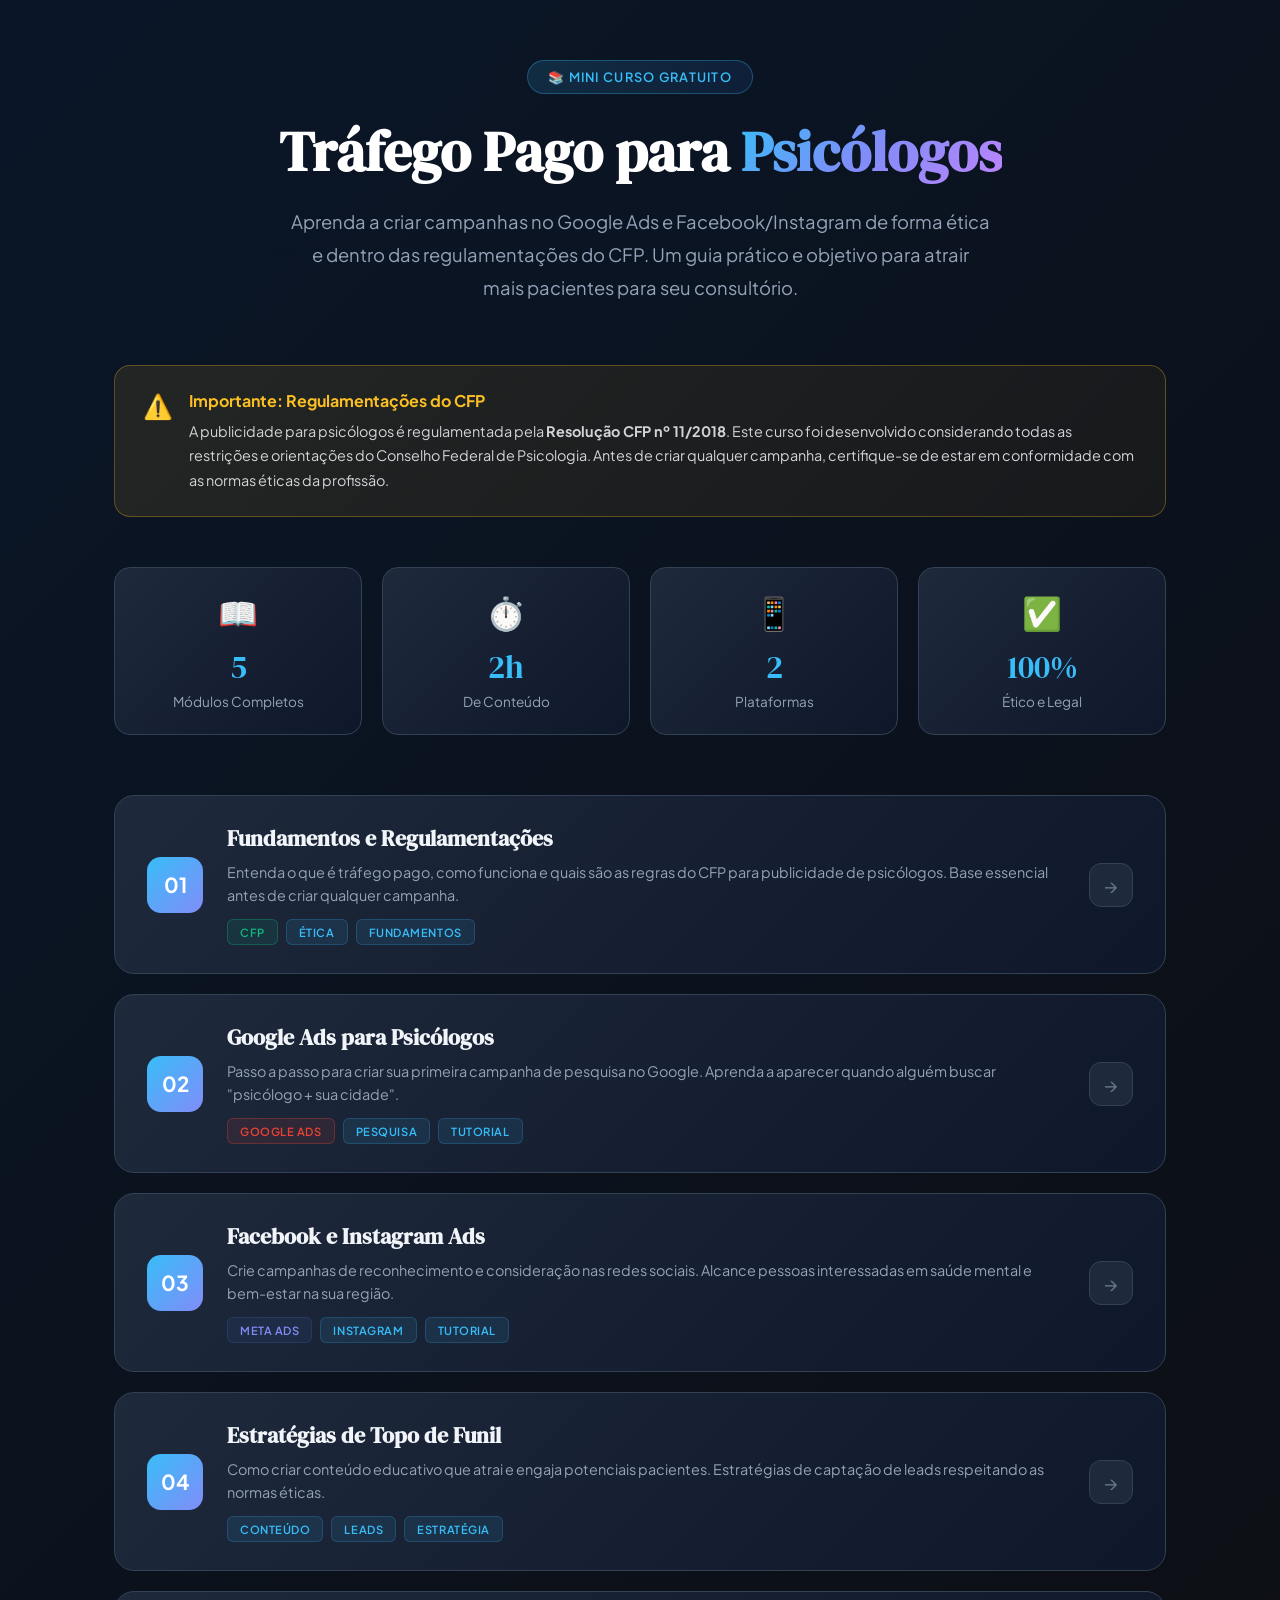
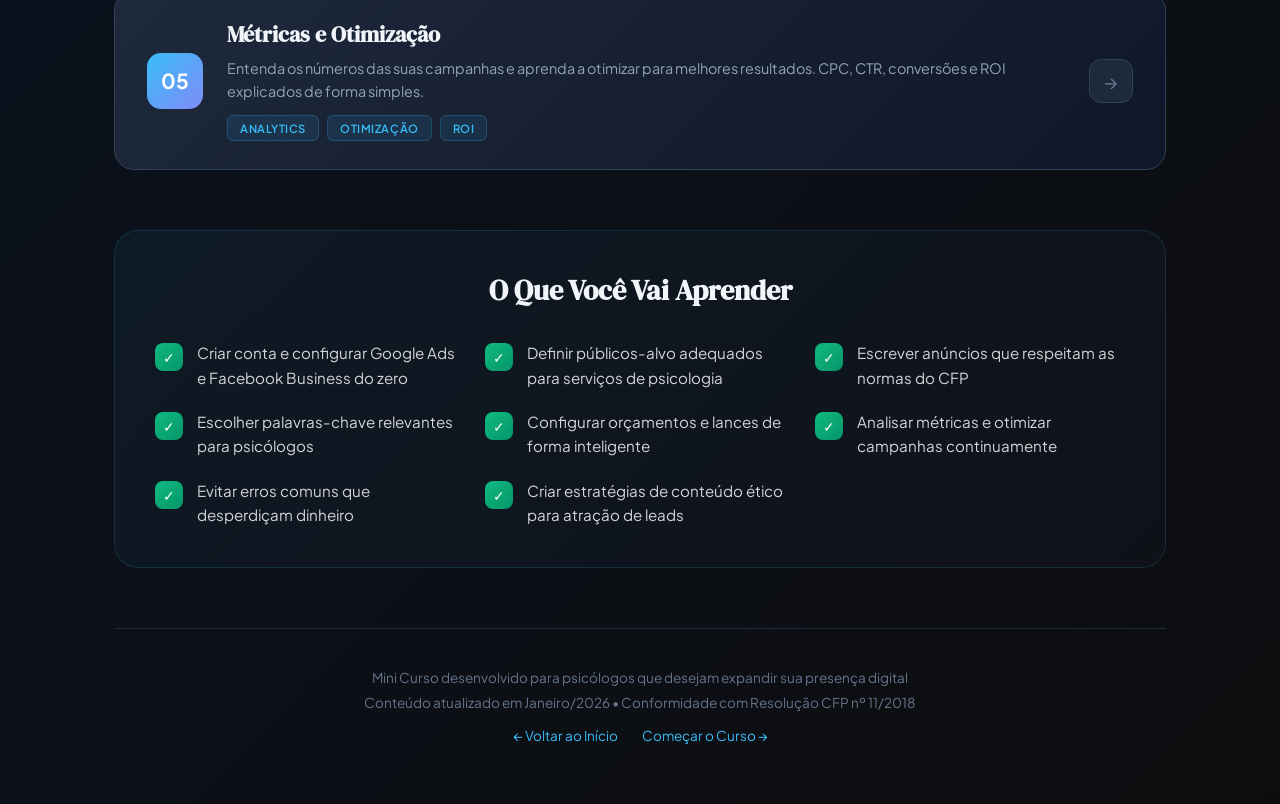
<file: consultorias/index.html>
<!DOCTYPE html>
<html lang="pt-BR">
<head>
    <meta charset="UTF-8">
    <meta name="viewport" content="width=device-width, initial-scale=1.0">
    <title>Mini Curso: Tráfego Pago para Psicólogos</title>
    <link rel="preconnect" href="https://fonts.googleapis.com">
    <link rel="preconnect" href="https://fonts.gstatic.com" crossorigin>
    <link href="https://fonts.googleapis.com/css2?family=DM+Serif+Display&family=Plus+Jakarta+Sans:wght@400;500;600;700&display=swap" rel="stylesheet">
    <style>
        * {
            margin: 0;
            padding: 0;
            box-sizing: border-box;
        }
        
        body {
            font-family: 'Plus Jakarta Sans', sans-serif;
            background: linear-gradient(135deg, #0a1628 0%, #0d0d0f 100%);
            min-height: 100vh;
            color: #fff;
        }
        
        .container {
            max-width: 1100px;
            margin: 0 auto;
            padding: 60px 24px;
        }
        
        /* Header */
        .header {
            text-align: center;
            margin-bottom: 60px;
        }
        
        .badge {
            display: inline-block;
            background: linear-gradient(135deg, rgba(56, 189, 248, 0.15) 0%, rgba(59, 130, 246, 0.1) 100%);
            border: 1px solid rgba(56, 189, 248, 0.3);
            padding: 8px 20px;
            border-radius: 50px;
            font-size: 0.8rem;
            font-weight: 600;
            letter-spacing: 0.1em;
            text-transform: uppercase;
            color: #38bdf8;
            margin-bottom: 24px;
        }
        
        h1 {
            font-family: 'DM Serif Display', serif;
            font-size: clamp(2.2rem, 5vw, 3.5rem);
            margin-bottom: 20px;
            line-height: 1.2;
        }
        
        h1 span {
            background: linear-gradient(135deg, #38bdf8 0%, #818cf8 50%, #c084fc 100%);
            -webkit-background-clip: text;
            -webkit-text-fill-color: transparent;
            background-clip: text;
        }
        
        .subtitle {
            font-size: 1.15rem;
            color: #94a3b8;
            max-width: 700px;
            margin: 0 auto;
            line-height: 1.8;
        }
        
        /* Alert Box */
        .alert-box {
            background: linear-gradient(135deg, rgba(251, 191, 36, 0.1) 0%, rgba(245, 158, 11, 0.05) 100%);
            border: 1px solid rgba(251, 191, 36, 0.3);
            border-radius: 16px;
            padding: 24px 28px;
            margin-bottom: 50px;
            display: flex;
            align-items: flex-start;
            gap: 16px;
        }
        
        .alert-icon {
            font-size: 1.5rem;
            flex-shrink: 0;
        }
        
        .alert-content h3 {
            font-size: 1rem;
            font-weight: 700;
            color: #fbbf24;
            margin-bottom: 8px;
        }
        
        .alert-content p {
            font-size: 0.9rem;
            color: #d4d4d8;
            line-height: 1.7;
        }
        
        /* Modules Grid */
        .modules-grid {
            display: grid;
            gap: 20px;
            margin-bottom: 60px;
        }
        
        .module-card {
            background: linear-gradient(135deg, #1e293b 0%, #0f172a 100%);
            border: 1px solid #334155;
            border-radius: 20px;
            padding: 28px 32px;
            display: grid;
            grid-template-columns: auto 1fr auto;
            align-items: center;
            gap: 24px;
            transition: all 0.4s ease;
            text-decoration: none;
            color: inherit;
            position: relative;
            overflow: hidden;
        }
        
        .module-card::before {
            content: '';
            position: absolute;
            top: 0;
            left: 0;
            width: 4px;
            height: 100%;
            background: linear-gradient(180deg, #38bdf8 0%, #818cf8 100%);
            opacity: 0;
            transition: opacity 0.3s ease;
        }
        
        .module-card:hover {
            transform: translateX(8px);
            border-color: #38bdf8;
            box-shadow: 0 20px 60px rgba(56, 189, 248, 0.1);
        }
        
        .module-card:hover::before {
            opacity: 1;
        }
        
        .module-number {
            width: 56px;
            height: 56px;
            background: linear-gradient(135deg, #38bdf8 0%, #818cf8 100%);
            border-radius: 14px;
            display: flex;
            align-items: center;
            justify-content: center;
            font-weight: 700;
            font-size: 1.3rem;
            color: white;
            flex-shrink: 0;
        }
        
        .module-info h2 {
            font-family: 'DM Serif Display', serif;
            font-size: 1.35rem;
            margin-bottom: 8px;
            color: #f1f5f9;
        }
        
        .module-info p {
            font-size: 0.9rem;
            color: #94a3b8;
            line-height: 1.6;
        }
        
        .module-tags {
            display: flex;
            gap: 8px;
            margin-top: 12px;
            flex-wrap: wrap;
        }
        
        .tag {
            padding: 5px 12px;
            background: rgba(56, 189, 248, 0.1);
            border: 1px solid rgba(56, 189, 248, 0.2);
            border-radius: 6px;
            font-size: 0.7rem;
            font-weight: 600;
            color: #38bdf8;
            text-transform: uppercase;
            letter-spacing: 0.05em;
        }
        
        .tag.google {
            background: rgba(234, 67, 53, 0.1);
            border-color: rgba(234, 67, 53, 0.3);
            color: #ea4335;
        }
        
        .tag.meta {
            background: rgba(59, 89, 152, 0.15);
            border-color: rgba(59, 89, 152, 0.3);
            color: #818cf8;
        }
        
        .tag.cfp {
            background: rgba(16, 185, 129, 0.1);
            border-color: rgba(16, 185, 129, 0.3);
            color: #10b981;
        }
        
        .module-arrow {
            width: 44px;
            height: 44px;
            background: #1e293b;
            border: 1px solid #334155;
            border-radius: 12px;
            display: flex;
            align-items: center;
            justify-content: center;
            font-size: 1.2rem;
            color: #64748b;
            transition: all 0.3s ease;
            flex-shrink: 0;
        }
        
        .module-card:hover .module-arrow {
            background: linear-gradient(135deg, #38bdf8 0%, #818cf8 100%);
            border-color: transparent;
            color: white;
        }
        
        /* Stats Section */
        .stats-section {
            display: grid;
            grid-template-columns: repeat(auto-fit, minmax(200px, 1fr));
            gap: 20px;
            margin-bottom: 60px;
        }
        
        .stat-card {
            background: linear-gradient(135deg, #1e293b 0%, #0f172a 100%);
            border: 1px solid #334155;
            border-radius: 16px;
            padding: 24px;
            text-align: center;
        }
        
        .stat-icon {
            font-size: 2rem;
            margin-bottom: 12px;
        }
        
        .stat-value {
            font-family: 'DM Serif Display', serif;
            font-size: 2rem;
            color: #38bdf8;
            margin-bottom: 4px;
        }
        
        .stat-label {
            font-size: 0.85rem;
            color: #94a3b8;
        }
        
        /* What You'll Learn */
        .learn-section {
            background: linear-gradient(135deg, rgba(56, 189, 248, 0.05) 0%, rgba(129, 140, 248, 0.03) 100%);
            border: 1px solid rgba(56, 189, 248, 0.15);
            border-radius: 24px;
            padding: 40px;
            margin-bottom: 60px;
        }
        
        .learn-section h2 {
            font-family: 'DM Serif Display', serif;
            font-size: 1.75rem;
            text-align: center;
            margin-bottom: 32px;
            color: #f1f5f9;
        }
        
        .learn-grid {
            display: grid;
            grid-template-columns: repeat(auto-fit, minmax(280px, 1fr));
            gap: 20px;
        }
        
        .learn-item {
            display: flex;
            align-items: flex-start;
            gap: 14px;
        }
        
        .learn-check {
            width: 28px;
            height: 28px;
            background: linear-gradient(135deg, #10b981 0%, #059669 100%);
            border-radius: 8px;
            display: flex;
            align-items: center;
            justify-content: center;
            font-size: 0.9rem;
            color: white;
            flex-shrink: 0;
            margin-top: 2px;
        }
        
        .learn-item p {
            font-size: 0.95rem;
            color: #d4d4d8;
            line-height: 1.6;
        }
        
        /* Footer */
        .footer {
            text-align: center;
            padding-top: 40px;
            border-top: 1px solid #1e293b;
        }
        
        .footer p {
            font-size: 0.85rem;
            color: #64748b;
            margin-bottom: 8px;
        }
        
        .footer-links {
            display: flex;
            justify-content: center;
            gap: 24px;
            margin-top: 16px;
        }
        
        .footer-links a {
            color: #38bdf8;
            text-decoration: none;
            font-size: 0.85rem;
            transition: color 0.3s ease;
        }
        
        .footer-links a:hover {
            color: #818cf8;
        }
        
        /* Responsive */
        @media (max-width: 768px) {
            .module-card {
                grid-template-columns: 1fr;
                text-align: center;
                gap: 16px;
            }
            
            .module-number {
                margin: 0 auto;
            }
            
            .module-arrow {
                display: none;
            }
            
            .module-tags {
                justify-content: center;
            }
            
            .alert-box {
                flex-direction: column;
                text-align: center;
            }
            
            .learn-section {
                padding: 28px 20px;
            }
        }
    </style>
</head>
<body>
    <div class="container">
        <header class="header">
            <span class="badge">📚 Mini Curso Gratuito</span>
            <h1>Tráfego Pago para <span>Psicólogos</span></h1>
            <p class="subtitle">Aprenda a criar campanhas no Google Ads e Facebook/Instagram de forma ética e dentro das regulamentações do CFP. Um guia prático e objetivo para atrair mais pacientes para seu consultório.</p>
        </header>
        
        <div class="alert-box">
            <span class="alert-icon">⚠️</span>
            <div class="alert-content">
                <h3>Importante: Regulamentações do CFP</h3>
                <p>A publicidade para psicólogos é regulamentada pela <strong>Resolução CFP nº 11/2018</strong>. Este curso foi desenvolvido considerando todas as restrições e orientações do Conselho Federal de Psicologia. Antes de criar qualquer campanha, certifique-se de estar em conformidade com as normas éticas da profissão.</p>
            </div>
        </div>
        
        <div class="stats-section">
            <div class="stat-card">
                <div class="stat-icon">📖</div>
                <div class="stat-value">5</div>
                <div class="stat-label">Módulos Completos</div>
            </div>
            <div class="stat-card">
                <div class="stat-icon">⏱️</div>
                <div class="stat-value">2h</div>
                <div class="stat-label">De Conteúdo</div>
            </div>
            <div class="stat-card">
                <div class="stat-icon">📱</div>
                <div class="stat-value">2</div>
                <div class="stat-label">Plataformas</div>
            </div>
            <div class="stat-card">
                <div class="stat-icon">✅</div>
                <div class="stat-value">100%</div>
                <div class="stat-label">Ético e Legal</div>
            </div>
        </div>
        
        <div class="modules-grid">
            <a href="modulo-1-fundamentos/index.html" class="module-card">
                <div class="module-number">01</div>
                <div class="module-info">
                    <h2>Fundamentos e Regulamentações</h2>
                    <p>Entenda o que é tráfego pago, como funciona e quais são as regras do CFP para publicidade de psicólogos. Base essencial antes de criar qualquer campanha.</p>
                    <div class="module-tags">
                        <span class="tag cfp">CFP</span>
                        <span class="tag">Ética</span>
                        <span class="tag">Fundamentos</span>
                    </div>
                </div>
                <div class="module-arrow">→</div>
            </a>
            
            <a href="modulo-2-google-ads/index.html" class="module-card">
                <div class="module-number">02</div>
                <div class="module-info">
                    <h2>Google Ads para Psicólogos</h2>
                    <p>Passo a passo para criar sua primeira campanha de pesquisa no Google. Aprenda a aparecer quando alguém buscar "psicólogo + sua cidade".</p>
                    <div class="module-tags">
                        <span class="tag google">Google Ads</span>
                        <span class="tag">Pesquisa</span>
                        <span class="tag">Tutorial</span>
                    </div>
                </div>
                <div class="module-arrow">→</div>
            </a>
            
            <a href="modulo-3-facebook-ads/index.html" class="module-card">
                <div class="module-number">03</div>
                <div class="module-info">
                    <h2>Facebook e Instagram Ads</h2>
                    <p>Crie campanhas de reconhecimento e consideração nas redes sociais. Alcance pessoas interessadas em saúde mental e bem-estar na sua região.</p>
                    <div class="module-tags">
                        <span class="tag meta">Meta Ads</span>
                        <span class="tag">Instagram</span>
                        <span class="tag">Tutorial</span>
                    </div>
                </div>
                <div class="module-arrow">→</div>
            </a>
            
            <a href="modulo-4-topo-funil/index.html" class="module-card">
                <div class="module-number">04</div>
                <div class="module-info">
                    <h2>Estratégias de Topo de Funil</h2>
                    <p>Como criar conteúdo educativo que atrai e engaja potenciais pacientes. Estratégias de captação de leads respeitando as normas éticas.</p>
                    <div class="module-tags">
                        <span class="tag">Conteúdo</span>
                        <span class="tag">Leads</span>
                        <span class="tag">Estratégia</span>
                    </div>
                </div>
                <div class="module-arrow">→</div>
            </a>
            
            <a href="modulo-5-metricas/index.html" class="module-card">
                <div class="module-number">05</div>
                <div class="module-info">
                    <h2>Métricas e Otimização</h2>
                    <p>Entenda os números das suas campanhas e aprenda a otimizar para melhores resultados. CPC, CTR, conversões e ROI explicados de forma simples.</p>
                    <div class="module-tags">
                        <span class="tag">Analytics</span>
                        <span class="tag">Otimização</span>
                        <span class="tag">ROI</span>
                    </div>
                </div>
                <div class="module-arrow">→</div>
            </a>
        </div>
        
        <div class="learn-section">
            <h2>O Que Você Vai Aprender</h2>
            <div class="learn-grid">
                <div class="learn-item">
                    <div class="learn-check">✓</div>
                    <p>Criar conta e configurar Google Ads e Facebook Business do zero</p>
                </div>
                <div class="learn-item">
                    <div class="learn-check">✓</div>
                    <p>Definir públicos-alvo adequados para serviços de psicologia</p>
                </div>
                <div class="learn-item">
                    <div class="learn-check">✓</div>
                    <p>Escrever anúncios que respeitam as normas do CFP</p>
                </div>
                <div class="learn-item">
                    <div class="learn-check">✓</div>
                    <p>Escolher palavras-chave relevantes para psicólogos</p>
                </div>
                <div class="learn-item">
                    <div class="learn-check">✓</div>
                    <p>Configurar orçamentos e lances de forma inteligente</p>
                </div>
                <div class="learn-item">
                    <div class="learn-check">✓</div>
                    <p>Analisar métricas e otimizar campanhas continuamente</p>
                </div>
                <div class="learn-item">
                    <div class="learn-check">✓</div>
                    <p>Evitar erros comuns que desperdiçam dinheiro</p>
                </div>
                <div class="learn-item">
                    <div class="learn-check">✓</div>
                    <p>Criar estratégias de conteúdo ético para atração de leads</p>
                </div>
            </div>
        </div>
        
        <footer class="footer">
            <p>Mini Curso desenvolvido para psicólogos que desejam expandir sua presença digital</p>
            <p>Conteúdo atualizado em Janeiro/2026 • Conformidade com Resolução CFP nº 11/2018</p>
            <div class="footer-links">
                <a href="../index.html">← Voltar ao Início</a>
                <a href="modulo-1-fundamentos/index.html">Começar o Curso →</a>
            </div>
        </footer>
    </div>
</body>
</html>
</file>
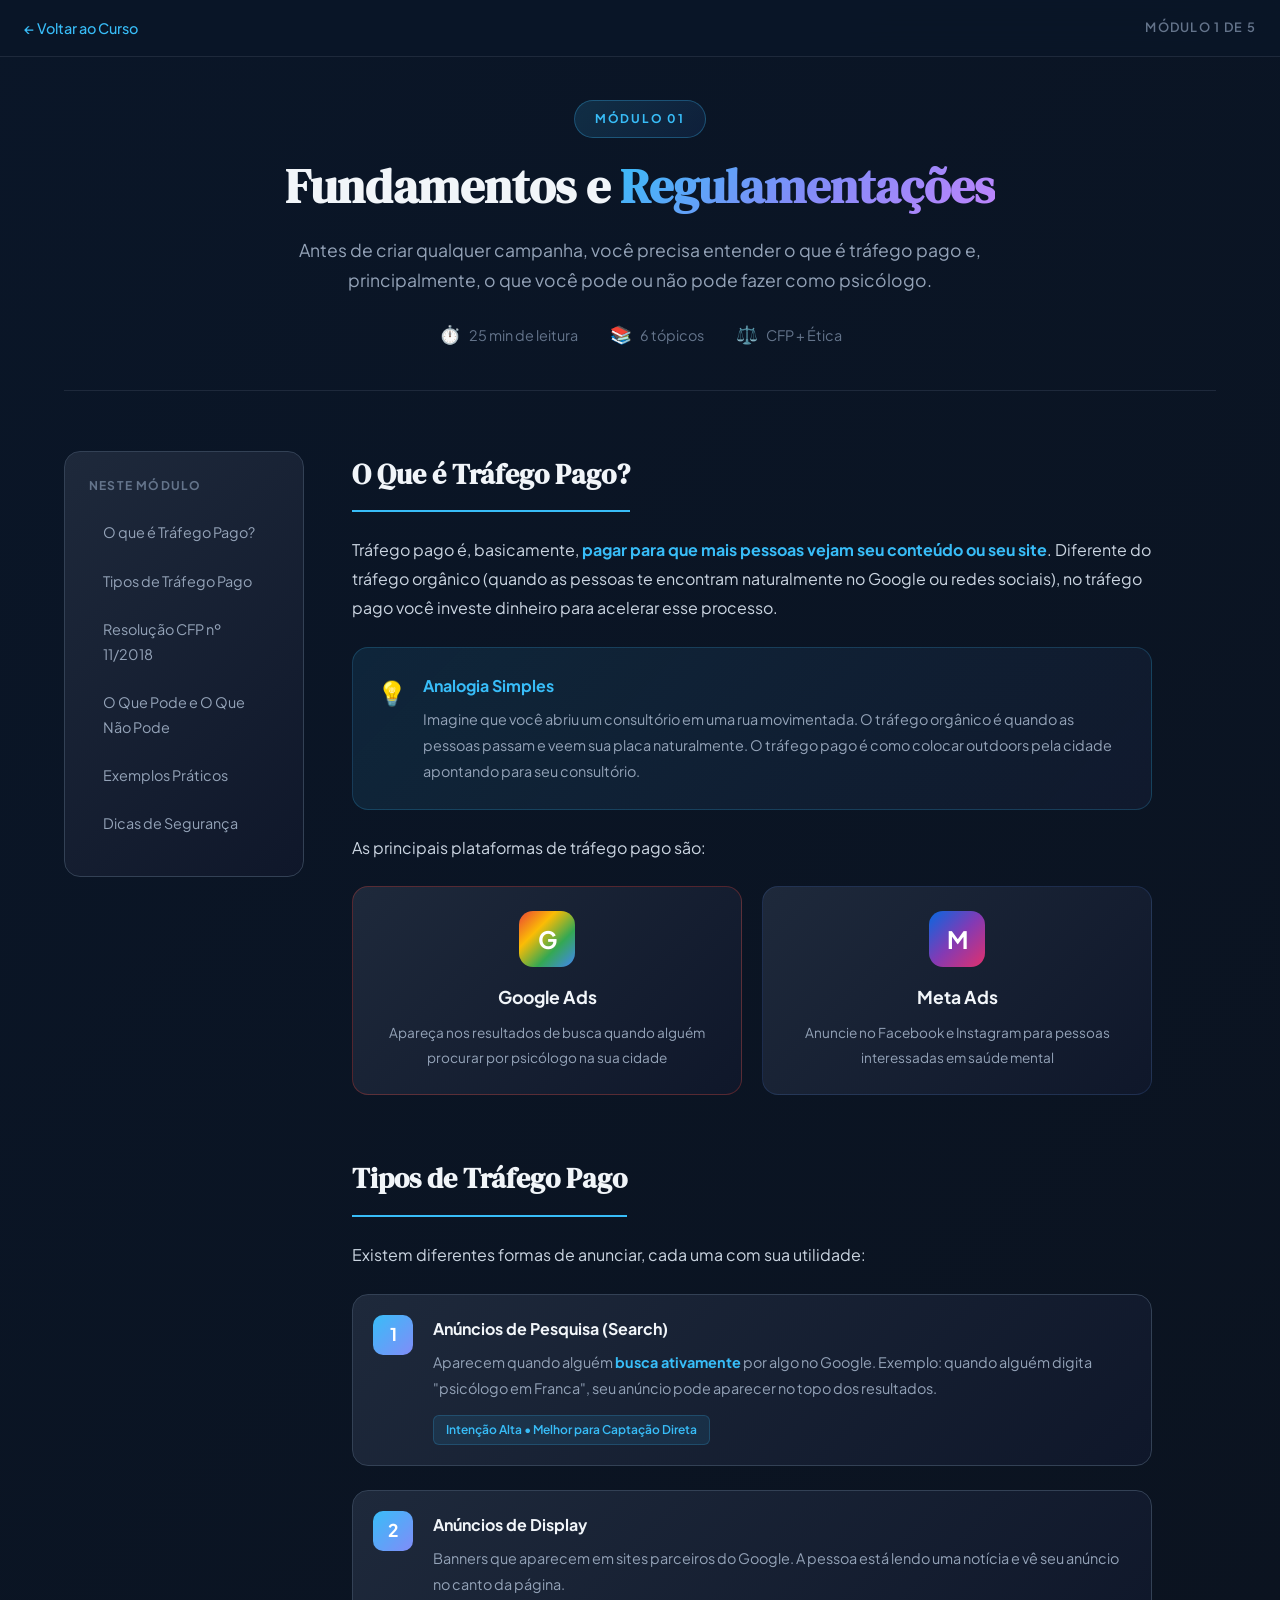
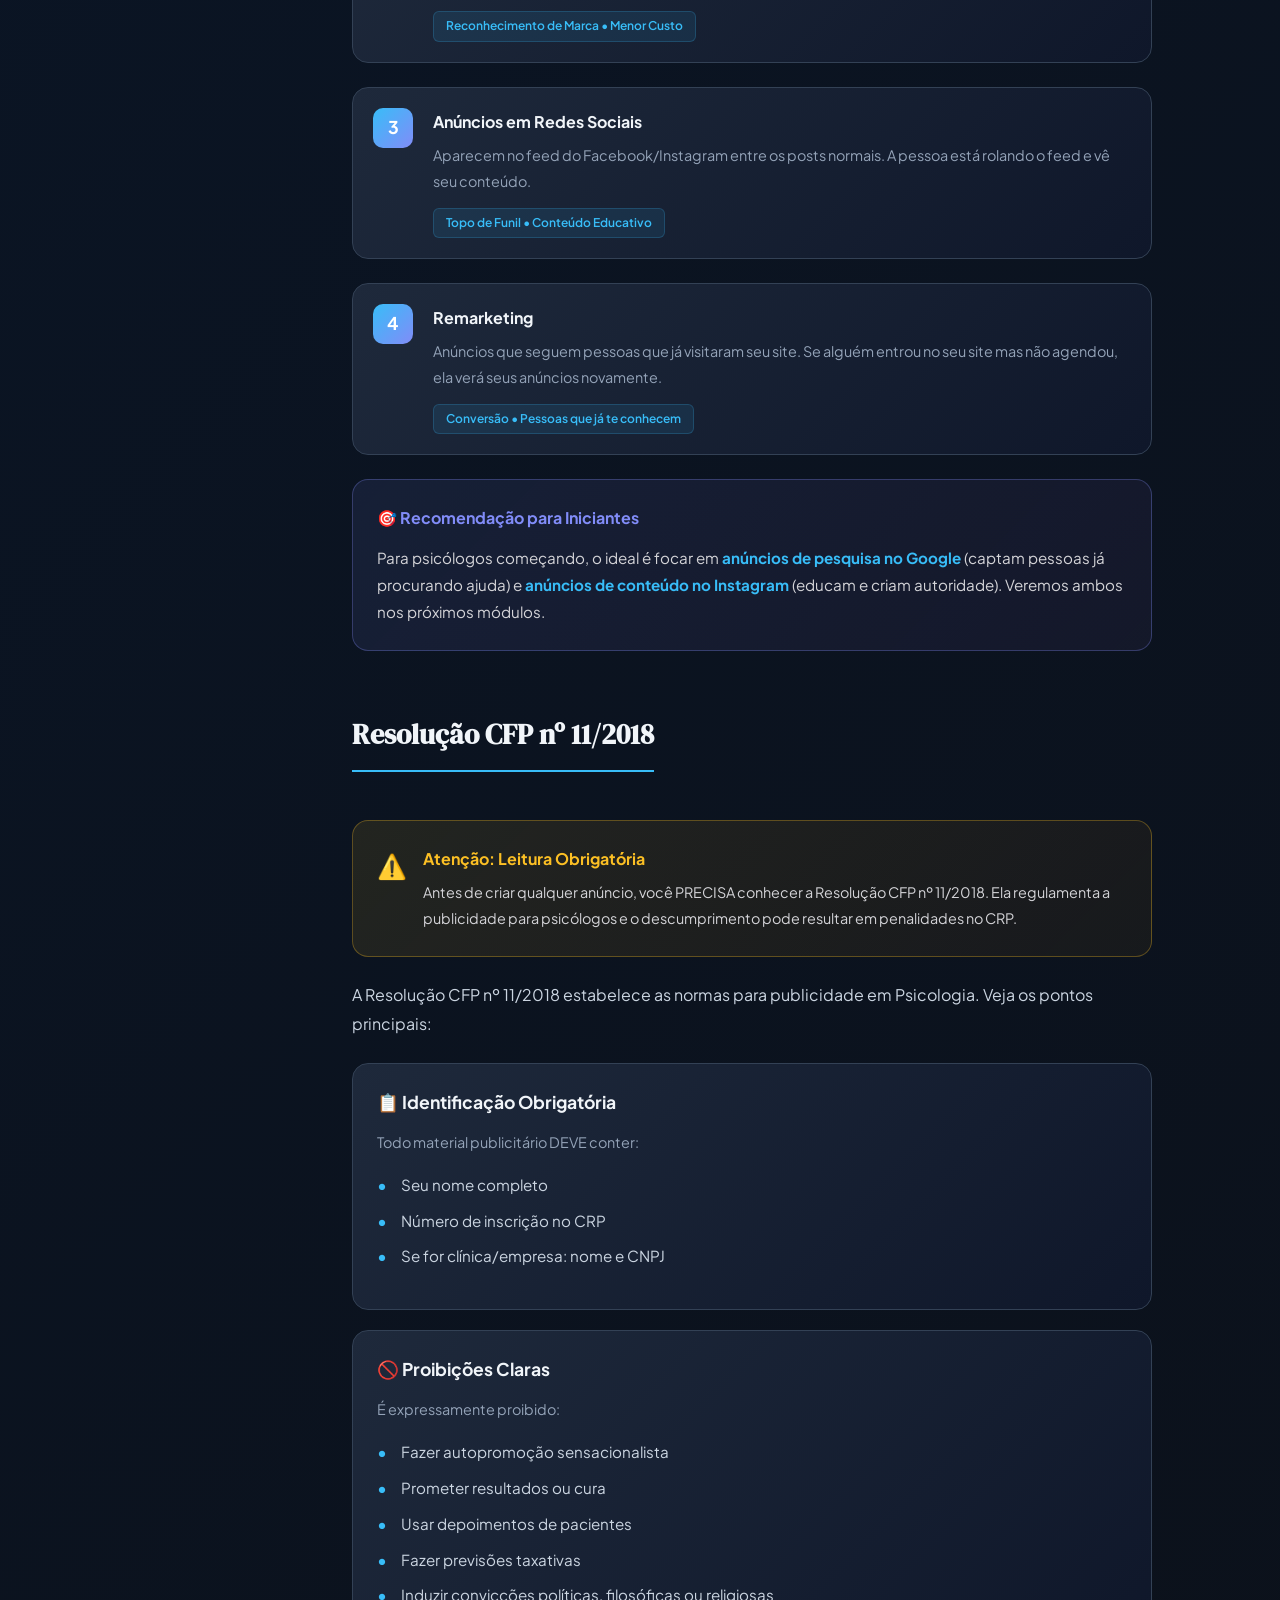
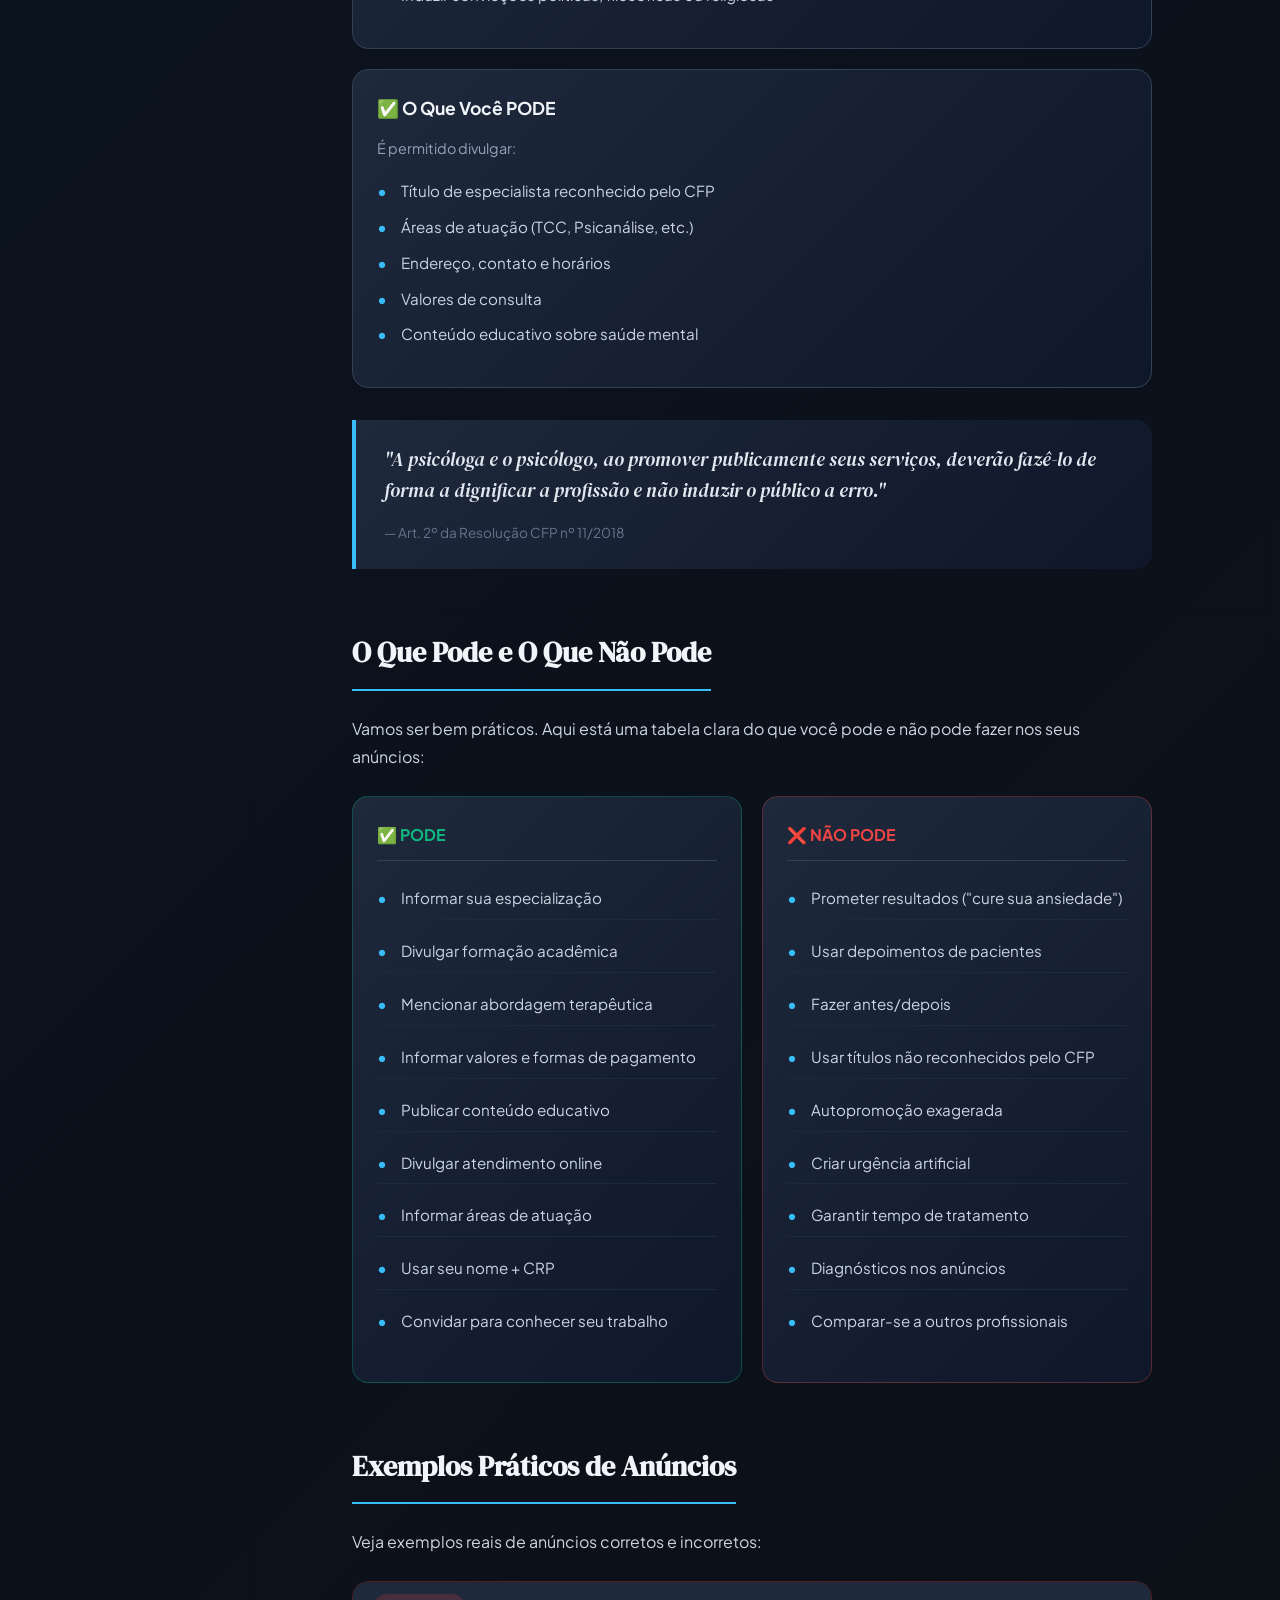
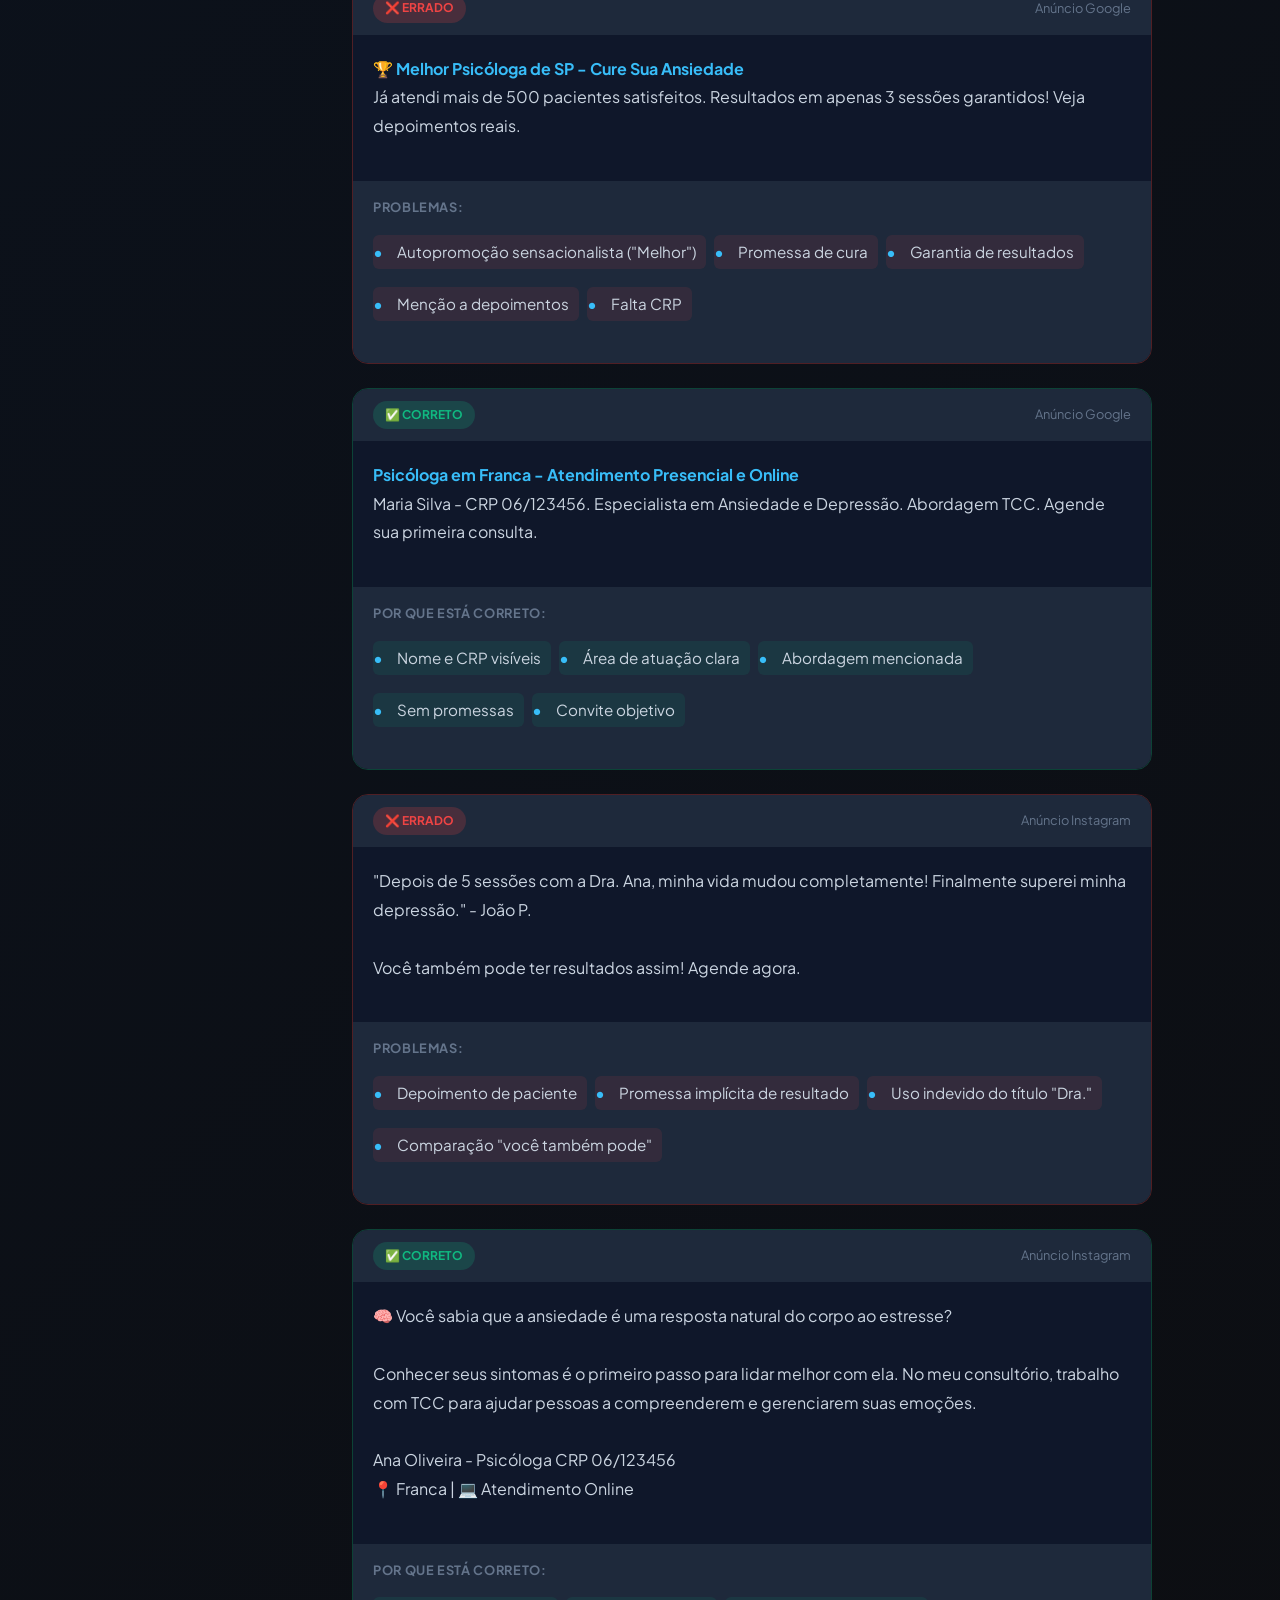
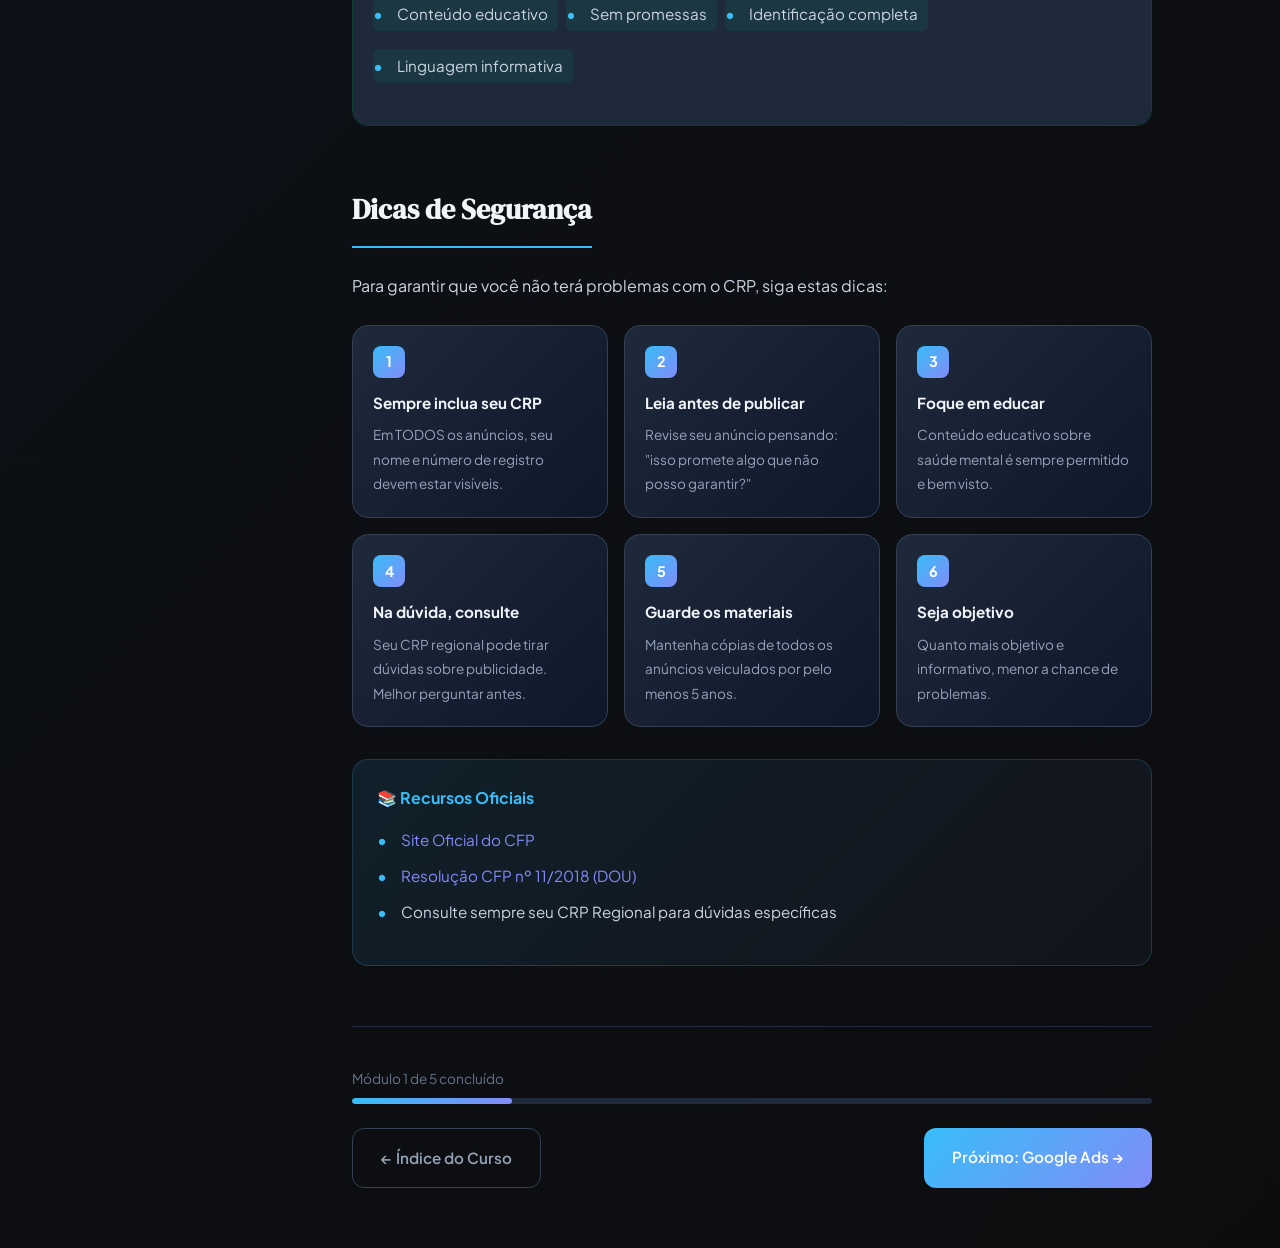
<file: consultorias/modulo-1-fundamentos/index.html>
<!DOCTYPE html>
<html lang="pt-BR">
<head>
    <meta charset="UTF-8">
    <meta name="viewport" content="width=device-width, initial-scale=1.0">
    <title>Módulo 1: Fundamentos e Regulamentações | Tráfego Pago para Psicólogos</title>
    <link rel="preconnect" href="https://fonts.googleapis.com">
    <link rel="preconnect" href="https://fonts.gstatic.com" crossorigin>
    <link href="https://fonts.googleapis.com/css2?family=DM+Serif+Display&family=Plus+Jakarta+Sans:wght@400;500;600;700&family=JetBrains+Mono:wght@400;500&display=swap" rel="stylesheet">
    <link rel="stylesheet" href="../styles/course.css">
</head>
<body>
    <nav class="top-nav">
        <a href="../index.html" class="nav-back">← Voltar ao Curso</a>
        <span class="nav-module">Módulo 1 de 5</span>
    </nav>
    
    <div class="container">
        <header class="module-header">
            <span class="module-badge">Módulo 01</span>
            <h1>Fundamentos e <span>Regulamentações</span></h1>
            <p class="module-subtitle">Antes de criar qualquer campanha, você precisa entender o que é tráfego pago e, principalmente, o que você pode ou não pode fazer como psicólogo.</p>
            
            <div class="module-meta">
                <div class="meta-item">
                    <span class="meta-icon">⏱️</span>
                    <span>25 min de leitura</span>
                </div>
                <div class="meta-item">
                    <span class="meta-icon">📚</span>
                    <span>6 tópicos</span>
                </div>
                <div class="meta-item">
                    <span class="meta-icon">⚖️</span>
                    <span>CFP + Ética</span>
                </div>
            </div>
        </header>
        
        <div class="content-wrapper">
            <aside class="table-of-contents">
                <h3>Neste Módulo</h3>
                <ul>
                    <li><a href="#o-que-e">O que é Tráfego Pago?</a></li>
                    <li><a href="#tipos">Tipos de Tráfego Pago</a></li>
                    <li><a href="#cfp">Resolução CFP nº 11/2018</a></li>
                    <li><a href="#pode-nao-pode">O Que Pode e O Que Não Pode</a></li>
                    <li><a href="#exemplos">Exemplos Práticos</a></li>
                    <li><a href="#dicas">Dicas de Segurança</a></li>
                </ul>
            </aside>
            
            <main class="content">
                <section id="o-que-e" class="content-section">
                    <h2>O Que é Tráfego Pago?</h2>
                    
                    <p>Tráfego pago é, basicamente, <strong>pagar para que mais pessoas vejam seu conteúdo ou seu site</strong>. Diferente do tráfego orgânico (quando as pessoas te encontram naturalmente no Google ou redes sociais), no tráfego pago você investe dinheiro para acelerar esse processo.</p>
                    
                    <div class="info-box">
                        <div class="info-icon">💡</div>
                        <div class="info-content">
                            <h4>Analogia Simples</h4>
                            <p>Imagine que você abriu um consultório em uma rua movimentada. O tráfego orgânico é quando as pessoas passam e veem sua placa naturalmente. O tráfego pago é como colocar outdoors pela cidade apontando para seu consultório.</p>
                        </div>
                    </div>
                    
                    <p>As principais plataformas de tráfego pago são:</p>
                    
                    <div class="platforms-grid">
                        <div class="platform-card google">
                            <div class="platform-logo">G</div>
                            <h4>Google Ads</h4>
                            <p>Apareça nos resultados de busca quando alguém procurar por psicólogo na sua cidade</p>
                        </div>
                        <div class="platform-card meta">
                            <div class="platform-logo">M</div>
                            <h4>Meta Ads</h4>
                            <p>Anuncie no Facebook e Instagram para pessoas interessadas em saúde mental</p>
                        </div>
                    </div>
                </section>
                
                <section id="tipos" class="content-section">
                    <h2>Tipos de Tráfego Pago</h2>
                    
                    <p>Existem diferentes formas de anunciar, cada uma com sua utilidade:</p>
                    
                    <div class="types-list">
                        <div class="type-item">
                            <div class="type-number">1</div>
                            <div class="type-content">
                                <h4>Anúncios de Pesquisa (Search)</h4>
                                <p>Aparecem quando alguém <strong>busca ativamente</strong> por algo no Google. Exemplo: quando alguém digita "psicólogo em Franca", seu anúncio pode aparecer no topo dos resultados.</p>
                                <span class="type-tag">Intenção Alta • Melhor para Captação Direta</span>
                            </div>
                        </div>
                        
                        <div class="type-item">
                            <div class="type-number">2</div>
                            <div class="type-content">
                                <h4>Anúncios de Display</h4>
                                <p>Banners que aparecem em sites parceiros do Google. A pessoa está lendo uma notícia e vê seu anúncio no canto da página.</p>
                                <span class="type-tag">Reconhecimento de Marca • Menor Custo</span>
                            </div>
                        </div>
                        
                        <div class="type-item">
                            <div class="type-number">3</div>
                            <div class="type-content">
                                <h4>Anúncios em Redes Sociais</h4>
                                <p>Aparecem no feed do Facebook/Instagram entre os posts normais. A pessoa está rolando o feed e vê seu conteúdo.</p>
                                <span class="type-tag">Topo de Funil • Conteúdo Educativo</span>
                            </div>
                        </div>
                        
                        <div class="type-item">
                            <div class="type-number">4</div>
                            <div class="type-content">
                                <h4>Remarketing</h4>
                                <p>Anúncios que seguem pessoas que já visitaram seu site. Se alguém entrou no seu site mas não agendou, ela verá seus anúncios novamente.</p>
                                <span class="type-tag">Conversão • Pessoas que já te conhecem</span>
                            </div>
                        </div>
                    </div>
                    
                    <div class="recommendation-box">
                        <h4>🎯 Recomendação para Iniciantes</h4>
                        <p>Para psicólogos começando, o ideal é focar em <strong>anúncios de pesquisa no Google</strong> (captam pessoas já procurando ajuda) e <strong>anúncios de conteúdo no Instagram</strong> (educam e criam autoridade). Veremos ambos nos próximos módulos.</p>
                    </div>
                </section>
                
                <section id="cfp" class="content-section">
                    <h2>Resolução CFP nº 11/2018</h2>
                    
                    <div class="warning-box">
                        <div class="warning-icon">⚠️</div>
                        <div class="warning-content">
                            <h4>Atenção: Leitura Obrigatória</h4>
                            <p>Antes de criar qualquer anúncio, você PRECISA conhecer a Resolução CFP nº 11/2018. Ela regulamenta a publicidade para psicólogos e o descumprimento pode resultar em penalidades no CRP.</p>
                        </div>
                    </div>
                    
                    <p>A Resolução CFP nº 11/2018 estabelece as normas para publicidade em Psicologia. Veja os pontos principais:</p>
                    
                    <div class="cfp-points">
                        <div class="cfp-point">
                            <h4>📋 Identificação Obrigatória</h4>
                            <p>Todo material publicitário DEVE conter:</p>
                            <ul>
                                <li>Seu nome completo</li>
                                <li>Número de inscrição no CRP</li>
                                <li>Se for clínica/empresa: nome e CNPJ</li>
                            </ul>
                        </div>
                        
                        <div class="cfp-point">
                            <h4>🚫 Proibições Claras</h4>
                            <p>É expressamente proibido:</p>
                            <ul>
                                <li>Fazer autopromoção sensacionalista</li>
                                <li>Prometer resultados ou cura</li>
                                <li>Usar depoimentos de pacientes</li>
                                <li>Fazer previsões taxativas</li>
                                <li>Induzir convicções políticas, filosóficas ou religiosas</li>
                            </ul>
                        </div>
                        
                        <div class="cfp-point">
                            <h4>✅ O Que Você PODE</h4>
                            <p>É permitido divulgar:</p>
                            <ul>
                                <li>Título de especialista reconhecido pelo CFP</li>
                                <li>Áreas de atuação (TCC, Psicanálise, etc.)</li>
                                <li>Endereço, contato e horários</li>
                                <li>Valores de consulta</li>
                                <li>Conteúdo educativo sobre saúde mental</li>
                            </ul>
                        </div>
                    </div>
                    
                    <div class="quote-box">
                        <blockquote>
                            "A psicóloga e o psicólogo, ao promover publicamente seus serviços, deverão fazê-lo de forma a dignificar a profissão e não induzir o público a erro."
                        </blockquote>
                        <cite>— Art. 2º da Resolução CFP nº 11/2018</cite>
                    </div>
                </section>
                
                <section id="pode-nao-pode" class="content-section">
                    <h2>O Que Pode e O Que Não Pode</h2>
                    
                    <p>Vamos ser bem práticos. Aqui está uma tabela clara do que você pode e não pode fazer nos seus anúncios:</p>
                    
                    <div class="comparison-table">
                        <div class="table-column pode">
                            <h4>✅ PODE</h4>
                            <ul>
                                <li>Informar sua especialização</li>
                                <li>Divulgar formação acadêmica</li>
                                <li>Mencionar abordagem terapêutica</li>
                                <li>Informar valores e formas de pagamento</li>
                                <li>Publicar conteúdo educativo</li>
                                <li>Divulgar atendimento online</li>
                                <li>Informar áreas de atuação</li>
                                <li>Usar seu nome + CRP</li>
                                <li>Convidar para conhecer seu trabalho</li>
                            </ul>
                        </div>
                        <div class="table-column nao-pode">
                            <h4>❌ NÃO PODE</h4>
                            <ul>
                                <li>Prometer resultados ("cure sua ansiedade")</li>
                                <li>Usar depoimentos de pacientes</li>
                                <li>Fazer antes/depois</li>
                                <li>Usar títulos não reconhecidos pelo CFP</li>
                                <li>Autopromoção exagerada</li>
                                <li>Criar urgência artificial</li>
                                <li>Garantir tempo de tratamento</li>
                                <li>Diagnósticos nos anúncios</li>
                                <li>Comparar-se a outros profissionais</li>
                            </ul>
                        </div>
                    </div>
                </section>
                
                <section id="exemplos" class="content-section">
                    <h2>Exemplos Práticos de Anúncios</h2>
                    
                    <p>Veja exemplos reais de anúncios corretos e incorretos:</p>
                    
                    <div class="example-box wrong">
                        <div class="example-header">
                            <span class="example-tag">❌ ERRADO</span>
                            <span class="example-title">Anúncio Google</span>
                        </div>
                        <div class="example-content">
                            <p class="example-ad">
                                <strong>🏆 Melhor Psicóloga de SP - Cure Sua Ansiedade</strong><br>
                                Já atendi mais de 500 pacientes satisfeitos. Resultados em apenas 3 sessões garantidos! Veja depoimentos reais.
                            </p>
                        </div>
                        <div class="example-problems">
                            <h5>Problemas:</h5>
                            <ul>
                                <li>Autopromoção sensacionalista ("Melhor")</li>
                                <li>Promessa de cura</li>
                                <li>Garantia de resultados</li>
                                <li>Menção a depoimentos</li>
                                <li>Falta CRP</li>
                            </ul>
                        </div>
                    </div>
                    
                    <div class="example-box correct">
                        <div class="example-header">
                            <span class="example-tag">✅ CORRETO</span>
                            <span class="example-title">Anúncio Google</span>
                        </div>
                        <div class="example-content">
                            <p class="example-ad">
                                <strong>Psicóloga em Franca - Atendimento Presencial e Online</strong><br>
                                Maria Silva - CRP 06/123456. Especialista em Ansiedade e Depressão. Abordagem TCC. Agende sua primeira consulta.
                            </p>
                        </div>
                        <div class="example-correct-points">
                            <h5>Por que está correto:</h5>
                            <ul>
                                <li>Nome e CRP visíveis</li>
                                <li>Área de atuação clara</li>
                                <li>Abordagem mencionada</li>
                                <li>Sem promessas</li>
                                <li>Convite objetivo</li>
                            </ul>
                        </div>
                    </div>
                    
                    <div class="example-box wrong">
                        <div class="example-header">
                            <span class="example-tag">❌ ERRADO</span>
                            <span class="example-title">Anúncio Instagram</span>
                        </div>
                        <div class="example-content">
                            <p class="example-ad">
                                "Depois de 5 sessões com a Dra. Ana, minha vida mudou completamente! Finalmente superei minha depressão." - João P.<br><br>
                                Você também pode ter resultados assim! Agende agora.
                            </p>
                        </div>
                        <div class="example-problems">
                            <h5>Problemas:</h5>
                            <ul>
                                <li>Depoimento de paciente</li>
                                <li>Promessa implícita de resultado</li>
                                <li>Uso indevido do título "Dra."</li>
                                <li>Comparação "você também pode"</li>
                            </ul>
                        </div>
                    </div>
                    
                    <div class="example-box correct">
                        <div class="example-header">
                            <span class="example-tag">✅ CORRETO</span>
                            <span class="example-title">Anúncio Instagram</span>
                        </div>
                        <div class="example-content">
                            <p class="example-ad">
                                🧠 Você sabia que a ansiedade é uma resposta natural do corpo ao estresse?<br><br>
                                Conhecer seus sintomas é o primeiro passo para lidar melhor com ela. No meu consultório, trabalho com TCC para ajudar pessoas a compreenderem e gerenciarem suas emoções.<br><br>
                                Ana Oliveira - Psicóloga CRP 06/123456<br>
                                📍 Franca | 💻 Atendimento Online
                            </p>
                        </div>
                        <div class="example-correct-points">
                            <h5>Por que está correto:</h5>
                            <ul>
                                <li>Conteúdo educativo</li>
                                <li>Sem promessas</li>
                                <li>Identificação completa</li>
                                <li>Linguagem informativa</li>
                            </ul>
                        </div>
                    </div>
                </section>
                
                <section id="dicas" class="content-section">
                    <h2>Dicas de Segurança</h2>
                    
                    <p>Para garantir que você não terá problemas com o CRP, siga estas dicas:</p>
                    
                    <div class="tips-grid">
                        <div class="tip-card">
                            <div class="tip-number">1</div>
                            <h4>Sempre inclua seu CRP</h4>
                            <p>Em TODOS os anúncios, seu nome e número de registro devem estar visíveis.</p>
                        </div>
                        
                        <div class="tip-card">
                            <div class="tip-number">2</div>
                            <h4>Leia antes de publicar</h4>
                            <p>Revise seu anúncio pensando: "isso promete algo que não posso garantir?"</p>
                        </div>
                        
                        <div class="tip-card">
                            <div class="tip-number">3</div>
                            <h4>Foque em educar</h4>
                            <p>Conteúdo educativo sobre saúde mental é sempre permitido e bem visto.</p>
                        </div>
                        
                        <div class="tip-card">
                            <div class="tip-number">4</div>
                            <h4>Na dúvida, consulte</h4>
                            <p>Seu CRP regional pode tirar dúvidas sobre publicidade. Melhor perguntar antes.</p>
                        </div>
                        
                        <div class="tip-card">
                            <div class="tip-number">5</div>
                            <h4>Guarde os materiais</h4>
                            <p>Mantenha cópias de todos os anúncios veiculados por pelo menos 5 anos.</p>
                        </div>
                        
                        <div class="tip-card">
                            <div class="tip-number">6</div>
                            <h4>Seja objetivo</h4>
                            <p>Quanto mais objetivo e informativo, menor a chance de problemas.</p>
                        </div>
                    </div>
                    
                    <div class="resource-box">
                        <h4>📚 Recursos Oficiais</h4>
                        <ul>
                            <li><a href="https://site.cfp.org.br" target="_blank">Site Oficial do CFP</a></li>
                            <li><a href="https://www.in.gov.br/materia/-/asset_publisher/Kujrw0TZC2Mb/content/id/57628920" target="_blank">Resolução CFP nº 11/2018 (DOU)</a></li>
                            <li>Consulte sempre seu CRP Regional para dúvidas específicas</li>
                        </ul>
                    </div>
                </section>
                
                <div class="module-footer">
                    <div class="progress-info">
                        <span>Módulo 1 de 5 concluído</span>
                        <div class="progress-bar">
                            <div class="progress-fill" style="width: 20%"></div>
                        </div>
                    </div>
                    
                    <div class="nav-buttons">
                        <a href="../index.html" class="nav-btn secondary">← Índice do Curso</a>
                        <a href="../modulo-2-google-ads/index.html" class="nav-btn primary">Próximo: Google Ads →</a>
                    </div>
                </div>
            </main>
        </div>
    </div>
    
    <script>
        // Smooth scroll for TOC links
        document.querySelectorAll('.table-of-contents a').forEach(link => {
            link.addEventListener('click', function(e) {
                e.preventDefault();
                const target = document.querySelector(this.getAttribute('href'));
                if (target) {
                    target.scrollIntoView({ behavior: 'smooth', block: 'start' });
                }
            });
        });
        
        // Highlight current section in TOC
        const sections = document.querySelectorAll('.content-section');
        const tocLinks = document.querySelectorAll('.table-of-contents a');
        
        window.addEventListener('scroll', () => {
            let current = '';
            sections.forEach(section => {
                const sectionTop = section.offsetTop;
                if (scrollY >= sectionTop - 200) {
                    current = section.getAttribute('id');
                }
            });
            
            tocLinks.forEach(link => {
                link.classList.remove('active');
                if (link.getAttribute('href') === '#' + current) {
                    link.classList.add('active');
                }
            });
        });
    </script>
</body>
</html>
</file>
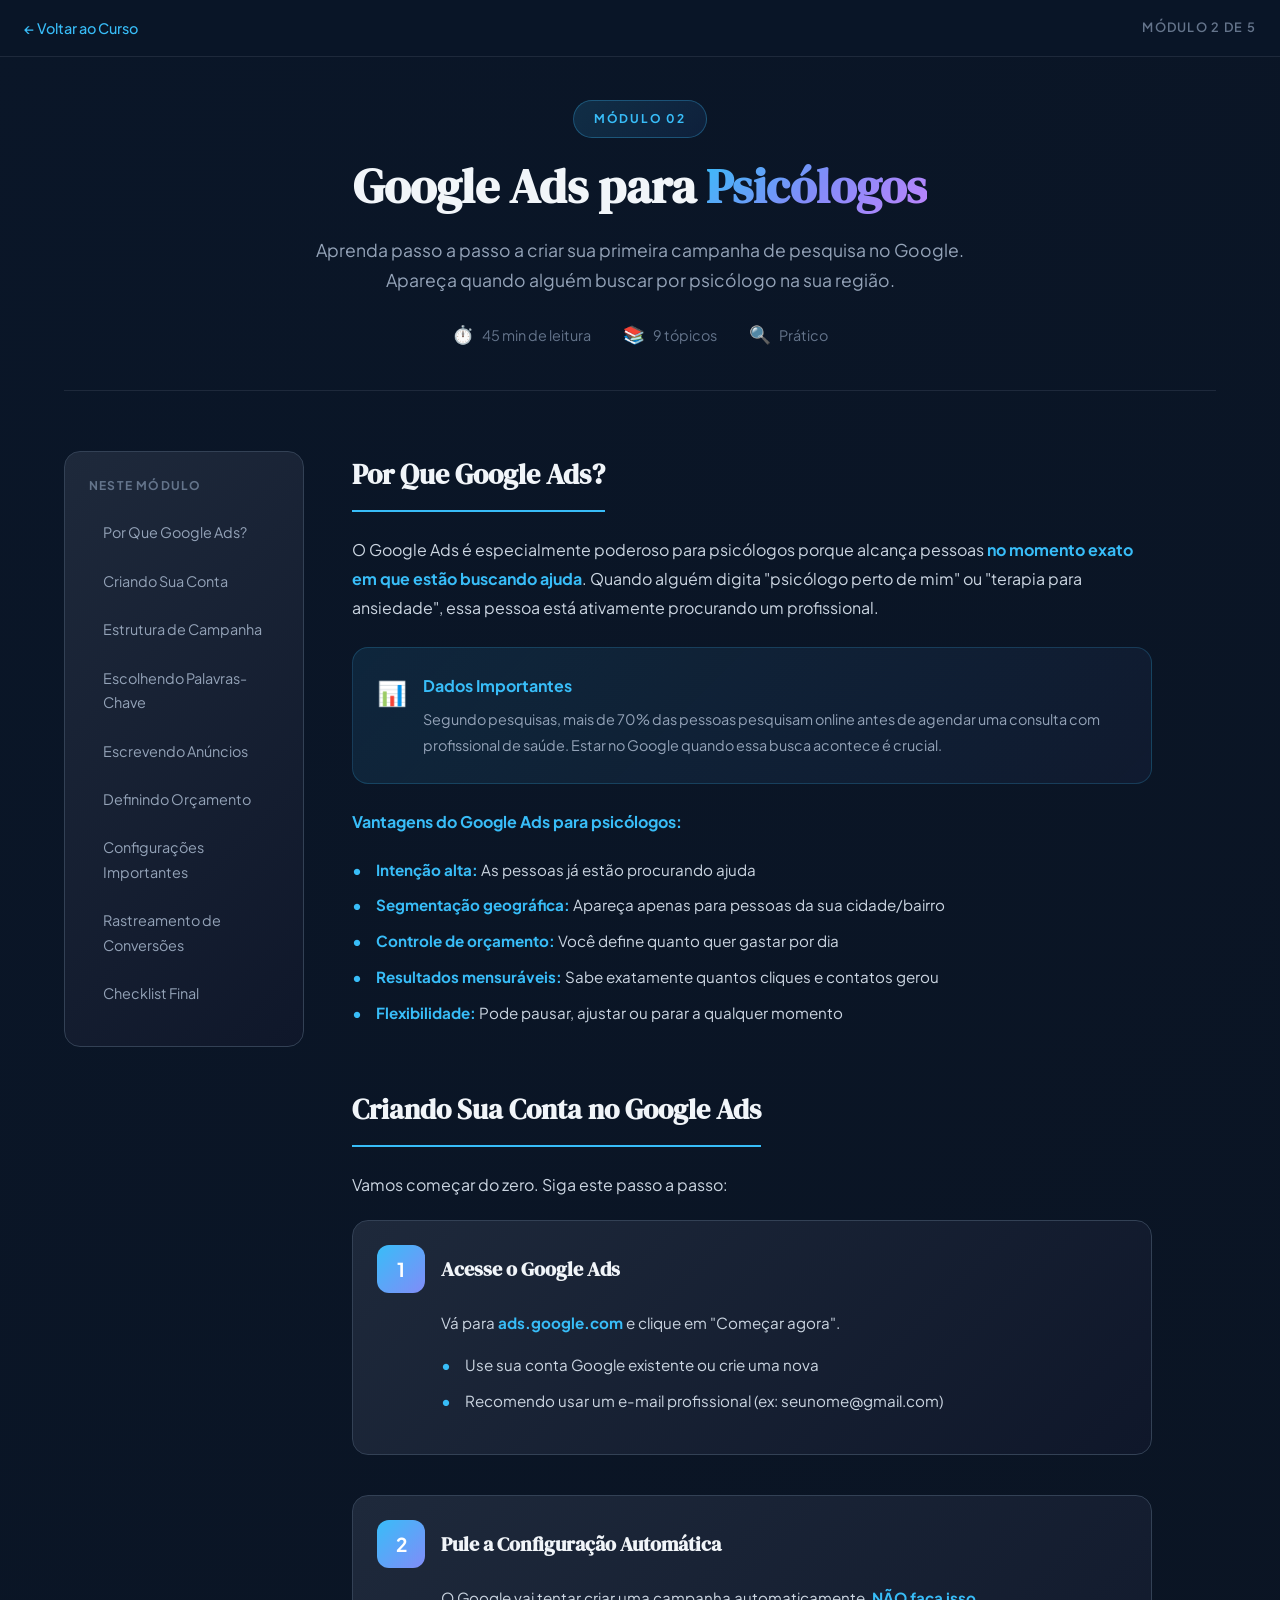
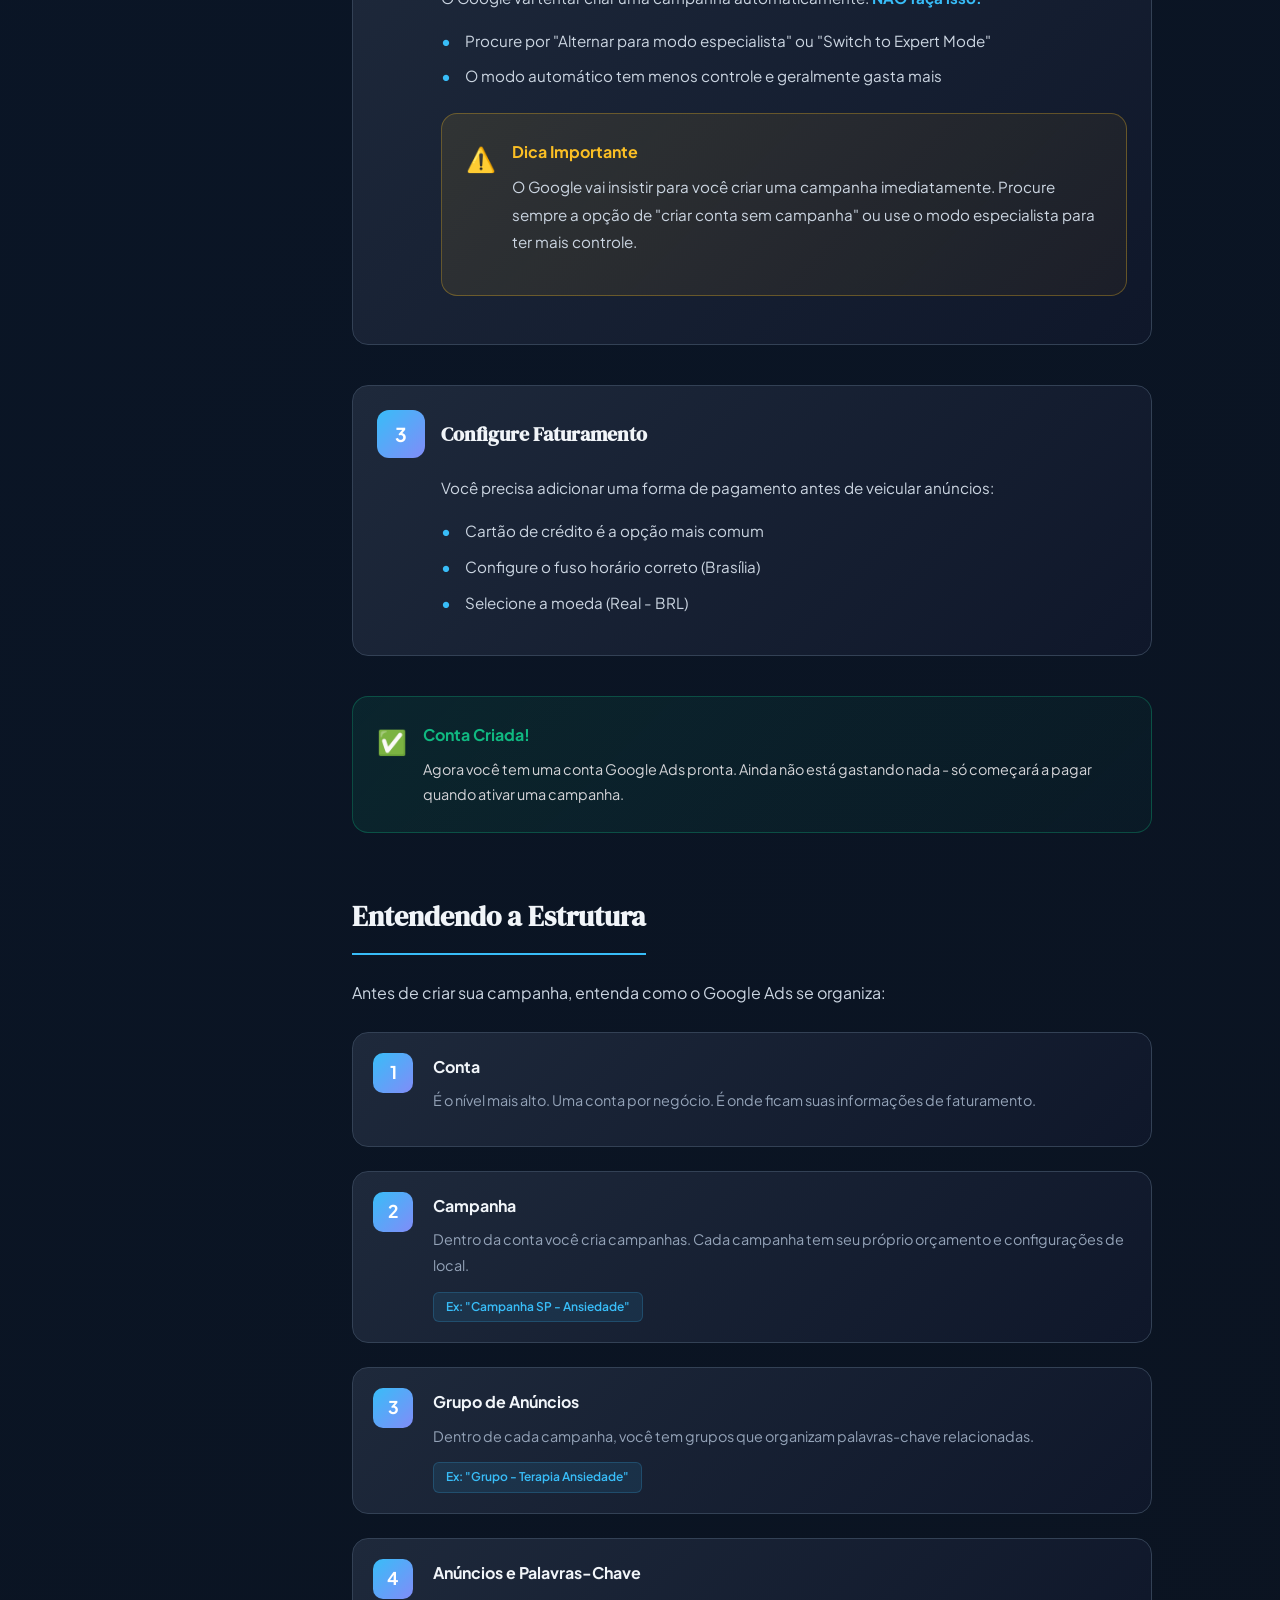
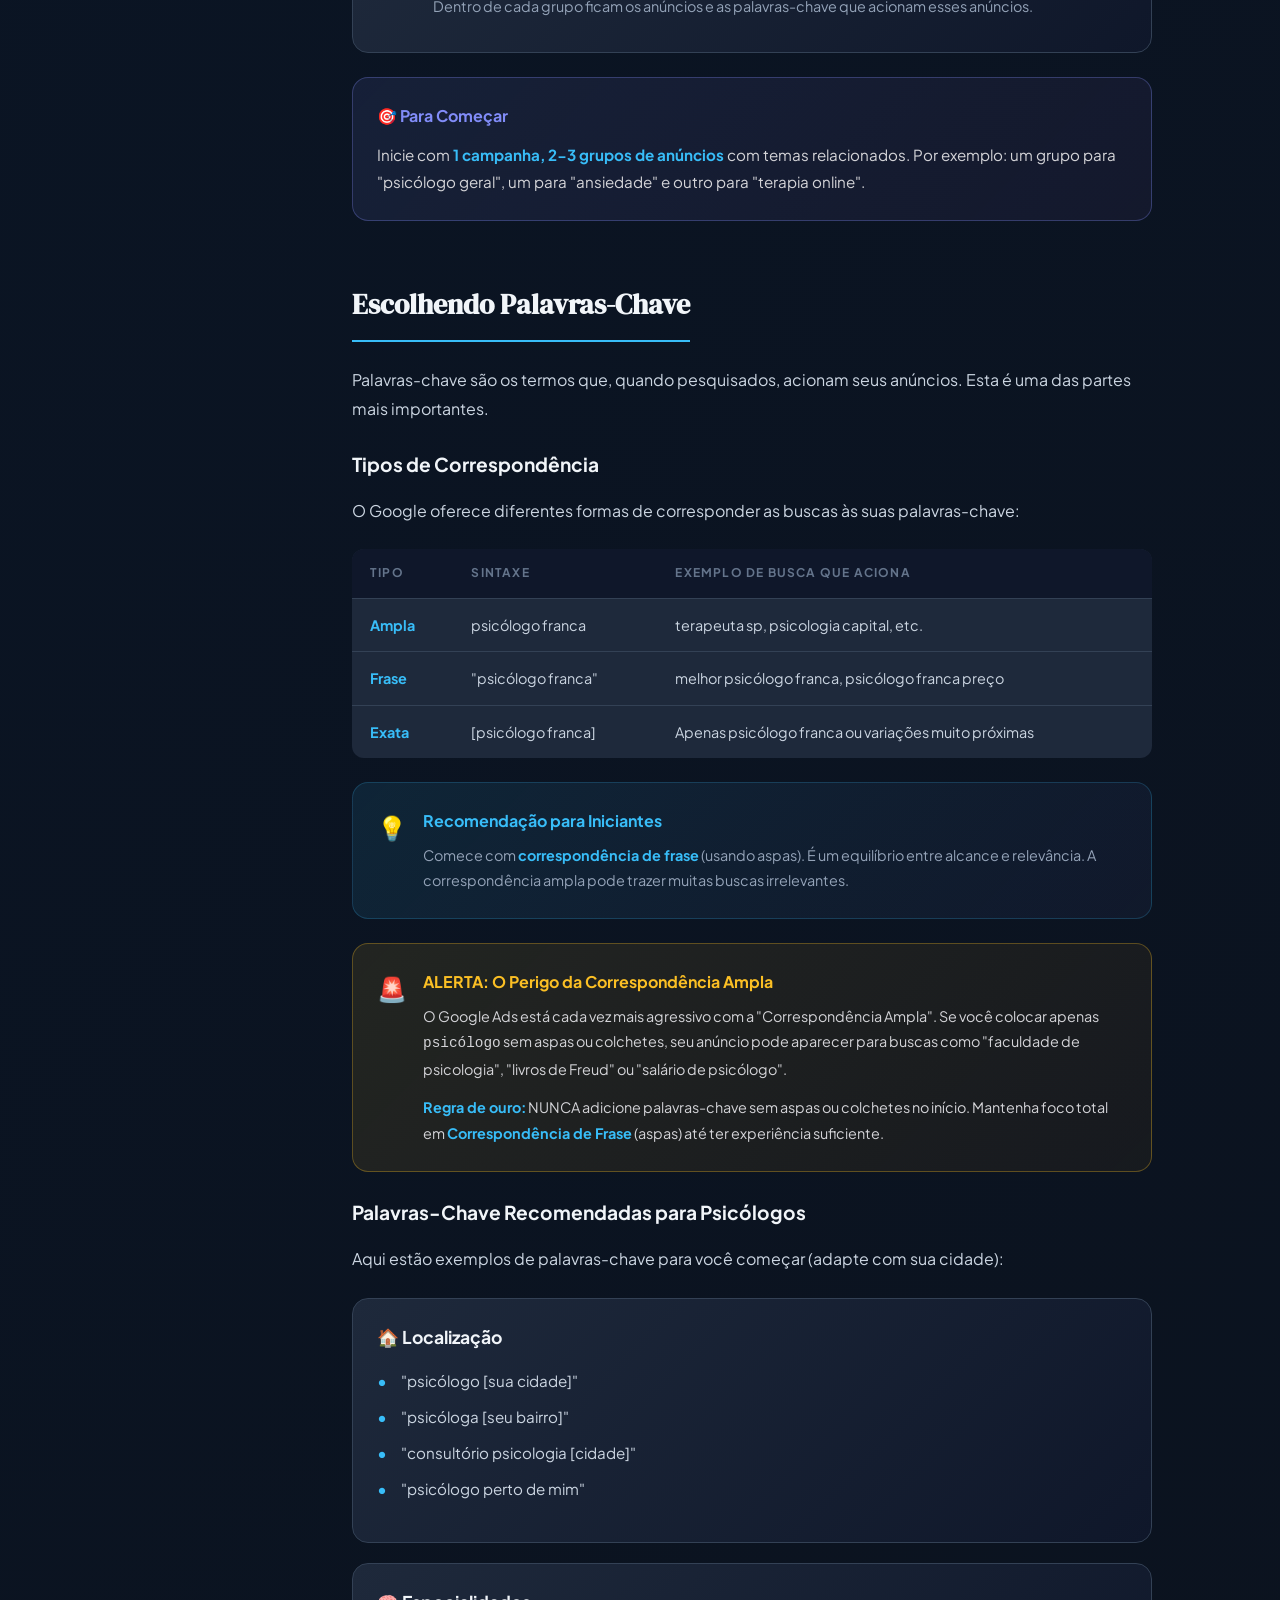
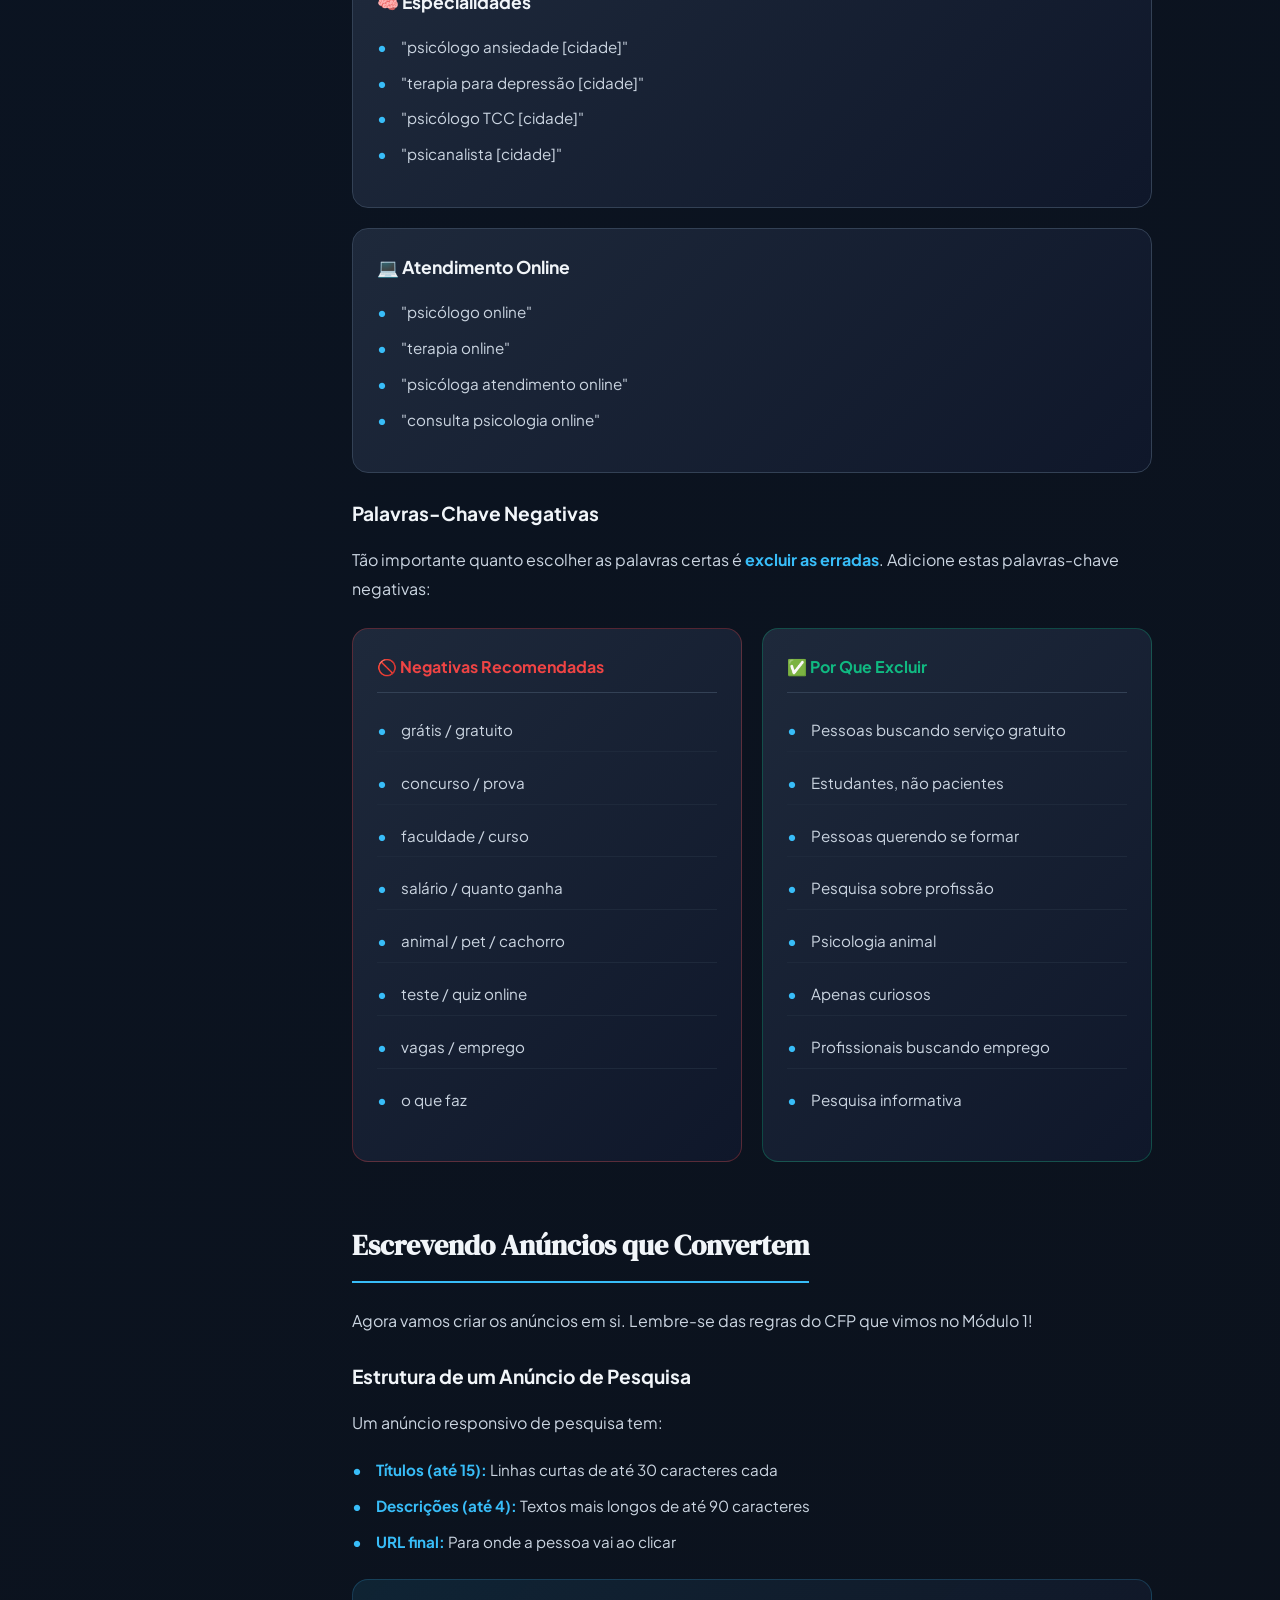
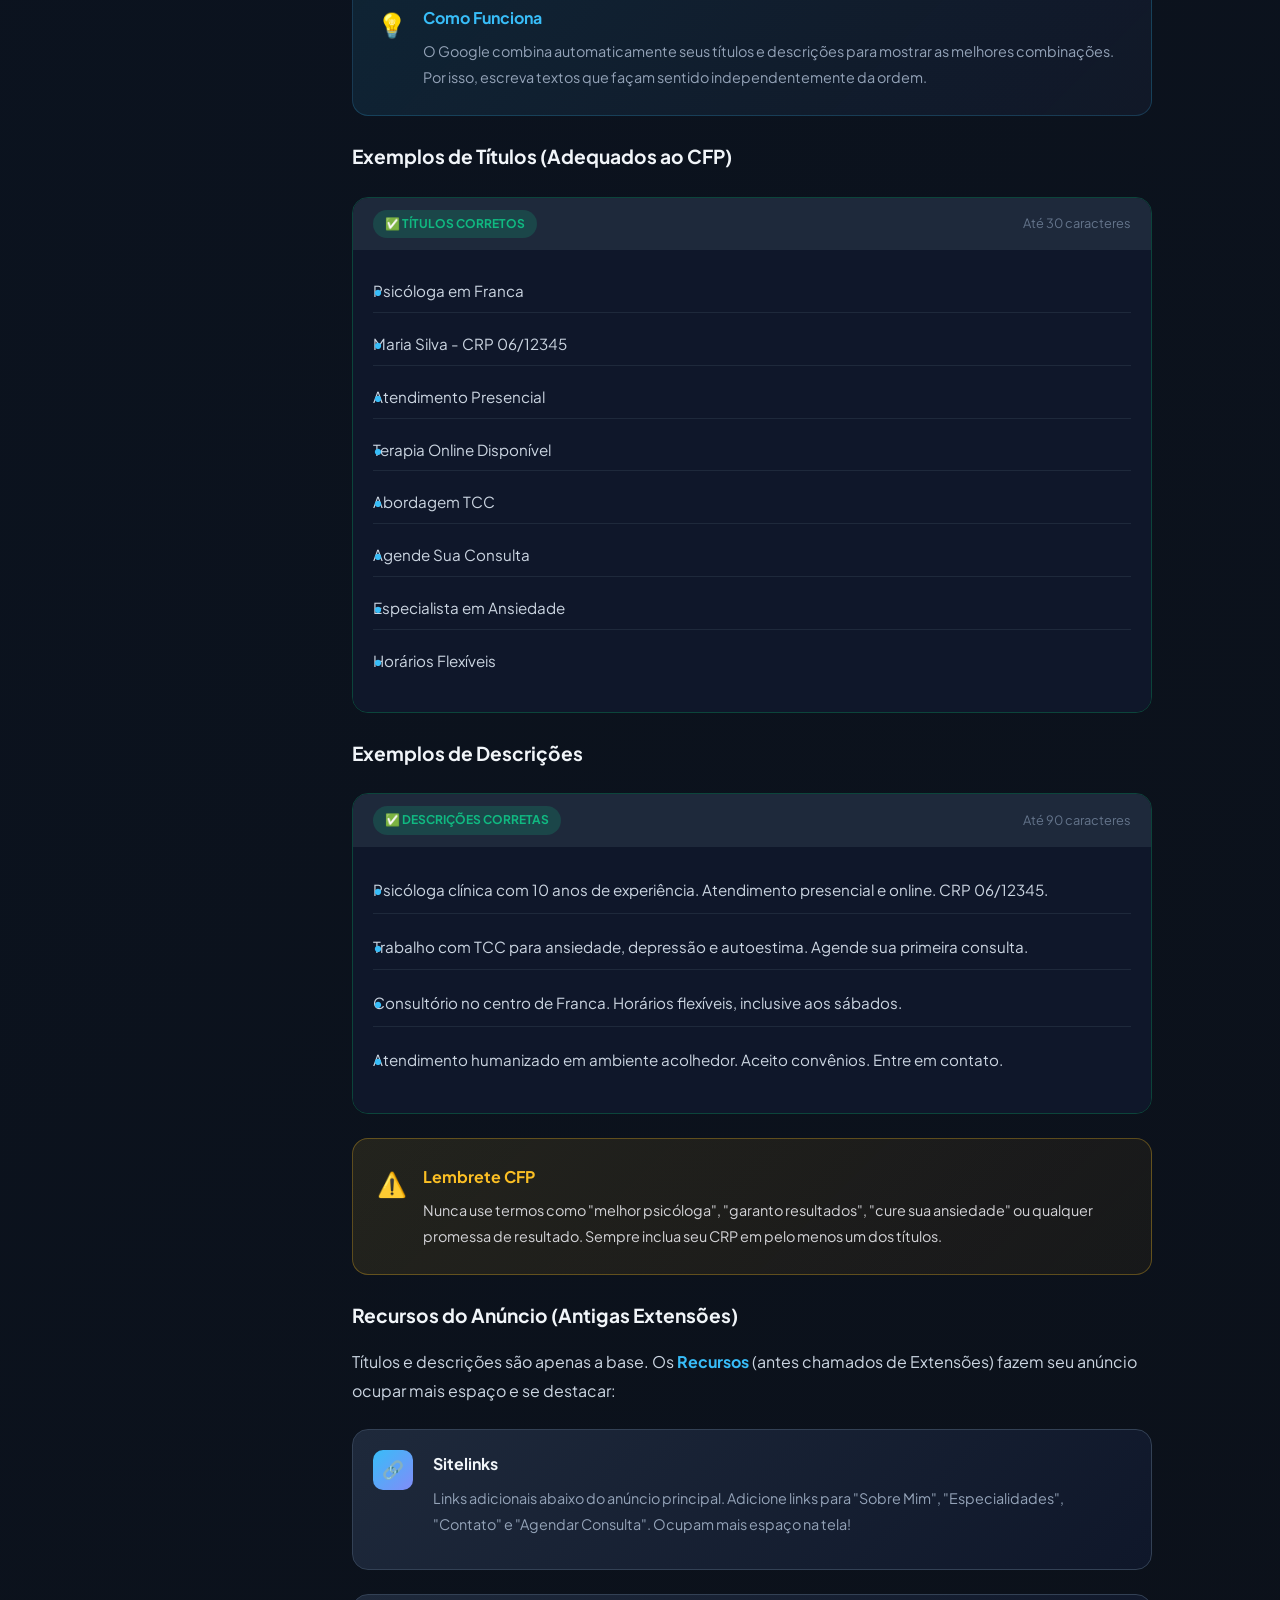
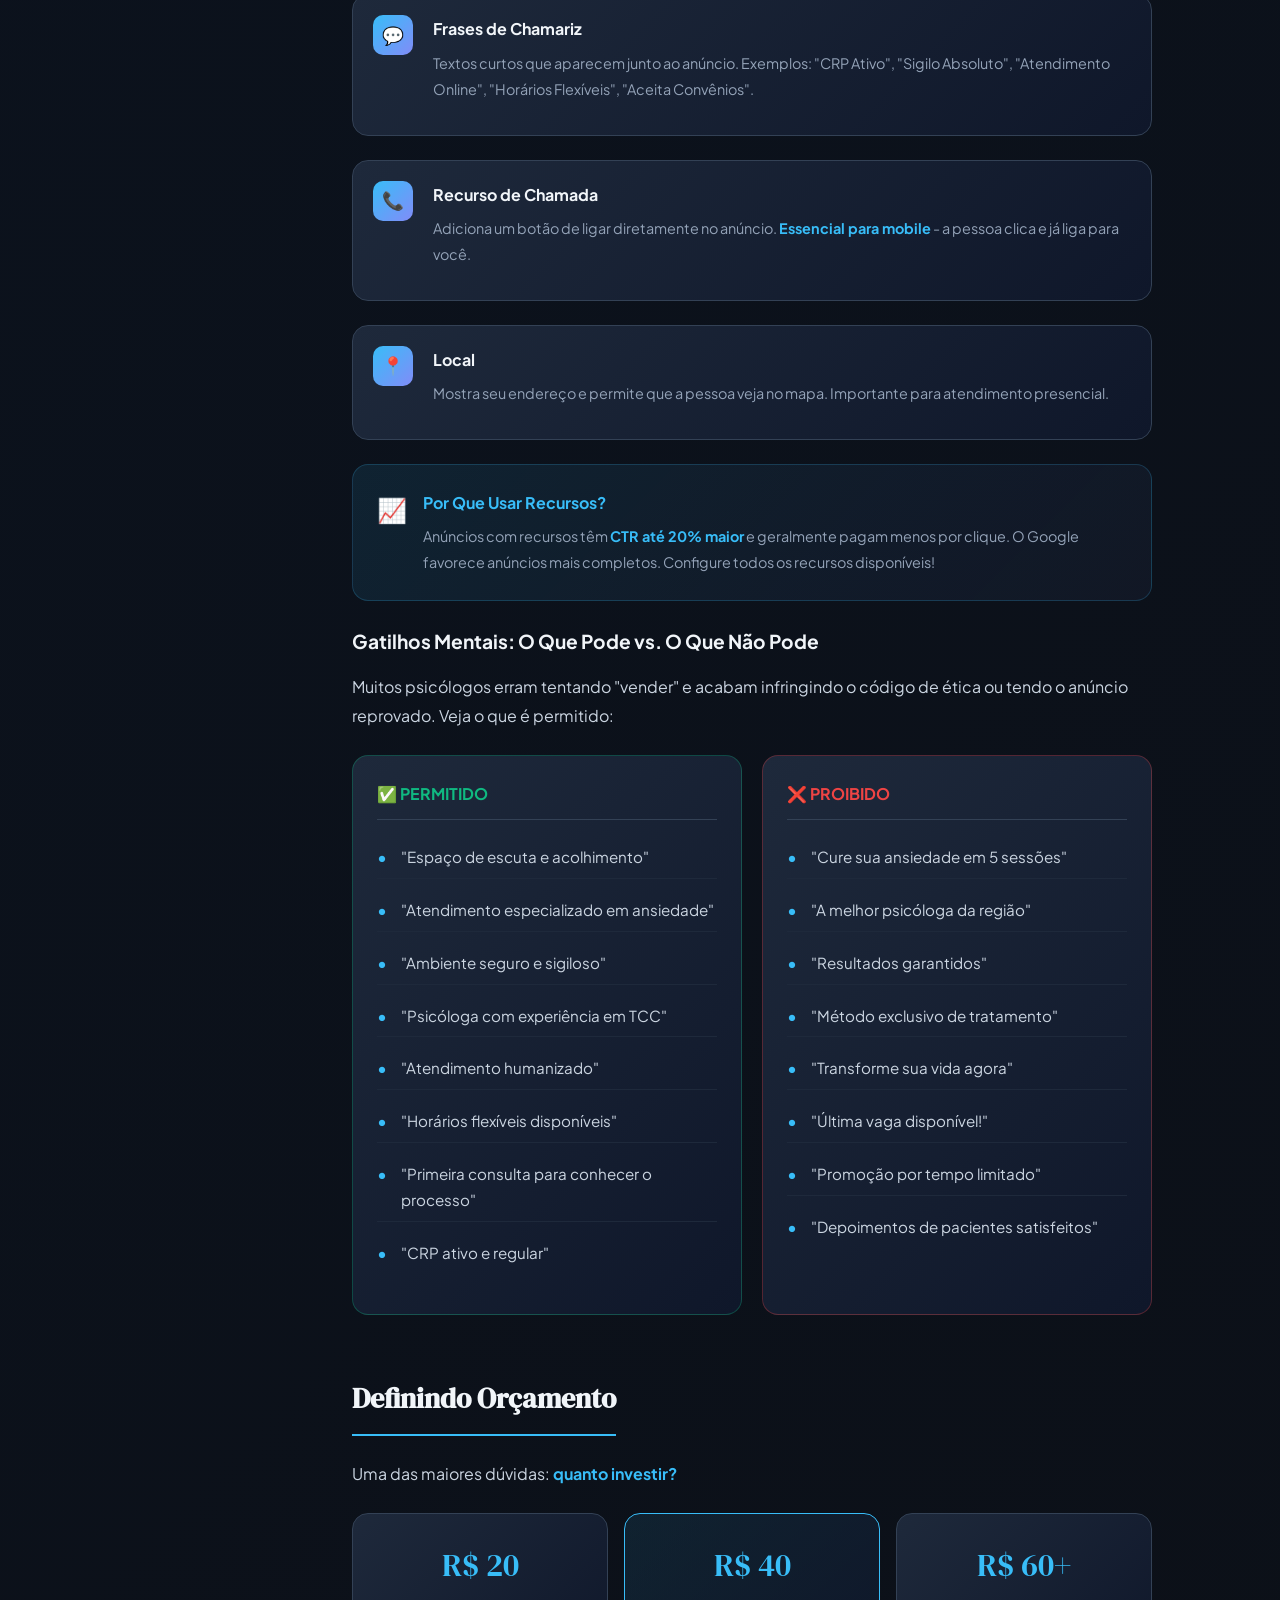
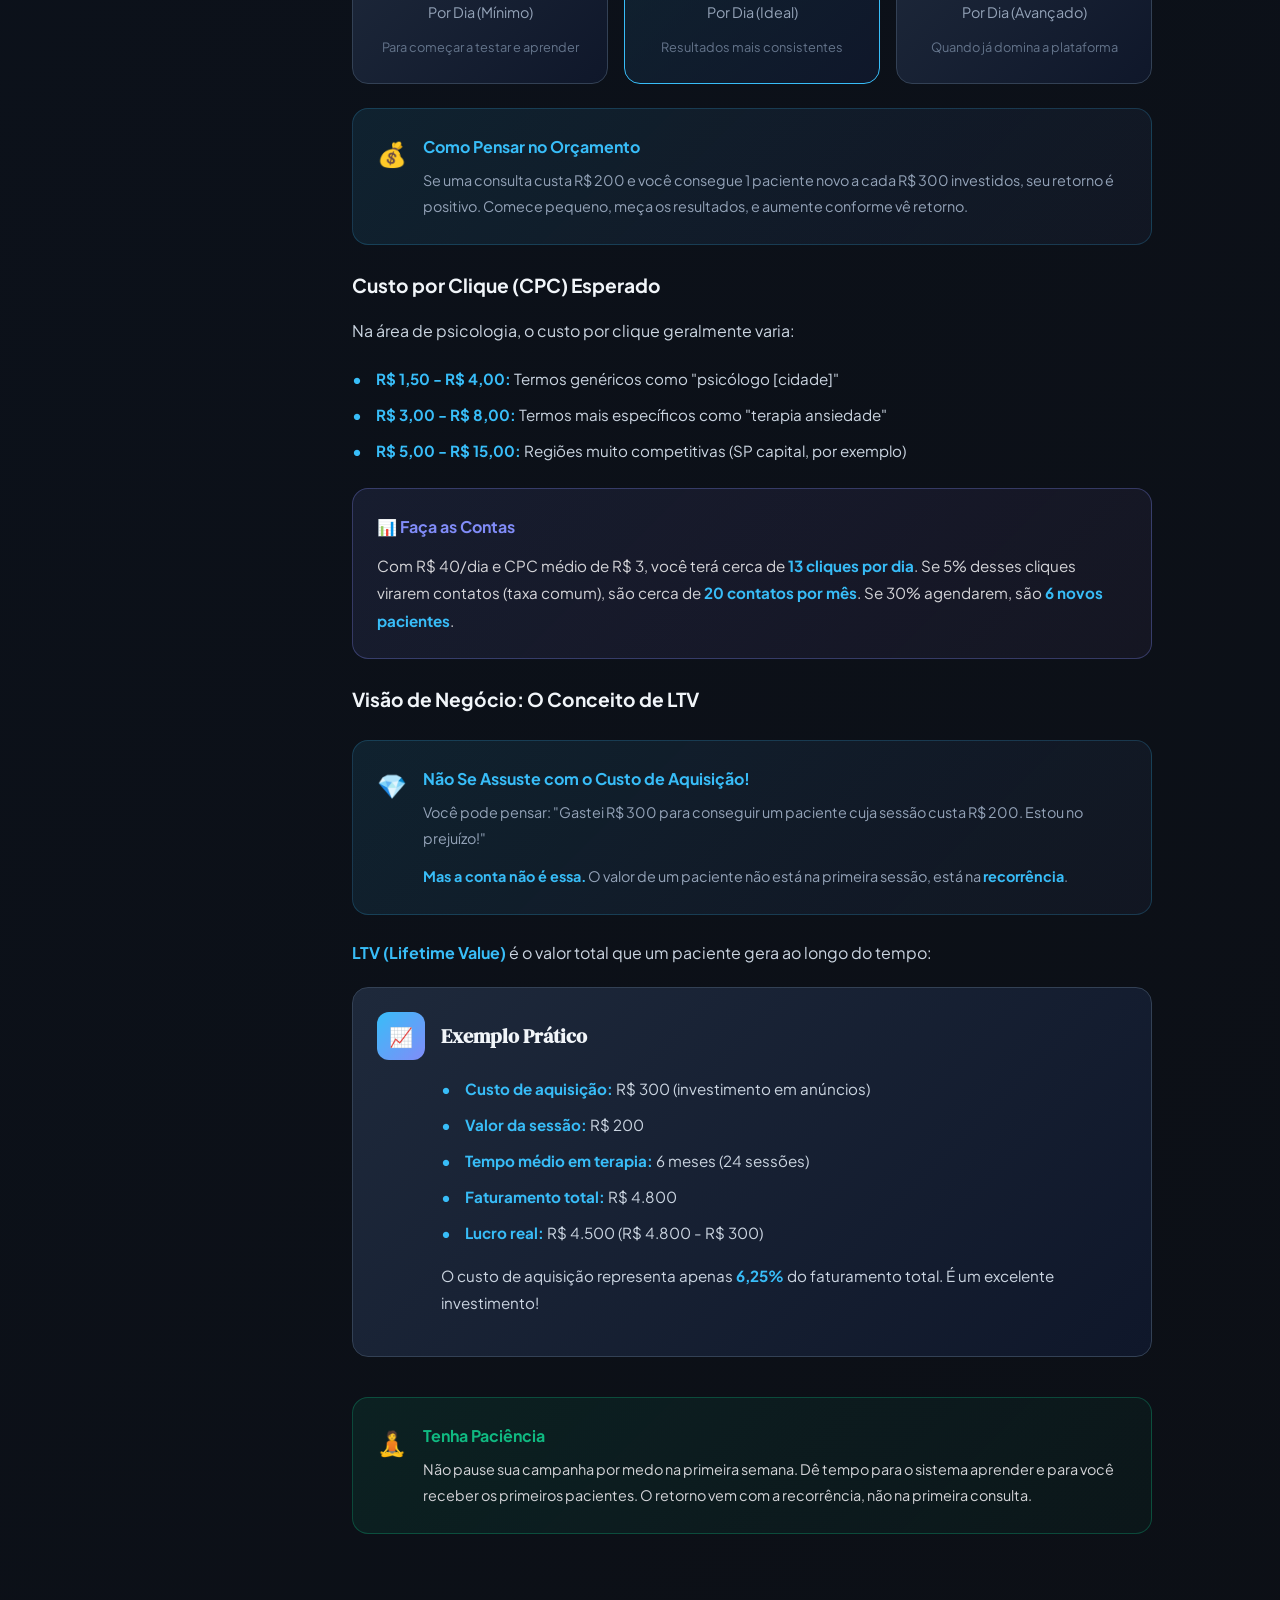
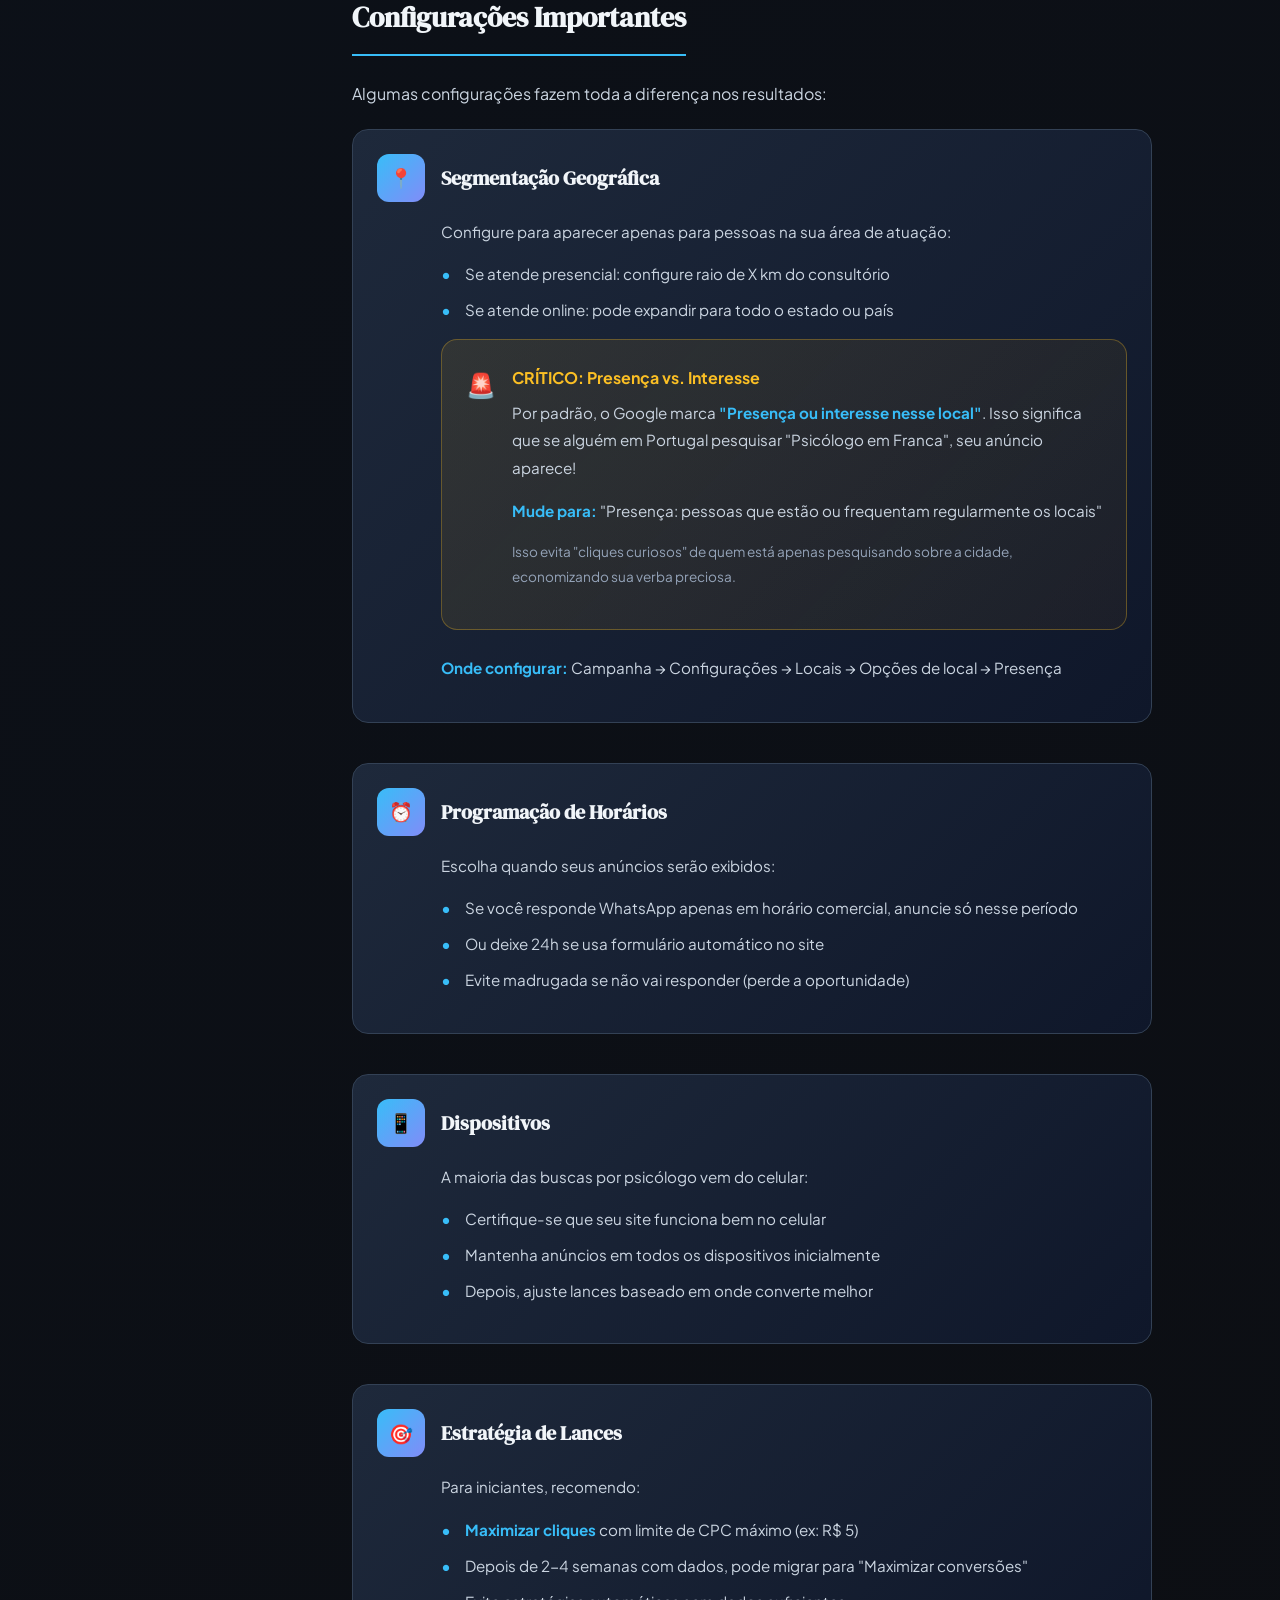
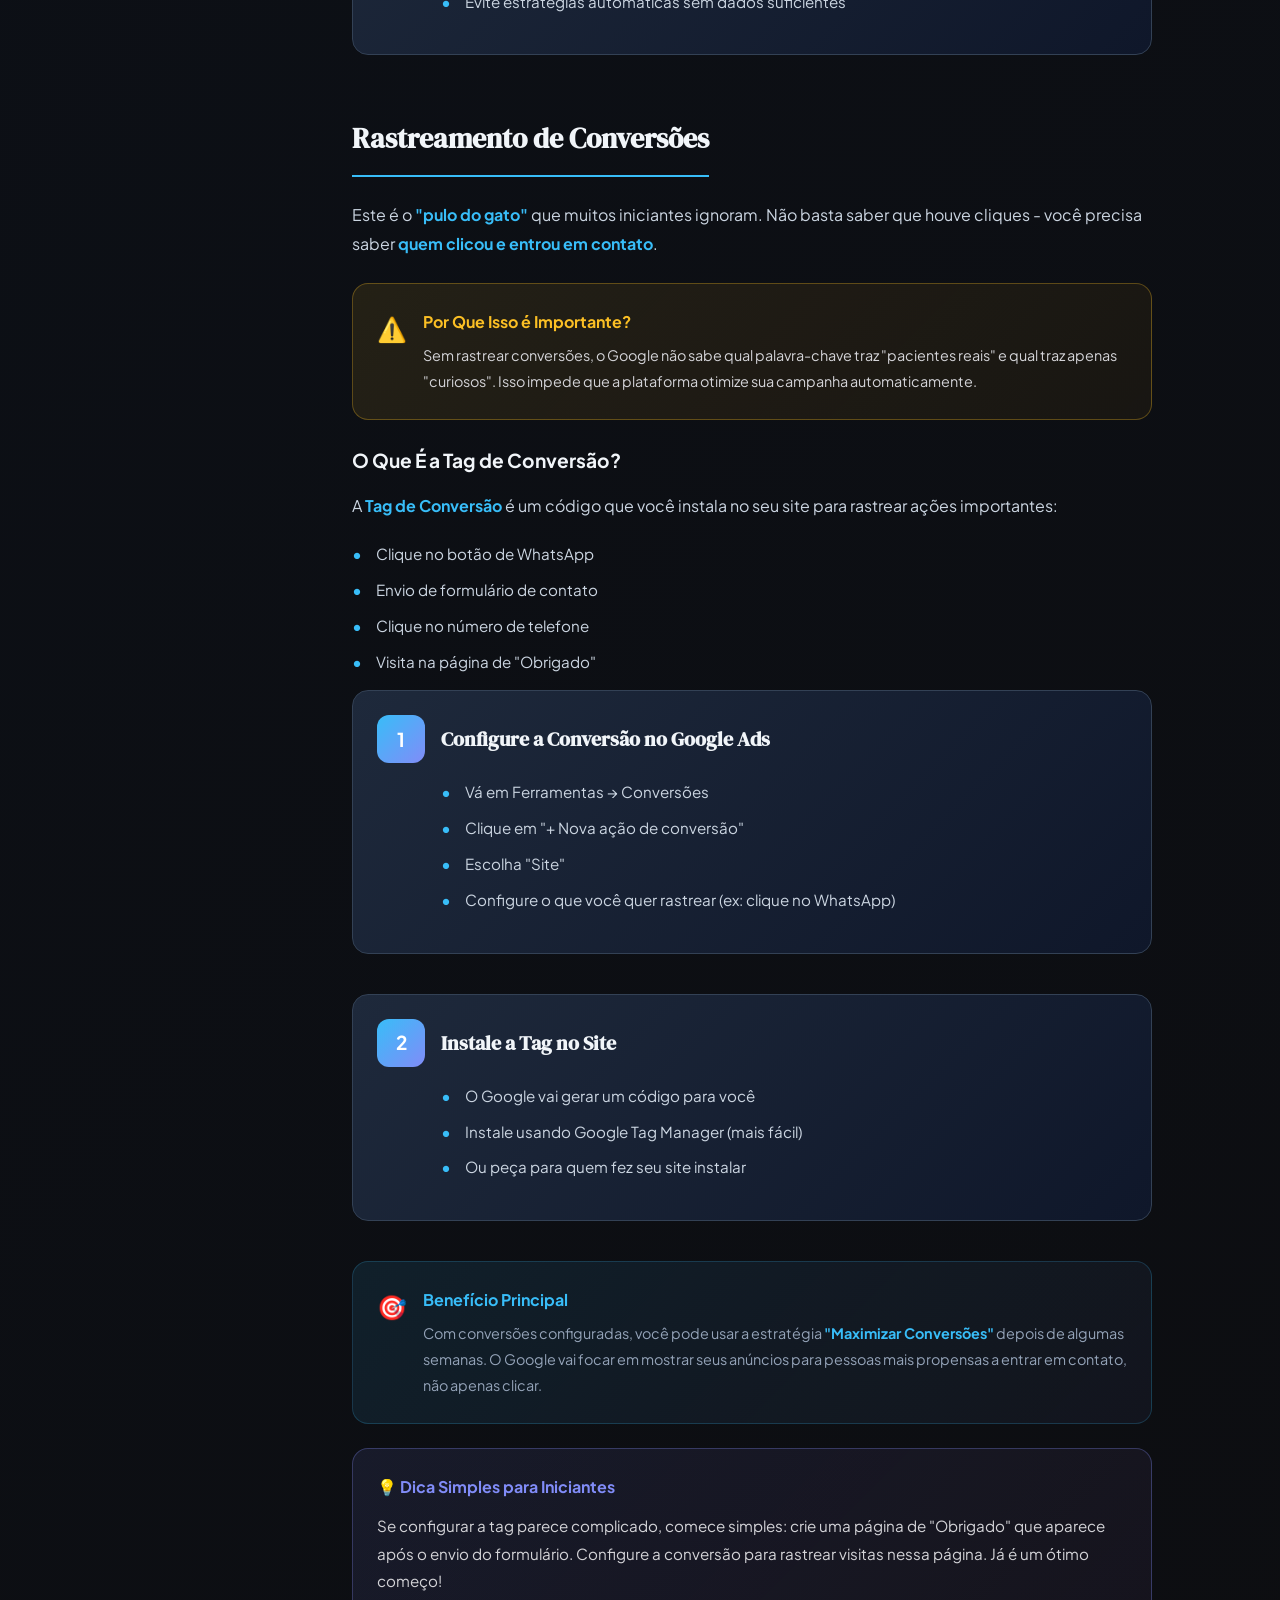
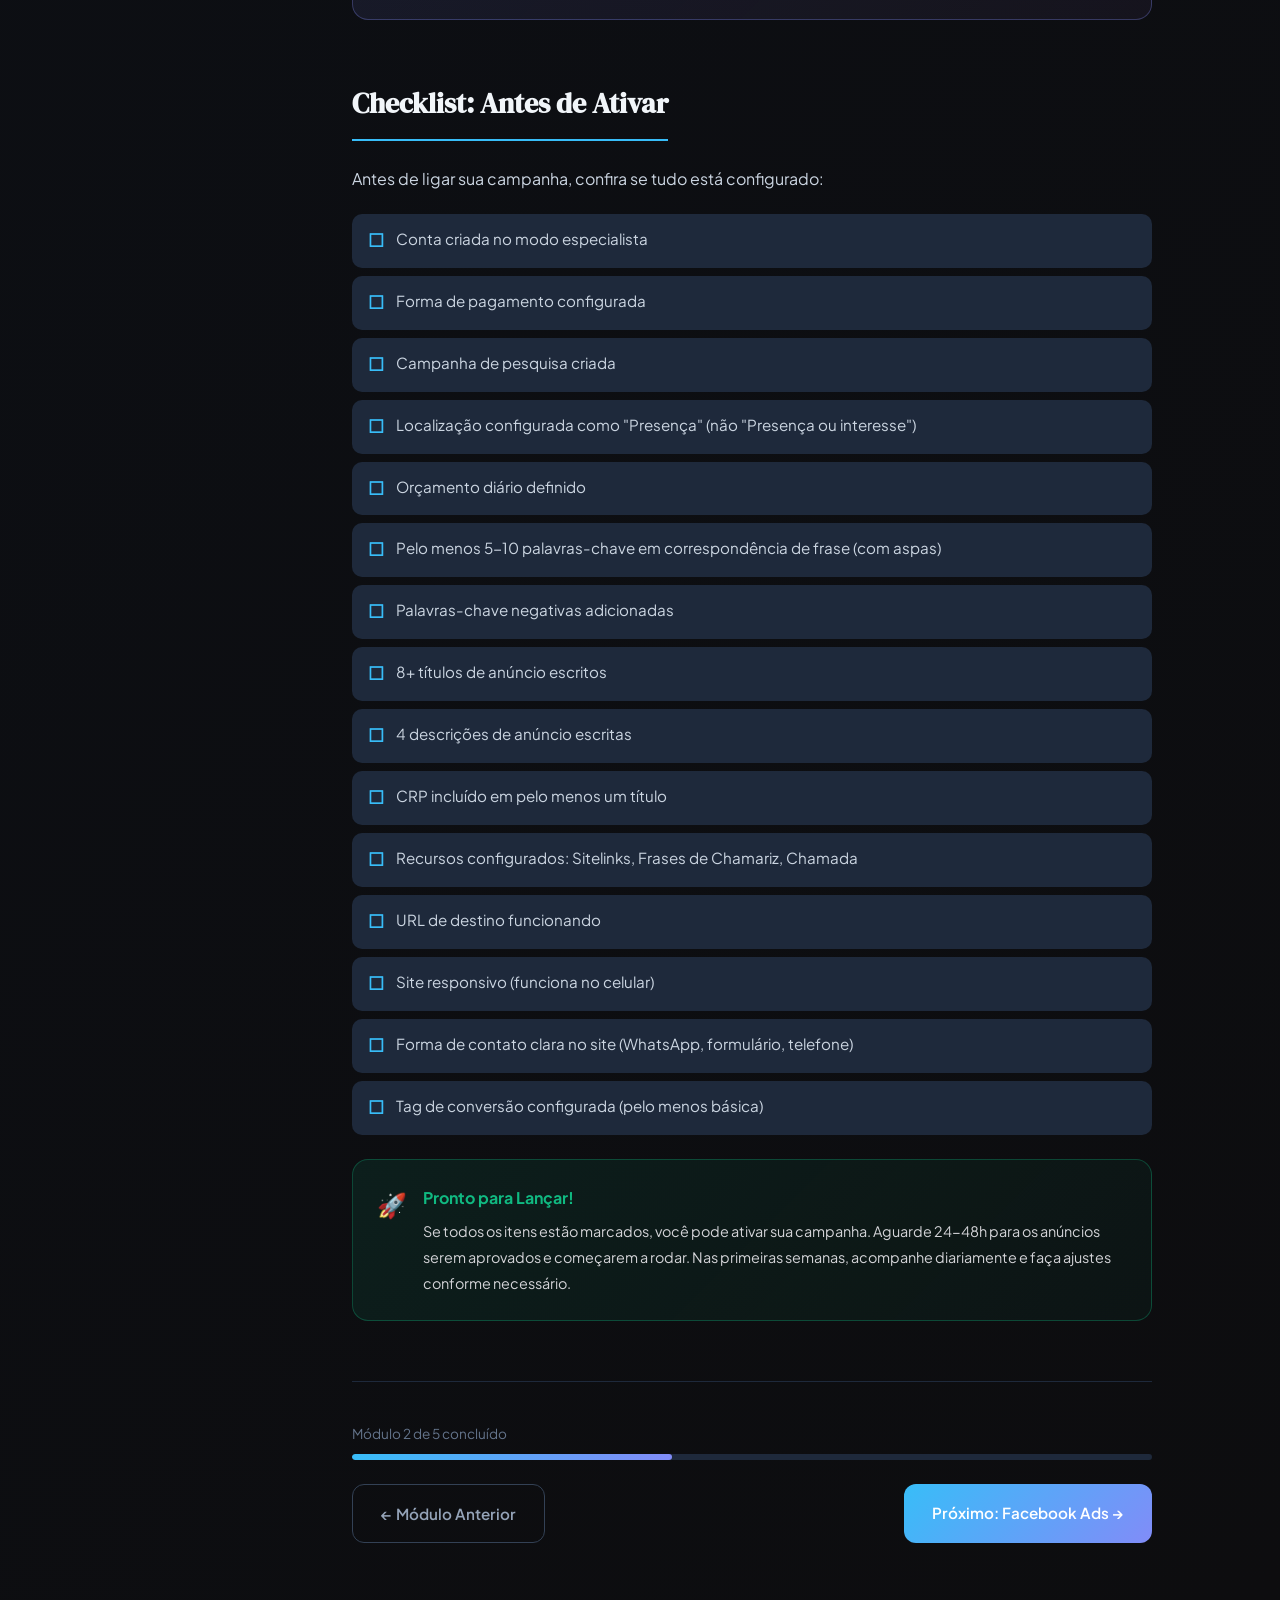
<file: consultorias/modulo-2-google-ads/index.html>
<!DOCTYPE html>
<html lang="pt-BR">
<head>
    <meta charset="UTF-8">
    <meta name="viewport" content="width=device-width, initial-scale=1.0">
    <title>Módulo 2: Google Ads para Psicólogos | Tráfego Pago para Psicólogos</title>
    <link rel="preconnect" href="https://fonts.googleapis.com">
    <link rel="preconnect" href="https://fonts.gstatic.com" crossorigin>
    <link href="https://fonts.googleapis.com/css2?family=DM+Serif+Display&family=Plus+Jakarta+Sans:wght@400;500;600;700&family=JetBrains+Mono:wght@400;500&display=swap" rel="stylesheet">
    <link rel="stylesheet" href="../styles/course.css">
</head>
<body>
    <nav class="top-nav">
        <a href="../index.html" class="nav-back">← Voltar ao Curso</a>
        <span class="nav-module">Módulo 2 de 5</span>
    </nav>
    
    <div class="container">
        <header class="module-header">
            <span class="module-badge">Módulo 02</span>
            <h1>Google Ads para <span>Psicólogos</span></h1>
            <p class="module-subtitle">Aprenda passo a passo a criar sua primeira campanha de pesquisa no Google. Apareça quando alguém buscar por psicólogo na sua região.</p>
            
            <div class="module-meta">
                <div class="meta-item">
                    <span class="meta-icon">⏱️</span>
                    <span>45 min de leitura</span>
                </div>
                <div class="meta-item">
                    <span class="meta-icon">📚</span>
                    <span>9 tópicos</span>
                </div>
                <div class="meta-item">
                    <span class="meta-icon">🔍</span>
                    <span>Prático</span>
                </div>
            </div>
        </header>
        
        <div class="content-wrapper">
            <aside class="table-of-contents">
                <h3>Neste Módulo</h3>
                <ul>
                    <li><a href="#porque-google">Por Que Google Ads?</a></li>
                    <li><a href="#conta">Criando Sua Conta</a></li>
                    <li><a href="#estrutura">Estrutura de Campanha</a></li>
                    <li><a href="#palavras-chave">Escolhendo Palavras-Chave</a></li>
                    <li><a href="#anuncios">Escrevendo Anúncios</a></li>
                    <li><a href="#orcamento">Definindo Orçamento</a></li>
                    <li><a href="#configuracoes">Configurações Importantes</a></li>
                    <li><a href="#conversoes">Rastreamento de Conversões</a></li>
                    <li><a href="#checklist">Checklist Final</a></li>
                </ul>
            </aside>
            
            <main class="content">
                <section id="porque-google" class="content-section">
                    <h2>Por Que Google Ads?</h2>
                    
                    <p>O Google Ads é especialmente poderoso para psicólogos porque alcança pessoas <strong>no momento exato em que estão buscando ajuda</strong>. Quando alguém digita "psicólogo perto de mim" ou "terapia para ansiedade", essa pessoa está ativamente procurando um profissional.</p>
                    
                    <div class="info-box">
                        <div class="info-icon">📊</div>
                        <div class="info-content">
                            <h4>Dados Importantes</h4>
                            <p>Segundo pesquisas, mais de 70% das pessoas pesquisam online antes de agendar uma consulta com profissional de saúde. Estar no Google quando essa busca acontece é crucial.</p>
                        </div>
                    </div>
                    
                    <p><strong>Vantagens do Google Ads para psicólogos:</strong></p>
                    
                    <ul>
                        <li><strong>Intenção alta:</strong> As pessoas já estão procurando ajuda</li>
                        <li><strong>Segmentação geográfica:</strong> Apareça apenas para pessoas da sua cidade/bairro</li>
                        <li><strong>Controle de orçamento:</strong> Você define quanto quer gastar por dia</li>
                        <li><strong>Resultados mensuráveis:</strong> Sabe exatamente quantos cliques e contatos gerou</li>
                        <li><strong>Flexibilidade:</strong> Pode pausar, ajustar ou parar a qualquer momento</li>
                    </ul>
                </section>
                
                <section id="conta" class="content-section">
                    <h2>Criando Sua Conta no Google Ads</h2>
                    
                    <p>Vamos começar do zero. Siga este passo a passo:</p>
                    
                    <div class="step">
                        <div class="step-header">
                            <div class="step-number">1</div>
                            <h3 class="step-title">Acesse o Google Ads</h3>
                        </div>
                        <div class="step-content">
                            <p>Vá para <strong>ads.google.com</strong> e clique em "Começar agora".</p>
                            <ul>
                                <li>Use sua conta Google existente ou crie uma nova</li>
                                <li>Recomendo usar um e-mail profissional (ex: seunome@gmail.com)</li>
                            </ul>
                        </div>
                    </div>
                    
                    <div class="step">
                        <div class="step-header">
                            <div class="step-number">2</div>
                            <h3 class="step-title">Pule a Configuração Automática</h3>
                        </div>
                        <div class="step-content">
                            <p>O Google vai tentar criar uma campanha automaticamente. <strong>NÃO faça isso.</strong></p>
                            <ul>
                                <li>Procure por "Alternar para modo especialista" ou "Switch to Expert Mode"</li>
                                <li>O modo automático tem menos controle e geralmente gasta mais</li>
                            </ul>
                            <div class="warning-box">
                                <div class="warning-icon">⚠️</div>
                                <div class="warning-content">
                                    <h4>Dica Importante</h4>
                                    <p>O Google vai insistir para você criar uma campanha imediatamente. Procure sempre a opção de "criar conta sem campanha" ou use o modo especialista para ter mais controle.</p>
                                </div>
                            </div>
                        </div>
                    </div>
                    
                    <div class="step">
                        <div class="step-header">
                            <div class="step-number">3</div>
                            <h3 class="step-title">Configure Faturamento</h3>
                        </div>
                        <div class="step-content">
                            <p>Você precisa adicionar uma forma de pagamento antes de veicular anúncios:</p>
                            <ul>
                                <li>Cartão de crédito é a opção mais comum</li>
                                <li>Configure o fuso horário correto (Brasília)</li>
                                <li>Selecione a moeda (Real - BRL)</li>
                            </ul>
                        </div>
                    </div>
                    
                    <div class="success-box">
                        <div class="success-icon">✅</div>
                        <div class="success-content">
                            <h4>Conta Criada!</h4>
                            <p>Agora você tem uma conta Google Ads pronta. Ainda não está gastando nada - só começará a pagar quando ativar uma campanha.</p>
                        </div>
                    </div>
                </section>
                
                <section id="estrutura" class="content-section">
                    <h2>Entendendo a Estrutura</h2>
                    
                    <p>Antes de criar sua campanha, entenda como o Google Ads se organiza:</p>
                    
                    <div class="types-list">
                        <div class="type-item">
                            <div class="type-number">1</div>
                            <div class="type-content">
                                <h4>Conta</h4>
                                <p>É o nível mais alto. Uma conta por negócio. É onde ficam suas informações de faturamento.</p>
                            </div>
                        </div>
                        
                        <div class="type-item">
                            <div class="type-number">2</div>
                            <div class="type-content">
                                <h4>Campanha</h4>
                                <p>Dentro da conta você cria campanhas. Cada campanha tem seu próprio orçamento e configurações de local.</p>
                                <span class="type-tag">Ex: "Campanha SP - Ansiedade"</span>
                            </div>
                        </div>
                        
                        <div class="type-item">
                            <div class="type-number">3</div>
                            <div class="type-content">
                                <h4>Grupo de Anúncios</h4>
                                <p>Dentro de cada campanha, você tem grupos que organizam palavras-chave relacionadas.</p>
                                <span class="type-tag">Ex: "Grupo - Terapia Ansiedade"</span>
                            </div>
                        </div>
                        
                        <div class="type-item">
                            <div class="type-number">4</div>
                            <div class="type-content">
                                <h4>Anúncios e Palavras-Chave</h4>
                                <p>Dentro de cada grupo ficam os anúncios e as palavras-chave que acionam esses anúncios.</p>
                            </div>
                        </div>
                    </div>
                    
                    <div class="recommendation-box">
                        <h4>🎯 Para Começar</h4>
                        <p>Inicie com <strong>1 campanha, 2-3 grupos de anúncios</strong> com temas relacionados. Por exemplo: um grupo para "psicólogo geral", um para "ansiedade" e outro para "terapia online".</p>
                    </div>
                </section>
                
                <section id="palavras-chave" class="content-section">
                    <h2>Escolhendo Palavras-Chave</h2>
                    
                    <p>Palavras-chave são os termos que, quando pesquisados, acionam seus anúncios. Esta é uma das partes mais importantes.</p>
                    
                    <h3 style="font-size: 1.2rem; margin: 24px 0 16px; color: #f1f5f9;">Tipos de Correspondência</h3>
                    
                    <p>O Google oferece diferentes formas de corresponder as buscas às suas palavras-chave:</p>
                    
                    <table class="keywords-table">
                        <thead>
                            <tr>
                                <th>Tipo</th>
                                <th>Sintaxe</th>
                                <th>Exemplo de Busca que Aciona</th>
                            </tr>
                        </thead>
                        <tbody>
                            <tr>
                                <td><strong>Ampla</strong></td>
                                <td>psicólogo franca</td>
                                <td>terapeuta sp, psicologia capital, etc.</td>
                            </tr>
                            <tr>
                                <td><strong>Frase</strong></td>
                                <td>"psicólogo franca"</td>
                                <td>melhor psicólogo franca, psicólogo franca preço</td>
                            </tr>
                            <tr>
                                <td><strong>Exata</strong></td>
                                <td>[psicólogo franca]</td>
                                <td>Apenas psicólogo franca ou variações muito próximas</td>
                            </tr>
                        </tbody>
                    </table>
                    
                    <div class="info-box">
                        <div class="info-icon">💡</div>
                        <div class="info-content">
                            <h4>Recomendação para Iniciantes</h4>
                            <p>Comece com <strong>correspondência de frase</strong> (usando aspas). É um equilíbrio entre alcance e relevância. A correspondência ampla pode trazer muitas buscas irrelevantes.</p>
                        </div>
                    </div>
                    
                    <div class="warning-box">
                        <div class="warning-icon">🚨</div>
                        <div class="warning-content">
                            <h4>ALERTA: O Perigo da Correspondência Ampla</h4>
                            <p>O Google Ads está cada vez mais agressivo com a "Correspondência Ampla". Se você colocar apenas <code>psicólogo</code> sem aspas ou colchetes, seu anúncio pode aparecer para buscas como "faculdade de psicologia", "livros de Freud" ou "salário de psicólogo".</p>
                            <p style="margin-top: 12px;"><strong>Regra de ouro:</strong> NUNCA adicione palavras-chave sem aspas ou colchetes no início. Mantenha foco total em <strong>Correspondência de Frase</strong> (aspas) até ter experiência suficiente.</p>
                        </div>
                    </div>
                    
                    <h3 style="font-size: 1.2rem; margin: 24px 0 16px; color: #f1f5f9;">Palavras-Chave Recomendadas para Psicólogos</h3>
                    
                    <p>Aqui estão exemplos de palavras-chave para você começar (adapte com sua cidade):</p>
                    
                    <div class="cfp-points">
                        <div class="cfp-point">
                            <h4>🏠 Localização</h4>
                            <ul>
                                <li>"psicólogo [sua cidade]"</li>
                                <li>"psicóloga [seu bairro]"</li>
                                <li>"consultório psicologia [cidade]"</li>
                                <li>"psicólogo perto de mim"</li>
                            </ul>
                        </div>
                        
                        <div class="cfp-point">
                            <h4>🧠 Especialidades</h4>
                            <ul>
                                <li>"psicólogo ansiedade [cidade]"</li>
                                <li>"terapia para depressão [cidade]"</li>
                                <li>"psicólogo TCC [cidade]"</li>
                                <li>"psicanalista [cidade]"</li>
                            </ul>
                        </div>
                        
                        <div class="cfp-point">
                            <h4>💻 Atendimento Online</h4>
                            <ul>
                                <li>"psicólogo online"</li>
                                <li>"terapia online"</li>
                                <li>"psicóloga atendimento online"</li>
                                <li>"consulta psicologia online"</li>
                            </ul>
                        </div>
                    </div>
                    
                    <h3 style="font-size: 1.2rem; margin: 24px 0 16px; color: #f1f5f9;">Palavras-Chave Negativas</h3>
                    
                    <p>Tão importante quanto escolher as palavras certas é <strong>excluir as erradas</strong>. Adicione estas palavras-chave negativas:</p>
                    
                    <div class="comparison-table">
                        <div class="table-column nao-pode">
                            <h4>🚫 Negativas Recomendadas</h4>
                            <ul>
                                <li>grátis / gratuito</li>
                                <li>concurso / prova</li>
                                <li>faculdade / curso</li>
                                <li>salário / quanto ganha</li>
                                <li>animal / pet / cachorro</li>
                                <li>teste / quiz online</li>
                                <li>vagas / emprego</li>
                                <li>o que faz</li>
                            </ul>
                        </div>
                        <div class="table-column pode">
                            <h4>✅ Por Que Excluir</h4>
                            <ul>
                                <li>Pessoas buscando serviço gratuito</li>
                                <li>Estudantes, não pacientes</li>
                                <li>Pessoas querendo se formar</li>
                                <li>Pesquisa sobre profissão</li>
                                <li>Psicologia animal</li>
                                <li>Apenas curiosos</li>
                                <li>Profissionais buscando emprego</li>
                                <li>Pesquisa informativa</li>
                            </ul>
                        </div>
                    </div>
                </section>
                
                <section id="anuncios" class="content-section">
                    <h2>Escrevendo Anúncios que Convertem</h2>
                    
                    <p>Agora vamos criar os anúncios em si. Lembre-se das regras do CFP que vimos no Módulo 1!</p>
                    
                    <h3 style="font-size: 1.2rem; margin: 24px 0 16px; color: #f1f5f9;">Estrutura de um Anúncio de Pesquisa</h3>
                    
                    <p>Um anúncio responsivo de pesquisa tem:</p>
                    
                    <ul>
                        <li><strong>Títulos (até 15):</strong> Linhas curtas de até 30 caracteres cada</li>
                        <li><strong>Descrições (até 4):</strong> Textos mais longos de até 90 caracteres</li>
                        <li><strong>URL final:</strong> Para onde a pessoa vai ao clicar</li>
                    </ul>
                    
                    <div class="info-box">
                        <div class="info-icon">💡</div>
                        <div class="info-content">
                            <h4>Como Funciona</h4>
                            <p>O Google combina automaticamente seus títulos e descrições para mostrar as melhores combinações. Por isso, escreva textos que façam sentido independentemente da ordem.</p>
                        </div>
                    </div>
                    
                    <h3 style="font-size: 1.2rem; margin: 24px 0 16px; color: #f1f5f9;">Exemplos de Títulos (Adequados ao CFP)</h3>
                    
                    <div class="example-box correct">
                        <div class="example-header">
                            <span class="example-tag">✅ TÍTULOS CORRETOS</span>
                            <span class="example-title">Até 30 caracteres</span>
                        </div>
                        <div class="example-content">
                            <ul style="list-style: none; padding: 0; margin: 0;">
                                <li style="padding: 8px 0; border-bottom: 1px solid #1e293b;">Psicóloga em Franca</li>
                                <li style="padding: 8px 0; border-bottom: 1px solid #1e293b;">Maria Silva - CRP 06/12345</li>
                                <li style="padding: 8px 0; border-bottom: 1px solid #1e293b;">Atendimento Presencial</li>
                                <li style="padding: 8px 0; border-bottom: 1px solid #1e293b;">Terapia Online Disponível</li>
                                <li style="padding: 8px 0; border-bottom: 1px solid #1e293b;">Abordagem TCC</li>
                                <li style="padding: 8px 0; border-bottom: 1px solid #1e293b;">Agende Sua Consulta</li>
                                <li style="padding: 8px 0; border-bottom: 1px solid #1e293b;">Especialista em Ansiedade</li>
                                <li style="padding: 8px 0;">Horários Flexíveis</li>
                            </ul>
                        </div>
                    </div>
                    
                    <h3 style="font-size: 1.2rem; margin: 24px 0 16px; color: #f1f5f9;">Exemplos de Descrições</h3>
                    
                    <div class="example-box correct">
                        <div class="example-header">
                            <span class="example-tag">✅ DESCRIÇÕES CORRETAS</span>
                            <span class="example-title">Até 90 caracteres</span>
                        </div>
                        <div class="example-content">
                            <ul style="list-style: none; padding: 0; margin: 0;">
                                <li style="padding: 10px 0; border-bottom: 1px solid #1e293b;">Psicóloga clínica com 10 anos de experiência. Atendimento presencial e online. CRP 06/12345.</li>
                                <li style="padding: 10px 0; border-bottom: 1px solid #1e293b;">Trabalho com TCC para ansiedade, depressão e autoestima. Agende sua primeira consulta.</li>
                                <li style="padding: 10px 0; border-bottom: 1px solid #1e293b;">Consultório no centro de Franca. Horários flexíveis, inclusive aos sábados.</li>
                                <li style="padding: 10px 0;">Atendimento humanizado em ambiente acolhedor. Aceito convênios. Entre em contato.</li>
                            </ul>
                        </div>
                    </div>
                    
                    <div class="warning-box">
                        <div class="warning-icon">⚠️</div>
                        <div class="warning-content">
                            <h4>Lembrete CFP</h4>
                            <p>Nunca use termos como "melhor psicóloga", "garanto resultados", "cure sua ansiedade" ou qualquer promessa de resultado. Sempre inclua seu CRP em pelo menos um dos títulos.</p>
                        </div>
                    </div>
                    
                    <h3 style="font-size: 1.2rem; margin: 24px 0 16px; color: #f1f5f9;">Recursos do Anúncio (Antigas Extensões)</h3>
                    
                    <p>Títulos e descrições são apenas a base. Os <strong>Recursos</strong> (antes chamados de Extensões) fazem seu anúncio ocupar mais espaço e se destacar:</p>
                    
                    <div class="types-list">
                        <div class="type-item">
                            <div class="type-number">🔗</div>
                            <div class="type-content">
                                <h4>Sitelinks</h4>
                                <p>Links adicionais abaixo do anúncio principal. Adicione links para "Sobre Mim", "Especialidades", "Contato" e "Agendar Consulta". Ocupam mais espaço na tela!</p>
                            </div>
                        </div>
                        
                        <div class="type-item">
                            <div class="type-number">💬</div>
                            <div class="type-content">
                                <h4>Frases de Chamariz</h4>
                                <p>Textos curtos que aparecem junto ao anúncio. Exemplos: "CRP Ativo", "Sigilo Absoluto", "Atendimento Online", "Horários Flexíveis", "Aceita Convênios".</p>
                            </div>
                        </div>
                        
                        <div class="type-item">
                            <div class="type-number">📞</div>
                            <div class="type-content">
                                <h4>Recurso de Chamada</h4>
                                <p>Adiciona um botão de ligar diretamente no anúncio. <strong>Essencial para mobile</strong> - a pessoa clica e já liga para você.</p>
                            </div>
                        </div>
                        
                        <div class="type-item">
                            <div class="type-number">📍</div>
                            <div class="type-content">
                                <h4>Local</h4>
                                <p>Mostra seu endereço e permite que a pessoa veja no mapa. Importante para atendimento presencial.</p>
                            </div>
                        </div>
                    </div>
                    
                    <div class="info-box">
                        <div class="info-icon">📈</div>
                        <div class="info-content">
                            <h4>Por Que Usar Recursos?</h4>
                            <p>Anúncios com recursos têm <strong>CTR até 20% maior</strong> e geralmente pagam menos por clique. O Google favorece anúncios mais completos. Configure todos os recursos disponíveis!</p>
                        </div>
                    </div>
                    
                    <h3 style="font-size: 1.2rem; margin: 24px 0 16px; color: #f1f5f9;">Gatilhos Mentais: O Que Pode vs. O Que Não Pode</h3>
                    
                    <p>Muitos psicólogos erram tentando "vender" e acabam infringindo o código de ética ou tendo o anúncio reprovado. Veja o que é permitido:</p>
                    
                    <div class="comparison-table">
                        <div class="table-column pode">
                            <h4>✅ PERMITIDO</h4>
                            <ul>
                                <li>"Espaço de escuta e acolhimento"</li>
                                <li>"Atendimento especializado em ansiedade"</li>
                                <li>"Ambiente seguro e sigiloso"</li>
                                <li>"Psicóloga com experiência em TCC"</li>
                                <li>"Atendimento humanizado"</li>
                                <li>"Horários flexíveis disponíveis"</li>
                                <li>"Primeira consulta para conhecer o processo"</li>
                                <li>"CRP ativo e regular"</li>
                            </ul>
                        </div>
                        <div class="table-column nao-pode">
                            <h4>❌ PROIBIDO</h4>
                            <ul>
                                <li>"Cure sua ansiedade em 5 sessões"</li>
                                <li>"A melhor psicóloga da região"</li>
                                <li>"Resultados garantidos"</li>
                                <li>"Método exclusivo de tratamento"</li>
                                <li>"Transforme sua vida agora"</li>
                                <li>"Última vaga disponível!"</li>
                                <li>"Promoção por tempo limitado"</li>
                                <li>"Depoimentos de pacientes satisfeitos"</li>
                            </ul>
                        </div>
                    </div>
                </section>
                
                <section id="orcamento" class="content-section">
                    <h2>Definindo Orçamento</h2>
                    
                    <p>Uma das maiores dúvidas: <strong>quanto investir?</strong></p>
                    
                    <div class="budget-cards">
                        <div class="budget-card">
                            <div class="budget-value">R$ 20</div>
                            <div class="budget-label">Por Dia (Mínimo)</div>
                            <div class="budget-desc">Para começar a testar e aprender</div>
                        </div>
                        <div class="budget-card highlight">
                            <div class="budget-value">R$ 40</div>
                            <div class="budget-label">Por Dia (Ideal)</div>
                            <div class="budget-desc">Resultados mais consistentes</div>
                        </div>
                        <div class="budget-card">
                            <div class="budget-value">R$ 60+</div>
                            <div class="budget-label">Por Dia (Avançado)</div>
                            <div class="budget-desc">Quando já domina a plataforma</div>
                        </div>
                    </div>
                    
                    <div class="info-box">
                        <div class="info-icon">💰</div>
                        <div class="info-content">
                            <h4>Como Pensar no Orçamento</h4>
                            <p>Se uma consulta custa R$ 200 e você consegue 1 paciente novo a cada R$ 300 investidos, seu retorno é positivo. Comece pequeno, meça os resultados, e aumente conforme vê retorno.</p>
                        </div>
                    </div>
                    
                    <h3 style="font-size: 1.2rem; margin: 24px 0 16px; color: #f1f5f9;">Custo por Clique (CPC) Esperado</h3>
                    
                    <p>Na área de psicologia, o custo por clique geralmente varia:</p>
                    
                    <ul>
                        <li><strong>R$ 1,50 - R$ 4,00:</strong> Termos genéricos como "psicólogo [cidade]"</li>
                        <li><strong>R$ 3,00 - R$ 8,00:</strong> Termos mais específicos como "terapia ansiedade"</li>
                        <li><strong>R$ 5,00 - R$ 15,00:</strong> Regiões muito competitivas (SP capital, por exemplo)</li>
                    </ul>
                    
                    <div class="recommendation-box">
                        <h4>📊 Faça as Contas</h4>
                        <p>Com R$ 40/dia e CPC médio de R$ 3, você terá cerca de <strong>13 cliques por dia</strong>. Se 5% desses cliques virarem contatos (taxa comum), são cerca de <strong>20 contatos por mês</strong>. Se 30% agendarem, são <strong>6 novos pacientes</strong>.</p>
                    </div>
                    
                    <h3 style="font-size: 1.2rem; margin: 24px 0 16px; color: #f1f5f9;">Visão de Negócio: O Conceito de LTV</h3>
                    
                    <div class="info-box">
                        <div class="info-icon">💎</div>
                        <div class="info-content">
                            <h4>Não Se Assuste com o Custo de Aquisição!</h4>
                            <p>Você pode pensar: "Gastei R$ 300 para conseguir um paciente cuja sessão custa R$ 200. Estou no prejuízo!"</p>
                            <p style="margin-top: 12px;"><strong>Mas a conta não é essa.</strong> O valor de um paciente não está na primeira sessão, está na <strong>recorrência</strong>.</p>
                        </div>
                    </div>
                    
                    <p><strong>LTV (Lifetime Value)</strong> é o valor total que um paciente gera ao longo do tempo:</p>
                    
                    <div class="step">
                        <div class="step-header">
                            <div class="step-number">📈</div>
                            <h3 class="step-title">Exemplo Prático</h3>
                        </div>
                        <div class="step-content">
                            <ul>
                                <li><strong>Custo de aquisição:</strong> R$ 300 (investimento em anúncios)</li>
                                <li><strong>Valor da sessão:</strong> R$ 200</li>
                                <li><strong>Tempo médio em terapia:</strong> 6 meses (24 sessões)</li>
                                <li><strong>Faturamento total:</strong> R$ 4.800</li>
                                <li><strong>Lucro real:</strong> R$ 4.500 (R$ 4.800 - R$ 300)</li>
                            </ul>
                            <p style="margin-top: 16px;">O custo de aquisição representa apenas <strong>6,25%</strong> do faturamento total. É um excelente investimento!</p>
                        </div>
                    </div>
                    
                    <div class="success-box">
                        <div class="success-icon">🧘</div>
                        <div class="success-content">
                            <h4>Tenha Paciência</h4>
                            <p>Não pause sua campanha por medo na primeira semana. Dê tempo para o sistema aprender e para você receber os primeiros pacientes. O retorno vem com a recorrência, não na primeira consulta.</p>
                        </div>
                    </div>
                </section>
                
                <section id="configuracoes" class="content-section">
                    <h2>Configurações Importantes</h2>
                    
                    <p>Algumas configurações fazem toda a diferença nos resultados:</p>
                    
                    <div class="step">
                        <div class="step-header">
                            <div class="step-number">📍</div>
                            <h3 class="step-title">Segmentação Geográfica</h3>
                        </div>
                        <div class="step-content">
                            <p>Configure para aparecer apenas para pessoas na sua área de atuação:</p>
                            <ul>
                                <li>Se atende presencial: configure raio de X km do consultório</li>
                                <li>Se atende online: pode expandir para todo o estado ou país</li>
                            </ul>
                            
                            <div class="warning-box" style="margin-top: 16px;">
                                <div class="warning-icon">🚨</div>
                                <div class="warning-content">
                                    <h4>CRÍTICO: Presença vs. Interesse</h4>
                                    <p>Por padrão, o Google marca <strong>"Presença ou interesse nesse local"</strong>. Isso significa que se alguém em Portugal pesquisar "Psicólogo em Franca", seu anúncio aparece!</p>
                                    <p style="margin-top: 12px;"><strong>Mude para:</strong> "Presença: pessoas que estão ou frequentam regularmente os locais"</p>
                                    <p style="margin-top: 8px; font-size: 0.85rem; color: #94a3b8;">Isso evita "cliques curiosos" de quem está apenas pesquisando sobre a cidade, economizando sua verba preciosa.</p>
                                </div>
                            </div>
                            
                            <p style="margin-top: 16px;"><strong>Onde configurar:</strong> Campanha → Configurações → Locais → Opções de local → Presença</p>
                        </div>
                    </div>
                    
                    <div class="step">
                        <div class="step-header">
                            <div class="step-number">⏰</div>
                            <h3 class="step-title">Programação de Horários</h3>
                        </div>
                        <div class="step-content">
                            <p>Escolha quando seus anúncios serão exibidos:</p>
                            <ul>
                                <li>Se você responde WhatsApp apenas em horário comercial, anuncie só nesse período</li>
                                <li>Ou deixe 24h se usa formulário automático no site</li>
                                <li>Evite madrugada se não vai responder (perde a oportunidade)</li>
                            </ul>
                        </div>
                    </div>
                    
                    <div class="step">
                        <div class="step-header">
                            <div class="step-number">📱</div>
                            <h3 class="step-title">Dispositivos</h3>
                        </div>
                        <div class="step-content">
                            <p>A maioria das buscas por psicólogo vem do celular:</p>
                            <ul>
                                <li>Certifique-se que seu site funciona bem no celular</li>
                                <li>Mantenha anúncios em todos os dispositivos inicialmente</li>
                                <li>Depois, ajuste lances baseado em onde converte melhor</li>
                            </ul>
                        </div>
                    </div>
                    
                    <div class="step">
                        <div class="step-header">
                            <div class="step-number">🎯</div>
                            <h3 class="step-title">Estratégia de Lances</h3>
                        </div>
                        <div class="step-content">
                            <p>Para iniciantes, recomendo:</p>
                            <ul>
                                <li><strong>Maximizar cliques</strong> com limite de CPC máximo (ex: R$ 5)</li>
                                <li>Depois de 2-4 semanas com dados, pode migrar para "Maximizar conversões"</li>
                                <li>Evite estratégias automáticas sem dados suficientes</li>
                            </ul>
                        </div>
                    </div>
                </section>
                
                <section id="conversoes" class="content-section">
                    <h2>Rastreamento de Conversões</h2>
                    
                    <p>Este é o <strong>"pulo do gato"</strong> que muitos iniciantes ignoram. Não basta saber que houve cliques - você precisa saber <strong>quem clicou e entrou em contato</strong>.</p>
                    
                    <div class="warning-box">
                        <div class="warning-icon">⚠️</div>
                        <div class="warning-content">
                            <h4>Por Que Isso é Importante?</h4>
                            <p>Sem rastrear conversões, o Google não sabe qual palavra-chave traz "pacientes reais" e qual traz apenas "curiosos". Isso impede que a plataforma otimize sua campanha automaticamente.</p>
                        </div>
                    </div>
                    
                    <h3 style="font-size: 1.2rem; margin: 24px 0 16px; color: #f1f5f9;">O Que É a Tag de Conversão?</h3>
                    
                    <p>A <strong>Tag de Conversão</strong> é um código que você instala no seu site para rastrear ações importantes:</p>
                    
                    <ul>
                        <li>Clique no botão de WhatsApp</li>
                        <li>Envio de formulário de contato</li>
                        <li>Clique no número de telefone</li>
                        <li>Visita na página de "Obrigado"</li>
                    </ul>
                    
                    <div class="step">
                        <div class="step-header">
                            <div class="step-number">1</div>
                            <h3 class="step-title">Configure a Conversão no Google Ads</h3>
                        </div>
                        <div class="step-content">
                            <ul>
                                <li>Vá em Ferramentas → Conversões</li>
                                <li>Clique em "+ Nova ação de conversão"</li>
                                <li>Escolha "Site"</li>
                                <li>Configure o que você quer rastrear (ex: clique no WhatsApp)</li>
                            </ul>
                        </div>
                    </div>
                    
                    <div class="step">
                        <div class="step-header">
                            <div class="step-number">2</div>
                            <h3 class="step-title">Instale a Tag no Site</h3>
                        </div>
                        <div class="step-content">
                            <ul>
                                <li>O Google vai gerar um código para você</li>
                                <li>Instale usando Google Tag Manager (mais fácil)</li>
                                <li>Ou peça para quem fez seu site instalar</li>
                            </ul>
                        </div>
                    </div>
                    
                    <div class="info-box">
                        <div class="info-icon">🎯</div>
                        <div class="info-content">
                            <h4>Benefício Principal</h4>
                            <p>Com conversões configuradas, você pode usar a estratégia <strong>"Maximizar Conversões"</strong> depois de algumas semanas. O Google vai focar em mostrar seus anúncios para pessoas mais propensas a entrar em contato, não apenas clicar.</p>
                        </div>
                    </div>
                    
                    <div class="recommendation-box">
                        <h4>💡 Dica Simples para Iniciantes</h4>
                        <p>Se configurar a tag parece complicado, comece simples: crie uma página de "Obrigado" que aparece após o envio do formulário. Configure a conversão para rastrear visitas nessa página. Já é um ótimo começo!</p>
                    </div>
                </section>
                
                <section id="checklist" class="content-section">
                    <h2>Checklist: Antes de Ativar</h2>
                    
                    <p>Antes de ligar sua campanha, confira se tudo está configurado:</p>
                    
                    <ul class="checklist">
                        <li>Conta criada no modo especialista</li>
                        <li>Forma de pagamento configurada</li>
                        <li>Campanha de pesquisa criada</li>
                        <li>Localização configurada como "Presença" (não "Presença ou interesse")</li>
                        <li>Orçamento diário definido</li>
                        <li>Pelo menos 5-10 palavras-chave em correspondência de frase (com aspas)</li>
                        <li>Palavras-chave negativas adicionadas</li>
                        <li>8+ títulos de anúncio escritos</li>
                        <li>4 descrições de anúncio escritas</li>
                        <li>CRP incluído em pelo menos um título</li>
                        <li>Recursos configurados: Sitelinks, Frases de Chamariz, Chamada</li>
                        <li>URL de destino funcionando</li>
                        <li>Site responsivo (funciona no celular)</li>
                        <li>Forma de contato clara no site (WhatsApp, formulário, telefone)</li>
                        <li>Tag de conversão configurada (pelo menos básica)</li>
                    </ul>
                    
                    <div class="success-box">
                        <div class="success-icon">🚀</div>
                        <div class="success-content">
                            <h4>Pronto para Lançar!</h4>
                            <p>Se todos os itens estão marcados, você pode ativar sua campanha. Aguarde 24-48h para os anúncios serem aprovados e começarem a rodar. Nas primeiras semanas, acompanhe diariamente e faça ajustes conforme necessário.</p>
                        </div>
                    </div>
                </section>
                
                <div class="module-footer">
                    <div class="progress-info">
                        <span>Módulo 2 de 5 concluído</span>
                        <div class="progress-bar">
                            <div class="progress-fill" style="width: 40%"></div>
                        </div>
                    </div>
                    
                    <div class="nav-buttons">
                        <a href="../modulo-1-fundamentos/index.html" class="nav-btn secondary">← Módulo Anterior</a>
                        <a href="../modulo-3-facebook-ads/index.html" class="nav-btn primary">Próximo: Facebook Ads →</a>
                    </div>
                </div>
            </main>
        </div>
    </div>
    
    <script>
        // Smooth scroll for TOC links
        document.querySelectorAll('.table-of-contents a').forEach(link => {
            link.addEventListener('click', function(e) {
                e.preventDefault();
                const target = document.querySelector(this.getAttribute('href'));
                if (target) {
                    target.scrollIntoView({ behavior: 'smooth', block: 'start' });
                }
            });
        });
        
        // Highlight current section in TOC
        const sections = document.querySelectorAll('.content-section');
        const tocLinks = document.querySelectorAll('.table-of-contents a');
        
        window.addEventListener('scroll', () => {
            let current = '';
            sections.forEach(section => {
                const sectionTop = section.offsetTop;
                if (scrollY >= sectionTop - 200) {
                    current = section.getAttribute('id');
                }
            });
            
            tocLinks.forEach(link => {
                link.classList.remove('active');
                if (link.getAttribute('href') === '#' + current) {
                    link.classList.add('active');
                }
            });
        });
        
        // Toggle checklist items
        document.querySelectorAll('.checklist li').forEach(item => {
            item.addEventListener('click', function() {
                this.classList.toggle('checked');
            });
        });
    </script>
</body>
</html>
</file>
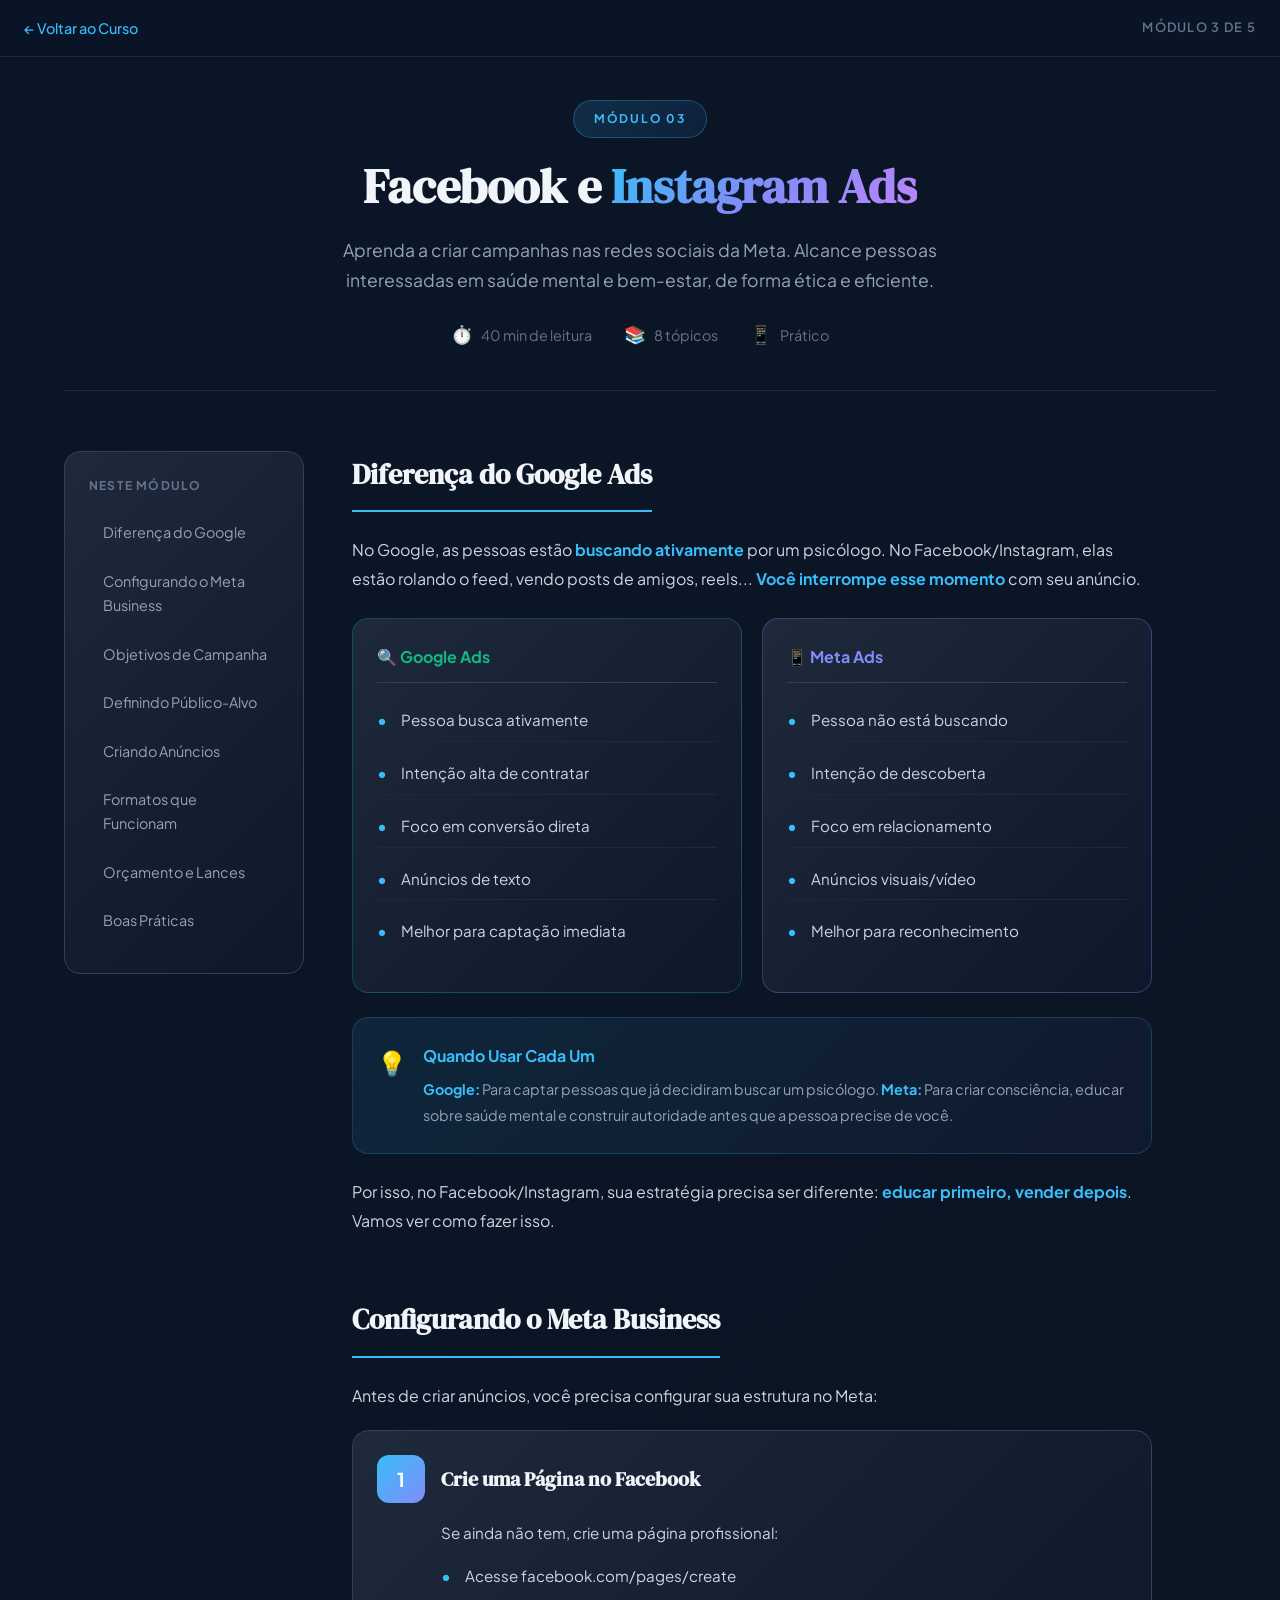
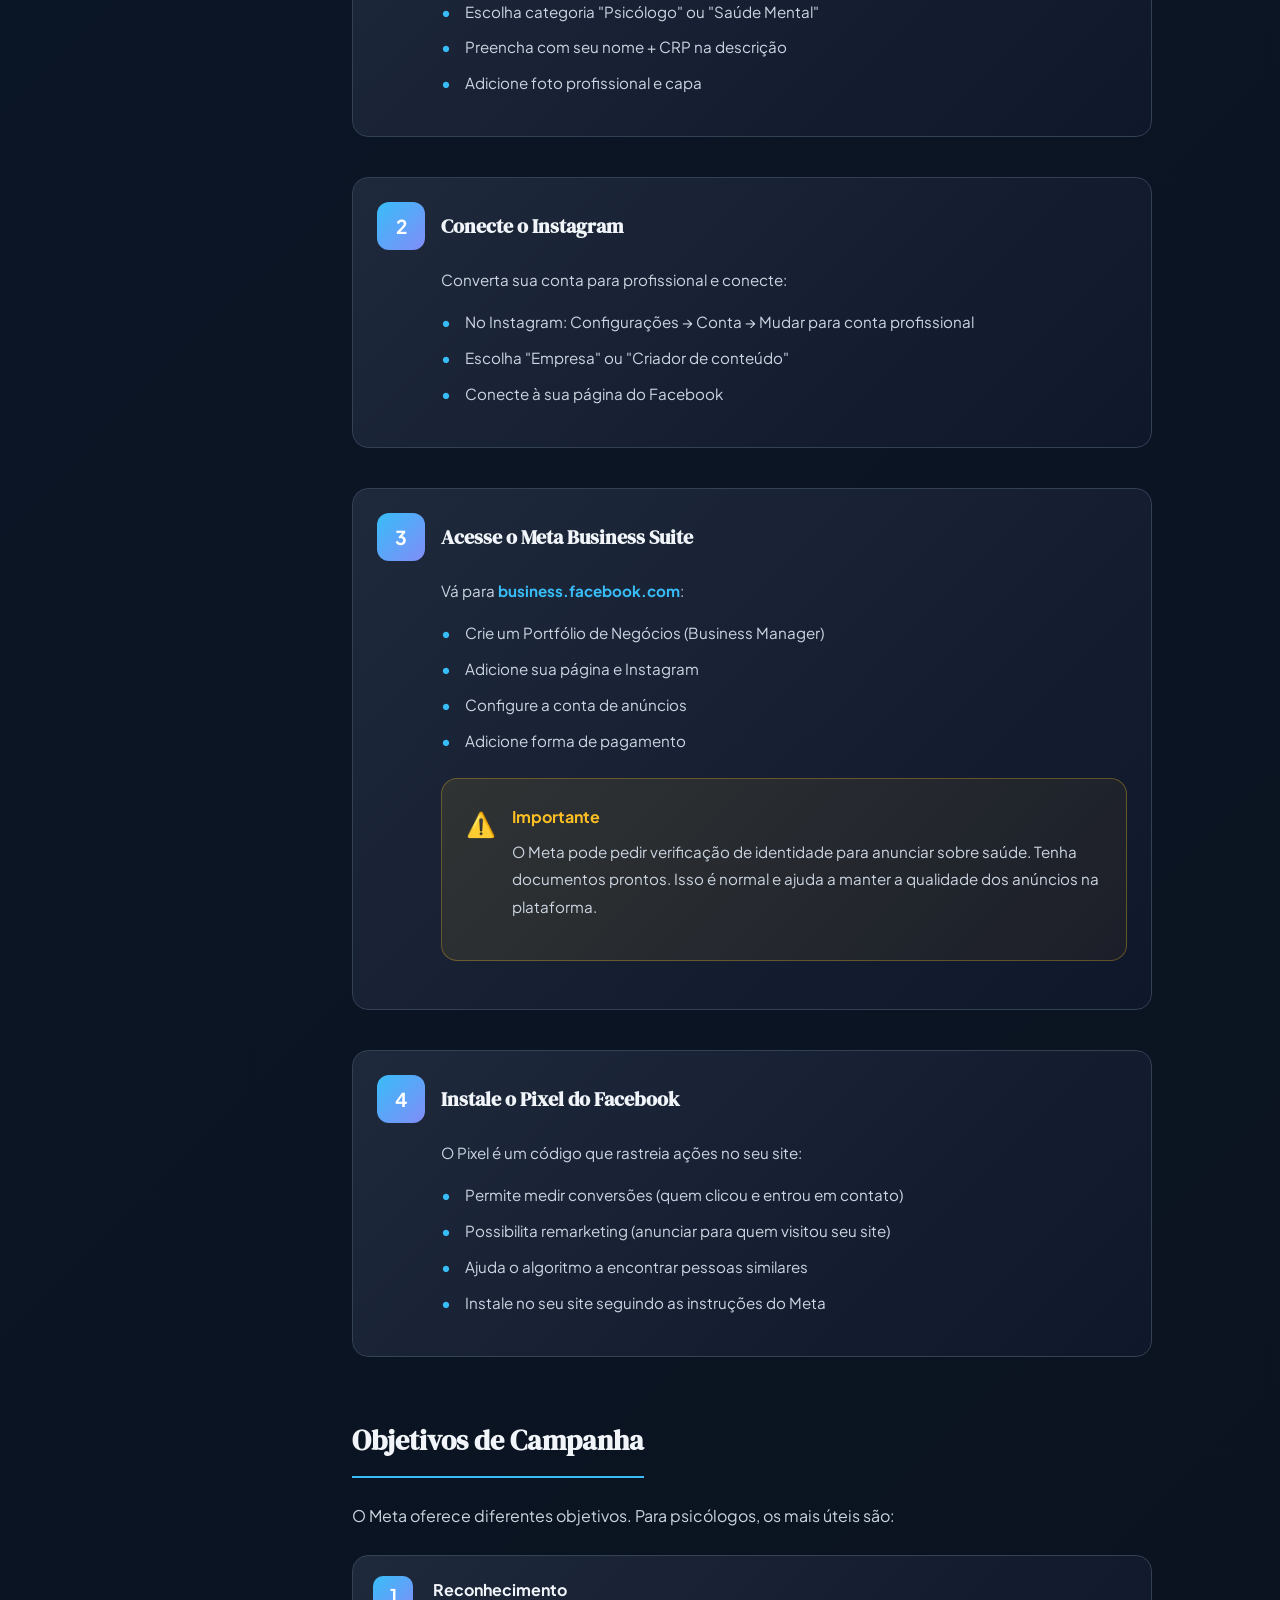
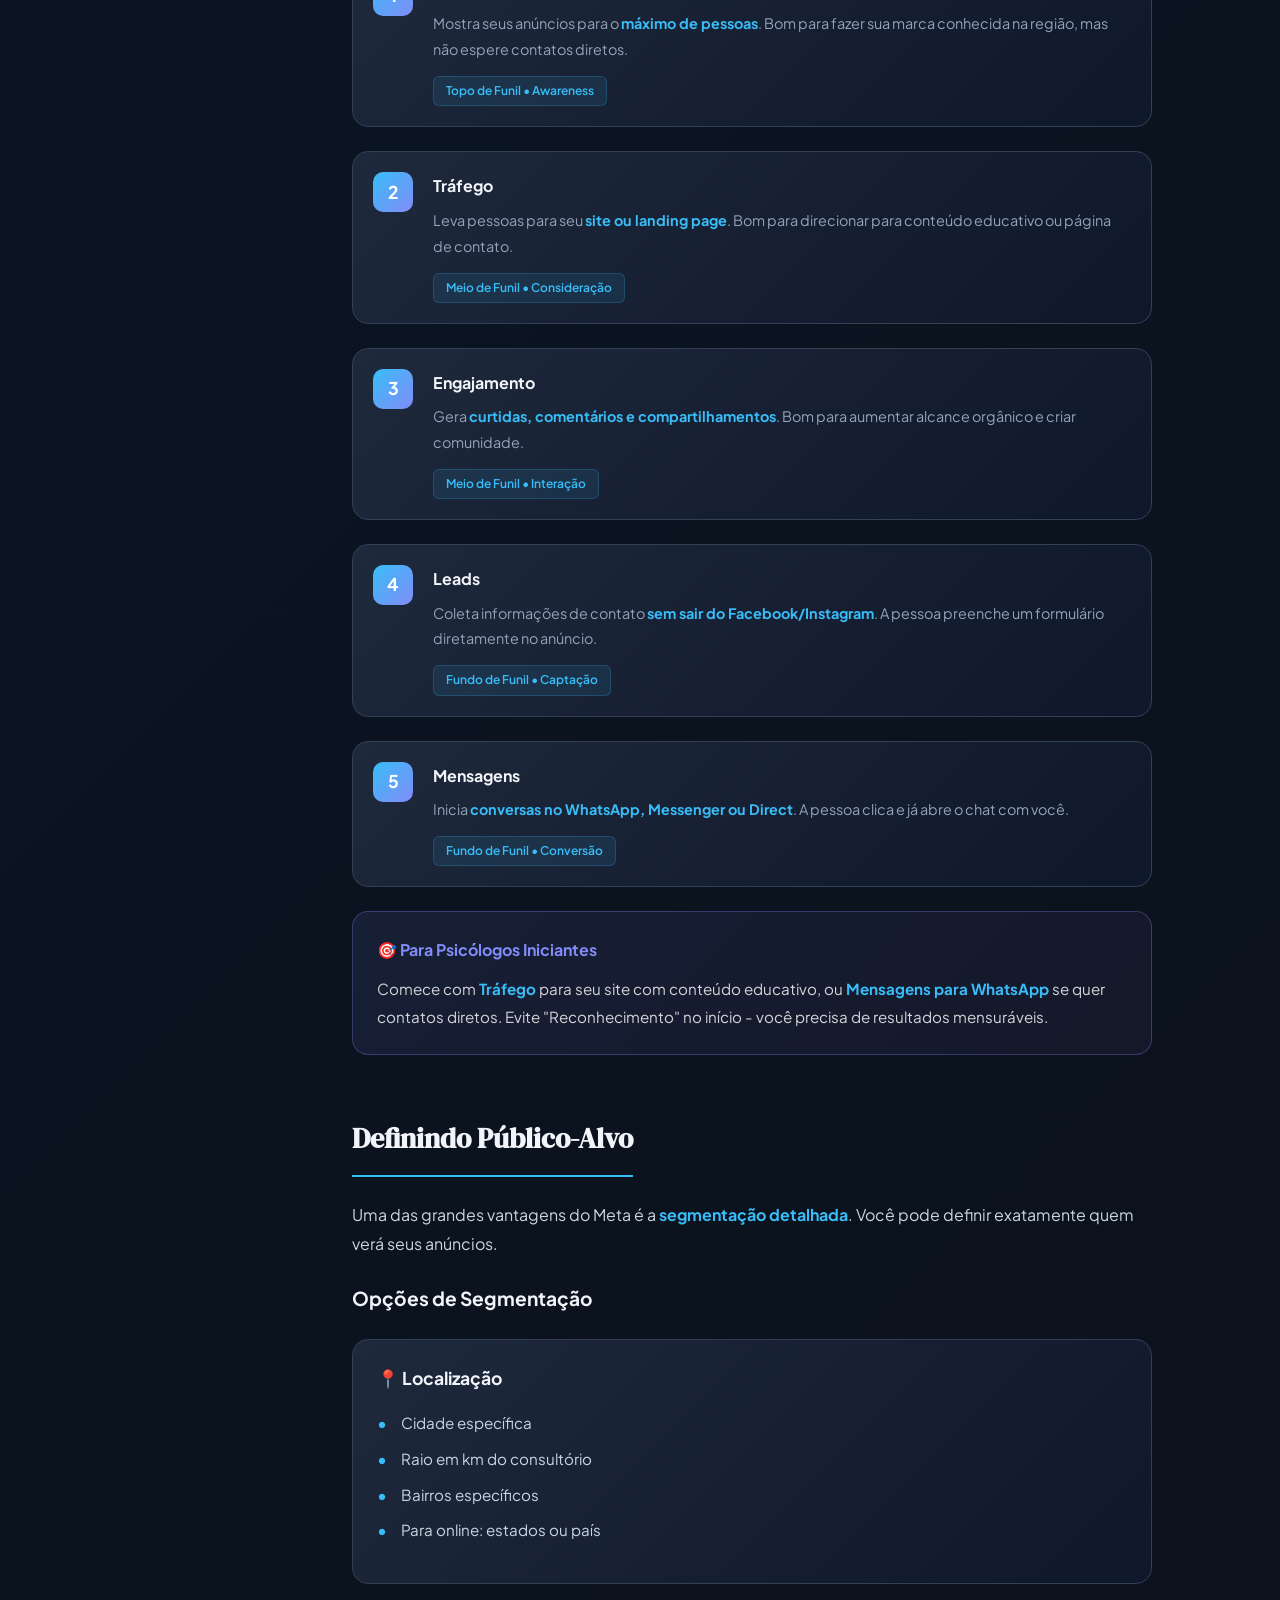
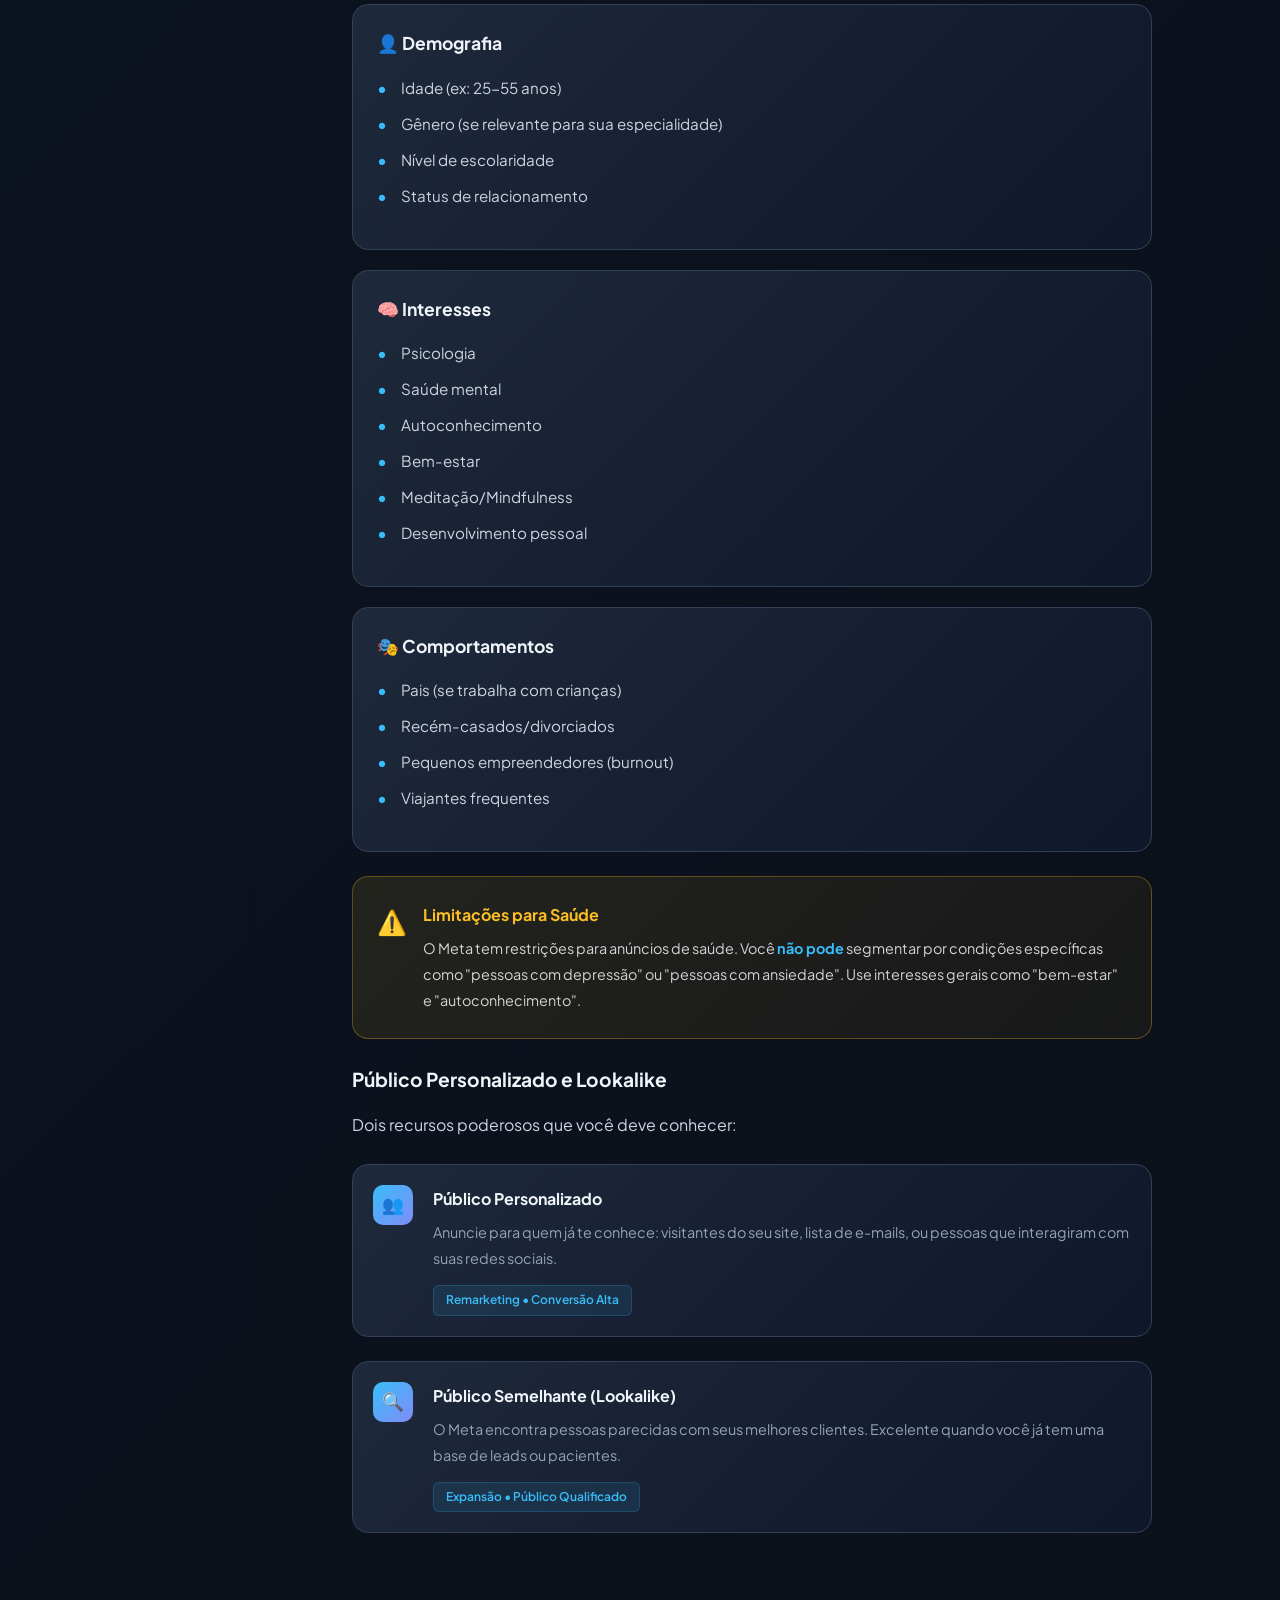
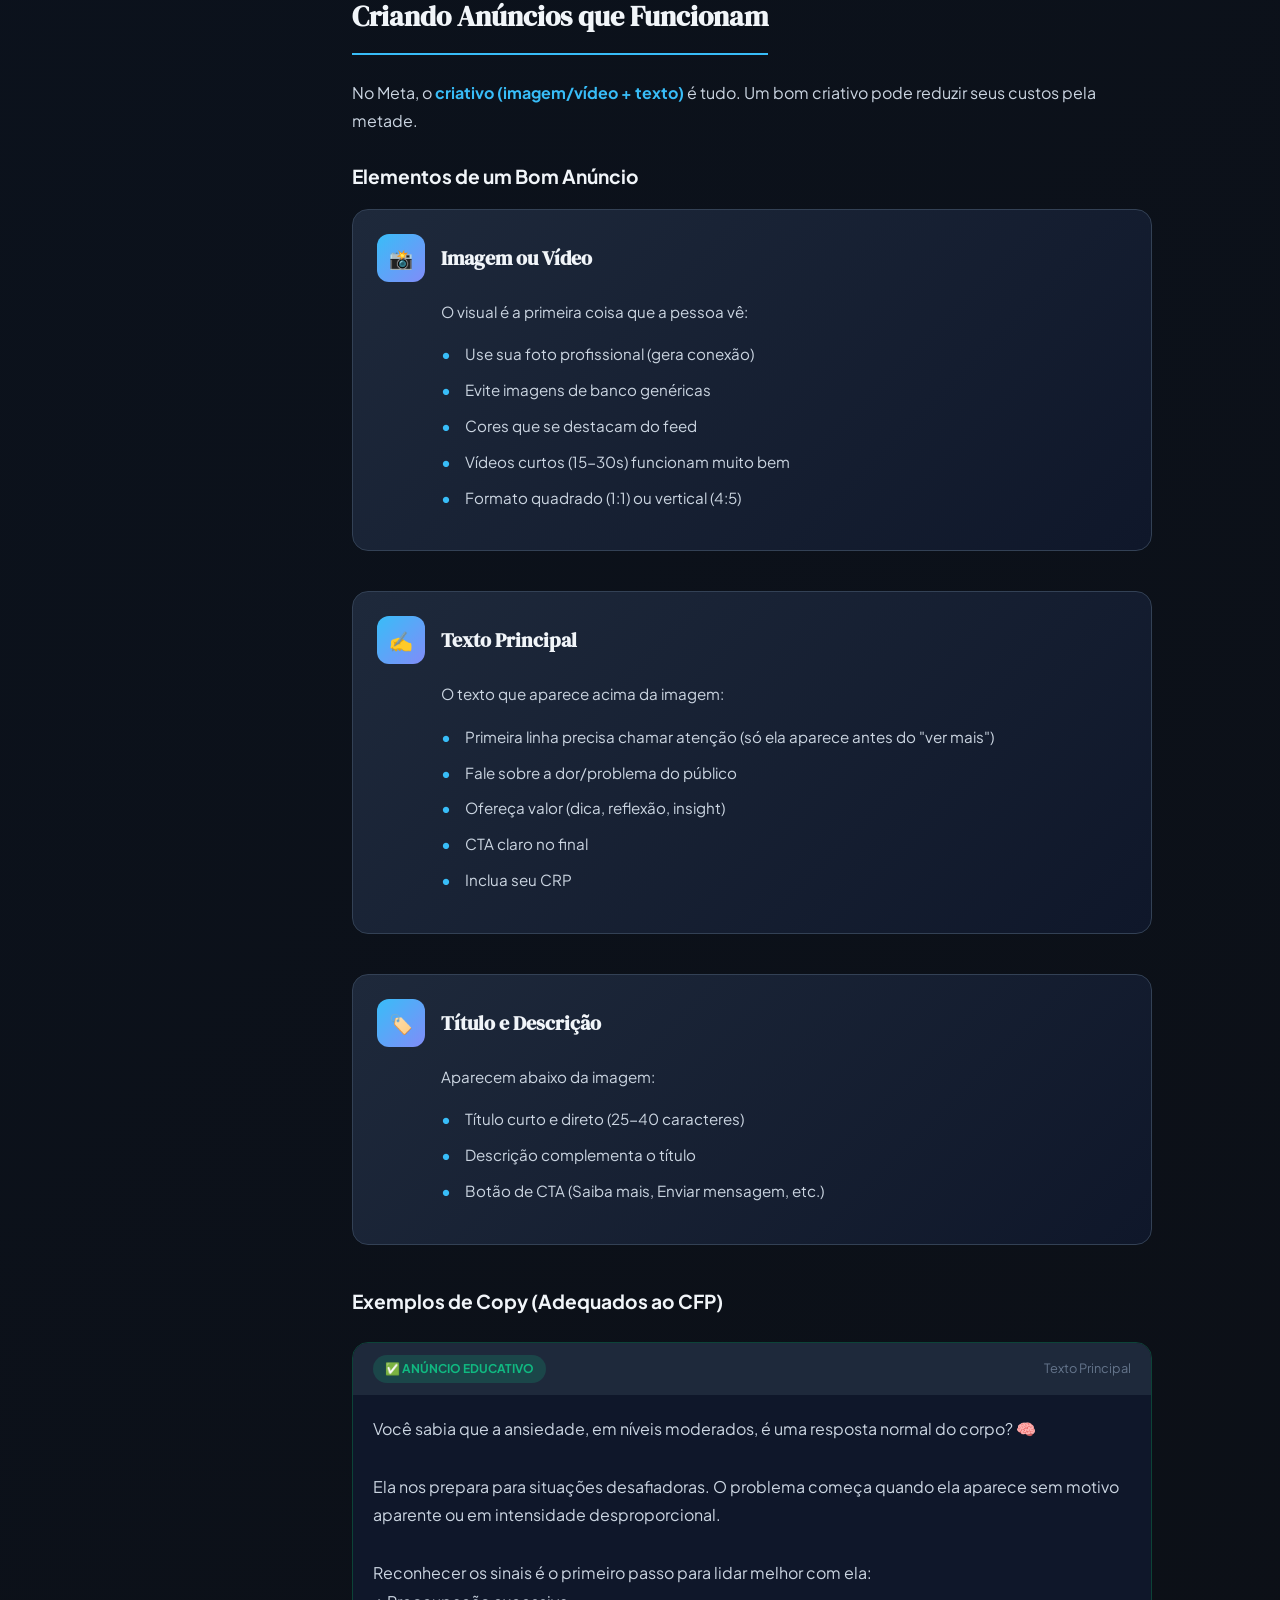
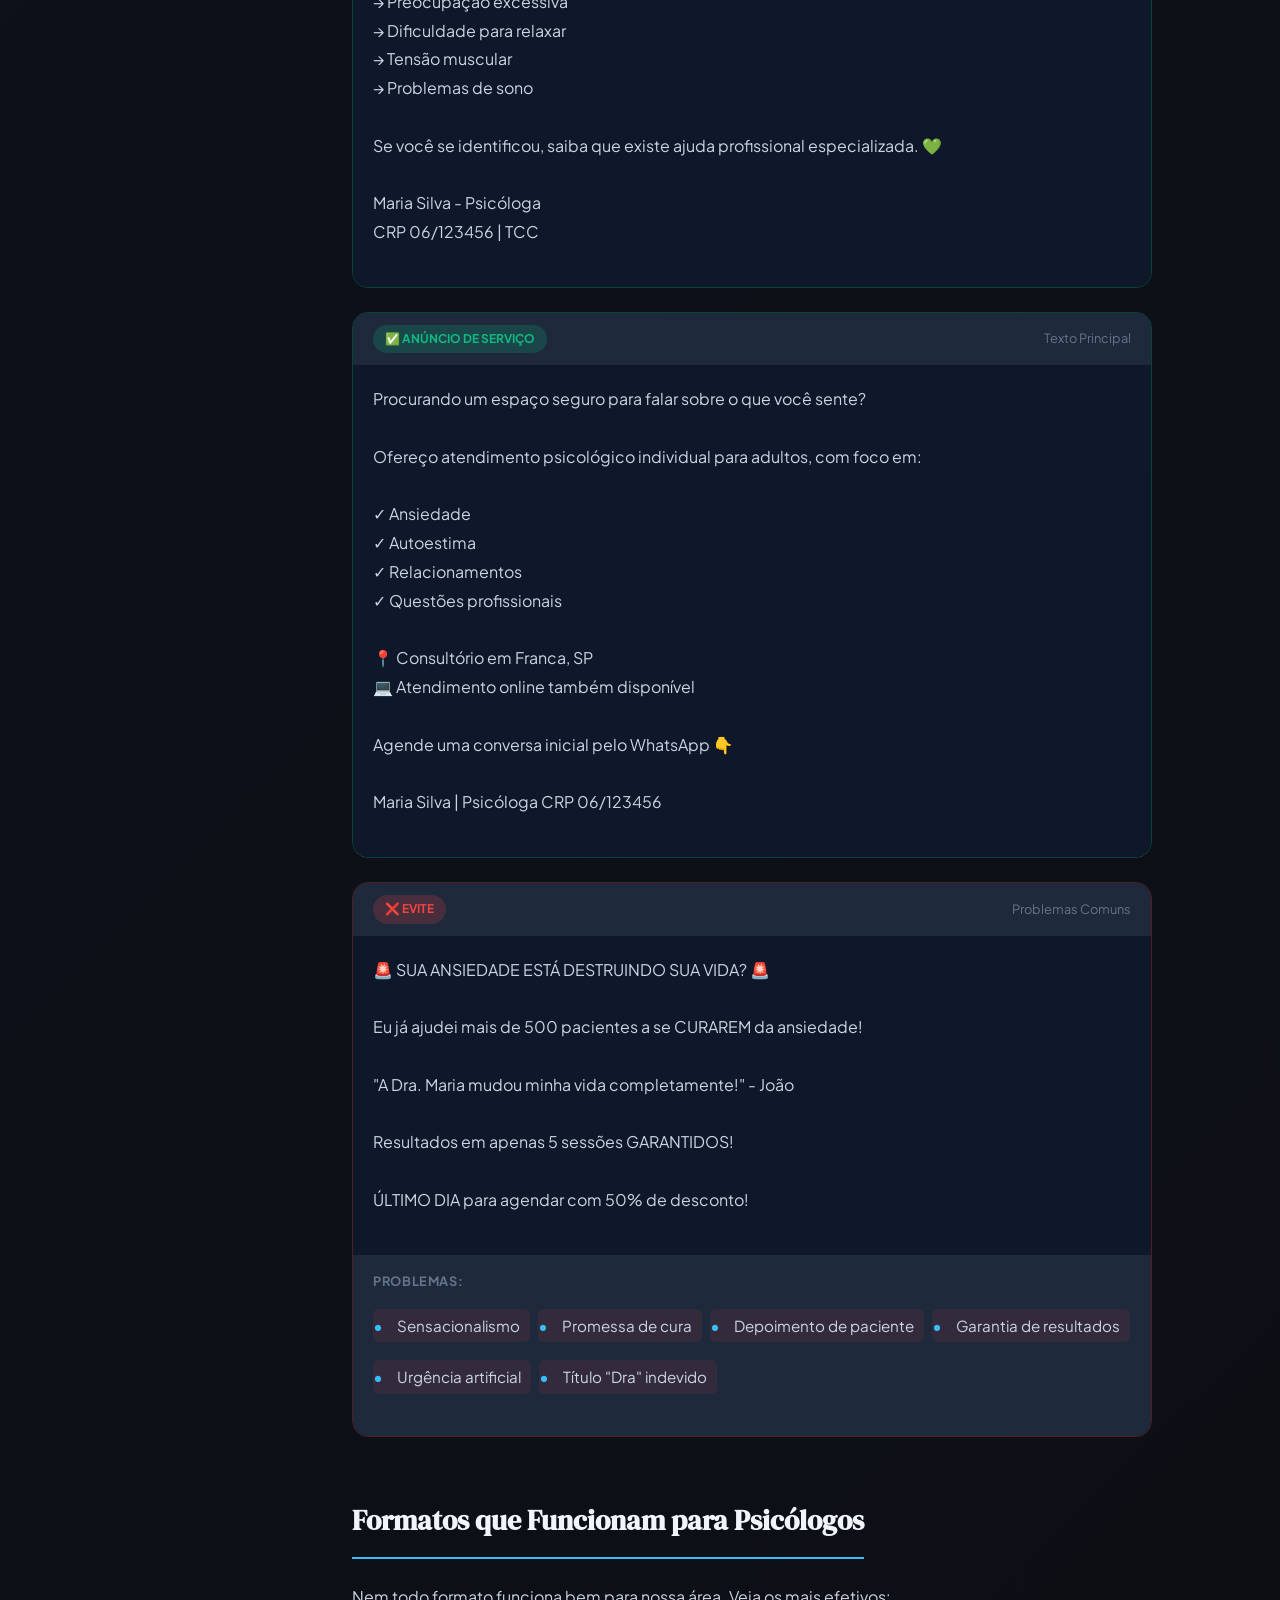
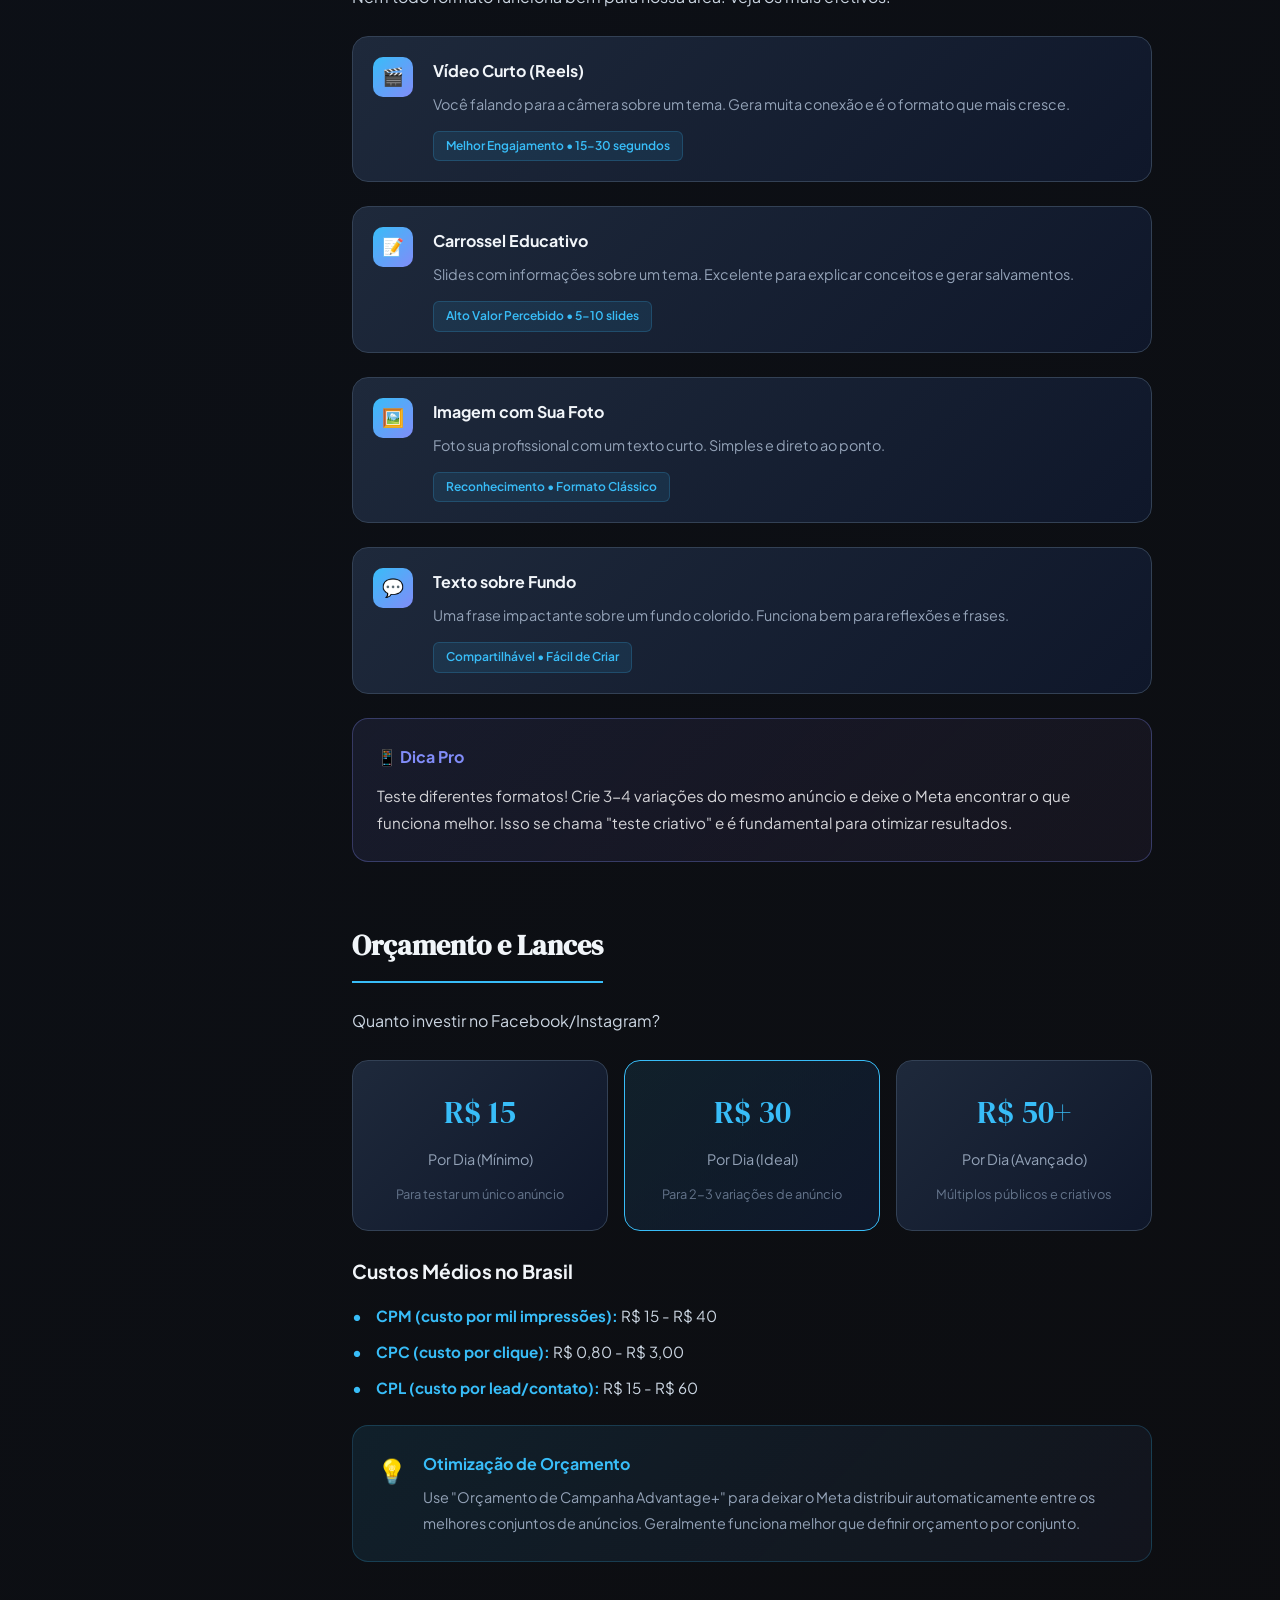
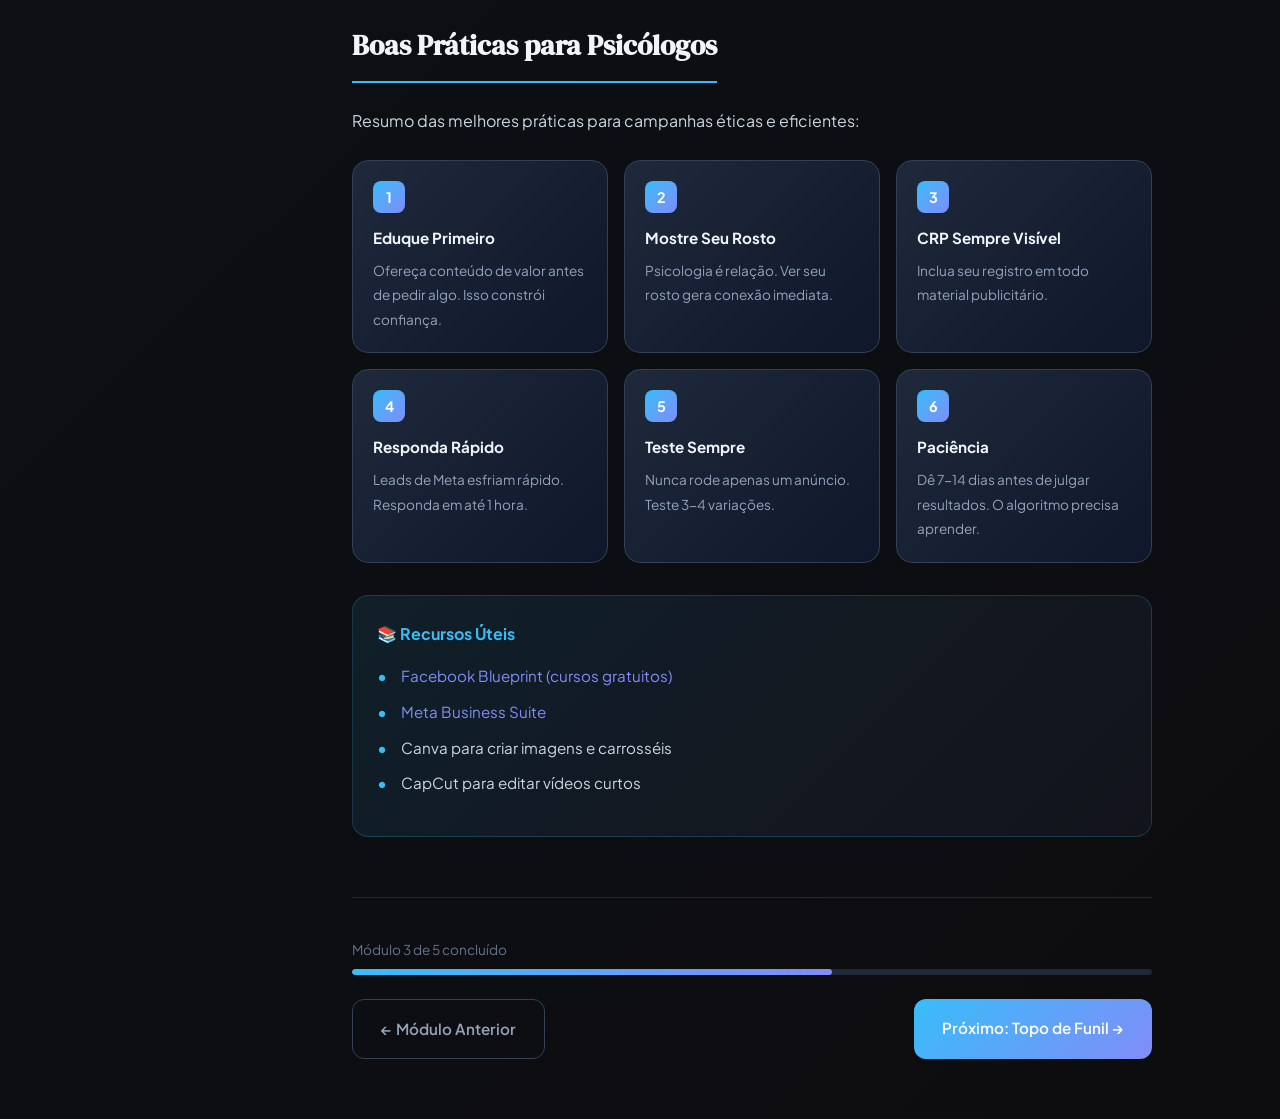
<file: consultorias/modulo-3-facebook-ads/index.html>
<!DOCTYPE html>
<html lang="pt-BR">
<head>
    <meta charset="UTF-8">
    <meta name="viewport" content="width=device-width, initial-scale=1.0">
    <title>Módulo 3: Facebook e Instagram Ads | Tráfego Pago para Psicólogos</title>
    <link rel="preconnect" href="https://fonts.googleapis.com">
    <link rel="preconnect" href="https://fonts.gstatic.com" crossorigin>
    <link href="https://fonts.googleapis.com/css2?family=DM+Serif+Display&family=Plus+Jakarta+Sans:wght@400;500;600;700&family=JetBrains+Mono:wght@400;500&display=swap" rel="stylesheet">
    <link rel="stylesheet" href="../styles/course.css">
</head>
<body>
    <nav class="top-nav">
        <a href="../index.html" class="nav-back">← Voltar ao Curso</a>
        <span class="nav-module">Módulo 3 de 5</span>
    </nav>
    
    <div class="container">
        <header class="module-header">
            <span class="module-badge">Módulo 03</span>
            <h1>Facebook e <span>Instagram Ads</span></h1>
            <p class="module-subtitle">Aprenda a criar campanhas nas redes sociais da Meta. Alcance pessoas interessadas em saúde mental e bem-estar, de forma ética e eficiente.</p>
            
            <div class="module-meta">
                <div class="meta-item">
                    <span class="meta-icon">⏱️</span>
                    <span>40 min de leitura</span>
                </div>
                <div class="meta-item">
                    <span class="meta-icon">📚</span>
                    <span>8 tópicos</span>
                </div>
                <div class="meta-item">
                    <span class="meta-icon">📱</span>
                    <span>Prático</span>
                </div>
            </div>
        </header>
        
        <div class="content-wrapper">
            <aside class="table-of-contents">
                <h3>Neste Módulo</h3>
                <ul>
                    <li><a href="#diferenca">Diferença do Google</a></li>
                    <li><a href="#estrutura">Configurando o Meta Business</a></li>
                    <li><a href="#objetivos">Objetivos de Campanha</a></li>
                    <li><a href="#publico">Definindo Público-Alvo</a></li>
                    <li><a href="#criativos">Criando Anúncios</a></li>
                    <li><a href="#formatos">Formatos que Funcionam</a></li>
                    <li><a href="#orcamento">Orçamento e Lances</a></li>
                    <li><a href="#boas-praticas">Boas Práticas</a></li>
                </ul>
            </aside>
            
            <main class="content">
                <section id="diferenca" class="content-section">
                    <h2>Diferença do Google Ads</h2>
                    
                    <p>No Google, as pessoas estão <strong>buscando ativamente</strong> por um psicólogo. No Facebook/Instagram, elas estão rolando o feed, vendo posts de amigos, reels... <strong>Você interrompe esse momento</strong> com seu anúncio.</p>
                    
                    <div class="comparison-table">
                        <div class="table-column pode">
                            <h4>🔍 Google Ads</h4>
                            <ul>
                                <li>Pessoa busca ativamente</li>
                                <li>Intenção alta de contratar</li>
                                <li>Foco em conversão direta</li>
                                <li>Anúncios de texto</li>
                                <li>Melhor para captação imediata</li>
                            </ul>
                        </div>
                        <div class="table-column nao-pode" style="border-color: rgba(129, 140, 248, 0.3);">
                            <h4 style="color: #818cf8;">📱 Meta Ads</h4>
                            <ul>
                                <li>Pessoa não está buscando</li>
                                <li>Intenção de descoberta</li>
                                <li>Foco em relacionamento</li>
                                <li>Anúncios visuais/vídeo</li>
                                <li>Melhor para reconhecimento</li>
                            </ul>
                        </div>
                    </div>
                    
                    <div class="info-box">
                        <div class="info-icon">💡</div>
                        <div class="info-content">
                            <h4>Quando Usar Cada Um</h4>
                            <p><strong>Google:</strong> Para captar pessoas que já decidiram buscar um psicólogo. <strong>Meta:</strong> Para criar consciência, educar sobre saúde mental e construir autoridade antes que a pessoa precise de você.</p>
                        </div>
                    </div>
                    
                    <p>Por isso, no Facebook/Instagram, sua estratégia precisa ser diferente: <strong>educar primeiro, vender depois</strong>. Vamos ver como fazer isso.</p>
                </section>
                
                <section id="estrutura" class="content-section">
                    <h2>Configurando o Meta Business</h2>
                    
                    <p>Antes de criar anúncios, você precisa configurar sua estrutura no Meta:</p>
                    
                    <div class="step">
                        <div class="step-header">
                            <div class="step-number">1</div>
                            <h3 class="step-title">Crie uma Página no Facebook</h3>
                        </div>
                        <div class="step-content">
                            <p>Se ainda não tem, crie uma página profissional:</p>
                            <ul>
                                <li>Acesse facebook.com/pages/create</li>
                                <li>Escolha categoria "Psicólogo" ou "Saúde Mental"</li>
                                <li>Preencha com seu nome + CRP na descrição</li>
                                <li>Adicione foto profissional e capa</li>
                            </ul>
                        </div>
                    </div>
                    
                    <div class="step">
                        <div class="step-header">
                            <div class="step-number">2</div>
                            <h3 class="step-title">Conecte o Instagram</h3>
                        </div>
                        <div class="step-content">
                            <p>Converta sua conta para profissional e conecte:</p>
                            <ul>
                                <li>No Instagram: Configurações → Conta → Mudar para conta profissional</li>
                                <li>Escolha "Empresa" ou "Criador de conteúdo"</li>
                                <li>Conecte à sua página do Facebook</li>
                            </ul>
                        </div>
                    </div>
                    
                    <div class="step">
                        <div class="step-header">
                            <div class="step-number">3</div>
                            <h3 class="step-title">Acesse o Meta Business Suite</h3>
                        </div>
                        <div class="step-content">
                            <p>Vá para <strong>business.facebook.com</strong>:</p>
                            <ul>
                                <li>Crie um Portfólio de Negócios (Business Manager)</li>
                                <li>Adicione sua página e Instagram</li>
                                <li>Configure a conta de anúncios</li>
                                <li>Adicione forma de pagamento</li>
                            </ul>
                            <div class="warning-box">
                                <div class="warning-icon">⚠️</div>
                                <div class="warning-content">
                                    <h4>Importante</h4>
                                    <p>O Meta pode pedir verificação de identidade para anunciar sobre saúde. Tenha documentos prontos. Isso é normal e ajuda a manter a qualidade dos anúncios na plataforma.</p>
                                </div>
                            </div>
                        </div>
                    </div>
                    
                    <div class="step">
                        <div class="step-header">
                            <div class="step-number">4</div>
                            <h3 class="step-title">Instale o Pixel do Facebook</h3>
                        </div>
                        <div class="step-content">
                            <p>O Pixel é um código que rastreia ações no seu site:</p>
                            <ul>
                                <li>Permite medir conversões (quem clicou e entrou em contato)</li>
                                <li>Possibilita remarketing (anunciar para quem visitou seu site)</li>
                                <li>Ajuda o algoritmo a encontrar pessoas similares</li>
                                <li>Instale no seu site seguindo as instruções do Meta</li>
                            </ul>
                        </div>
                    </div>
                </section>
                
                <section id="objetivos" class="content-section">
                    <h2>Objetivos de Campanha</h2>
                    
                    <p>O Meta oferece diferentes objetivos. Para psicólogos, os mais úteis são:</p>
                    
                    <div class="types-list">
                        <div class="type-item">
                            <div class="type-number">1</div>
                            <div class="type-content">
                                <h4>Reconhecimento</h4>
                                <p>Mostra seus anúncios para o <strong>máximo de pessoas</strong>. Bom para fazer sua marca conhecida na região, mas não espere contatos diretos.</p>
                                <span class="type-tag">Topo de Funil • Awareness</span>
                            </div>
                        </div>
                        
                        <div class="type-item">
                            <div class="type-number">2</div>
                            <div class="type-content">
                                <h4>Tráfego</h4>
                                <p>Leva pessoas para seu <strong>site ou landing page</strong>. Bom para direcionar para conteúdo educativo ou página de contato.</p>
                                <span class="type-tag">Meio de Funil • Consideração</span>
                            </div>
                        </div>
                        
                        <div class="type-item">
                            <div class="type-number">3</div>
                            <div class="type-content">
                                <h4>Engajamento</h4>
                                <p>Gera <strong>curtidas, comentários e compartilhamentos</strong>. Bom para aumentar alcance orgânico e criar comunidade.</p>
                                <span class="type-tag">Meio de Funil • Interação</span>
                            </div>
                        </div>
                        
                        <div class="type-item">
                            <div class="type-number">4</div>
                            <div class="type-content">
                                <h4>Leads</h4>
                                <p>Coleta informações de contato <strong>sem sair do Facebook/Instagram</strong>. A pessoa preenche um formulário diretamente no anúncio.</p>
                                <span class="type-tag">Fundo de Funil • Captação</span>
                            </div>
                        </div>
                        
                        <div class="type-item">
                            <div class="type-number">5</div>
                            <div class="type-content">
                                <h4>Mensagens</h4>
                                <p>Inicia <strong>conversas no WhatsApp, Messenger ou Direct</strong>. A pessoa clica e já abre o chat com você.</p>
                                <span class="type-tag">Fundo de Funil • Conversão</span>
                            </div>
                        </div>
                    </div>
                    
                    <div class="recommendation-box">
                        <h4>🎯 Para Psicólogos Iniciantes</h4>
                        <p>Comece com <strong>Tráfego</strong> para seu site com conteúdo educativo, ou <strong>Mensagens para WhatsApp</strong> se quer contatos diretos. Evite "Reconhecimento" no início - você precisa de resultados mensuráveis.</p>
                    </div>
                </section>
                
                <section id="publico" class="content-section">
                    <h2>Definindo Público-Alvo</h2>
                    
                    <p>Uma das grandes vantagens do Meta é a <strong>segmentação detalhada</strong>. Você pode definir exatamente quem verá seus anúncios.</p>
                    
                    <h3 style="font-size: 1.2rem; margin: 24px 0 16px; color: #f1f5f9;">Opções de Segmentação</h3>
                    
                    <div class="cfp-points">
                        <div class="cfp-point">
                            <h4>📍 Localização</h4>
                            <ul>
                                <li>Cidade específica</li>
                                <li>Raio em km do consultório</li>
                                <li>Bairros específicos</li>
                                <li>Para online: estados ou país</li>
                            </ul>
                        </div>
                        
                        <div class="cfp-point">
                            <h4>👤 Demografia</h4>
                            <ul>
                                <li>Idade (ex: 25-55 anos)</li>
                                <li>Gênero (se relevante para sua especialidade)</li>
                                <li>Nível de escolaridade</li>
                                <li>Status de relacionamento</li>
                            </ul>
                        </div>
                        
                        <div class="cfp-point">
                            <h4>🧠 Interesses</h4>
                            <ul>
                                <li>Psicologia</li>
                                <li>Saúde mental</li>
                                <li>Autoconhecimento</li>
                                <li>Bem-estar</li>
                                <li>Meditação/Mindfulness</li>
                                <li>Desenvolvimento pessoal</li>
                            </ul>
                        </div>
                        
                        <div class="cfp-point">
                            <h4>🎭 Comportamentos</h4>
                            <ul>
                                <li>Pais (se trabalha com crianças)</li>
                                <li>Recém-casados/divorciados</li>
                                <li>Pequenos empreendedores (burnout)</li>
                                <li>Viajantes frequentes</li>
                            </ul>
                        </div>
                    </div>
                    
                    <div class="warning-box">
                        <div class="warning-icon">⚠️</div>
                        <div class="warning-content">
                            <h4>Limitações para Saúde</h4>
                            <p>O Meta tem restrições para anúncios de saúde. Você <strong>não pode</strong> segmentar por condições específicas como "pessoas com depressão" ou "pessoas com ansiedade". Use interesses gerais como "bem-estar" e "autoconhecimento".</p>
                        </div>
                    </div>
                    
                    <h3 style="font-size: 1.2rem; margin: 24px 0 16px; color: #f1f5f9;">Público Personalizado e Lookalike</h3>
                    
                    <p>Dois recursos poderosos que você deve conhecer:</p>
                    
                    <div class="types-list">
                        <div class="type-item">
                            <div class="type-number">👥</div>
                            <div class="type-content">
                                <h4>Público Personalizado</h4>
                                <p>Anuncie para quem já te conhece: visitantes do seu site, lista de e-mails, ou pessoas que interagiram com suas redes sociais.</p>
                                <span class="type-tag">Remarketing • Conversão Alta</span>
                            </div>
                        </div>
                        
                        <div class="type-item">
                            <div class="type-number">🔍</div>
                            <div class="type-content">
                                <h4>Público Semelhante (Lookalike)</h4>
                                <p>O Meta encontra pessoas parecidas com seus melhores clientes. Excelente quando você já tem uma base de leads ou pacientes.</p>
                                <span class="type-tag">Expansão • Público Qualificado</span>
                            </div>
                        </div>
                    </div>
                </section>
                
                <section id="criativos" class="content-section">
                    <h2>Criando Anúncios que Funcionam</h2>
                    
                    <p>No Meta, o <strong>criativo (imagem/vídeo + texto)</strong> é tudo. Um bom criativo pode reduzir seus custos pela metade.</p>
                    
                    <h3 style="font-size: 1.2rem; margin: 24px 0 16px; color: #f1f5f9;">Elementos de um Bom Anúncio</h3>
                    
                    <div class="step">
                        <div class="step-header">
                            <div class="step-number">📸</div>
                            <h3 class="step-title">Imagem ou Vídeo</h3>
                        </div>
                        <div class="step-content">
                            <p>O visual é a primeira coisa que a pessoa vê:</p>
                            <ul>
                                <li>Use sua foto profissional (gera conexão)</li>
                                <li>Evite imagens de banco genéricas</li>
                                <li>Cores que se destacam do feed</li>
                                <li>Vídeos curtos (15-30s) funcionam muito bem</li>
                                <li>Formato quadrado (1:1) ou vertical (4:5)</li>
                            </ul>
                        </div>
                    </div>
                    
                    <div class="step">
                        <div class="step-header">
                            <div class="step-number">✍️</div>
                            <h3 class="step-title">Texto Principal</h3>
                        </div>
                        <div class="step-content">
                            <p>O texto que aparece acima da imagem:</p>
                            <ul>
                                <li>Primeira linha precisa chamar atenção (só ela aparece antes do "ver mais")</li>
                                <li>Fale sobre a dor/problema do público</li>
                                <li>Ofereça valor (dica, reflexão, insight)</li>
                                <li>CTA claro no final</li>
                                <li>Inclua seu CRP</li>
                            </ul>
                        </div>
                    </div>
                    
                    <div class="step">
                        <div class="step-header">
                            <div class="step-number">🏷️</div>
                            <h3 class="step-title">Título e Descrição</h3>
                        </div>
                        <div class="step-content">
                            <p>Aparecem abaixo da imagem:</p>
                            <ul>
                                <li>Título curto e direto (25-40 caracteres)</li>
                                <li>Descrição complementa o título</li>
                                <li>Botão de CTA (Saiba mais, Enviar mensagem, etc.)</li>
                            </ul>
                        </div>
                    </div>
                    
                    <h3 style="font-size: 1.2rem; margin: 24px 0 16px; color: #f1f5f9;">Exemplos de Copy (Adequados ao CFP)</h3>
                    
                    <div class="example-box correct">
                        <div class="example-header">
                            <span class="example-tag">✅ ANÚNCIO EDUCATIVO</span>
                            <span class="example-title">Texto Principal</span>
                        </div>
                        <div class="example-content">
                            <p class="example-ad">
                                Você sabia que a ansiedade, em níveis moderados, é uma resposta normal do corpo? 🧠<br><br>
                                Ela nos prepara para situações desafiadoras. O problema começa quando ela aparece sem motivo aparente ou em intensidade desproporcional.<br><br>
                                Reconhecer os sinais é o primeiro passo para lidar melhor com ela:<br>
                                → Preocupação excessiva<br>
                                → Dificuldade para relaxar<br>
                                → Tensão muscular<br>
                                → Problemas de sono<br><br>
                                Se você se identificou, saiba que existe ajuda profissional especializada. 💚<br><br>
                                Maria Silva - Psicóloga<br>
                                CRP 06/123456 | TCC
                            </p>
                        </div>
                    </div>
                    
                    <div class="example-box correct">
                        <div class="example-header">
                            <span class="example-tag">✅ ANÚNCIO DE SERVIÇO</span>
                            <span class="example-title">Texto Principal</span>
                        </div>
                        <div class="example-content">
                            <p class="example-ad">
                                Procurando um espaço seguro para falar sobre o que você sente?<br><br>
                                Ofereço atendimento psicológico individual para adultos, com foco em:<br><br>
                                ✓ Ansiedade<br>
                                ✓ Autoestima<br>
                                ✓ Relacionamentos<br>
                                ✓ Questões profissionais<br><br>
                                📍 Consultório em Franca, SP<br>
                                💻 Atendimento online também disponível<br><br>
                                Agende uma conversa inicial pelo WhatsApp 👇<br><br>
                                Maria Silva | Psicóloga CRP 06/123456
                            </p>
                        </div>
                    </div>
                    
                    <div class="example-box wrong">
                        <div class="example-header">
                            <span class="example-tag">❌ EVITE</span>
                            <span class="example-title">Problemas Comuns</span>
                        </div>
                        <div class="example-content">
                            <p class="example-ad">
                                🚨 SUA ANSIEDADE ESTÁ DESTRUINDO SUA VIDA? 🚨<br><br>
                                Eu já ajudei mais de 500 pacientes a se CURAREM da ansiedade!<br><br>
                                "A Dra. Maria mudou minha vida completamente!" - João<br><br>
                                Resultados em apenas 5 sessões GARANTIDOS!<br><br>
                                ÚLTIMO DIA para agendar com 50% de desconto!
                            </p>
                        </div>
                        <div class="example-problems">
                            <h5>Problemas:</h5>
                            <ul>
                                <li>Sensacionalismo</li>
                                <li>Promessa de cura</li>
                                <li>Depoimento de paciente</li>
                                <li>Garantia de resultados</li>
                                <li>Urgência artificial</li>
                                <li>Título "Dra" indevido</li>
                            </ul>
                        </div>
                    </div>
                </section>
                
                <section id="formatos" class="content-section">
                    <h2>Formatos que Funcionam para Psicólogos</h2>
                    
                    <p>Nem todo formato funciona bem para nossa área. Veja os mais efetivos:</p>
                    
                    <div class="types-list">
                        <div class="type-item">
                            <div class="type-number">🎬</div>
                            <div class="type-content">
                                <h4>Vídeo Curto (Reels)</h4>
                                <p>Você falando para a câmera sobre um tema. Gera muita conexão e é o formato que mais cresce.</p>
                                <span class="type-tag">Melhor Engajamento • 15-30 segundos</span>
                            </div>
                        </div>
                        
                        <div class="type-item">
                            <div class="type-number">📝</div>
                            <div class="type-content">
                                <h4>Carrossel Educativo</h4>
                                <p>Slides com informações sobre um tema. Excelente para explicar conceitos e gerar salvamentos.</p>
                                <span class="type-tag">Alto Valor Percebido • 5-10 slides</span>
                            </div>
                        </div>
                        
                        <div class="type-item">
                            <div class="type-number">🖼️</div>
                            <div class="type-content">
                                <h4>Imagem com Sua Foto</h4>
                                <p>Foto sua profissional com um texto curto. Simples e direto ao ponto.</p>
                                <span class="type-tag">Reconhecimento • Formato Clássico</span>
                            </div>
                        </div>
                        
                        <div class="type-item">
                            <div class="type-number">💬</div>
                            <div class="type-content">
                                <h4>Texto sobre Fundo</h4>
                                <p>Uma frase impactante sobre um fundo colorido. Funciona bem para reflexões e frases.</p>
                                <span class="type-tag">Compartilhável • Fácil de Criar</span>
                            </div>
                        </div>
                    </div>
                    
                    <div class="recommendation-box">
                        <h4>📱 Dica Pro</h4>
                        <p>Teste diferentes formatos! Crie 3-4 variações do mesmo anúncio e deixe o Meta encontrar o que funciona melhor. Isso se chama "teste criativo" e é fundamental para otimizar resultados.</p>
                    </div>
                </section>
                
                <section id="orcamento" class="content-section">
                    <h2>Orçamento e Lances</h2>
                    
                    <p>Quanto investir no Facebook/Instagram?</p>
                    
                    <div class="budget-cards">
                        <div class="budget-card">
                            <div class="budget-value">R$ 15</div>
                            <div class="budget-label">Por Dia (Mínimo)</div>
                            <div class="budget-desc">Para testar um único anúncio</div>
                        </div>
                        <div class="budget-card highlight">
                            <div class="budget-value">R$ 30</div>
                            <div class="budget-label">Por Dia (Ideal)</div>
                            <div class="budget-desc">Para 2-3 variações de anúncio</div>
                        </div>
                        <div class="budget-card">
                            <div class="budget-value">R$ 50+</div>
                            <div class="budget-label">Por Dia (Avançado)</div>
                            <div class="budget-desc">Múltiplos públicos e criativos</div>
                        </div>
                    </div>
                    
                    <h3 style="font-size: 1.2rem; margin: 24px 0 16px; color: #f1f5f9;">Custos Médios no Brasil</h3>
                    
                    <ul>
                        <li><strong>CPM (custo por mil impressões):</strong> R$ 15 - R$ 40</li>
                        <li><strong>CPC (custo por clique):</strong> R$ 0,80 - R$ 3,00</li>
                        <li><strong>CPL (custo por lead/contato):</strong> R$ 15 - R$ 60</li>
                    </ul>
                    
                    <div class="info-box">
                        <div class="info-icon">💡</div>
                        <div class="info-content">
                            <h4>Otimização de Orçamento</h4>
                            <p>Use "Orçamento de Campanha Advantage+" para deixar o Meta distribuir automaticamente entre os melhores conjuntos de anúncios. Geralmente funciona melhor que definir orçamento por conjunto.</p>
                        </div>
                    </div>
                </section>
                
                <section id="boas-praticas" class="content-section">
                    <h2>Boas Práticas para Psicólogos</h2>
                    
                    <p>Resumo das melhores práticas para campanhas éticas e eficientes:</p>
                    
                    <div class="tips-grid">
                        <div class="tip-card">
                            <div class="tip-number">1</div>
                            <h4>Eduque Primeiro</h4>
                            <p>Ofereça conteúdo de valor antes de pedir algo. Isso constrói confiança.</p>
                        </div>
                        
                        <div class="tip-card">
                            <div class="tip-number">2</div>
                            <h4>Mostre Seu Rosto</h4>
                            <p>Psicologia é relação. Ver seu rosto gera conexão imediata.</p>
                        </div>
                        
                        <div class="tip-card">
                            <div class="tip-number">3</div>
                            <h4>CRP Sempre Visível</h4>
                            <p>Inclua seu registro em todo material publicitário.</p>
                        </div>
                        
                        <div class="tip-card">
                            <div class="tip-number">4</div>
                            <h4>Responda Rápido</h4>
                            <p>Leads de Meta esfriam rápido. Responda em até 1 hora.</p>
                        </div>
                        
                        <div class="tip-card">
                            <div class="tip-number">5</div>
                            <h4>Teste Sempre</h4>
                            <p>Nunca rode apenas um anúncio. Teste 3-4 variações.</p>
                        </div>
                        
                        <div class="tip-card">
                            <div class="tip-number">6</div>
                            <h4>Paciência</h4>
                            <p>Dê 7-14 dias antes de julgar resultados. O algoritmo precisa aprender.</p>
                        </div>
                    </div>
                    
                    <div class="resource-box">
                        <h4>📚 Recursos Úteis</h4>
                        <ul>
                            <li><a href="https://www.facebook.com/business/learn" target="_blank">Facebook Blueprint (cursos gratuitos)</a></li>
                            <li><a href="https://business.facebook.com" target="_blank">Meta Business Suite</a></li>
                            <li>Canva para criar imagens e carrosséis</li>
                            <li>CapCut para editar vídeos curtos</li>
                        </ul>
                    </div>
                </section>
                
                <div class="module-footer">
                    <div class="progress-info">
                        <span>Módulo 3 de 5 concluído</span>
                        <div class="progress-bar">
                            <div class="progress-fill" style="width: 60%"></div>
                        </div>
                    </div>
                    
                    <div class="nav-buttons">
                        <a href="../modulo-2-google-ads/index.html" class="nav-btn secondary">← Módulo Anterior</a>
                        <a href="../modulo-4-topo-funil/index.html" class="nav-btn primary">Próximo: Topo de Funil →</a>
                    </div>
                </div>
            </main>
        </div>
    </div>
    
    <script>
        document.querySelectorAll('.table-of-contents a').forEach(link => {
            link.addEventListener('click', function(e) {
                e.preventDefault();
                const target = document.querySelector(this.getAttribute('href'));
                if (target) {
                    target.scrollIntoView({ behavior: 'smooth', block: 'start' });
                }
            });
        });
        
        const sections = document.querySelectorAll('.content-section');
        const tocLinks = document.querySelectorAll('.table-of-contents a');
        
        window.addEventListener('scroll', () => {
            let current = '';
            sections.forEach(section => {
                const sectionTop = section.offsetTop;
                if (scrollY >= sectionTop - 200) {
                    current = section.getAttribute('id');
                }
            });
            
            tocLinks.forEach(link => {
                link.classList.remove('active');
                if (link.getAttribute('href') === '#' + current) {
                    link.classList.add('active');
                }
            });
        });
    </script>
</body>
</html>
</file>
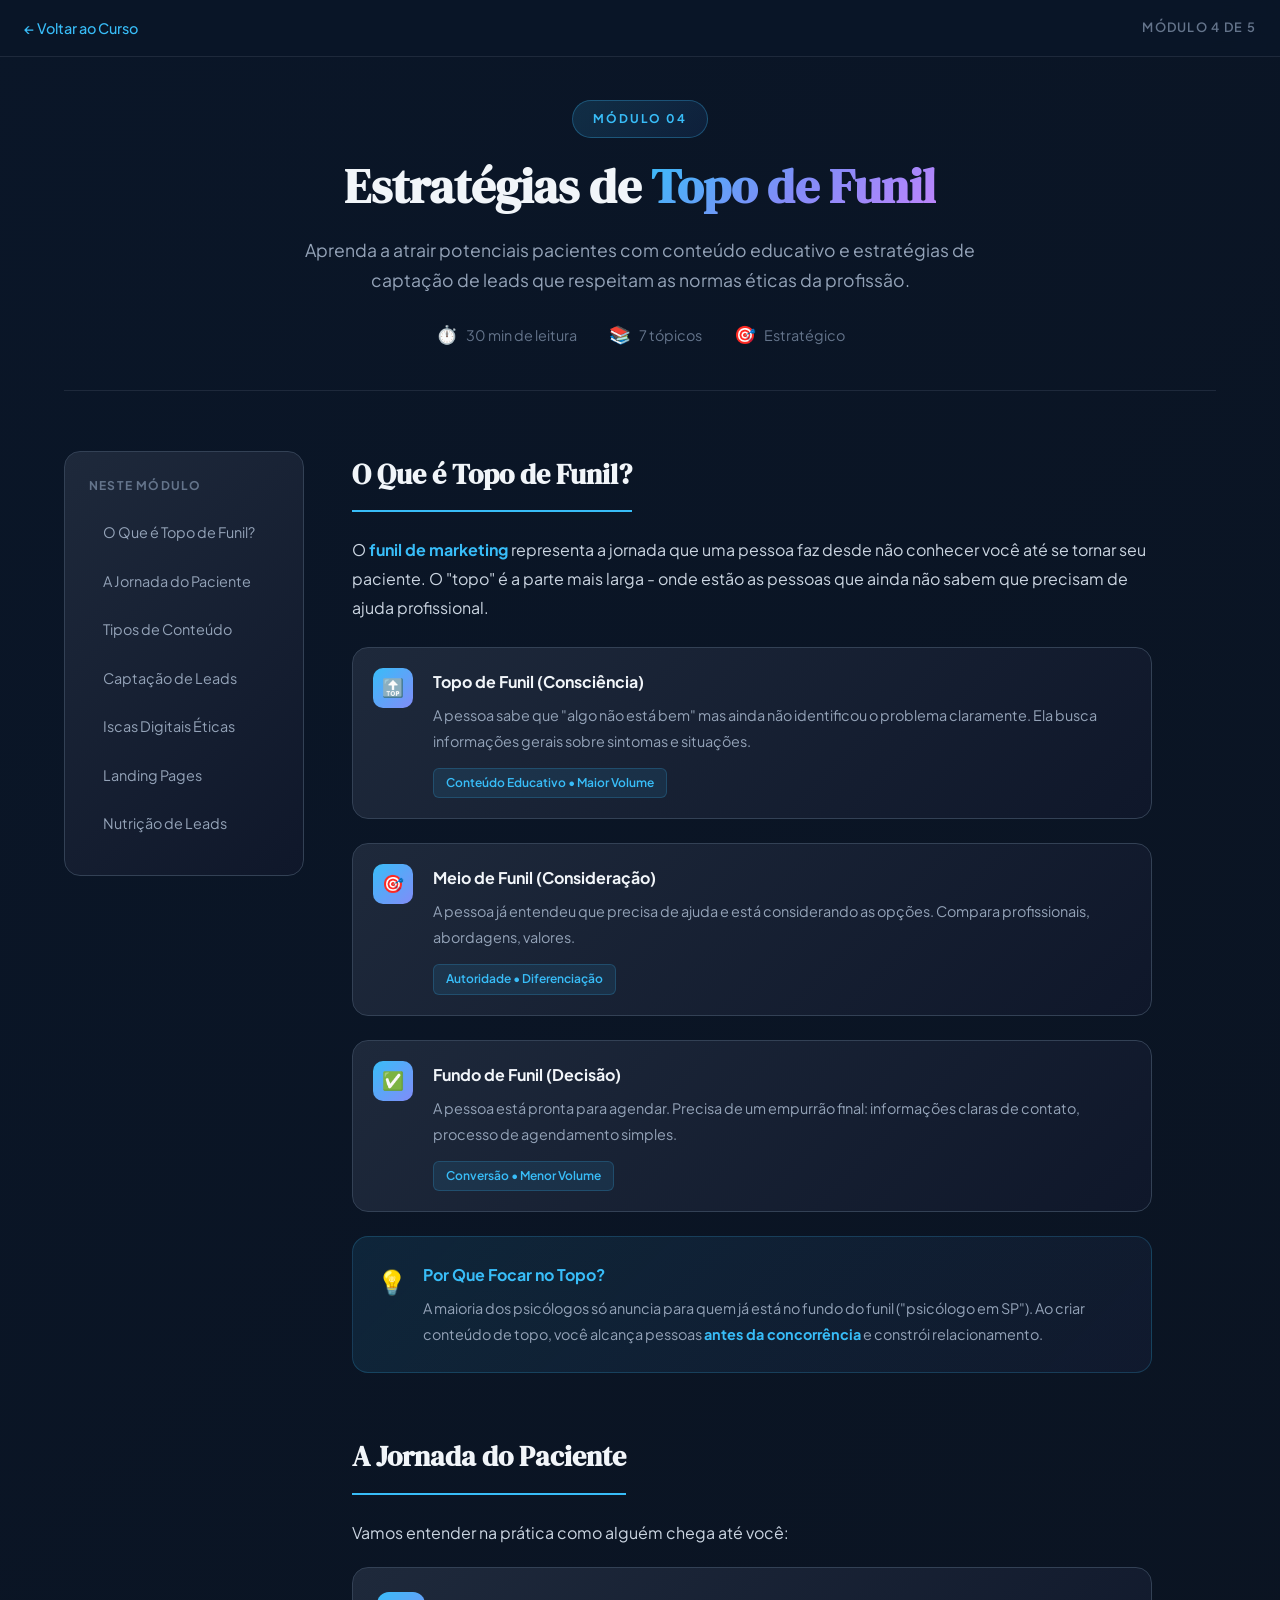
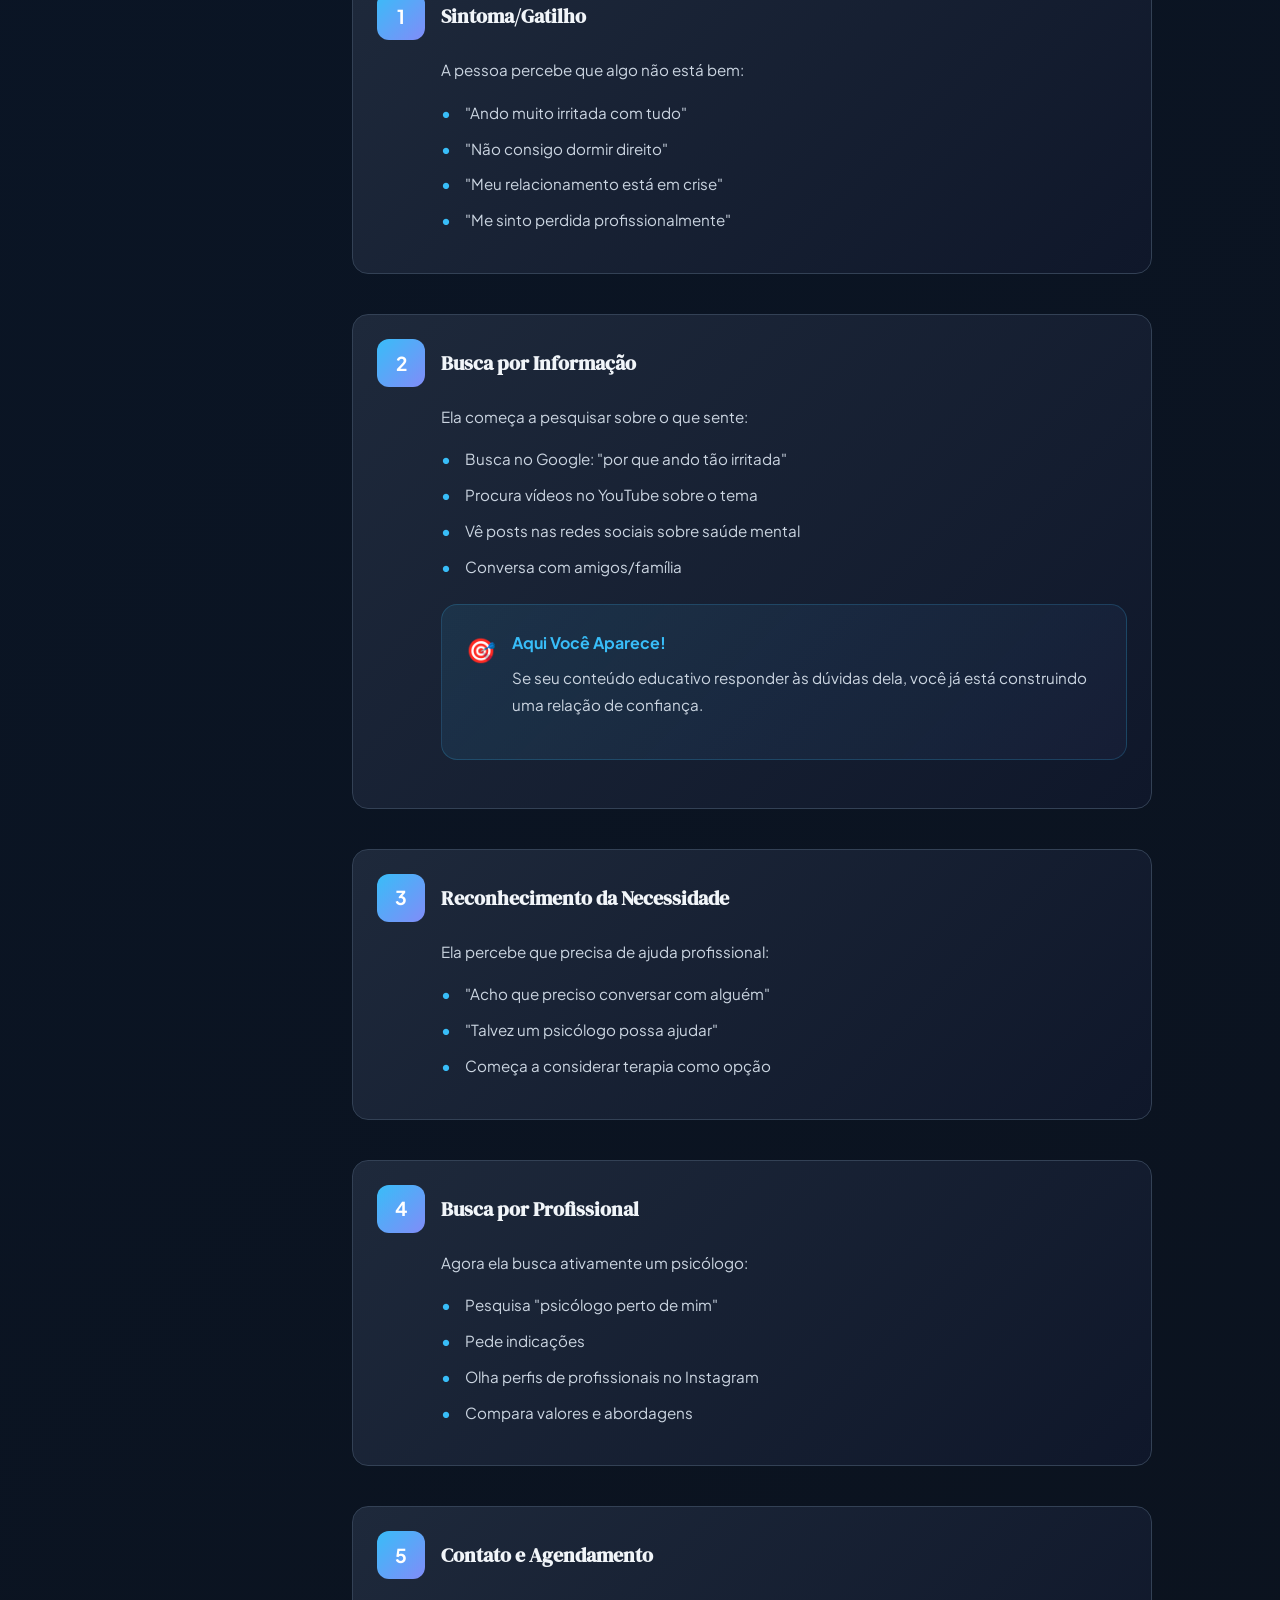
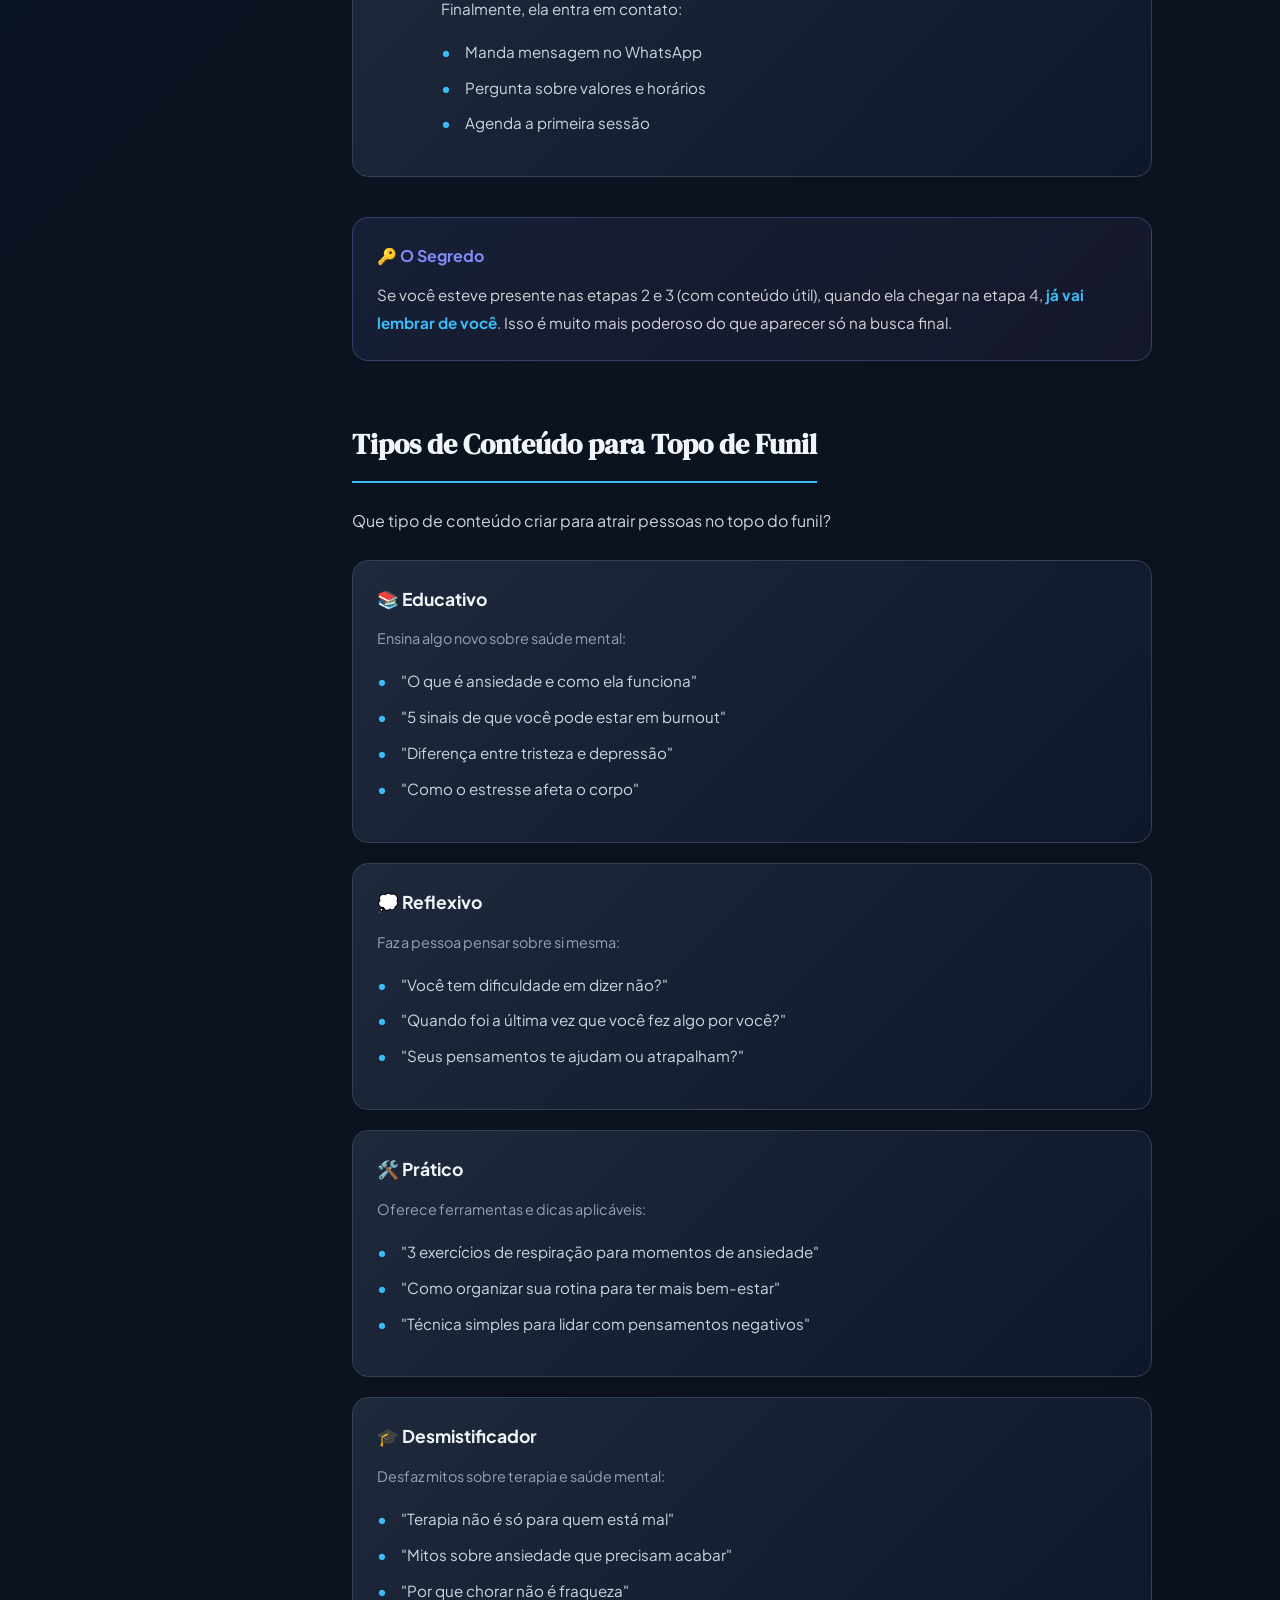
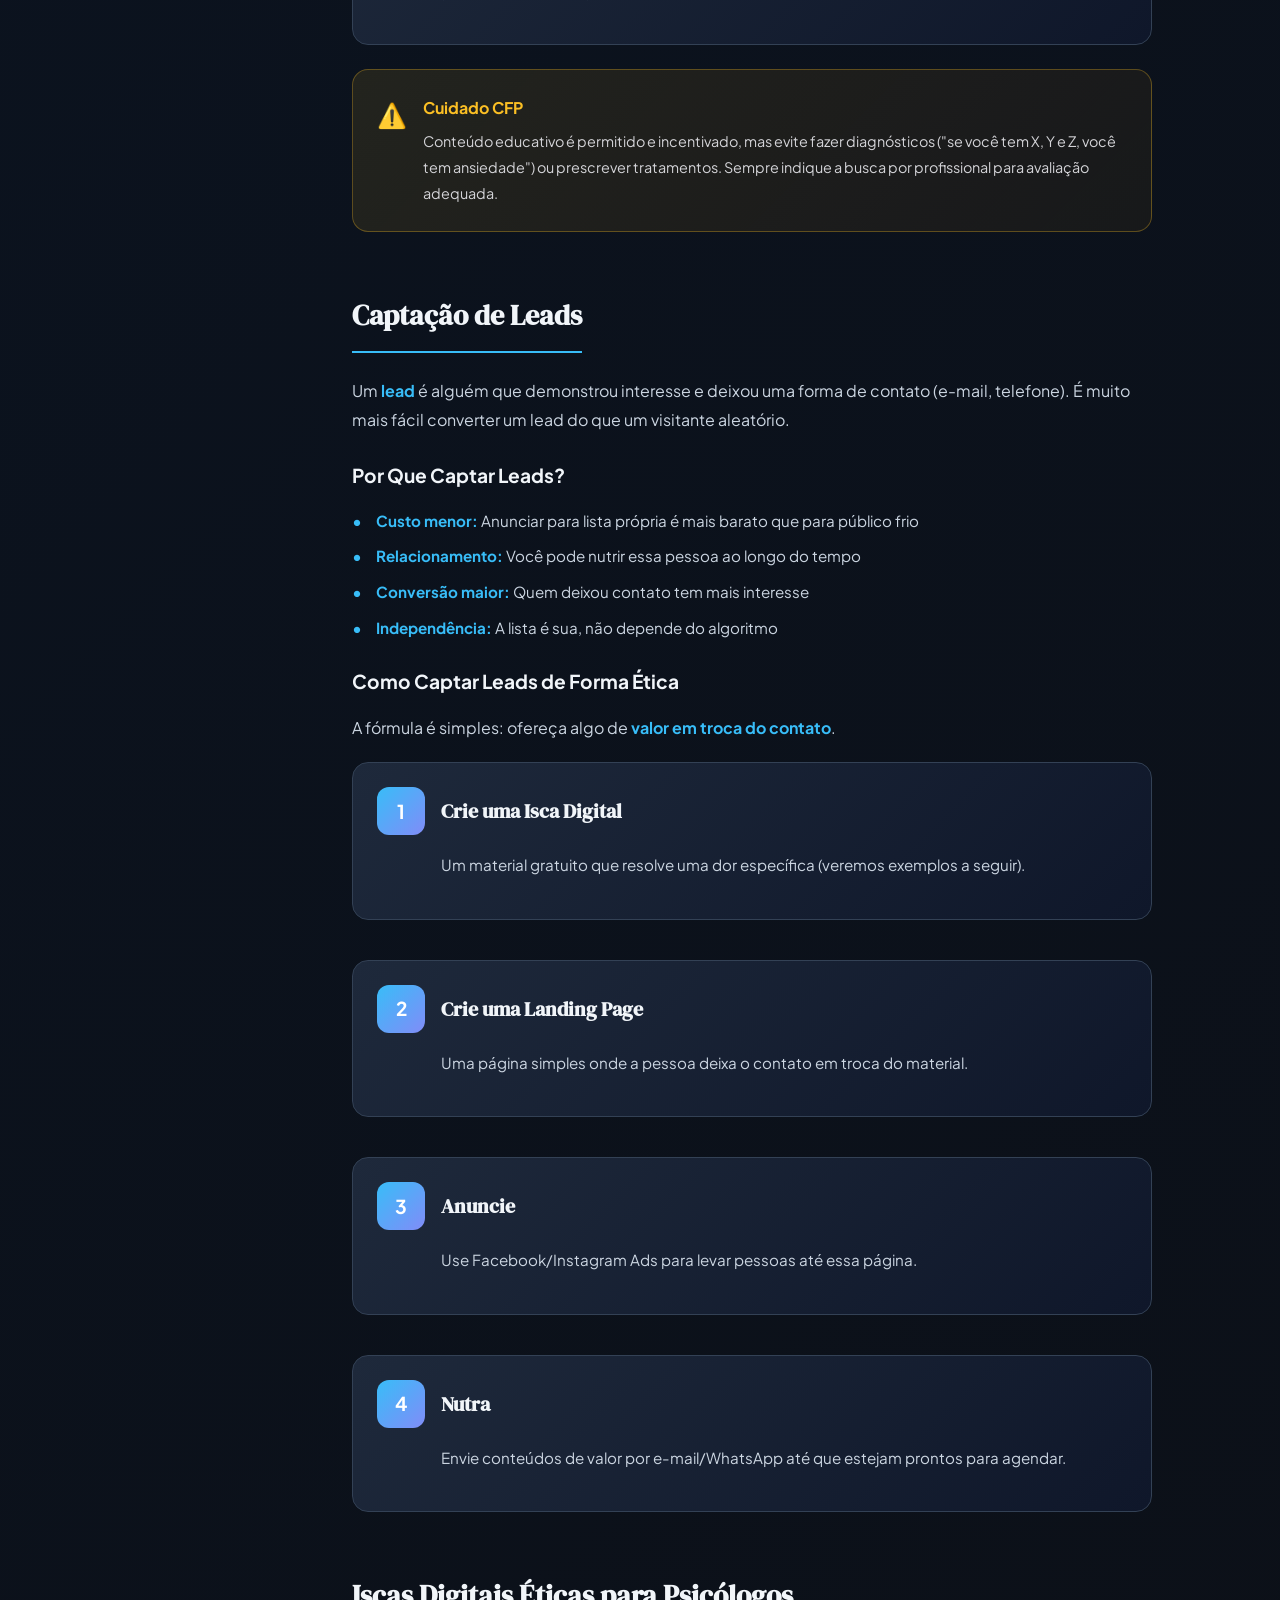
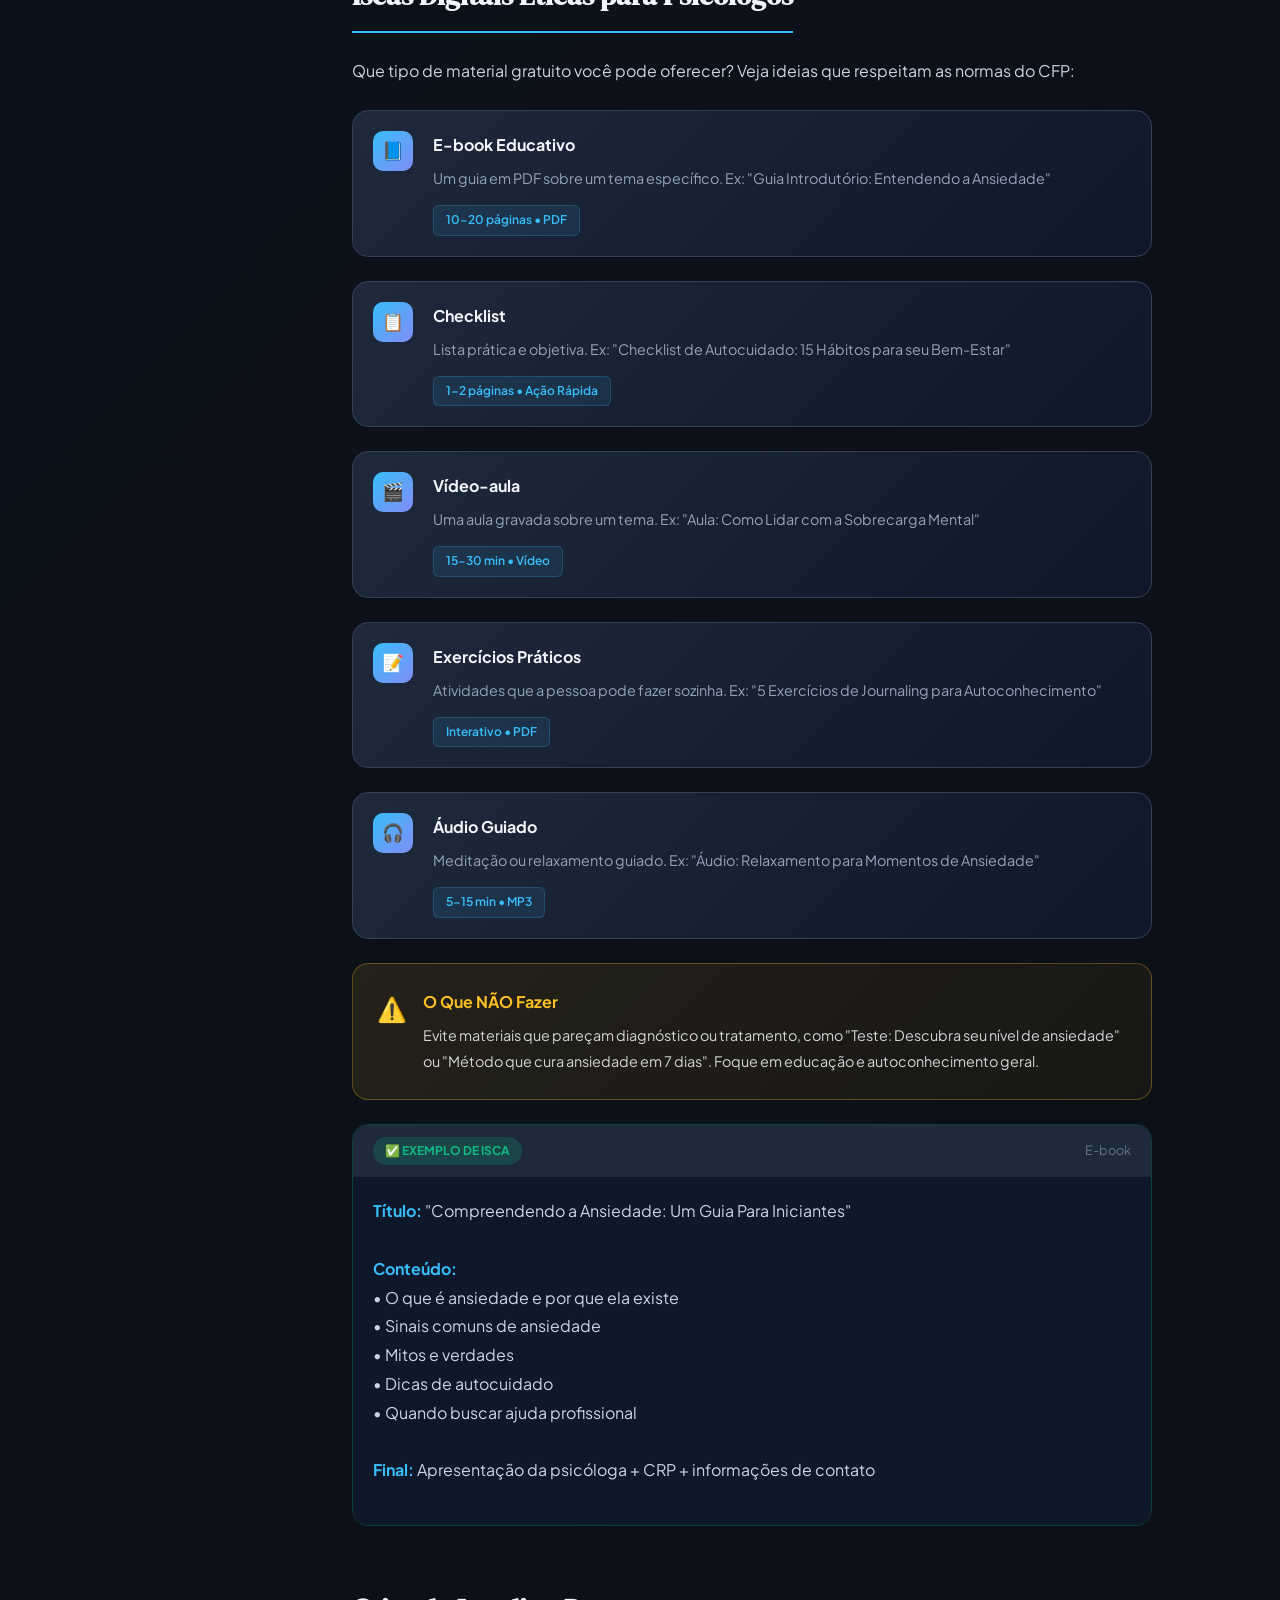
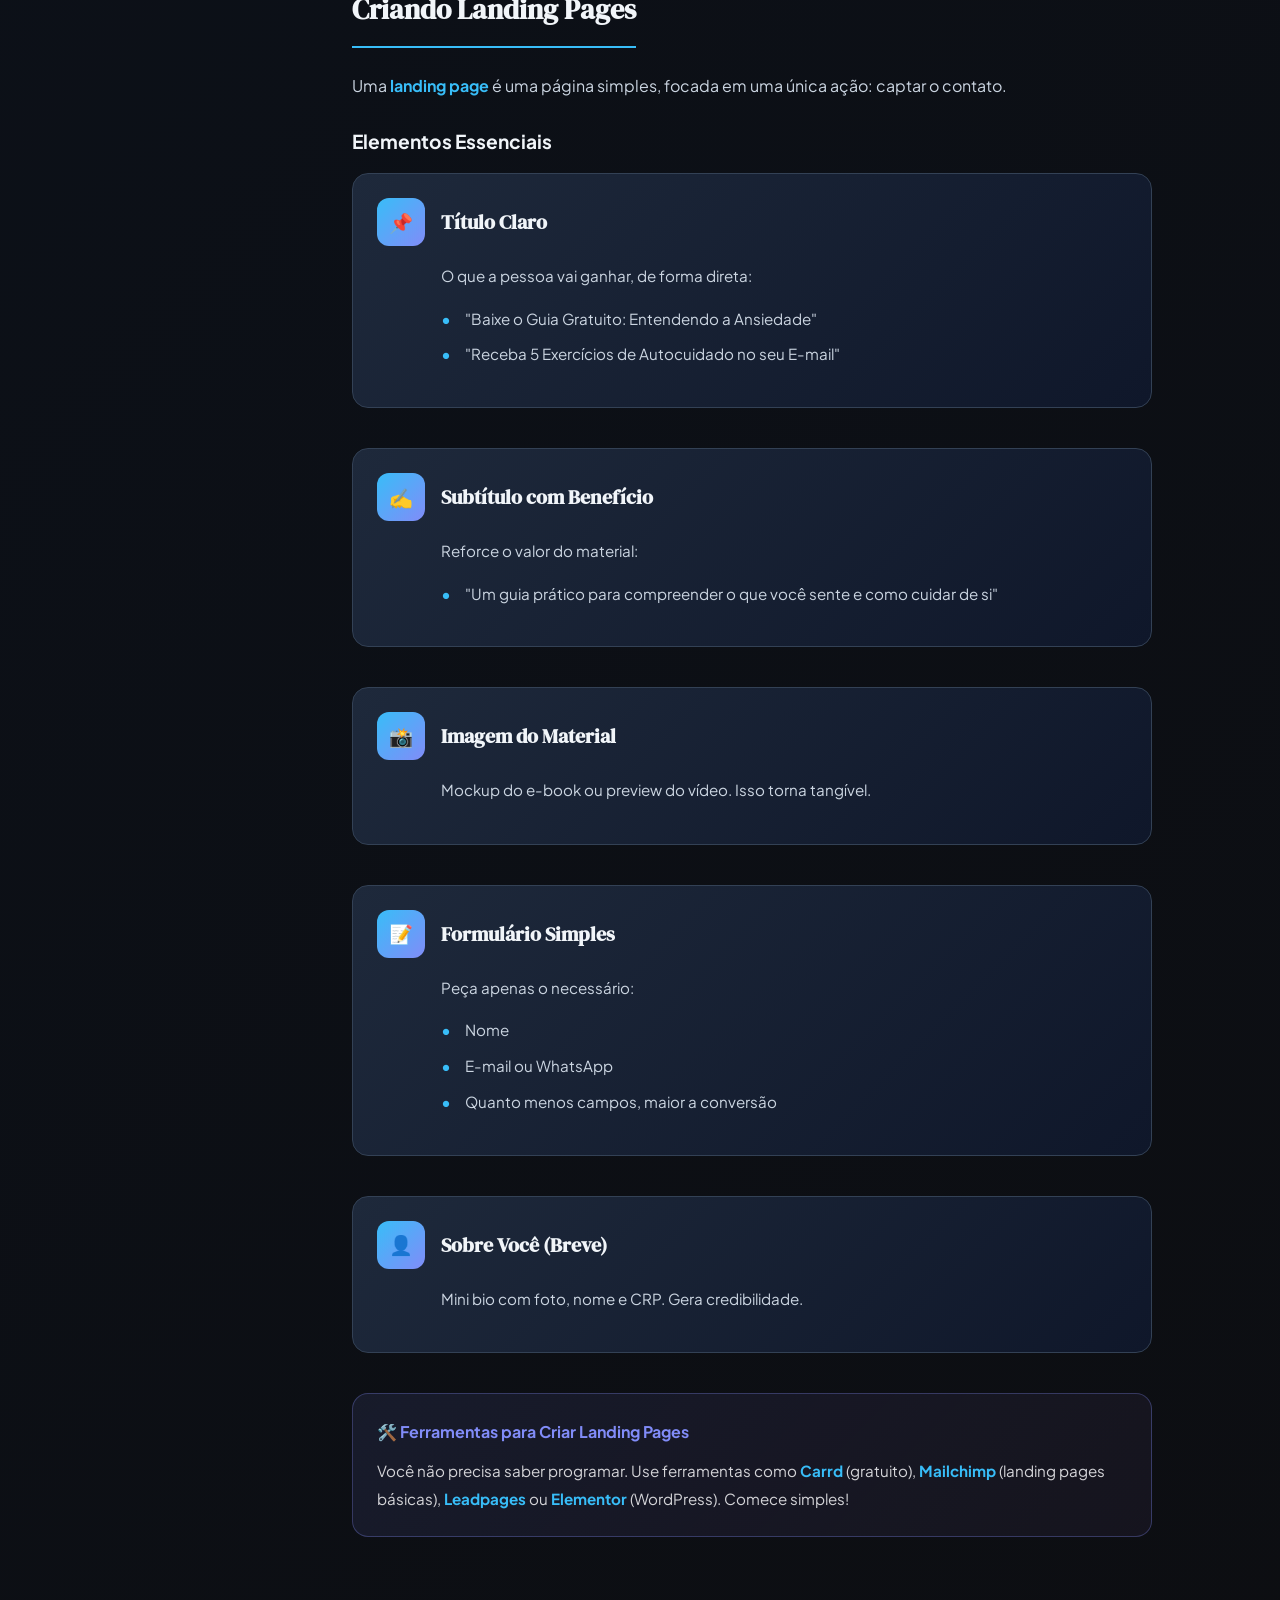
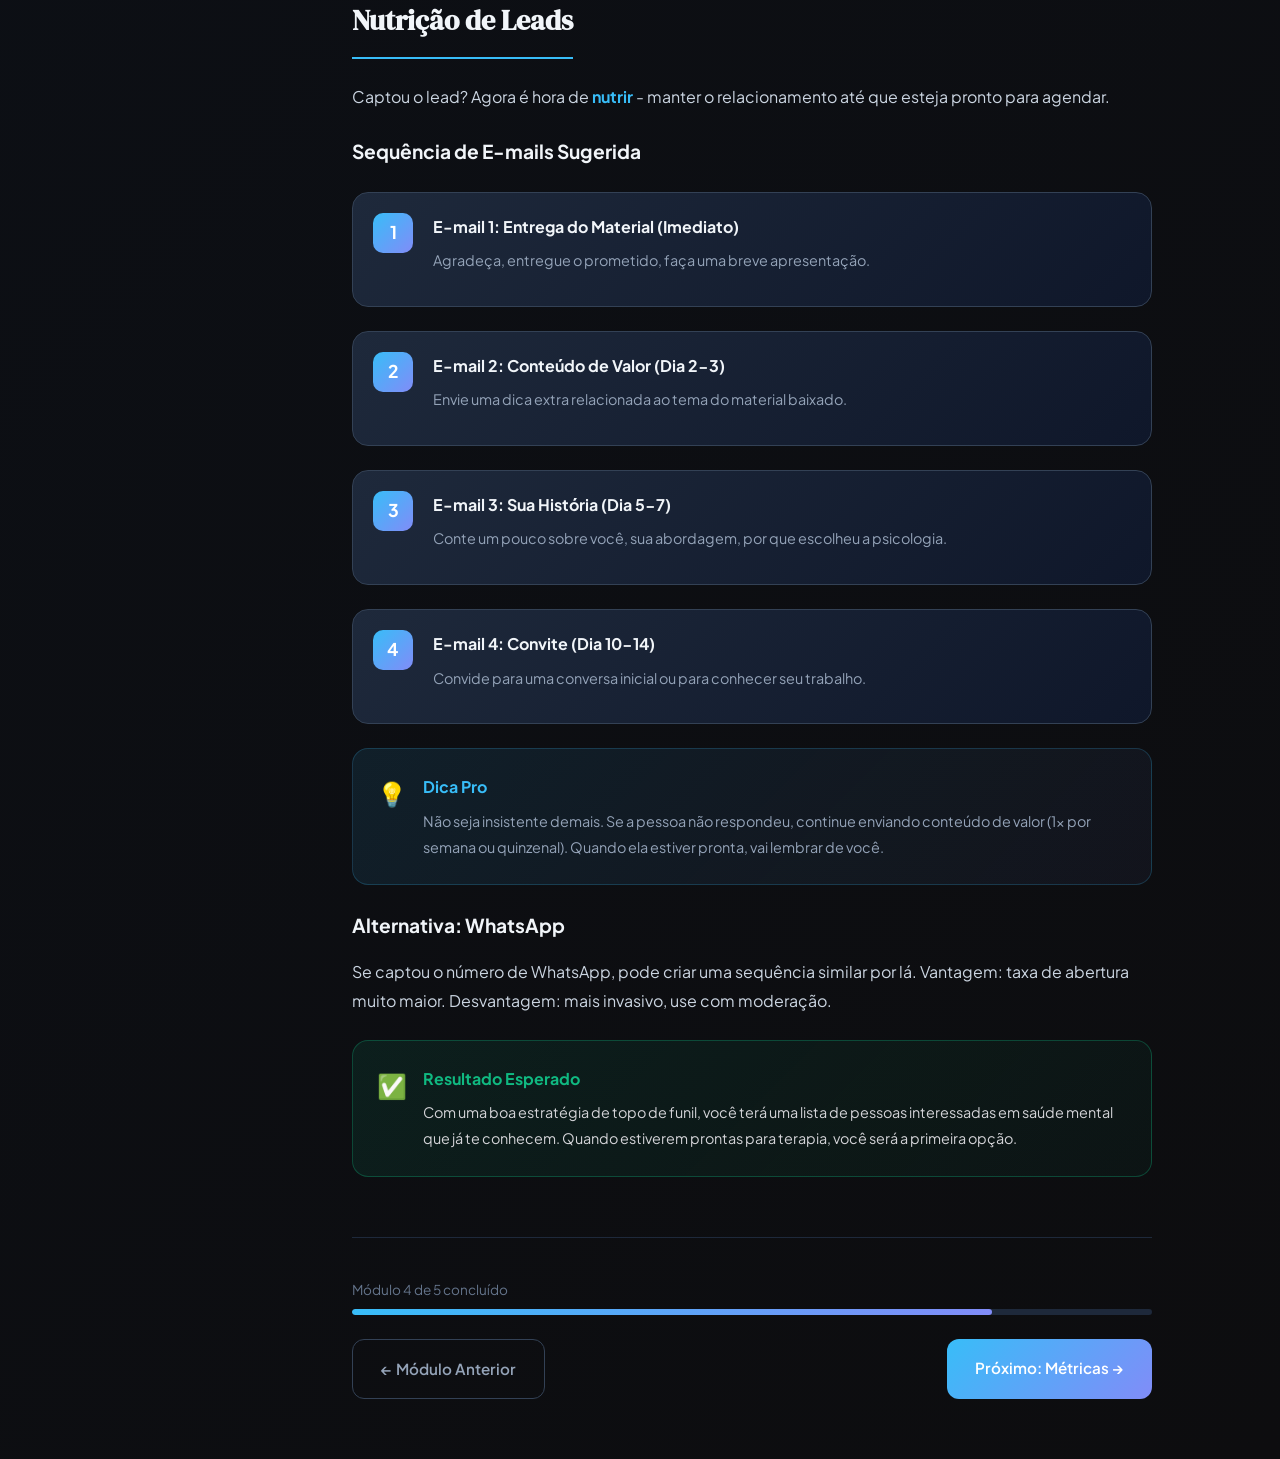
<file: consultorias/modulo-4-topo-funil/index.html>
<!DOCTYPE html>
<html lang="pt-BR">
<head>
    <meta charset="UTF-8">
    <meta name="viewport" content="width=device-width, initial-scale=1.0">
    <title>Módulo 4: Estratégias de Topo de Funil | Tráfego Pago para Psicólogos</title>
    <link rel="preconnect" href="https://fonts.googleapis.com">
    <link rel="preconnect" href="https://fonts.gstatic.com" crossorigin>
    <link href="https://fonts.googleapis.com/css2?family=DM+Serif+Display&family=Plus+Jakarta+Sans:wght@400;500;600;700&family=JetBrains+Mono:wght@400;500&display=swap" rel="stylesheet">
    <link rel="stylesheet" href="../styles/course.css">
</head>
<body>
    <nav class="top-nav">
        <a href="../index.html" class="nav-back">← Voltar ao Curso</a>
        <span class="nav-module">Módulo 4 de 5</span>
    </nav>
    
    <div class="container">
        <header class="module-header">
            <span class="module-badge">Módulo 04</span>
            <h1>Estratégias de <span>Topo de Funil</span></h1>
            <p class="module-subtitle">Aprenda a atrair potenciais pacientes com conteúdo educativo e estratégias de captação de leads que respeitam as normas éticas da profissão.</p>
            
            <div class="module-meta">
                <div class="meta-item">
                    <span class="meta-icon">⏱️</span>
                    <span>30 min de leitura</span>
                </div>
                <div class="meta-item">
                    <span class="meta-icon">📚</span>
                    <span>7 tópicos</span>
                </div>
                <div class="meta-item">
                    <span class="meta-icon">🎯</span>
                    <span>Estratégico</span>
                </div>
            </div>
        </header>
        
        <div class="content-wrapper">
            <aside class="table-of-contents">
                <h3>Neste Módulo</h3>
                <ul>
                    <li><a href="#o-que-e">O Que é Topo de Funil?</a></li>
                    <li><a href="#jornada">A Jornada do Paciente</a></li>
                    <li><a href="#conteudo">Tipos de Conteúdo</a></li>
                    <li><a href="#leads">Captação de Leads</a></li>
                    <li><a href="#iscas">Iscas Digitais Éticas</a></li>
                    <li><a href="#landing">Landing Pages</a></li>
                    <li><a href="#nutrição">Nutrição de Leads</a></li>
                </ul>
            </aside>
            
            <main class="content">
                <section id="o-que-e" class="content-section">
                    <h2>O Que é Topo de Funil?</h2>
                    
                    <p>O <strong>funil de marketing</strong> representa a jornada que uma pessoa faz desde não conhecer você até se tornar seu paciente. O "topo" é a parte mais larga - onde estão as pessoas que ainda não sabem que precisam de ajuda profissional.</p>
                    
                    <div class="types-list">
                        <div class="type-item">
                            <div class="type-number">🔝</div>
                            <div class="type-content">
                                <h4>Topo de Funil (Consciência)</h4>
                                <p>A pessoa sabe que "algo não está bem" mas ainda não identificou o problema claramente. Ela busca informações gerais sobre sintomas e situações.</p>
                                <span class="type-tag">Conteúdo Educativo • Maior Volume</span>
                            </div>
                        </div>
                        
                        <div class="type-item">
                            <div class="type-number">🎯</div>
                            <div class="type-content">
                                <h4>Meio de Funil (Consideração)</h4>
                                <p>A pessoa já entendeu que precisa de ajuda e está considerando as opções. Compara profissionais, abordagens, valores.</p>
                                <span class="type-tag">Autoridade • Diferenciação</span>
                            </div>
                        </div>
                        
                        <div class="type-item">
                            <div class="type-number">✅</div>
                            <div class="type-content">
                                <h4>Fundo de Funil (Decisão)</h4>
                                <p>A pessoa está pronta para agendar. Precisa de um empurrão final: informações claras de contato, processo de agendamento simples.</p>
                                <span class="type-tag">Conversão • Menor Volume</span>
                            </div>
                        </div>
                    </div>
                    
                    <div class="info-box">
                        <div class="info-icon">💡</div>
                        <div class="info-content">
                            <h4>Por Que Focar no Topo?</h4>
                            <p>A maioria dos psicólogos só anuncia para quem já está no fundo do funil ("psicólogo em SP"). Ao criar conteúdo de topo, você alcança pessoas <strong>antes da concorrência</strong> e constrói relacionamento.</p>
                        </div>
                    </div>
                </section>
                
                <section id="jornada" class="content-section">
                    <h2>A Jornada do Paciente</h2>
                    
                    <p>Vamos entender na prática como alguém chega até você:</p>
                    
                    <div class="step">
                        <div class="step-header">
                            <div class="step-number">1</div>
                            <h3 class="step-title">Sintoma/Gatilho</h3>
                        </div>
                        <div class="step-content">
                            <p>A pessoa percebe que algo não está bem:</p>
                            <ul>
                                <li>"Ando muito irritada com tudo"</li>
                                <li>"Não consigo dormir direito"</li>
                                <li>"Meu relacionamento está em crise"</li>
                                <li>"Me sinto perdida profissionalmente"</li>
                            </ul>
                        </div>
                    </div>
                    
                    <div class="step">
                        <div class="step-header">
                            <div class="step-number">2</div>
                            <h3 class="step-title">Busca por Informação</h3>
                        </div>
                        <div class="step-content">
                            <p>Ela começa a pesquisar sobre o que sente:</p>
                            <ul>
                                <li>Busca no Google: "por que ando tão irritada"</li>
                                <li>Procura vídeos no YouTube sobre o tema</li>
                                <li>Vê posts nas redes sociais sobre saúde mental</li>
                                <li>Conversa com amigos/família</li>
                            </ul>
                            <div class="info-box">
                                <div class="info-icon">🎯</div>
                                <div class="info-content">
                                    <h4>Aqui Você Aparece!</h4>
                                    <p>Se seu conteúdo educativo responder às dúvidas dela, você já está construindo uma relação de confiança.</p>
                                </div>
                            </div>
                        </div>
                    </div>
                    
                    <div class="step">
                        <div class="step-header">
                            <div class="step-number">3</div>
                            <h3 class="step-title">Reconhecimento da Necessidade</h3>
                        </div>
                        <div class="step-content">
                            <p>Ela percebe que precisa de ajuda profissional:</p>
                            <ul>
                                <li>"Acho que preciso conversar com alguém"</li>
                                <li>"Talvez um psicólogo possa ajudar"</li>
                                <li>Começa a considerar terapia como opção</li>
                            </ul>
                        </div>
                    </div>
                    
                    <div class="step">
                        <div class="step-header">
                            <div class="step-number">4</div>
                            <h3 class="step-title">Busca por Profissional</h3>
                        </div>
                        <div class="step-content">
                            <p>Agora ela busca ativamente um psicólogo:</p>
                            <ul>
                                <li>Pesquisa "psicólogo perto de mim"</li>
                                <li>Pede indicações</li>
                                <li>Olha perfis de profissionais no Instagram</li>
                                <li>Compara valores e abordagens</li>
                            </ul>
                        </div>
                    </div>
                    
                    <div class="step">
                        <div class="step-header">
                            <div class="step-number">5</div>
                            <h3 class="step-title">Contato e Agendamento</h3>
                        </div>
                        <div class="step-content">
                            <p>Finalmente, ela entra em contato:</p>
                            <ul>
                                <li>Manda mensagem no WhatsApp</li>
                                <li>Pergunta sobre valores e horários</li>
                                <li>Agenda a primeira sessão</li>
                            </ul>
                        </div>
                    </div>
                    
                    <div class="recommendation-box">
                        <h4>🔑 O Segredo</h4>
                        <p>Se você esteve presente nas etapas 2 e 3 (com conteúdo útil), quando ela chegar na etapa 4, <strong>já vai lembrar de você</strong>. Isso é muito mais poderoso do que aparecer só na busca final.</p>
                    </div>
                </section>
                
                <section id="conteudo" class="content-section">
                    <h2>Tipos de Conteúdo para Topo de Funil</h2>
                    
                    <p>Que tipo de conteúdo criar para atrair pessoas no topo do funil?</p>
                    
                    <div class="cfp-points">
                        <div class="cfp-point">
                            <h4>📚 Educativo</h4>
                            <p>Ensina algo novo sobre saúde mental:</p>
                            <ul>
                                <li>"O que é ansiedade e como ela funciona"</li>
                                <li>"5 sinais de que você pode estar em burnout"</li>
                                <li>"Diferença entre tristeza e depressão"</li>
                                <li>"Como o estresse afeta o corpo"</li>
                            </ul>
                        </div>
                        
                        <div class="cfp-point">
                            <h4>💭 Reflexivo</h4>
                            <p>Faz a pessoa pensar sobre si mesma:</p>
                            <ul>
                                <li>"Você tem dificuldade em dizer não?"</li>
                                <li>"Quando foi a última vez que você fez algo por você?"</li>
                                <li>"Seus pensamentos te ajudam ou atrapalham?"</li>
                            </ul>
                        </div>
                        
                        <div class="cfp-point">
                            <h4>🛠️ Prático</h4>
                            <p>Oferece ferramentas e dicas aplicáveis:</p>
                            <ul>
                                <li>"3 exercícios de respiração para momentos de ansiedade"</li>
                                <li>"Como organizar sua rotina para ter mais bem-estar"</li>
                                <li>"Técnica simples para lidar com pensamentos negativos"</li>
                            </ul>
                        </div>
                        
                        <div class="cfp-point">
                            <h4>🎓 Desmistificador</h4>
                            <p>Desfaz mitos sobre terapia e saúde mental:</p>
                            <ul>
                                <li>"Terapia não é só para quem está mal"</li>
                                <li>"Mitos sobre ansiedade que precisam acabar"</li>
                                <li>"Por que chorar não é fraqueza"</li>
                            </ul>
                        </div>
                    </div>
                    
                    <div class="warning-box">
                        <div class="warning-icon">⚠️</div>
                        <div class="warning-content">
                            <h4>Cuidado CFP</h4>
                            <p>Conteúdo educativo é permitido e incentivado, mas evite fazer diagnósticos ("se você tem X, Y e Z, você tem ansiedade") ou prescrever tratamentos. Sempre indique a busca por profissional para avaliação adequada.</p>
                        </div>
                    </div>
                </section>
                
                <section id="leads" class="content-section">
                    <h2>Captação de Leads</h2>
                    
                    <p>Um <strong>lead</strong> é alguém que demonstrou interesse e deixou uma forma de contato (e-mail, telefone). É muito mais fácil converter um lead do que um visitante aleatório.</p>
                    
                    <h3 style="font-size: 1.2rem; margin: 24px 0 16px; color: #f1f5f9;">Por Que Captar Leads?</h3>
                    
                    <ul>
                        <li><strong>Custo menor:</strong> Anunciar para lista própria é mais barato que para público frio</li>
                        <li><strong>Relacionamento:</strong> Você pode nutrir essa pessoa ao longo do tempo</li>
                        <li><strong>Conversão maior:</strong> Quem deixou contato tem mais interesse</li>
                        <li><strong>Independência:</strong> A lista é sua, não depende do algoritmo</li>
                    </ul>
                    
                    <h3 style="font-size: 1.2rem; margin: 24px 0 16px; color: #f1f5f9;">Como Captar Leads de Forma Ética</h3>
                    
                    <p>A fórmula é simples: ofereça algo de <strong>valor em troca do contato</strong>.</p>
                    
                    <div class="step">
                        <div class="step-header">
                            <div class="step-number">1</div>
                            <h3 class="step-title">Crie uma Isca Digital</h3>
                        </div>
                        <div class="step-content">
                            <p>Um material gratuito que resolve uma dor específica (veremos exemplos a seguir).</p>
                        </div>
                    </div>
                    
                    <div class="step">
                        <div class="step-header">
                            <div class="step-number">2</div>
                            <h3 class="step-title">Crie uma Landing Page</h3>
                        </div>
                        <div class="step-content">
                            <p>Uma página simples onde a pessoa deixa o contato em troca do material.</p>
                        </div>
                    </div>
                    
                    <div class="step">
                        <div class="step-header">
                            <div class="step-number">3</div>
                            <h3 class="step-title">Anuncie</h3>
                        </div>
                        <div class="step-content">
                            <p>Use Facebook/Instagram Ads para levar pessoas até essa página.</p>
                        </div>
                    </div>
                    
                    <div class="step">
                        <div class="step-header">
                            <div class="step-number">4</div>
                            <h3 class="step-title">Nutra</h3>
                        </div>
                        <div class="step-content">
                            <p>Envie conteúdos de valor por e-mail/WhatsApp até que estejam prontos para agendar.</p>
                        </div>
                    </div>
                </section>
                
                <section id="iscas" class="content-section">
                    <h2>Iscas Digitais Éticas para Psicólogos</h2>
                    
                    <p>Que tipo de material gratuito você pode oferecer? Veja ideias que respeitam as normas do CFP:</p>
                    
                    <div class="types-list">
                        <div class="type-item">
                            <div class="type-number">📘</div>
                            <div class="type-content">
                                <h4>E-book Educativo</h4>
                                <p>Um guia em PDF sobre um tema específico. Ex: "Guia Introdutório: Entendendo a Ansiedade"</p>
                                <span class="type-tag">10-20 páginas • PDF</span>
                            </div>
                        </div>
                        
                        <div class="type-item">
                            <div class="type-number">📋</div>
                            <div class="type-content">
                                <h4>Checklist</h4>
                                <p>Lista prática e objetiva. Ex: "Checklist de Autocuidado: 15 Hábitos para seu Bem-Estar"</p>
                                <span class="type-tag">1-2 páginas • Ação Rápida</span>
                            </div>
                        </div>
                        
                        <div class="type-item">
                            <div class="type-number">🎬</div>
                            <div class="type-content">
                                <h4>Vídeo-aula</h4>
                                <p>Uma aula gravada sobre um tema. Ex: "Aula: Como Lidar com a Sobrecarga Mental"</p>
                                <span class="type-tag">15-30 min • Vídeo</span>
                            </div>
                        </div>
                        
                        <div class="type-item">
                            <div class="type-number">📝</div>
                            <div class="type-content">
                                <h4>Exercícios Práticos</h4>
                                <p>Atividades que a pessoa pode fazer sozinha. Ex: "5 Exercícios de Journaling para Autoconhecimento"</p>
                                <span class="type-tag">Interativo • PDF</span>
                            </div>
                        </div>
                        
                        <div class="type-item">
                            <div class="type-number">🎧</div>
                            <div class="type-content">
                                <h4>Áudio Guiado</h4>
                                <p>Meditação ou relaxamento guiado. Ex: "Áudio: Relaxamento para Momentos de Ansiedade"</p>
                                <span class="type-tag">5-15 min • MP3</span>
                            </div>
                        </div>
                    </div>
                    
                    <div class="warning-box">
                        <div class="warning-icon">⚠️</div>
                        <div class="warning-content">
                            <h4>O Que NÃO Fazer</h4>
                            <p>Evite materiais que pareçam diagnóstico ou tratamento, como "Teste: Descubra seu nível de ansiedade" ou "Método que cura ansiedade em 7 dias". Foque em educação e autoconhecimento geral.</p>
                        </div>
                    </div>
                    
                    <div class="example-box correct">
                        <div class="example-header">
                            <span class="example-tag">✅ EXEMPLO DE ISCA</span>
                            <span class="example-title">E-book</span>
                        </div>
                        <div class="example-content">
                            <p class="example-ad">
                                <strong>Título:</strong> "Compreendendo a Ansiedade: Um Guia Para Iniciantes"<br><br>
                                <strong>Conteúdo:</strong><br>
                                • O que é ansiedade e por que ela existe<br>
                                • Sinais comuns de ansiedade<br>
                                • Mitos e verdades<br>
                                • Dicas de autocuidado<br>
                                • Quando buscar ajuda profissional<br><br>
                                <strong>Final:</strong> Apresentação da psicóloga + CRP + informações de contato
                            </p>
                        </div>
                    </div>
                </section>
                
                <section id="landing" class="content-section">
                    <h2>Criando Landing Pages</h2>
                    
                    <p>Uma <strong>landing page</strong> é uma página simples, focada em uma única ação: captar o contato.</p>
                    
                    <h3 style="font-size: 1.2rem; margin: 24px 0 16px; color: #f1f5f9;">Elementos Essenciais</h3>
                    
                    <div class="step">
                        <div class="step-header">
                            <div class="step-number">📌</div>
                            <h3 class="step-title">Título Claro</h3>
                        </div>
                        <div class="step-content">
                            <p>O que a pessoa vai ganhar, de forma direta:</p>
                            <ul>
                                <li>"Baixe o Guia Gratuito: Entendendo a Ansiedade"</li>
                                <li>"Receba 5 Exercícios de Autocuidado no seu E-mail"</li>
                            </ul>
                        </div>
                    </div>
                    
                    <div class="step">
                        <div class="step-header">
                            <div class="step-number">✍️</div>
                            <h3 class="step-title">Subtítulo com Benefício</h3>
                        </div>
                        <div class="step-content">
                            <p>Reforce o valor do material:</p>
                            <ul>
                                <li>"Um guia prático para compreender o que você sente e como cuidar de si"</li>
                            </ul>
                        </div>
                    </div>
                    
                    <div class="step">
                        <div class="step-header">
                            <div class="step-number">📸</div>
                            <h3 class="step-title">Imagem do Material</h3>
                        </div>
                        <div class="step-content">
                            <p>Mockup do e-book ou preview do vídeo. Isso torna tangível.</p>
                        </div>
                    </div>
                    
                    <div class="step">
                        <div class="step-header">
                            <div class="step-number">📝</div>
                            <h3 class="step-title">Formulário Simples</h3>
                        </div>
                        <div class="step-content">
                            <p>Peça apenas o necessário:</p>
                            <ul>
                                <li>Nome</li>
                                <li>E-mail ou WhatsApp</li>
                                <li>Quanto menos campos, maior a conversão</li>
                            </ul>
                        </div>
                    </div>
                    
                    <div class="step">
                        <div class="step-header">
                            <div class="step-number">👤</div>
                            <h3 class="step-title">Sobre Você (Breve)</h3>
                        </div>
                        <div class="step-content">
                            <p>Mini bio com foto, nome e CRP. Gera credibilidade.</p>
                        </div>
                    </div>
                    
                    <div class="recommendation-box">
                        <h4>🛠️ Ferramentas para Criar Landing Pages</h4>
                        <p>Você não precisa saber programar. Use ferramentas como <strong>Carrd</strong> (gratuito), <strong>Mailchimp</strong> (landing pages básicas), <strong>Leadpages</strong> ou <strong>Elementor</strong> (WordPress). Comece simples!</p>
                    </div>
                </section>
                
                <section id="nutrição" class="content-section">
                    <h2>Nutrição de Leads</h2>
                    
                    <p>Captou o lead? Agora é hora de <strong>nutrir</strong> - manter o relacionamento até que esteja pronto para agendar.</p>
                    
                    <h3 style="font-size: 1.2rem; margin: 24px 0 16px; color: #f1f5f9;">Sequência de E-mails Sugerida</h3>
                    
                    <div class="types-list">
                        <div class="type-item">
                            <div class="type-number">1</div>
                            <div class="type-content">
                                <h4>E-mail 1: Entrega do Material (Imediato)</h4>
                                <p>Agradeça, entregue o prometido, faça uma breve apresentação.</p>
                            </div>
                        </div>
                        
                        <div class="type-item">
                            <div class="type-number">2</div>
                            <div class="type-content">
                                <h4>E-mail 2: Conteúdo de Valor (Dia 2-3)</h4>
                                <p>Envie uma dica extra relacionada ao tema do material baixado.</p>
                            </div>
                        </div>
                        
                        <div class="type-item">
                            <div class="type-number">3</div>
                            <div class="type-content">
                                <h4>E-mail 3: Sua História (Dia 5-7)</h4>
                                <p>Conte um pouco sobre você, sua abordagem, por que escolheu a psicologia.</p>
                            </div>
                        </div>
                        
                        <div class="type-item">
                            <div class="type-number">4</div>
                            <div class="type-content">
                                <h4>E-mail 4: Convite (Dia 10-14)</h4>
                                <p>Convide para uma conversa inicial ou para conhecer seu trabalho.</p>
                            </div>
                        </div>
                    </div>
                    
                    <div class="info-box">
                        <div class="info-icon">💡</div>
                        <div class="info-content">
                            <h4>Dica Pro</h4>
                            <p>Não seja insistente demais. Se a pessoa não respondeu, continue enviando conteúdo de valor (1x por semana ou quinzenal). Quando ela estiver pronta, vai lembrar de você.</p>
                        </div>
                    </div>
                    
                    <h3 style="font-size: 1.2rem; margin: 24px 0 16px; color: #f1f5f9;">Alternativa: WhatsApp</h3>
                    
                    <p>Se captou o número de WhatsApp, pode criar uma sequência similar por lá. Vantagem: taxa de abertura muito maior. Desvantagem: mais invasivo, use com moderação.</p>
                    
                    <div class="success-box">
                        <div class="success-icon">✅</div>
                        <div class="success-content">
                            <h4>Resultado Esperado</h4>
                            <p>Com uma boa estratégia de topo de funil, você terá uma lista de pessoas interessadas em saúde mental que já te conhecem. Quando estiverem prontas para terapia, você será a primeira opção.</p>
                        </div>
                    </div>
                </section>
                
                <div class="module-footer">
                    <div class="progress-info">
                        <span>Módulo 4 de 5 concluído</span>
                        <div class="progress-bar">
                            <div class="progress-fill" style="width: 80%"></div>
                        </div>
                    </div>
                    
                    <div class="nav-buttons">
                        <a href="../modulo-3-facebook-ads/index.html" class="nav-btn secondary">← Módulo Anterior</a>
                        <a href="../modulo-5-metricas/index.html" class="nav-btn primary">Próximo: Métricas →</a>
                    </div>
                </div>
            </main>
        </div>
    </div>
    
    <script>
        document.querySelectorAll('.table-of-contents a').forEach(link => {
            link.addEventListener('click', function(e) {
                e.preventDefault();
                const target = document.querySelector(this.getAttribute('href'));
                if (target) {
                    target.scrollIntoView({ behavior: 'smooth', block: 'start' });
                }
            });
        });
        
        const sections = document.querySelectorAll('.content-section');
        const tocLinks = document.querySelectorAll('.table-of-contents a');
        
        window.addEventListener('scroll', () => {
            let current = '';
            sections.forEach(section => {
                const sectionTop = section.offsetTop;
                if (scrollY >= sectionTop - 200) {
                    current = section.getAttribute('id');
                }
            });
            
            tocLinks.forEach(link => {
                link.classList.remove('active');
                if (link.getAttribute('href') === '#' + current) {
                    link.classList.add('active');
                }
            });
        });
    </script>
</body>
</html>
</file>
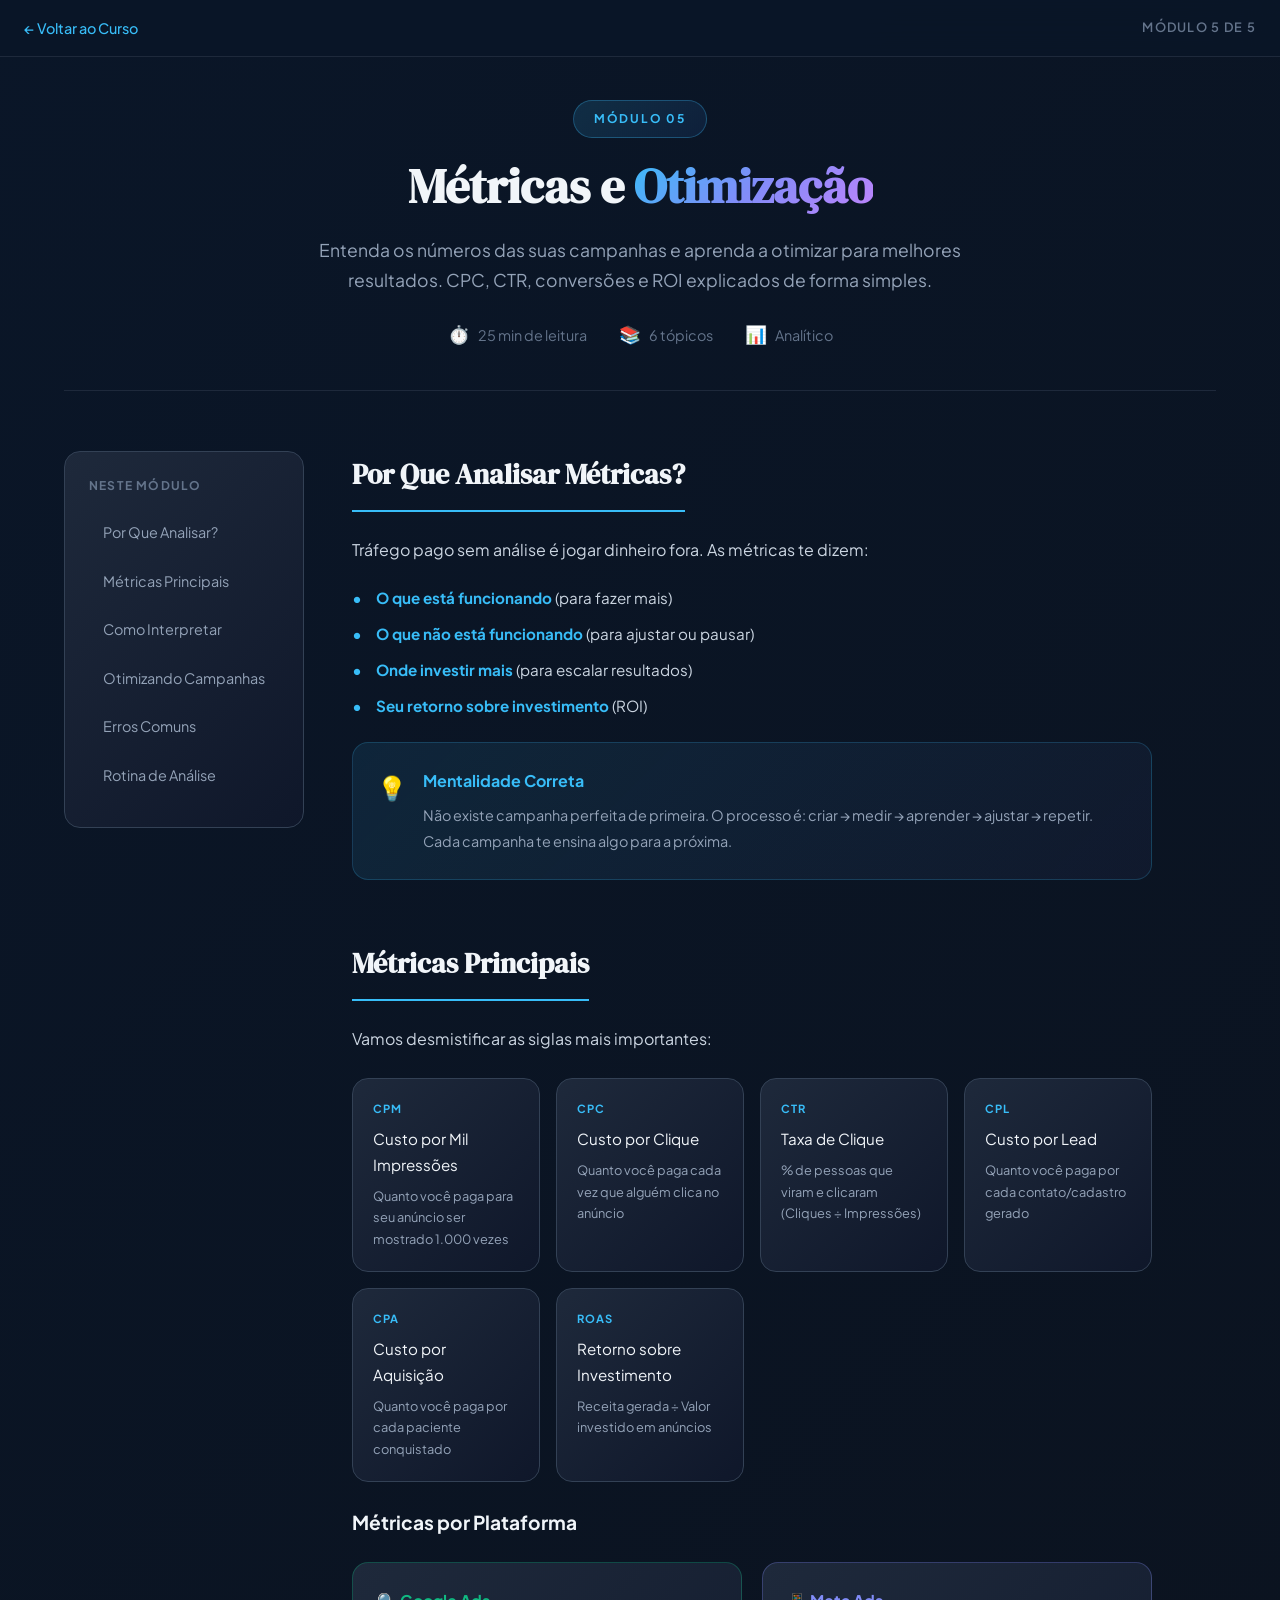
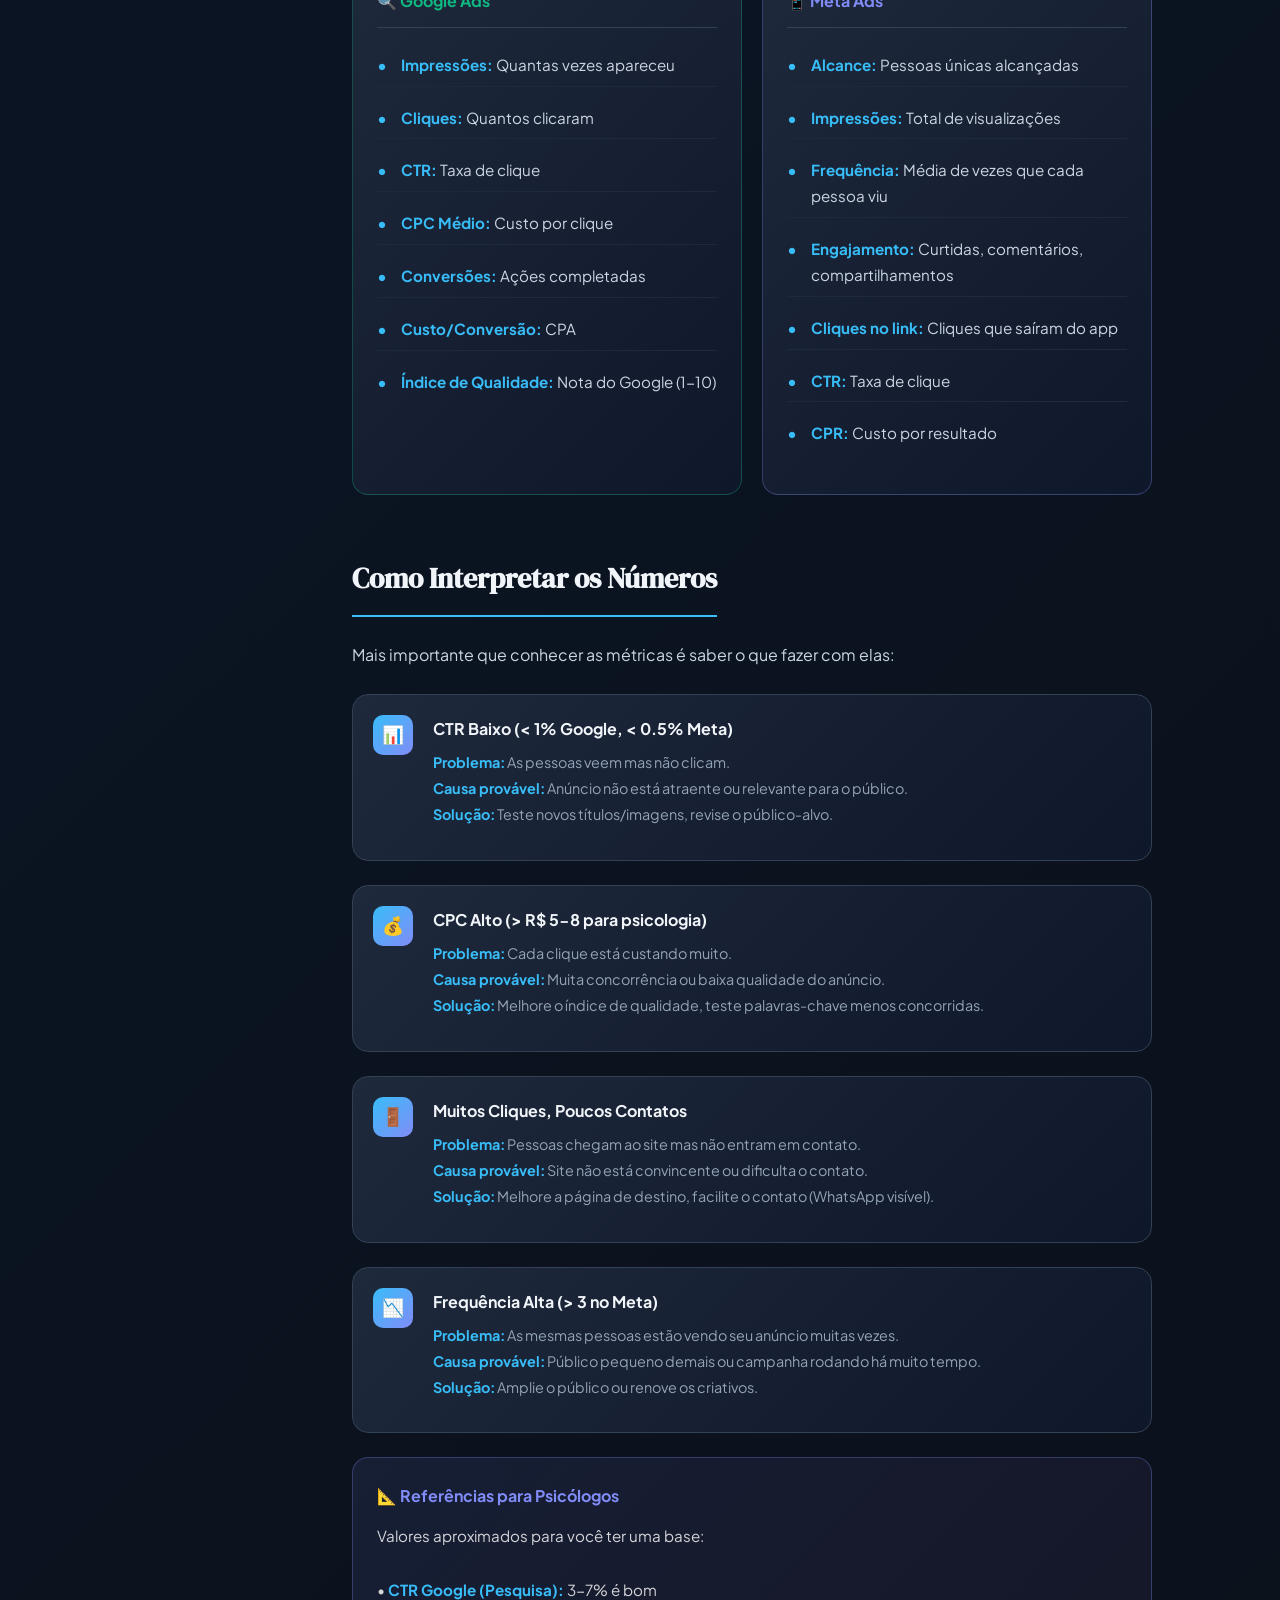
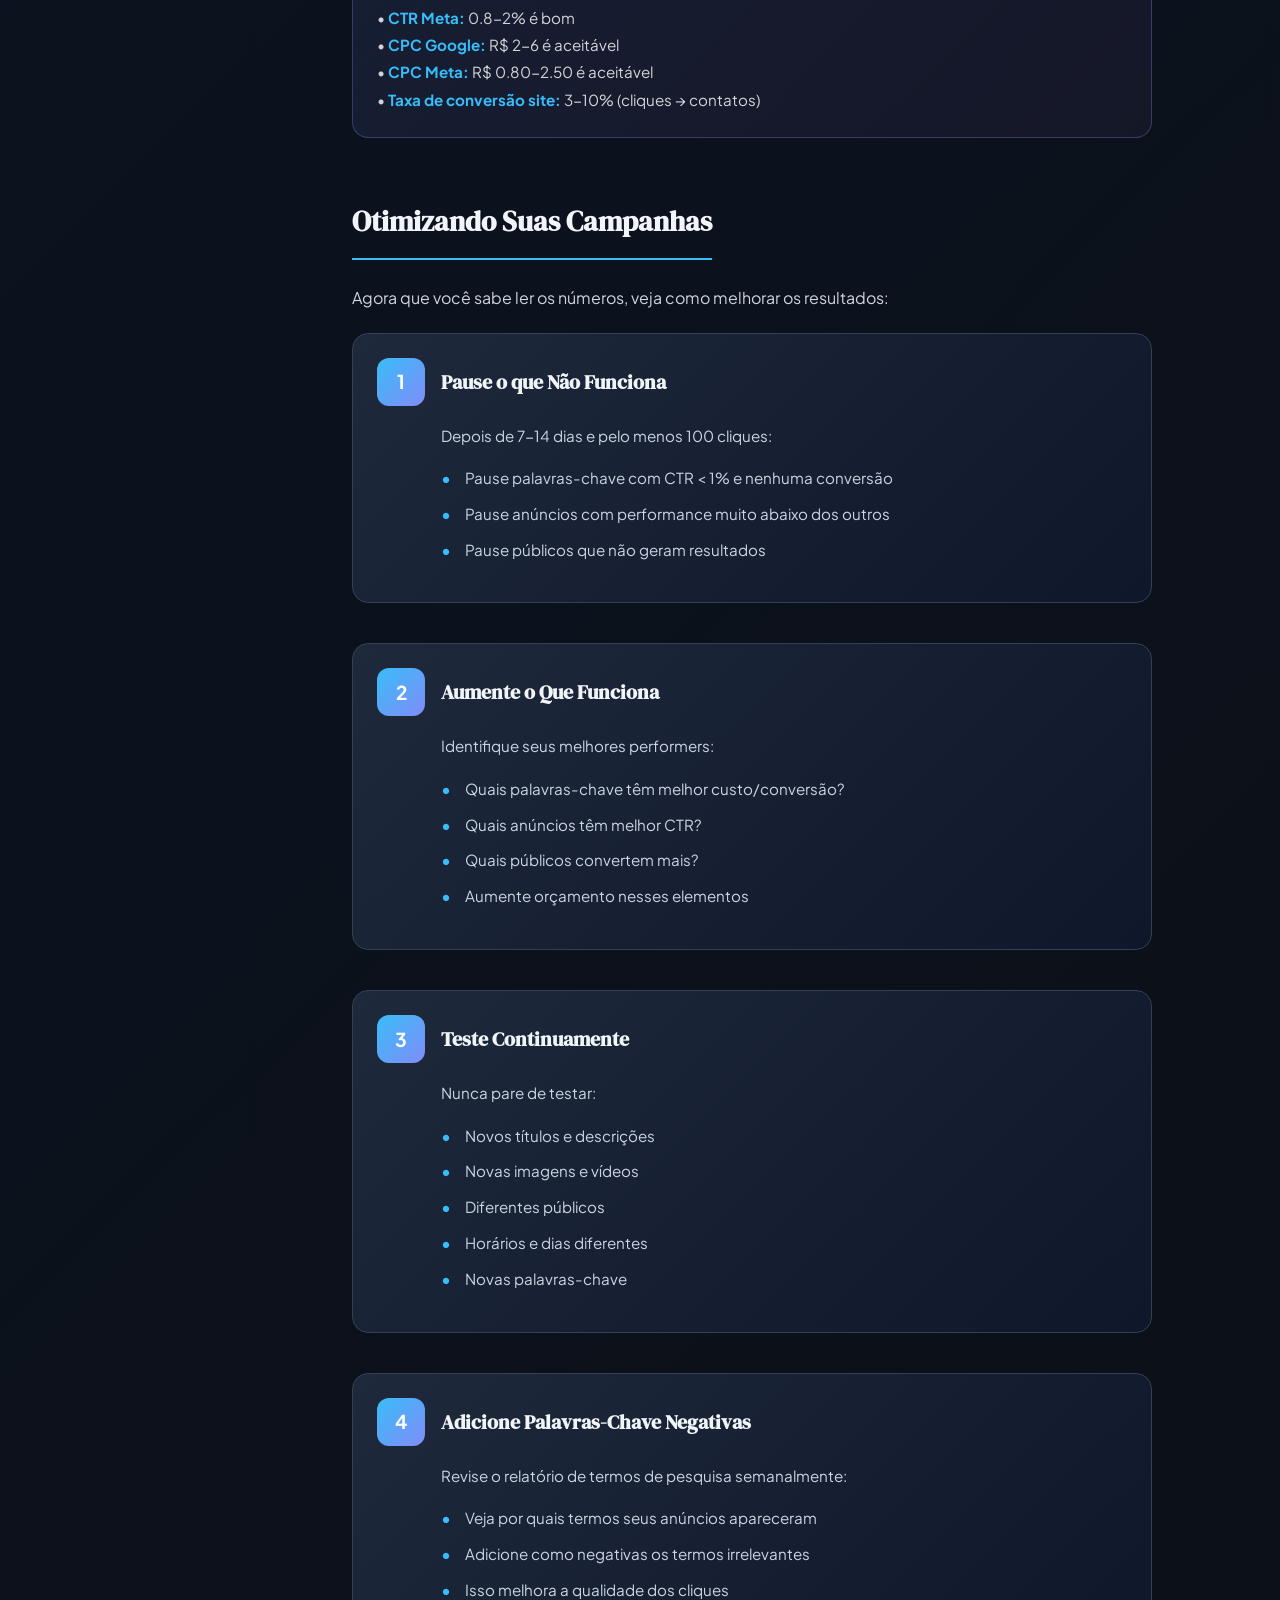
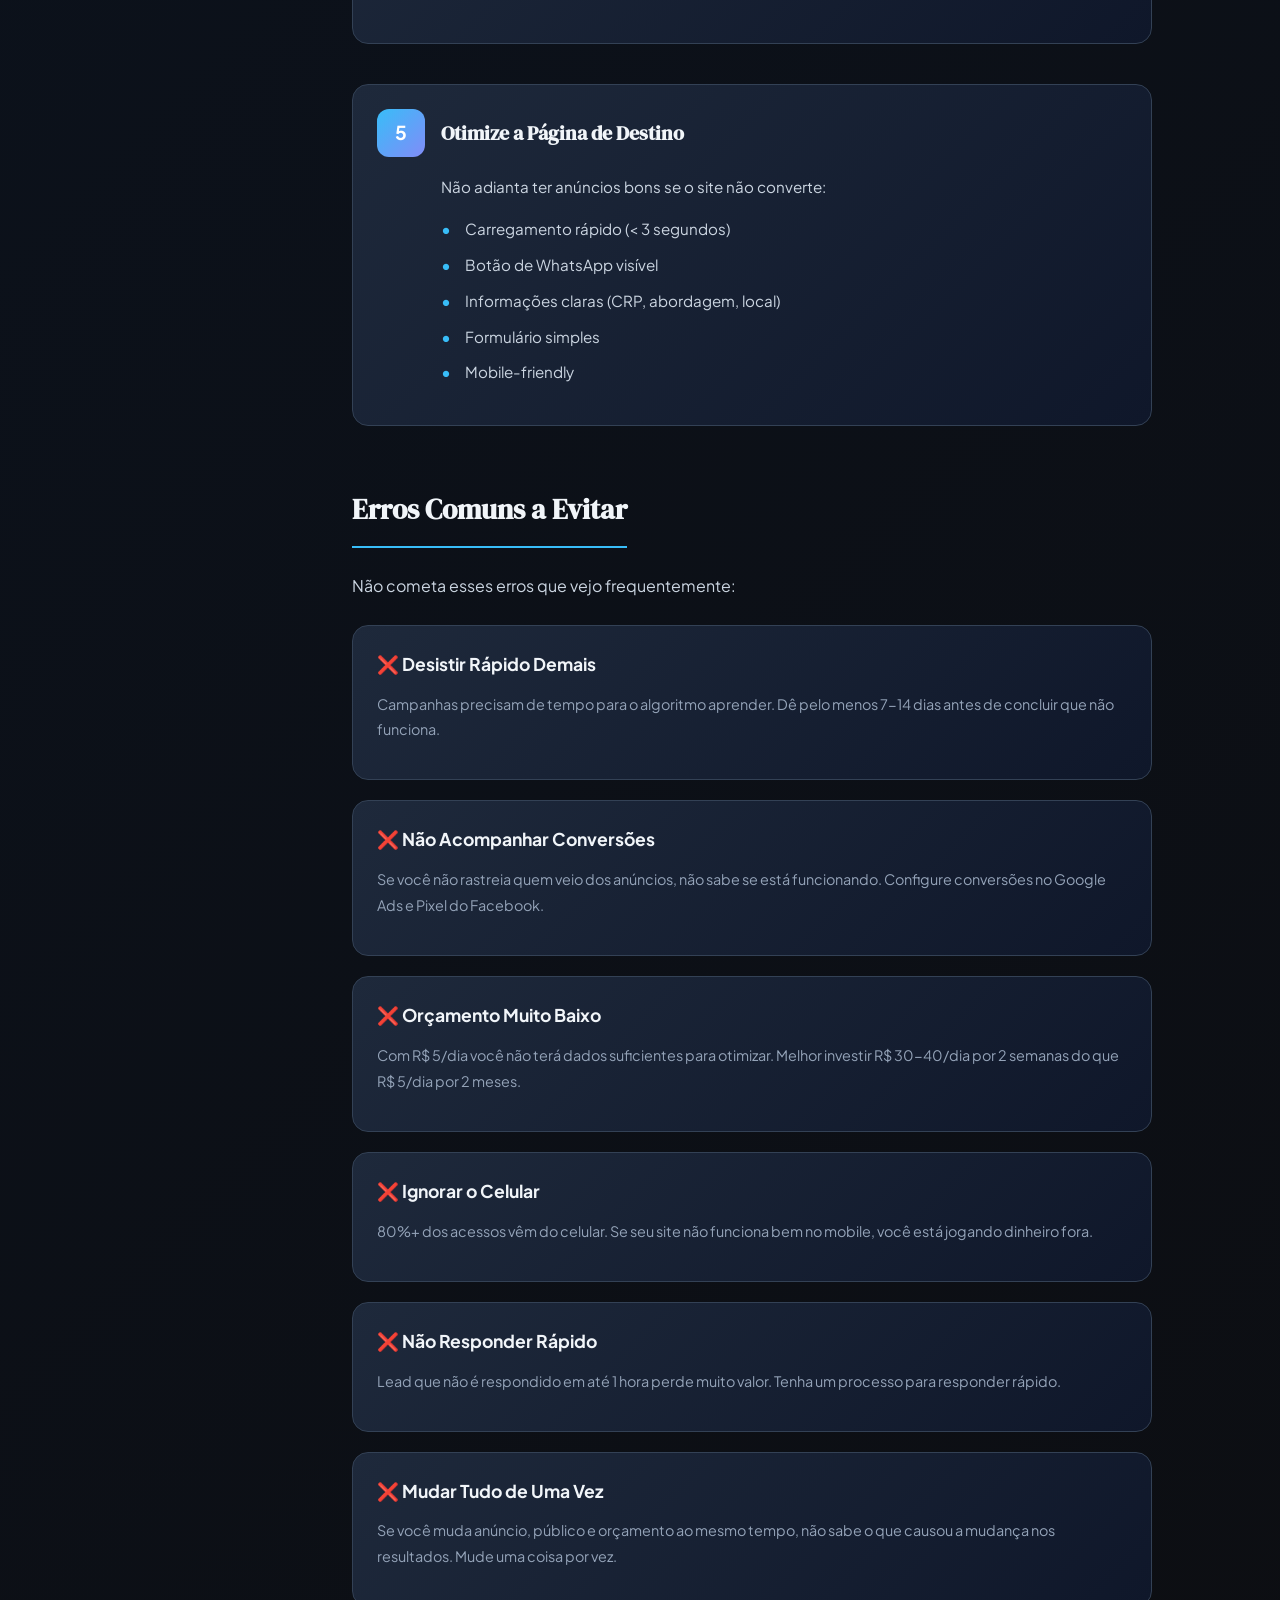
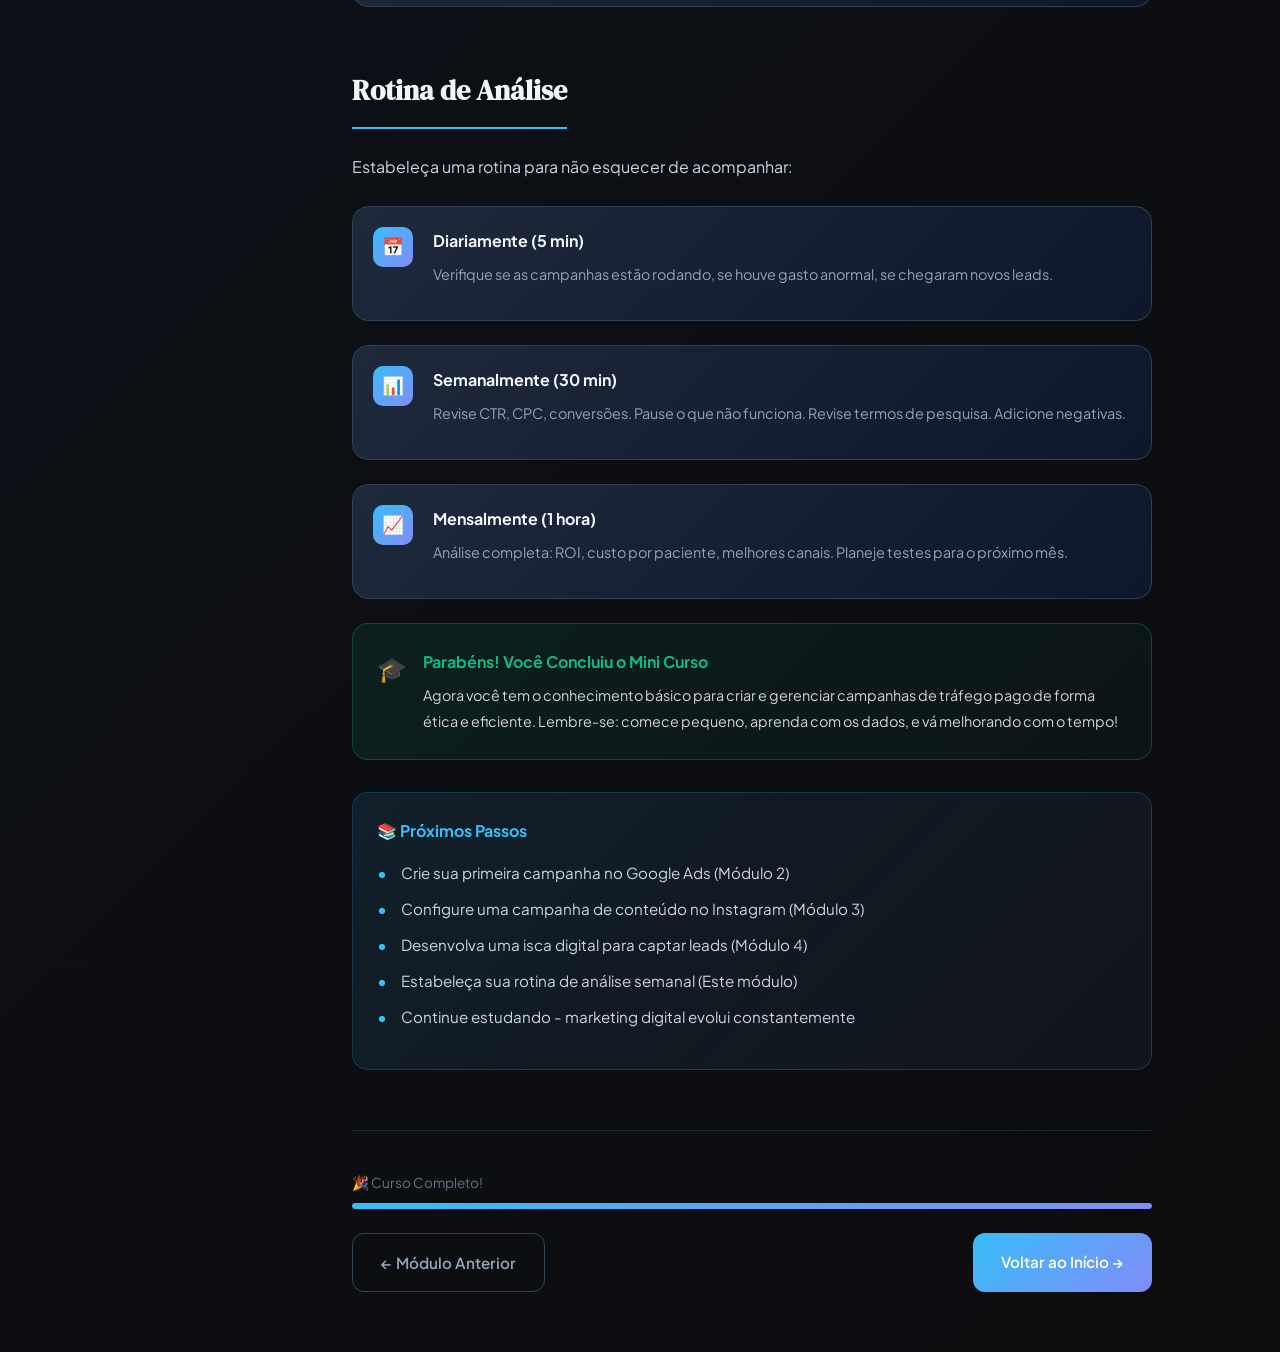
<file: consultorias/modulo-5-metricas/index.html>
<!DOCTYPE html>
<html lang="pt-BR">
<head>
    <meta charset="UTF-8">
    <meta name="viewport" content="width=device-width, initial-scale=1.0">
    <title>Módulo 5: Métricas e Otimização | Tráfego Pago para Psicólogos</title>
    <link rel="preconnect" href="https://fonts.googleapis.com">
    <link rel="preconnect" href="https://fonts.gstatic.com" crossorigin>
    <link href="https://fonts.googleapis.com/css2?family=DM+Serif+Display&family=Plus+Jakarta+Sans:wght@400;500;600;700&family=JetBrains+Mono:wght@400;500&display=swap" rel="stylesheet">
    <link rel="stylesheet" href="../styles/course.css">
</head>
<body>
    <nav class="top-nav">
        <a href="../index.html" class="nav-back">← Voltar ao Curso</a>
        <span class="nav-module">Módulo 5 de 5</span>
    </nav>
    
    <div class="container">
        <header class="module-header">
            <span class="module-badge">Módulo 05</span>
            <h1>Métricas e <span>Otimização</span></h1>
            <p class="module-subtitle">Entenda os números das suas campanhas e aprenda a otimizar para melhores resultados. CPC, CTR, conversões e ROI explicados de forma simples.</p>
            
            <div class="module-meta">
                <div class="meta-item">
                    <span class="meta-icon">⏱️</span>
                    <span>25 min de leitura</span>
                </div>
                <div class="meta-item">
                    <span class="meta-icon">📚</span>
                    <span>6 tópicos</span>
                </div>
                <div class="meta-item">
                    <span class="meta-icon">📊</span>
                    <span>Analítico</span>
                </div>
            </div>
        </header>
        
        <div class="content-wrapper">
            <aside class="table-of-contents">
                <h3>Neste Módulo</h3>
                <ul>
                    <li><a href="#por-que">Por Que Analisar?</a></li>
                    <li><a href="#metricas">Métricas Principais</a></li>
                    <li><a href="#interpretar">Como Interpretar</a></li>
                    <li><a href="#otimizar">Otimizando Campanhas</a></li>
                    <li><a href="#erros">Erros Comuns</a></li>
                    <li><a href="#rotina">Rotina de Análise</a></li>
                </ul>
            </aside>
            
            <main class="content">
                <section id="por-que" class="content-section">
                    <h2>Por Que Analisar Métricas?</h2>
                    
                    <p>Tráfego pago sem análise é jogar dinheiro fora. As métricas te dizem:</p>
                    
                    <ul>
                        <li><strong>O que está funcionando</strong> (para fazer mais)</li>
                        <li><strong>O que não está funcionando</strong> (para ajustar ou pausar)</li>
                        <li><strong>Onde investir mais</strong> (para escalar resultados)</li>
                        <li><strong>Seu retorno sobre investimento</strong> (ROI)</li>
                    </ul>
                    
                    <div class="info-box">
                        <div class="info-icon">💡</div>
                        <div class="info-content">
                            <h4>Mentalidade Correta</h4>
                            <p>Não existe campanha perfeita de primeira. O processo é: criar → medir → aprender → ajustar → repetir. Cada campanha te ensina algo para a próxima.</p>
                        </div>
                    </div>
                </section>
                
                <section id="metricas" class="content-section">
                    <h2>Métricas Principais</h2>
                    
                    <p>Vamos desmistificar as siglas mais importantes:</p>
                    
                    <div class="metrics-grid">
                        <div class="metric-card">
                            <div class="metric-abbr">CPM</div>
                            <div class="metric-name">Custo por Mil Impressões</div>
                            <div class="metric-desc">Quanto você paga para seu anúncio ser mostrado 1.000 vezes</div>
                        </div>
                        
                        <div class="metric-card">
                            <div class="metric-abbr">CPC</div>
                            <div class="metric-name">Custo por Clique</div>
                            <div class="metric-desc">Quanto você paga cada vez que alguém clica no anúncio</div>
                        </div>
                        
                        <div class="metric-card">
                            <div class="metric-abbr">CTR</div>
                            <div class="metric-name">Taxa de Clique</div>
                            <div class="metric-desc">% de pessoas que viram e clicaram (Cliques ÷ Impressões)</div>
                        </div>
                        
                        <div class="metric-card">
                            <div class="metric-abbr">CPL</div>
                            <div class="metric-name">Custo por Lead</div>
                            <div class="metric-desc">Quanto você paga por cada contato/cadastro gerado</div>
                        </div>
                        
                        <div class="metric-card">
                            <div class="metric-abbr">CPA</div>
                            <div class="metric-name">Custo por Aquisição</div>
                            <div class="metric-desc">Quanto você paga por cada paciente conquistado</div>
                        </div>
                        
                        <div class="metric-card">
                            <div class="metric-abbr">ROAS</div>
                            <div class="metric-name">Retorno sobre Investimento</div>
                            <div class="metric-desc">Receita gerada ÷ Valor investido em anúncios</div>
                        </div>
                    </div>
                    
                    <h3 style="font-size: 1.2rem; margin: 24px 0 16px; color: #f1f5f9;">Métricas por Plataforma</h3>
                    
                    <div class="comparison-table">
                        <div class="table-column pode">
                            <h4>🔍 Google Ads</h4>
                            <ul>
                                <li><strong>Impressões:</strong> Quantas vezes apareceu</li>
                                <li><strong>Cliques:</strong> Quantos clicaram</li>
                                <li><strong>CTR:</strong> Taxa de clique</li>
                                <li><strong>CPC Médio:</strong> Custo por clique</li>
                                <li><strong>Conversões:</strong> Ações completadas</li>
                                <li><strong>Custo/Conversão:</strong> CPA</li>
                                <li><strong>Índice de Qualidade:</strong> Nota do Google (1-10)</li>
                            </ul>
                        </div>
                        <div class="table-column nao-pode" style="border-color: rgba(129, 140, 248, 0.3);">
                            <h4 style="color: #818cf8;">📱 Meta Ads</h4>
                            <ul>
                                <li><strong>Alcance:</strong> Pessoas únicas alcançadas</li>
                                <li><strong>Impressões:</strong> Total de visualizações</li>
                                <li><strong>Frequência:</strong> Média de vezes que cada pessoa viu</li>
                                <li><strong>Engajamento:</strong> Curtidas, comentários, compartilhamentos</li>
                                <li><strong>Cliques no link:</strong> Cliques que saíram do app</li>
                                <li><strong>CTR:</strong> Taxa de clique</li>
                                <li><strong>CPR:</strong> Custo por resultado</li>
                            </ul>
                        </div>
                    </div>
                </section>
                
                <section id="interpretar" class="content-section">
                    <h2>Como Interpretar os Números</h2>
                    
                    <p>Mais importante que conhecer as métricas é saber o que fazer com elas:</p>
                    
                    <div class="types-list">
                        <div class="type-item">
                            <div class="type-number">📊</div>
                            <div class="type-content">
                                <h4>CTR Baixo (< 1% Google, < 0.5% Meta)</h4>
                                <p><strong>Problema:</strong> As pessoas veem mas não clicam.<br>
                                <strong>Causa provável:</strong> Anúncio não está atraente ou relevante para o público.<br>
                                <strong>Solução:</strong> Teste novos títulos/imagens, revise o público-alvo.</p>
                            </div>
                        </div>
                        
                        <div class="type-item">
                            <div class="type-number">💰</div>
                            <div class="type-content">
                                <h4>CPC Alto (> R$ 5-8 para psicologia)</h4>
                                <p><strong>Problema:</strong> Cada clique está custando muito.<br>
                                <strong>Causa provável:</strong> Muita concorrência ou baixa qualidade do anúncio.<br>
                                <strong>Solução:</strong> Melhore o índice de qualidade, teste palavras-chave menos concorridas.</p>
                            </div>
                        </div>
                        
                        <div class="type-item">
                            <div class="type-number">🚪</div>
                            <div class="type-content">
                                <h4>Muitos Cliques, Poucos Contatos</h4>
                                <p><strong>Problema:</strong> Pessoas chegam ao site mas não entram em contato.<br>
                                <strong>Causa provável:</strong> Site não está convincente ou dificulta o contato.<br>
                                <strong>Solução:</strong> Melhore a página de destino, facilite o contato (WhatsApp visível).</p>
                            </div>
                        </div>
                        
                        <div class="type-item">
                            <div class="type-number">📉</div>
                            <div class="type-content">
                                <h4>Frequência Alta (> 3 no Meta)</h4>
                                <p><strong>Problema:</strong> As mesmas pessoas estão vendo seu anúncio muitas vezes.<br>
                                <strong>Causa provável:</strong> Público pequeno demais ou campanha rodando há muito tempo.<br>
                                <strong>Solução:</strong> Amplie o público ou renove os criativos.</p>
                            </div>
                        </div>
                    </div>
                    
                    <div class="recommendation-box">
                        <h4>📐 Referências para Psicólogos</h4>
                        <p>Valores aproximados para você ter uma base:<br><br>
                        • <strong>CTR Google (Pesquisa):</strong> 3-7% é bom<br>
                        • <strong>CTR Meta:</strong> 0.8-2% é bom<br>
                        • <strong>CPC Google:</strong> R$ 2-6 é aceitável<br>
                        • <strong>CPC Meta:</strong> R$ 0.80-2.50 é aceitável<br>
                        • <strong>Taxa de conversão site:</strong> 3-10% (cliques → contatos)</p>
                    </div>
                </section>
                
                <section id="otimizar" class="content-section">
                    <h2>Otimizando Suas Campanhas</h2>
                    
                    <p>Agora que você sabe ler os números, veja como melhorar os resultados:</p>
                    
                    <div class="step">
                        <div class="step-header">
                            <div class="step-number">1</div>
                            <h3 class="step-title">Pause o que Não Funciona</h3>
                        </div>
                        <div class="step-content">
                            <p>Depois de 7-14 dias e pelo menos 100 cliques:</p>
                            <ul>
                                <li>Pause palavras-chave com CTR < 1% e nenhuma conversão</li>
                                <li>Pause anúncios com performance muito abaixo dos outros</li>
                                <li>Pause públicos que não geram resultados</li>
                            </ul>
                        </div>
                    </div>
                    
                    <div class="step">
                        <div class="step-header">
                            <div class="step-number">2</div>
                            <h3 class="step-title">Aumente o Que Funciona</h3>
                        </div>
                        <div class="step-content">
                            <p>Identifique seus melhores performers:</p>
                            <ul>
                                <li>Quais palavras-chave têm melhor custo/conversão?</li>
                                <li>Quais anúncios têm melhor CTR?</li>
                                <li>Quais públicos convertem mais?</li>
                                <li>Aumente orçamento nesses elementos</li>
                            </ul>
                        </div>
                    </div>
                    
                    <div class="step">
                        <div class="step-header">
                            <div class="step-number">3</div>
                            <h3 class="step-title">Teste Continuamente</h3>
                        </div>
                        <div class="step-content">
                            <p>Nunca pare de testar:</p>
                            <ul>
                                <li>Novos títulos e descrições</li>
                                <li>Novas imagens e vídeos</li>
                                <li>Diferentes públicos</li>
                                <li>Horários e dias diferentes</li>
                                <li>Novas palavras-chave</li>
                            </ul>
                        </div>
                    </div>
                    
                    <div class="step">
                        <div class="step-header">
                            <div class="step-number">4</div>
                            <h3 class="step-title">Adicione Palavras-Chave Negativas</h3>
                        </div>
                        <div class="step-content">
                            <p>Revise o relatório de termos de pesquisa semanalmente:</p>
                            <ul>
                                <li>Veja por quais termos seus anúncios apareceram</li>
                                <li>Adicione como negativas os termos irrelevantes</li>
                                <li>Isso melhora a qualidade dos cliques</li>
                            </ul>
                        </div>
                    </div>
                    
                    <div class="step">
                        <div class="step-header">
                            <div class="step-number">5</div>
                            <h3 class="step-title">Otimize a Página de Destino</h3>
                        </div>
                        <div class="step-content">
                            <p>Não adianta ter anúncios bons se o site não converte:</p>
                            <ul>
                                <li>Carregamento rápido (< 3 segundos)</li>
                                <li>Botão de WhatsApp visível</li>
                                <li>Informações claras (CRP, abordagem, local)</li>
                                <li>Formulário simples</li>
                                <li>Mobile-friendly</li>
                            </ul>
                        </div>
                    </div>
                </section>
                
                <section id="erros" class="content-section">
                    <h2>Erros Comuns a Evitar</h2>
                    
                    <p>Não cometa esses erros que vejo frequentemente:</p>
                    
                    <div class="cfp-points">
                        <div class="cfp-point">
                            <h4>❌ Desistir Rápido Demais</h4>
                            <p>Campanhas precisam de tempo para o algoritmo aprender. Dê pelo menos 7-14 dias antes de concluir que não funciona.</p>
                        </div>
                        
                        <div class="cfp-point">
                            <h4>❌ Não Acompanhar Conversões</h4>
                            <p>Se você não rastreia quem veio dos anúncios, não sabe se está funcionando. Configure conversões no Google Ads e Pixel do Facebook.</p>
                        </div>
                        
                        <div class="cfp-point">
                            <h4>❌ Orçamento Muito Baixo</h4>
                            <p>Com R$ 5/dia você não terá dados suficientes para otimizar. Melhor investir R$ 30-40/dia por 2 semanas do que R$ 5/dia por 2 meses.</p>
                        </div>
                        
                        <div class="cfp-point">
                            <h4>❌ Ignorar o Celular</h4>
                            <p>80%+ dos acessos vêm do celular. Se seu site não funciona bem no mobile, você está jogando dinheiro fora.</p>
                        </div>
                        
                        <div class="cfp-point">
                            <h4>❌ Não Responder Rápido</h4>
                            <p>Lead que não é respondido em até 1 hora perde muito valor. Tenha um processo para responder rápido.</p>
                        </div>
                        
                        <div class="cfp-point">
                            <h4>❌ Mudar Tudo de Uma Vez</h4>
                            <p>Se você muda anúncio, público e orçamento ao mesmo tempo, não sabe o que causou a mudança nos resultados. Mude uma coisa por vez.</p>
                        </div>
                    </div>
                </section>
                
                <section id="rotina" class="content-section">
                    <h2>Rotina de Análise</h2>
                    
                    <p>Estabeleça uma rotina para não esquecer de acompanhar:</p>
                    
                    <div class="types-list">
                        <div class="type-item">
                            <div class="type-number">📅</div>
                            <div class="type-content">
                                <h4>Diariamente (5 min)</h4>
                                <p>Verifique se as campanhas estão rodando, se houve gasto anormal, se chegaram novos leads.</p>
                            </div>
                        </div>
                        
                        <div class="type-item">
                            <div class="type-number">📊</div>
                            <div class="type-content">
                                <h4>Semanalmente (30 min)</h4>
                                <p>Revise CTR, CPC, conversões. Pause o que não funciona. Revise termos de pesquisa. Adicione negativas.</p>
                            </div>
                        </div>
                        
                        <div class="type-item">
                            <div class="type-number">📈</div>
                            <div class="type-content">
                                <h4>Mensalmente (1 hora)</h4>
                                <p>Análise completa: ROI, custo por paciente, melhores canais. Planeje testes para o próximo mês.</p>
                            </div>
                        </div>
                    </div>
                    
                    <div class="success-box">
                        <div class="success-icon">🎓</div>
                        <div class="success-content">
                            <h4>Parabéns! Você Concluiu o Mini Curso</h4>
                            <p>Agora você tem o conhecimento básico para criar e gerenciar campanhas de tráfego pago de forma ética e eficiente. Lembre-se: comece pequeno, aprenda com os dados, e vá melhorando com o tempo!</p>
                        </div>
                    </div>
                    
                    <div class="resource-box">
                        <h4>📚 Próximos Passos</h4>
                        <ul>
                            <li>Crie sua primeira campanha no Google Ads (Módulo 2)</li>
                            <li>Configure uma campanha de conteúdo no Instagram (Módulo 3)</li>
                            <li>Desenvolva uma isca digital para captar leads (Módulo 4)</li>
                            <li>Estabeleça sua rotina de análise semanal (Este módulo)</li>
                            <li>Continue estudando - marketing digital evolui constantemente</li>
                        </ul>
                    </div>
                </section>
                
                <div class="module-footer">
                    <div class="progress-info">
                        <span>🎉 Curso Completo!</span>
                        <div class="progress-bar">
                            <div class="progress-fill" style="width: 100%"></div>
                        </div>
                    </div>
                    
                    <div class="nav-buttons">
                        <a href="../modulo-4-topo-funil/index.html" class="nav-btn secondary">← Módulo Anterior</a>
                        <a href="../index.html" class="nav-btn primary">Voltar ao Início →</a>
                    </div>
                </div>
            </main>
        </div>
    </div>
    
    <script>
        document.querySelectorAll('.table-of-contents a').forEach(link => {
            link.addEventListener('click', function(e) {
                e.preventDefault();
                const target = document.querySelector(this.getAttribute('href'));
                if (target) {
                    target.scrollIntoView({ behavior: 'smooth', block: 'start' });
                }
            });
        });
        
        const sections = document.querySelectorAll('.content-section');
        const tocLinks = document.querySelectorAll('.table-of-contents a');
        
        window.addEventListener('scroll', () => {
            let current = '';
            sections.forEach(section => {
                const sectionTop = section.offsetTop;
                if (scrollY >= sectionTop - 200) {
                    current = section.getAttribute('id');
                }
            });
            
            tocLinks.forEach(link => {
                link.classList.remove('active');
                if (link.getAttribute('href') === '#' + current) {
                    link.classList.add('active');
                }
            });
        });
    </script>
</body>
</html>
</file>
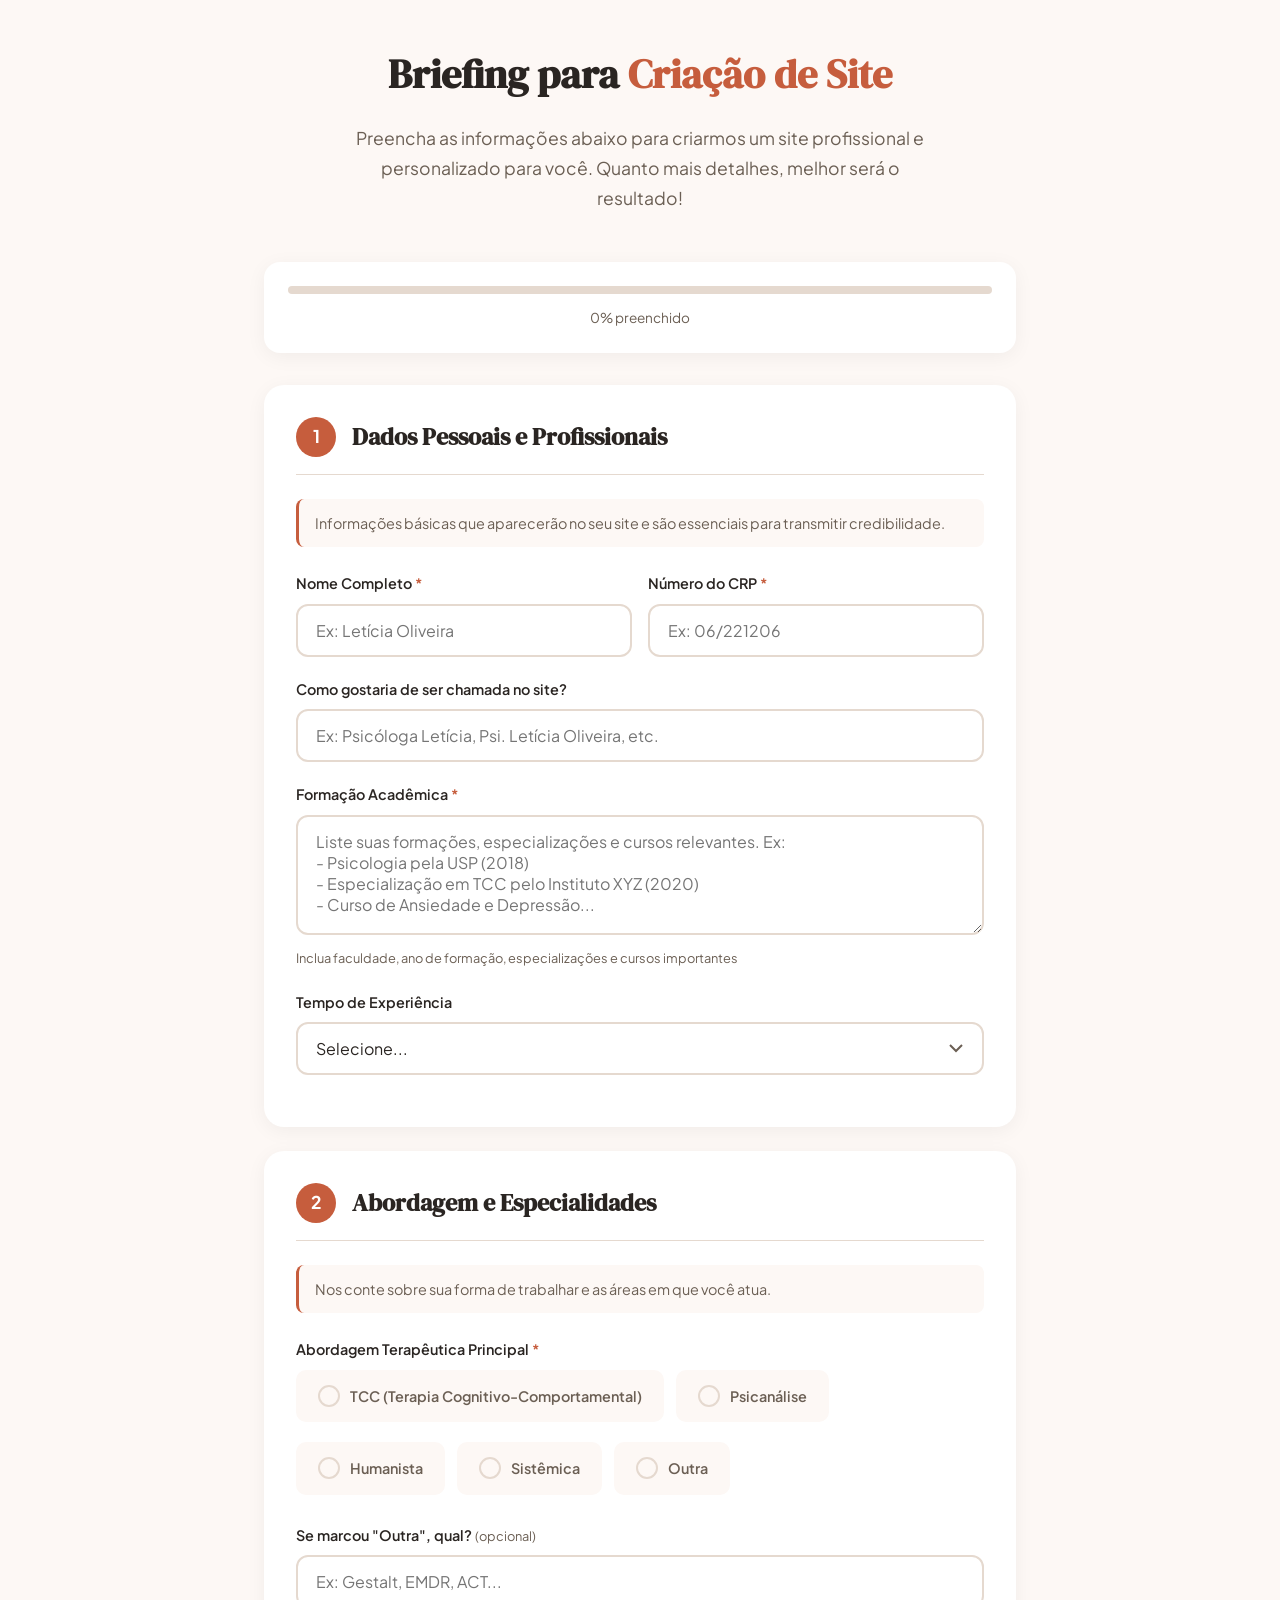
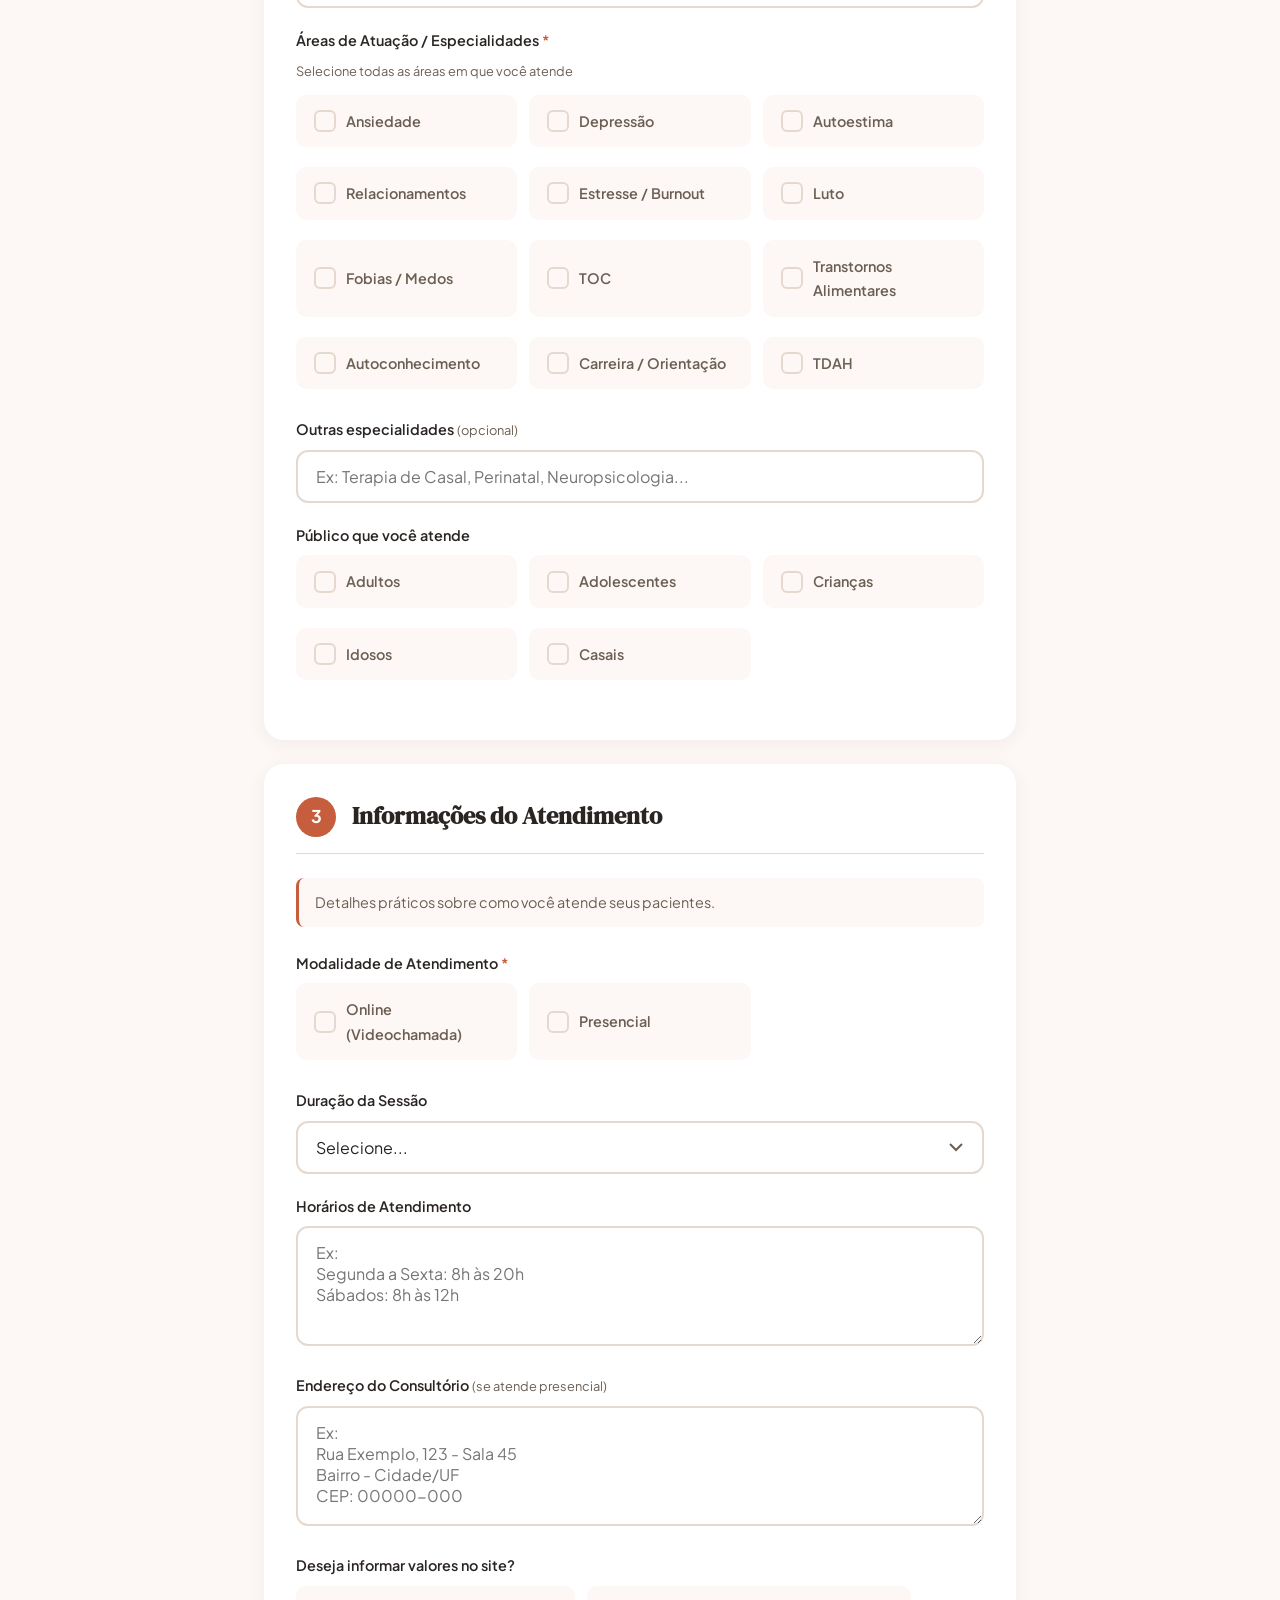
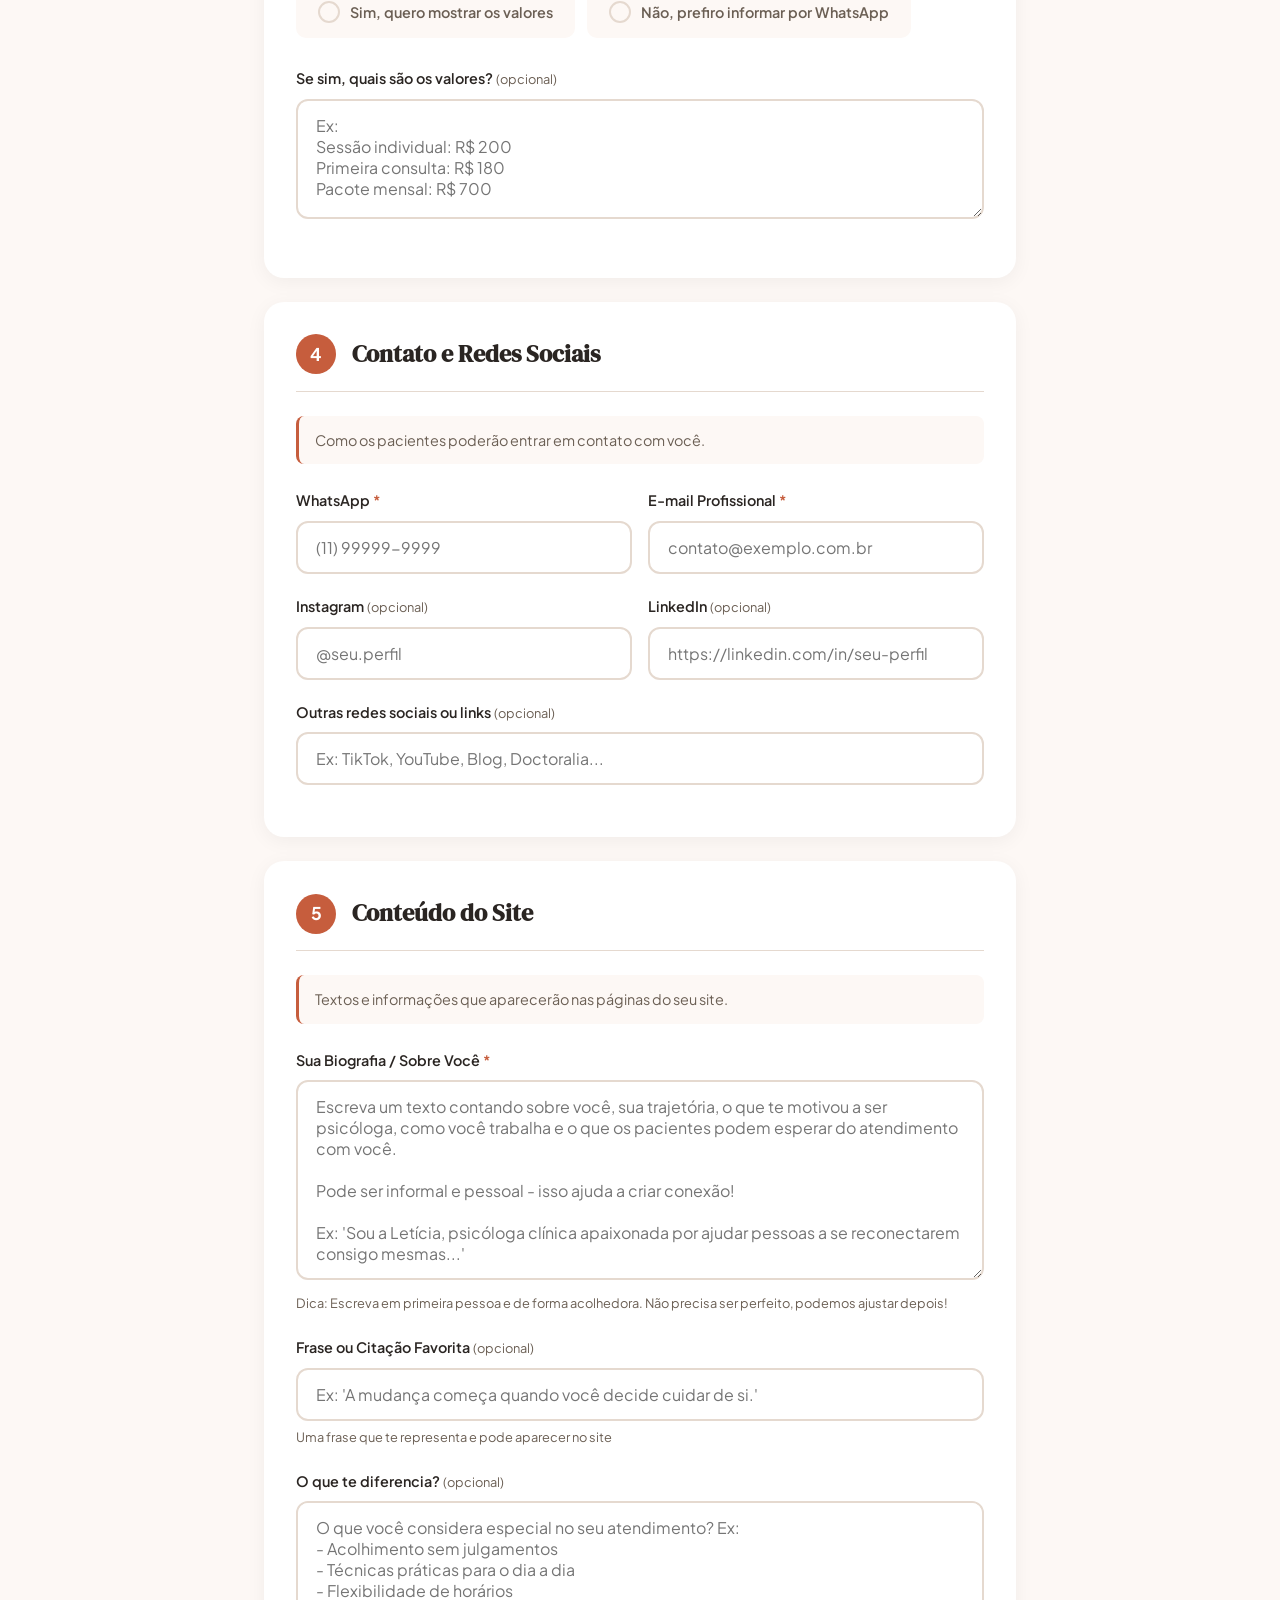
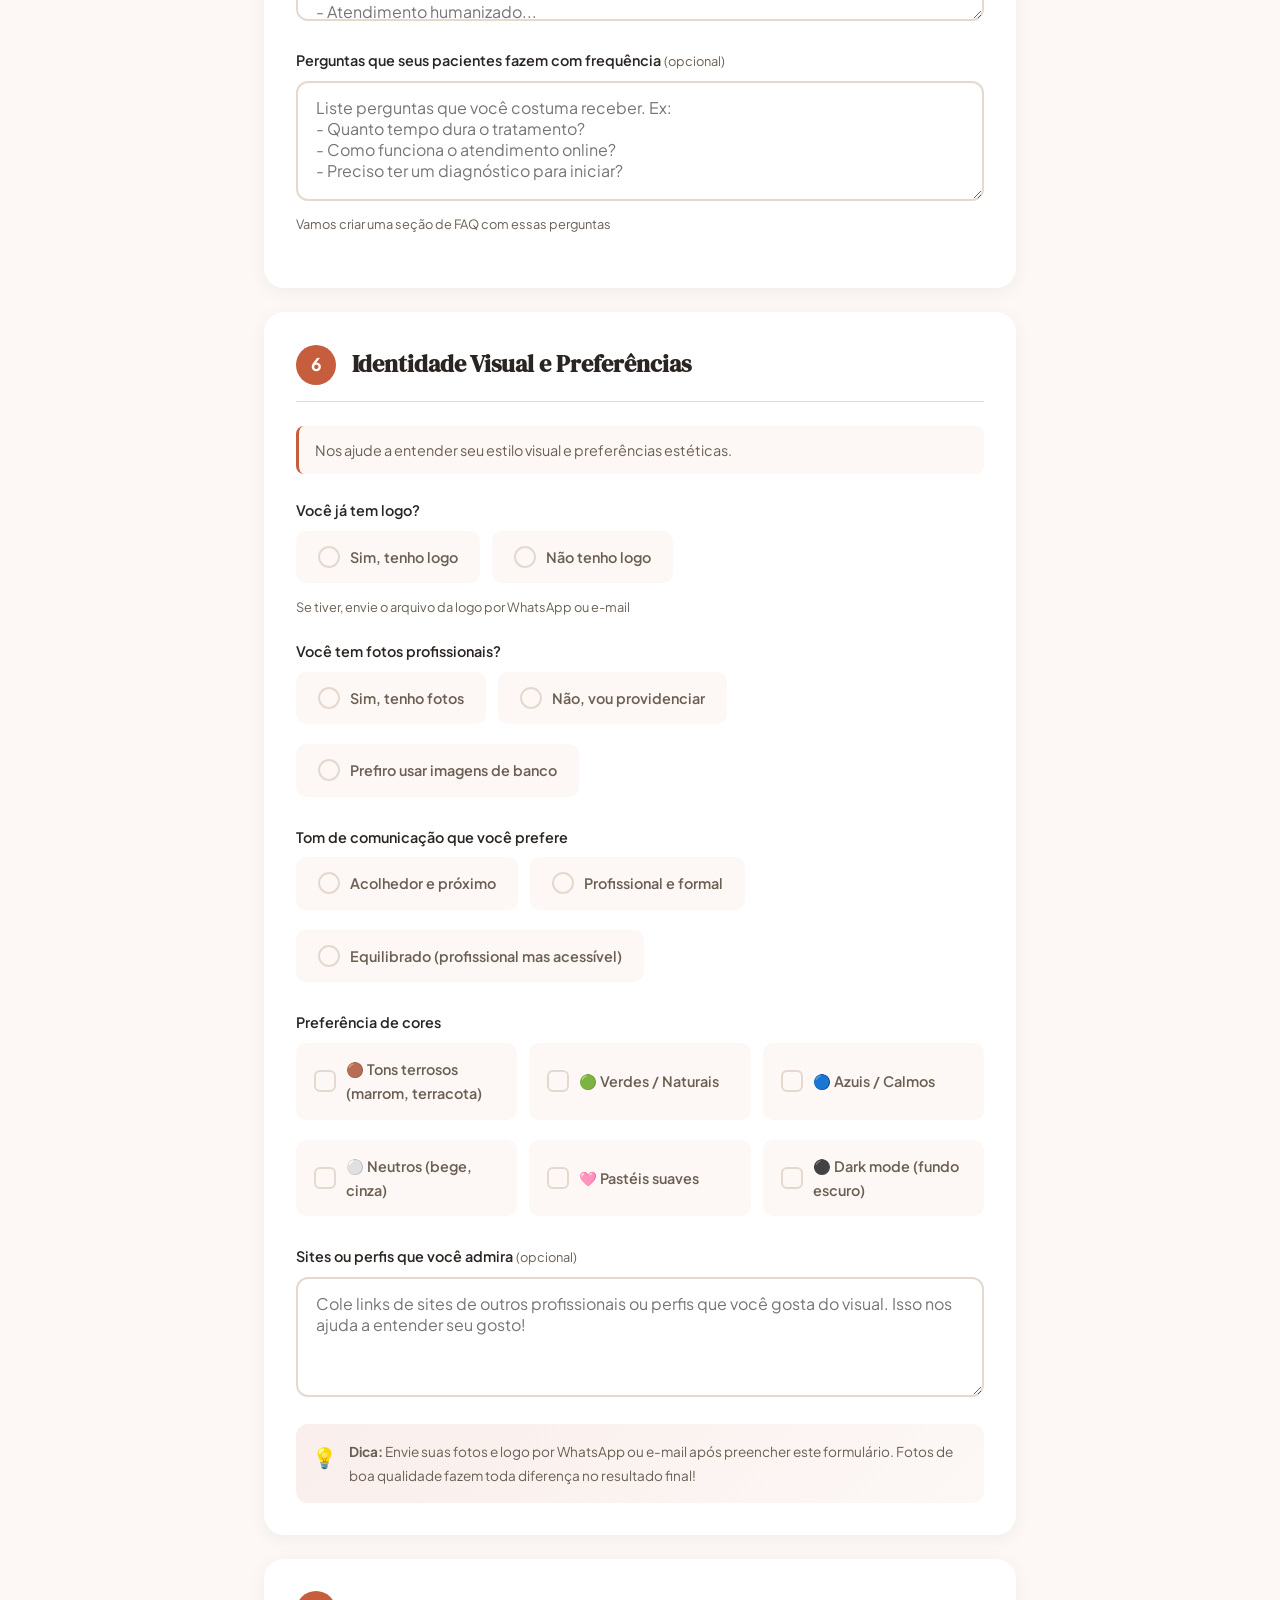
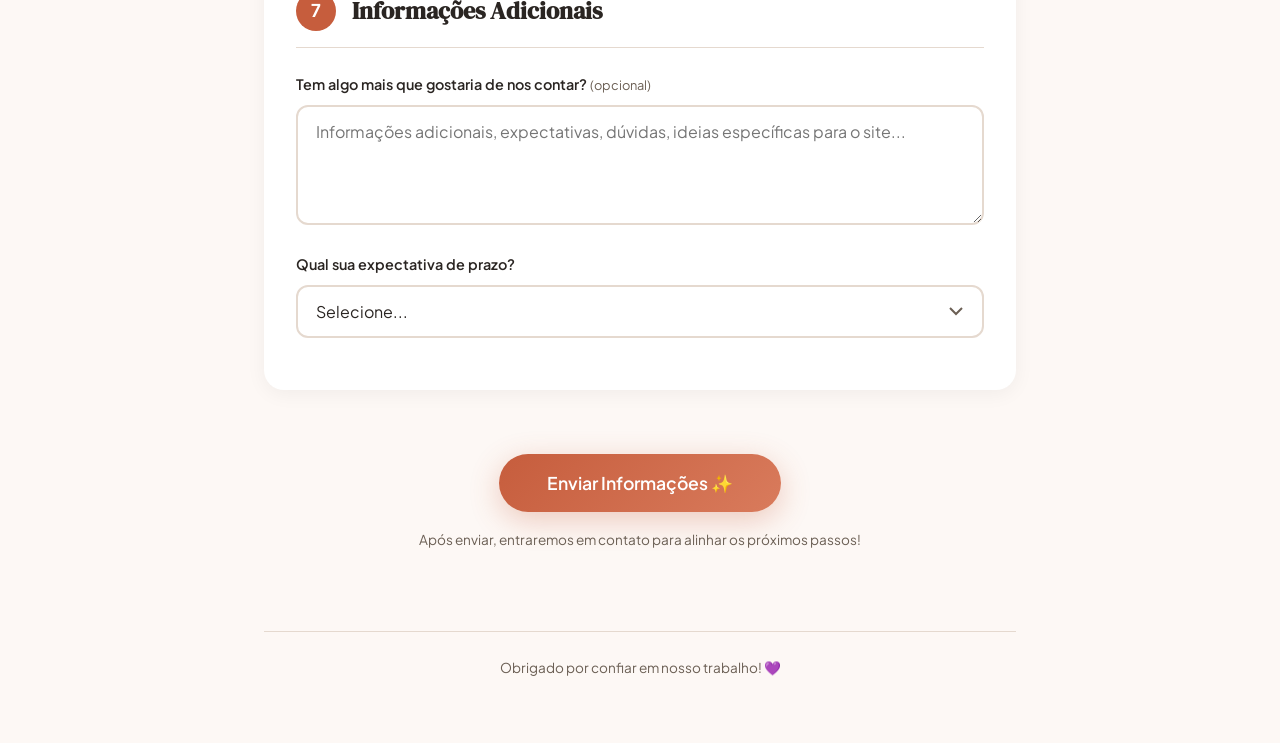
<file: briefing/formulario-briefing.html>
<!DOCTYPE html>
<html lang="pt-BR">
<head>
    <meta charset="UTF-8">
    <meta name="viewport" content="width=device-width, initial-scale=1.0">
    <title>Briefing - Criação de Site para Psicólogo(a)</title>
    <link rel="preconnect" href="https://fonts.googleapis.com">
    <link rel="preconnect" href="https://fonts.gstatic.com" crossorigin>
    <link href="https://fonts.googleapis.com/css2?family=DM+Serif+Display&family=Plus+Jakarta+Sans:wght@400;500;600;700&display=swap" rel="stylesheet">
    <style>
        :root {
            --primary: #C65D3D;
            --primary-light: #E8B5A0;
            --dark: #2A2522;
            --gray: #6B5F54;
            --light-gray: #E5D9CF;
            --cream: #FDF8F5;
            --white: #FFFFFF;
        }

        * {
            margin: 0;
            padding: 0;
            box-sizing: border-box;
        }

        body {
            font-family: 'Plus Jakarta Sans', sans-serif;
            background: var(--cream);
            color: var(--dark);
            line-height: 1.7;
        }

        .container {
            max-width: 800px;
            margin: 0 auto;
            padding: 40px 24px;
        }

        /* Header */
        .header {
            text-align: center;
            margin-bottom: 48px;
        }

        .header h1 {
            font-family: 'DM Serif Display', serif;
            font-size: 2.5rem;
            color: var(--dark);
            margin-bottom: 16px;
        }

        .header h1 span {
            color: var(--primary);
        }

        .header p {
            font-size: 1.1rem;
            color: var(--gray);
            max-width: 600px;
            margin: 0 auto;
        }

        /* Progress Bar */
        .progress-container {
            background: var(--white);
            border-radius: 16px;
            padding: 24px;
            margin-bottom: 32px;
            box-shadow: 0 4px 20px rgba(0,0,0,0.05);
        }

        .progress-bar {
            height: 8px;
            background: var(--light-gray);
            border-radius: 4px;
            overflow: hidden;
            margin-bottom: 12px;
        }

        .progress-fill {
            height: 100%;
            background: linear-gradient(90deg, var(--primary) 0%, var(--primary-light) 100%);
            width: 0%;
            transition: width 0.5s ease;
            border-radius: 4px;
        }

        .progress-text {
            font-size: 0.85rem;
            color: var(--gray);
            text-align: center;
        }

        /* Form Sections */
        .form-section {
            background: var(--white);
            border-radius: 20px;
            padding: 32px;
            margin-bottom: 24px;
            box-shadow: 0 4px 20px rgba(0,0,0,0.05);
        }

        .section-header {
            display: flex;
            align-items: center;
            gap: 16px;
            margin-bottom: 24px;
            padding-bottom: 16px;
            border-bottom: 1px solid var(--light-gray);
        }

        .section-number {
            width: 40px;
            height: 40px;
            background: var(--primary);
            color: white;
            border-radius: 50%;
            display: flex;
            align-items: center;
            justify-content: center;
            font-weight: 700;
            font-size: 1.1rem;
        }

        .section-title {
            font-family: 'DM Serif Display', serif;
            font-size: 1.5rem;
            color: var(--dark);
        }

        .section-description {
            font-size: 0.9rem;
            color: var(--gray);
            margin-bottom: 24px;
            padding: 12px 16px;
            background: var(--cream);
            border-radius: 8px;
            border-left: 3px solid var(--primary);
        }

        /* Form Fields */
        .form-group {
            margin-bottom: 20px;
        }

        .form-row {
            display: grid;
            grid-template-columns: 1fr 1fr;
            gap: 16px;
        }

        label {
            display: block;
            font-weight: 600;
            font-size: 0.9rem;
            color: var(--dark);
            margin-bottom: 8px;
        }

        label .required {
            color: var(--primary);
        }

        label .optional {
            color: var(--gray);
            font-weight: 400;
            font-size: 0.8rem;
        }

        input[type="text"],
        input[type="email"],
        input[type="tel"],
        input[type="url"],
        textarea,
        select {
            width: 100%;
            padding: 14px 18px;
            border: 2px solid var(--light-gray);
            border-radius: 12px;
            font-family: inherit;
            font-size: 1rem;
            color: var(--dark);
            background: var(--white);
            transition: all 0.3s ease;
        }

        input:focus,
        textarea:focus,
        select:focus {
            outline: none;
            border-color: var(--primary);
            box-shadow: 0 0 0 4px rgba(198, 93, 61, 0.1);
        }

        textarea {
            min-height: 120px;
            resize: vertical;
        }

        select {
            cursor: pointer;
            appearance: none;
            background-image: url("data:image/svg+xml,%3Csvg xmlns='http://www.w3.org/2000/svg' width='24' height='24' viewBox='0 0 24 24' fill='none' stroke='%236B5F54' stroke-width='2'%3E%3Cpath d='M6 9l6 6 6-6'/%3E%3C/svg%3E");
            background-repeat: no-repeat;
            background-position: right 14px center;
        }

        /* Checkbox Group */
        .checkbox-group {
            display: grid;
            grid-template-columns: repeat(auto-fill, minmax(200px, 1fr));
            gap: 12px;
        }

        .checkbox-item {
            display: flex;
            align-items: center;
            gap: 10px;
            padding: 12px 16px;
            background: var(--cream);
            border-radius: 10px;
            cursor: pointer;
            transition: all 0.3s ease;
            border: 2px solid transparent;
        }

        .checkbox-item:hover {
            border-color: var(--primary-light);
        }

        .checkbox-item input {
            display: none;
        }

        .checkbox-item input:checked + .checkbox-custom {
            background: var(--primary);
            border-color: var(--primary);
        }

        .checkbox-item input:checked + .checkbox-custom::after {
            opacity: 1;
        }

        .checkbox-item input:checked ~ .checkbox-label {
            color: var(--primary);
            font-weight: 600;
        }

        .checkbox-custom {
            width: 22px;
            height: 22px;
            border: 2px solid var(--light-gray);
            border-radius: 6px;
            position: relative;
            transition: all 0.3s ease;
            flex-shrink: 0;
        }

        .checkbox-custom::after {
            content: '✓';
            position: absolute;
            top: 50%;
            left: 50%;
            transform: translate(-50%, -50%);
            color: white;
            font-size: 0.8rem;
            opacity: 0;
            transition: opacity 0.2s ease;
        }

        .checkbox-label {
            font-size: 0.9rem;
            color: var(--gray);
            transition: all 0.3s ease;
        }

        /* Radio Group */
        .radio-group {
            display: flex;
            flex-wrap: wrap;
            gap: 12px;
        }

        .radio-item {
            display: flex;
            align-items: center;
            gap: 10px;
            padding: 12px 20px;
            background: var(--cream);
            border-radius: 10px;
            cursor: pointer;
            transition: all 0.3s ease;
            border: 2px solid transparent;
        }

        .radio-item:hover {
            border-color: var(--primary-light);
        }

        .radio-item input {
            display: none;
        }

        .radio-item input:checked + .radio-custom {
            border-color: var(--primary);
        }

        .radio-item input:checked + .radio-custom::after {
            opacity: 1;
        }

        .radio-item input:checked ~ .radio-label {
            color: var(--primary);
            font-weight: 600;
        }

        .radio-custom {
            width: 22px;
            height: 22px;
            border: 2px solid var(--light-gray);
            border-radius: 50%;
            position: relative;
            transition: all 0.3s ease;
            flex-shrink: 0;
        }

        .radio-custom::after {
            content: '';
            position: absolute;
            top: 50%;
            left: 50%;
            transform: translate(-50%, -50%);
            width: 10px;
            height: 10px;
            background: var(--primary);
            border-radius: 50%;
            opacity: 0;
            transition: opacity 0.2s ease;
        }

        .radio-label {
            font-size: 0.9rem;
            color: var(--gray);
            transition: all 0.3s ease;
        }

        /* Helper Text */
        .helper-text {
            font-size: 0.8rem;
            color: var(--gray);
            margin-top: 6px;
        }

        /* Tip Box */
        .tip-box {
            display: flex;
            gap: 12px;
            padding: 16px;
            background: linear-gradient(135deg, rgba(198, 93, 61, 0.1) 0%, rgba(232, 181, 160, 0.1) 100%);
            border-radius: 12px;
            margin-top: 20px;
        }

        .tip-icon {
            font-size: 1.25rem;
        }

        .tip-text {
            font-size: 0.85rem;
            color: var(--gray);
        }

        /* Submit Button */
        .submit-section {
            text-align: center;
            padding: 40px 0;
        }

        .btn-submit {
            display: inline-flex;
            align-items: center;
            gap: 12px;
            padding: 18px 48px;
            background: linear-gradient(135deg, var(--primary) 0%, #D97B5C 100%);
            color: white;
            border: none;
            border-radius: 50px;
            font-family: inherit;
            font-size: 1.1rem;
            font-weight: 600;
            cursor: pointer;
            transition: all 0.3s ease;
            box-shadow: 0 8px 30px rgba(198, 93, 61, 0.3);
        }

        .btn-submit:hover {
            transform: translateY(-3px);
            box-shadow: 0 12px 40px rgba(198, 93, 61, 0.4);
        }

        .submit-note {
            margin-top: 16px;
            font-size: 0.85rem;
            color: var(--gray);
        }

        /* Footer */
        .footer {
            text-align: center;
            padding: 24px;
            border-top: 1px solid var(--light-gray);
            margin-top: 40px;
        }

        .footer p {
            font-size: 0.85rem;
            color: var(--gray);
        }

        /* Responsive */
        @media (max-width: 640px) {
            .form-row {
                grid-template-columns: 1fr;
            }

            .header h1 {
                font-size: 2rem;
            }

            .form-section {
                padding: 24px 20px;
            }

            .checkbox-group {
                grid-template-columns: 1fr;
            }

            .radio-group {
                flex-direction: column;
            }
        }
    </style>
</head>
<body>
    <div class="container">
        <!-- Header -->
        <header class="header">
            <h1>Briefing para <span>Criação de Site</span></h1>
            <p>Preencha as informações abaixo para criarmos um site profissional e personalizado para você. Quanto mais detalhes, melhor será o resultado!</p>
        </header>

        <!-- Progress -->
        <div class="progress-container">
            <div class="progress-bar">
                <div class="progress-fill" id="progressFill"></div>
            </div>
            <p class="progress-text"><span id="progressText">0</span>% preenchido</p>
        </div>

        <form id="briefingForm">
            <!-- Seção 1: Dados Pessoais e Profissionais -->
            <section class="form-section">
                <div class="section-header">
                    <span class="section-number">1</span>
                    <h2 class="section-title">Dados Pessoais e Profissionais</h2>
                </div>
                <p class="section-description">Informações básicas que aparecerão no seu site e são essenciais para transmitir credibilidade.</p>

                <div class="form-row">
                    <div class="form-group">
                        <label for="nome">Nome Completo <span class="required">*</span></label>
                        <input type="text" id="nome" name="nome" placeholder="Ex: Letícia Oliveira" required>
                    </div>
                    <div class="form-group">
                        <label for="crp">Número do CRP <span class="required">*</span></label>
                        <input type="text" id="crp" name="crp" placeholder="Ex: 06/221206" required>
                    </div>
                </div>

                <div class="form-group">
                    <label for="titulo">Como gostaria de ser chamada no site?</label>
                    <input type="text" id="titulo" name="titulo" placeholder="Ex: Psicóloga Letícia, Psi. Letícia Oliveira, etc.">
                </div>

                <div class="form-group">
                    <label for="formacao">Formação Acadêmica <span class="required">*</span></label>
                    <textarea id="formacao" name="formacao" placeholder="Liste suas formações, especializações e cursos relevantes. Ex:&#10;- Psicologia pela USP (2018)&#10;- Especialização em TCC pelo Instituto XYZ (2020)&#10;- Curso de Ansiedade e Depressão..." required></textarea>
                    <p class="helper-text">Inclua faculdade, ano de formação, especializações e cursos importantes</p>
                </div>

                <div class="form-group">
                    <label for="experiencia">Tempo de Experiência</label>
                    <select id="experiencia" name="experiencia">
                        <option value="">Selecione...</option>
                        <option value="1-2">1 a 2 anos</option>
                        <option value="3-5">3 a 5 anos</option>
                        <option value="5-10">5 a 10 anos</option>
                        <option value="10+">Mais de 10 anos</option>
                    </select>
                </div>
            </section>

            <!-- Seção 2: Abordagem e Especialidades -->
            <section class="form-section">
                <div class="section-header">
                    <span class="section-number">2</span>
                    <h2 class="section-title">Abordagem e Especialidades</h2>
                </div>
                <p class="section-description">Nos conte sobre sua forma de trabalhar e as áreas em que você atua.</p>

                <div class="form-group">
                    <label>Abordagem Terapêutica Principal <span class="required">*</span></label>
                    <div class="radio-group">
                        <label class="radio-item">
                            <input type="radio" name="abordagem" value="tcc" required>
                            <span class="radio-custom"></span>
                            <span class="radio-label">TCC (Terapia Cognitivo-Comportamental)</span>
                        </label>
                        <label class="radio-item">
                            <input type="radio" name="abordagem" value="psicanalise">
                            <span class="radio-custom"></span>
                            <span class="radio-label">Psicanálise</span>
                        </label>
                        <label class="radio-item">
                            <input type="radio" name="abordagem" value="humanista">
                            <span class="radio-custom"></span>
                            <span class="radio-label">Humanista</span>
                        </label>
                        <label class="radio-item">
                            <input type="radio" name="abordagem" value="sistemica">
                            <span class="radio-custom"></span>
                            <span class="radio-label">Sistêmica</span>
                        </label>
                        <label class="radio-item">
                            <input type="radio" name="abordagem" value="outra">
                            <span class="radio-custom"></span>
                            <span class="radio-label">Outra</span>
                        </label>
                    </div>
                </div>

                <div class="form-group">
                    <label for="abordagem_outra">Se marcou "Outra", qual? <span class="optional">(opcional)</span></label>
                    <input type="text" id="abordagem_outra" name="abordagem_outra" placeholder="Ex: Gestalt, EMDR, ACT...">
                </div>

                <div class="form-group">
                    <label>Áreas de Atuação / Especialidades <span class="required">*</span></label>
                    <p class="helper-text" style="margin-bottom: 12px;">Selecione todas as áreas em que você atende</p>
                    <div class="checkbox-group">
                        <label class="checkbox-item">
                            <input type="checkbox" name="especialidades" value="ansiedade">
                            <span class="checkbox-custom"></span>
                            <span class="checkbox-label">Ansiedade</span>
                        </label>
                        <label class="checkbox-item">
                            <input type="checkbox" name="especialidades" value="depressao">
                            <span class="checkbox-custom"></span>
                            <span class="checkbox-label">Depressão</span>
                        </label>
                        <label class="checkbox-item">
                            <input type="checkbox" name="especialidades" value="autoestima">
                            <span class="checkbox-custom"></span>
                            <span class="checkbox-label">Autoestima</span>
                        </label>
                        <label class="checkbox-item">
                            <input type="checkbox" name="especialidades" value="relacionamentos">
                            <span class="checkbox-custom"></span>
                            <span class="checkbox-label">Relacionamentos</span>
                        </label>
                        <label class="checkbox-item">
                            <input type="checkbox" name="especialidades" value="estresse">
                            <span class="checkbox-custom"></span>
                            <span class="checkbox-label">Estresse / Burnout</span>
                        </label>
                        <label class="checkbox-item">
                            <input type="checkbox" name="especialidades" value="luto">
                            <span class="checkbox-custom"></span>
                            <span class="checkbox-label">Luto</span>
                        </label>
                        <label class="checkbox-item">
                            <input type="checkbox" name="especialidades" value="fobias">
                            <span class="checkbox-custom"></span>
                            <span class="checkbox-label">Fobias / Medos</span>
                        </label>
                        <label class="checkbox-item">
                            <input type="checkbox" name="especialidades" value="toc">
                            <span class="checkbox-custom"></span>
                            <span class="checkbox-label">TOC</span>
                        </label>
                        <label class="checkbox-item">
                            <input type="checkbox" name="especialidades" value="transtornos_alimentares">
                            <span class="checkbox-custom"></span>
                            <span class="checkbox-label">Transtornos Alimentares</span>
                        </label>
                        <label class="checkbox-item">
                            <input type="checkbox" name="especialidades" value="autoconhecimento">
                            <span class="checkbox-custom"></span>
                            <span class="checkbox-label">Autoconhecimento</span>
                        </label>
                        <label class="checkbox-item">
                            <input type="checkbox" name="especialidades" value="carreira">
                            <span class="checkbox-custom"></span>
                            <span class="checkbox-label">Carreira / Orientação</span>
                        </label>
                        <label class="checkbox-item">
                            <input type="checkbox" name="especialidades" value="tdah">
                            <span class="checkbox-custom"></span>
                            <span class="checkbox-label">TDAH</span>
                        </label>
                    </div>
                </div>

                <div class="form-group">
                    <label for="outras_especialidades">Outras especialidades <span class="optional">(opcional)</span></label>
                    <input type="text" id="outras_especialidades" name="outras_especialidades" placeholder="Ex: Terapia de Casal, Perinatal, Neuropsicologia...">
                </div>

                <div class="form-group">
                    <label>Público que você atende</label>
                    <div class="checkbox-group">
                        <label class="checkbox-item">
                            <input type="checkbox" name="publico" value="adultos">
                            <span class="checkbox-custom"></span>
                            <span class="checkbox-label">Adultos</span>
                        </label>
                        <label class="checkbox-item">
                            <input type="checkbox" name="publico" value="adolescentes">
                            <span class="checkbox-custom"></span>
                            <span class="checkbox-label">Adolescentes</span>
                        </label>
                        <label class="checkbox-item">
                            <input type="checkbox" name="publico" value="criancas">
                            <span class="checkbox-custom"></span>
                            <span class="checkbox-label">Crianças</span>
                        </label>
                        <label class="checkbox-item">
                            <input type="checkbox" name="publico" value="idosos">
                            <span class="checkbox-custom"></span>
                            <span class="checkbox-label">Idosos</span>
                        </label>
                        <label class="checkbox-item">
                            <input type="checkbox" name="publico" value="casais">
                            <span class="checkbox-custom"></span>
                            <span class="checkbox-label">Casais</span>
                        </label>
                    </div>
                </div>
            </section>

            <!-- Seção 3: Atendimento -->
            <section class="form-section">
                <div class="section-header">
                    <span class="section-number">3</span>
                    <h2 class="section-title">Informações do Atendimento</h2>
                </div>
                <p class="section-description">Detalhes práticos sobre como você atende seus pacientes.</p>

                <div class="form-group">
                    <label>Modalidade de Atendimento <span class="required">*</span></label>
                    <div class="checkbox-group">
                        <label class="checkbox-item">
                            <input type="checkbox" name="modalidade" value="online">
                            <span class="checkbox-custom"></span>
                            <span class="checkbox-label">Online (Videochamada)</span>
                        </label>
                        <label class="checkbox-item">
                            <input type="checkbox" name="modalidade" value="presencial">
                            <span class="checkbox-custom"></span>
                            <span class="checkbox-label">Presencial</span>
                        </label>
                    </div>
                </div>

                <div class="form-group">
                    <label for="duracao">Duração da Sessão</label>
                    <select id="duracao" name="duracao">
                        <option value="">Selecione...</option>
                        <option value="50">50 minutos</option>
                        <option value="60">1 hora</option>
                        <option value="90">1 hora e 30 minutos</option>
                        <option value="outro">Outro</option>
                    </select>
                </div>

                <div class="form-group">
                    <label for="horarios">Horários de Atendimento</label>
                    <textarea id="horarios" name="horarios" placeholder="Ex:&#10;Segunda a Sexta: 8h às 20h&#10;Sábados: 8h às 12h"></textarea>
                </div>

                <div class="form-group">
                    <label for="endereco">Endereço do Consultório <span class="optional">(se atende presencial)</span></label>
                    <textarea id="endereco" name="endereco" placeholder="Ex:&#10;Rua Exemplo, 123 - Sala 45&#10;Bairro - Cidade/UF&#10;CEP: 00000-000"></textarea>
                </div>

                <div class="form-group">
                    <label>Deseja informar valores no site?</label>
                    <div class="radio-group">
                        <label class="radio-item">
                            <input type="radio" name="mostrar_valores" value="sim">
                            <span class="radio-custom"></span>
                            <span class="radio-label">Sim, quero mostrar os valores</span>
                        </label>
                        <label class="radio-item">
                            <input type="radio" name="mostrar_valores" value="nao">
                            <span class="radio-custom"></span>
                            <span class="radio-label">Não, prefiro informar por WhatsApp</span>
                        </label>
                    </div>
                </div>

                <div class="form-group">
                    <label for="valores">Se sim, quais são os valores? <span class="optional">(opcional)</span></label>
                    <textarea id="valores" name="valores" placeholder="Ex:&#10;Sessão individual: R$ 200&#10;Primeira consulta: R$ 180&#10;Pacote mensal: R$ 700"></textarea>
                </div>
            </section>

            <!-- Seção 4: Contato e Redes Sociais -->
            <section class="form-section">
                <div class="section-header">
                    <span class="section-number">4</span>
                    <h2 class="section-title">Contato e Redes Sociais</h2>
                </div>
                <p class="section-description">Como os pacientes poderão entrar em contato com você.</p>

                <div class="form-row">
                    <div class="form-group">
                        <label for="whatsapp">WhatsApp <span class="required">*</span></label>
                        <input type="tel" id="whatsapp" name="whatsapp" placeholder="(11) 99999-9999" required>
                    </div>
                    <div class="form-group">
                        <label for="email">E-mail Profissional <span class="required">*</span></label>
                        <input type="email" id="email" name="email" placeholder="contato@exemplo.com.br" required>
                    </div>
                </div>

                <div class="form-row">
                    <div class="form-group">
                        <label for="instagram">Instagram <span class="optional">(opcional)</span></label>
                        <input type="text" id="instagram" name="instagram" placeholder="@seu.perfil">
                    </div>
                    <div class="form-group">
                        <label for="linkedin">LinkedIn <span class="optional">(opcional)</span></label>
                        <input type="url" id="linkedin" name="linkedin" placeholder="https://linkedin.com/in/seu-perfil">
                    </div>
                </div>

                <div class="form-group">
                    <label for="outras_redes">Outras redes sociais ou links <span class="optional">(opcional)</span></label>
                    <input type="text" id="outras_redes" name="outras_redes" placeholder="Ex: TikTok, YouTube, Blog, Doctoralia...">
                </div>
            </section>

            <!-- Seção 5: Conteúdo do Site -->
            <section class="form-section">
                <div class="section-header">
                    <span class="section-number">5</span>
                    <h2 class="section-title">Conteúdo do Site</h2>
                </div>
                <p class="section-description">Textos e informações que aparecerão nas páginas do seu site.</p>

                <div class="form-group">
                    <label for="bio">Sua Biografia / Sobre Você <span class="required">*</span></label>
                    <textarea id="bio" name="bio" placeholder="Escreva um texto contando sobre você, sua trajetória, o que te motivou a ser psicóloga, como você trabalha e o que os pacientes podem esperar do atendimento com você.&#10;&#10;Pode ser informal e pessoal - isso ajuda a criar conexão!&#10;&#10;Ex: 'Sou a Letícia, psicóloga clínica apaixonada por ajudar pessoas a se reconectarem consigo mesmas...'" required style="min-height: 200px;"></textarea>
                    <p class="helper-text">Dica: Escreva em primeira pessoa e de forma acolhedora. Não precisa ser perfeito, podemos ajustar depois!</p>
                </div>

                <div class="form-group">
                    <label for="frase">Frase ou Citação Favorita <span class="optional">(opcional)</span></label>
                    <input type="text" id="frase" name="frase" placeholder="Ex: 'A mudança começa quando você decide cuidar de si.'">
                    <p class="helper-text">Uma frase que te representa e pode aparecer no site</p>
                </div>

                <div class="form-group">
                    <label for="diferenciais">O que te diferencia? <span class="optional">(opcional)</span></label>
                    <textarea id="diferenciais" name="diferenciais" placeholder="O que você considera especial no seu atendimento? Ex:&#10;- Acolhimento sem julgamentos&#10;- Técnicas práticas para o dia a dia&#10;- Flexibilidade de horários&#10;- Atendimento humanizado..."></textarea>
                </div>

                <div class="form-group">
                    <label for="perguntas_frequentes">Perguntas que seus pacientes fazem com frequência <span class="optional">(opcional)</span></label>
                    <textarea id="perguntas_frequentes" name="perguntas_frequentes" placeholder="Liste perguntas que você costuma receber. Ex:&#10;- Quanto tempo dura o tratamento?&#10;- Como funciona o atendimento online?&#10;- Preciso ter um diagnóstico para iniciar?"></textarea>
                    <p class="helper-text">Vamos criar uma seção de FAQ com essas perguntas</p>
                </div>
            </section>

            <!-- Seção 6: Identidade Visual -->
            <section class="form-section">
                <div class="section-header">
                    <span class="section-number">6</span>
                    <h2 class="section-title">Identidade Visual e Preferências</h2>
                </div>
                <p class="section-description">Nos ajude a entender seu estilo visual e preferências estéticas.</p>

                <div class="form-group">
                    <label>Você já tem logo?</label>
                    <div class="radio-group">
                        <label class="radio-item">
                            <input type="radio" name="tem_logo" value="sim">
                            <span class="radio-custom"></span>
                            <span class="radio-label">Sim, tenho logo</span>
                        </label>
                        <label class="radio-item">
                            <input type="radio" name="tem_logo" value="nao">
                            <span class="radio-custom"></span>
                            <span class="radio-label">Não tenho logo</span>
                        </label>
                    </div>
                    <p class="helper-text">Se tiver, envie o arquivo da logo por WhatsApp ou e-mail</p>
                </div>

                <div class="form-group">
                    <label>Você tem fotos profissionais?</label>
                    <div class="radio-group">
                        <label class="radio-item">
                            <input type="radio" name="tem_fotos" value="sim">
                            <span class="radio-custom"></span>
                            <span class="radio-label">Sim, tenho fotos</span>
                        </label>
                        <label class="radio-item">
                            <input type="radio" name="tem_fotos" value="nao">
                            <span class="radio-custom"></span>
                            <span class="radio-label">Não, vou providenciar</span>
                        </label>
                        <label class="radio-item">
                            <input type="radio" name="tem_fotos" value="usar_banco">
                            <span class="radio-custom"></span>
                            <span class="radio-label">Prefiro usar imagens de banco</span>
                        </label>
                    </div>
                </div>

                <div class="form-group">
                    <label>Tom de comunicação que você prefere</label>
                    <div class="radio-group">
                        <label class="radio-item">
                            <input type="radio" name="tom" value="acolhedor">
                            <span class="radio-custom"></span>
                            <span class="radio-label">Acolhedor e próximo</span>
                        </label>
                        <label class="radio-item">
                            <input type="radio" name="tom" value="profissional">
                            <span class="radio-custom"></span>
                            <span class="radio-label">Profissional e formal</span>
                        </label>
                        <label class="radio-item">
                            <input type="radio" name="tom" value="equilibrado">
                            <span class="radio-custom"></span>
                            <span class="radio-label">Equilibrado (profissional mas acessível)</span>
                        </label>
                    </div>
                </div>

                <div class="form-group">
                    <label>Preferência de cores</label>
                    <div class="checkbox-group">
                        <label class="checkbox-item">
                            <input type="checkbox" name="cores" value="terrosos">
                            <span class="checkbox-custom"></span>
                            <span class="checkbox-label">🟤 Tons terrosos (marrom, terracota)</span>
                        </label>
                        <label class="checkbox-item">
                            <input type="checkbox" name="cores" value="verdes">
                            <span class="checkbox-custom"></span>
                            <span class="checkbox-label">🟢 Verdes / Naturais</span>
                        </label>
                        <label class="checkbox-item">
                            <input type="checkbox" name="cores" value="azuis">
                            <span class="checkbox-custom"></span>
                            <span class="checkbox-label">🔵 Azuis / Calmos</span>
                        </label>
                        <label class="checkbox-item">
                            <input type="checkbox" name="cores" value="neutros">
                            <span class="checkbox-custom"></span>
                            <span class="checkbox-label">⚪ Neutros (bege, cinza)</span>
                        </label>
                        <label class="checkbox-item">
                            <input type="checkbox" name="cores" value="pasteis">
                            <span class="checkbox-custom"></span>
                            <span class="checkbox-label">🩷 Pastéis suaves</span>
                        </label>
                        <label class="checkbox-item">
                            <input type="checkbox" name="cores" value="escuro">
                            <span class="checkbox-custom"></span>
                            <span class="checkbox-label">⚫ Dark mode (fundo escuro)</span>
                        </label>
                    </div>
                </div>

                <div class="form-group">
                    <label for="referencias">Sites ou perfis que você admira <span class="optional">(opcional)</span></label>
                    <textarea id="referencias" name="referencias" placeholder="Cole links de sites de outros profissionais ou perfis que você gosta do visual. Isso nos ajuda a entender seu gosto!"></textarea>
                </div>

                <div class="tip-box">
                    <span class="tip-icon">💡</span>
                    <p class="tip-text"><strong>Dica:</strong> Envie suas fotos e logo por WhatsApp ou e-mail após preencher este formulário. Fotos de boa qualidade fazem toda diferença no resultado final!</p>
                </div>
            </section>

            <!-- Seção 7: Informações Adicionais -->
            <section class="form-section">
                <div class="section-header">
                    <span class="section-number">7</span>
                    <h2 class="section-title">Informações Adicionais</h2>
                </div>

                <div class="form-group">
                    <label for="observacoes">Tem algo mais que gostaria de nos contar? <span class="optional">(opcional)</span></label>
                    <textarea id="observacoes" name="observacoes" placeholder="Informações adicionais, expectativas, dúvidas, ideias específicas para o site..."></textarea>
                </div>

                <div class="form-group">
                    <label for="prazo">Qual sua expectativa de prazo?</label>
                    <select id="prazo" name="prazo">
                        <option value="">Selecione...</option>
                        <option value="urgente">Urgente (1-2 semanas)</option>
                        <option value="normal">Normal (2-4 semanas)</option>
                        <option value="flexivel">Flexível (sem pressa)</option>
                    </select>
                </div>
            </section>

            <!-- Submit -->
            <div class="submit-section">
                <button type="submit" class="btn-submit">
                    Enviar Informações ✨
                </button>
                <p class="submit-note">Após enviar, entraremos em contato para alinhar os próximos passos!</p>
            </div>
        </form>

        <footer class="footer">
            <p>Obrigado por confiar em nosso trabalho! 💜</p>
        </footer>
    </div>

    <script>
        // Progress Bar
        const form = document.getElementById('briefingForm');
        const progressFill = document.getElementById('progressFill');
        const progressText = document.getElementById('progressText');

        function updateProgress() {
            const inputs = form.querySelectorAll('input[required], textarea[required], select[required]');
            let filled = 0;
            
            inputs.forEach(input => {
                if (input.type === 'radio') {
                    const name = input.name;
                    const checked = form.querySelector(`input[name="${name}"]:checked`);
                    if (checked) filled++;
                } else if (input.value.trim() !== '') {
                    filled++;
                }
            });

            // Remove duplicates from radio buttons
            const radioNames = new Set();
            form.querySelectorAll('input[type="radio"][required]').forEach(r => radioNames.add(r.name));
            const totalRadios = radioNames.size;
            const totalOther = form.querySelectorAll('input[required]:not([type="radio"]), textarea[required], select[required]').length;
            const total = totalRadios + totalOther;

            const percentage = Math.round((filled / total) * 100);
            progressFill.style.width = percentage + '%';
            progressText.textContent = percentage;
        }

        form.addEventListener('input', updateProgress);
        form.addEventListener('change', updateProgress);

        // Form Submit
        form.addEventListener('submit', function(e) {
            e.preventDefault();
            
            // Collect form data
            const formData = new FormData(form);
            let result = '📋 BRIEFING - CRIAÇÃO DE SITE\n';
            result += '================================\n\n';
            
            for (let [key, value] of formData.entries()) {
                if (value) {
                    const label = document.querySelector(`label[for="${key}"]`);
                    const fieldName = label ? label.textContent.replace('*', '').replace('(opcional)', '').trim() : key;
                    result += `${fieldName}:\n${value}\n\n`;
                }
            }

            // Create downloadable file
            const blob = new Blob([result], { type: 'text/plain' });
            const url = URL.createObjectURL(blob);
            const a = document.createElement('a');
            a.href = url;
            a.download = 'briefing-site.txt';
            a.click();

            alert('✅ Briefing gerado com sucesso!\n\nO arquivo foi baixado. Envie-o por WhatsApp ou e-mail junto com suas fotos e logo.');
        });

        // Initial progress
        updateProgress();
    </script>
</body>
</html>
</file>
<file: consultorias/styles/course.css>
/* ============================================
   MINI CURSO - TRÁFEGO PAGO PARA PSICÓLOGOS
   Estilos Compartilhados
   ============================================ */

* {
    margin: 0;
    padding: 0;
    box-sizing: border-box;
}

body {
    font-family: 'Plus Jakarta Sans', sans-serif;
    background: linear-gradient(135deg, #0a1628 0%, #0d0d0f 100%);
    min-height: 100vh;
    color: #e2e8f0;
    line-height: 1.7;
}

/* Top Navigation */
.top-nav {
    position: fixed;
    top: 0;
    left: 0;
    right: 0;
    background: rgba(10, 22, 40, 0.95);
    backdrop-filter: blur(20px);
    border-bottom: 1px solid #1e293b;
    padding: 16px 24px;
    display: flex;
    justify-content: space-between;
    align-items: center;
    z-index: 100;
}

.nav-back {
    color: #38bdf8;
    text-decoration: none;
    font-size: 0.9rem;
    font-weight: 500;
    transition: color 0.3s ease;
}

.nav-back:hover {
    color: #818cf8;
}

.nav-module {
    font-size: 0.8rem;
    color: #64748b;
    font-weight: 600;
    letter-spacing: 0.1em;
    text-transform: uppercase;
}

/* Container */
.container {
    max-width: 1200px;
    margin: 0 auto;
    padding: 100px 24px 60px;
}

/* Module Header */
.module-header {
    text-align: center;
    margin-bottom: 60px;
    padding-bottom: 40px;
    border-bottom: 1px solid #1e293b;
}

.module-badge {
    display: inline-block;
    background: linear-gradient(135deg, rgba(56, 189, 248, 0.15) 0%, rgba(59, 130, 246, 0.1) 100%);
    border: 1px solid rgba(56, 189, 248, 0.3);
    padding: 8px 20px;
    border-radius: 50px;
    font-size: 0.75rem;
    font-weight: 700;
    letter-spacing: 0.15em;
    text-transform: uppercase;
    color: #38bdf8;
    margin-bottom: 20px;
}

.module-header h1 {
    font-family: 'DM Serif Display', serif;
    font-size: clamp(2rem, 4vw, 3rem);
    margin-bottom: 20px;
    color: #f1f5f9;
    line-height: 1.2;
}

.module-header h1 span {
    background: linear-gradient(135deg, #38bdf8 0%, #818cf8 50%, #c084fc 100%);
    -webkit-background-clip: text;
    -webkit-text-fill-color: transparent;
    background-clip: text;
}

.module-subtitle {
    font-size: 1.1rem;
    color: #94a3b8;
    max-width: 700px;
    margin: 0 auto 24px;
}

.module-meta {
    display: flex;
    justify-content: center;
    gap: 32px;
    flex-wrap: wrap;
}

.meta-item {
    display: flex;
    align-items: center;
    gap: 8px;
    font-size: 0.9rem;
    color: #64748b;
}

.meta-icon {
    font-size: 1.1rem;
}

/* Content Wrapper */
.content-wrapper {
    display: grid;
    grid-template-columns: 240px 1fr;
    gap: 48px;
}

/* Table of Contents */
.table-of-contents {
    position: sticky;
    top: 100px;
    height: fit-content;
    background: linear-gradient(135deg, #1e293b 0%, #0f172a 100%);
    border: 1px solid #334155;
    border-radius: 16px;
    padding: 24px;
}

.table-of-contents h3 {
    font-size: 0.75rem;
    font-weight: 700;
    letter-spacing: 0.1em;
    text-transform: uppercase;
    color: #64748b;
    margin-bottom: 16px;
}

.table-of-contents ul {
    list-style: none;
}

.table-of-contents li {
    margin-bottom: 8px;
}

.table-of-contents a {
    display: block;
    color: #94a3b8;
    text-decoration: none;
    font-size: 0.9rem;
    padding: 8px 12px;
    border-radius: 8px;
    transition: all 0.3s ease;
    border-left: 2px solid transparent;
}

.table-of-contents a:hover,
.table-of-contents a.active {
    color: #38bdf8;
    background: rgba(56, 189, 248, 0.1);
    border-left-color: #38bdf8;
}

/* Main Content */
.content {
    max-width: 800px;
}

.content-section {
    margin-bottom: 60px;
    scroll-margin-top: 100px;
}

.content-section h2 {
    font-family: 'DM Serif Display', serif;
    font-size: 1.75rem;
    color: #f1f5f9;
    margin-bottom: 24px;
    padding-bottom: 12px;
    border-bottom: 2px solid #38bdf8;
    display: inline-block;
}

.content-section p {
    color: #cbd5e1;
    margin-bottom: 20px;
    font-size: 1rem;
    line-height: 1.8;
}

.content-section strong {
    color: #38bdf8;
}

/* Info Box */
.info-box {
    background: linear-gradient(135deg, rgba(56, 189, 248, 0.1) 0%, rgba(129, 140, 248, 0.05) 100%);
    border: 1px solid rgba(56, 189, 248, 0.2);
    border-radius: 16px;
    padding: 24px;
    display: flex;
    gap: 16px;
    margin: 24px 0;
}

.info-icon {
    font-size: 1.5rem;
    flex-shrink: 0;
}

.info-content h4 {
    font-size: 1rem;
    color: #38bdf8;
    margin-bottom: 8px;
}

.info-content p {
    font-size: 0.9rem;
    color: #94a3b8;
    margin-bottom: 0;
}

/* Warning Box */
.warning-box {
    background: linear-gradient(135deg, rgba(251, 191, 36, 0.1) 0%, rgba(245, 158, 11, 0.05) 100%);
    border: 1px solid rgba(251, 191, 36, 0.3);
    border-radius: 16px;
    padding: 24px;
    display: flex;
    gap: 16px;
    margin: 24px 0;
}

.warning-icon {
    font-size: 1.5rem;
    flex-shrink: 0;
}

.warning-content h4 {
    font-size: 1rem;
    color: #fbbf24;
    margin-bottom: 8px;
}

.warning-content p {
    font-size: 0.9rem;
    color: #d4d4d8;
    margin-bottom: 0;
}

/* Success Box */
.success-box {
    background: linear-gradient(135deg, rgba(16, 185, 129, 0.1) 0%, rgba(5, 150, 105, 0.05) 100%);
    border: 1px solid rgba(16, 185, 129, 0.3);
    border-radius: 16px;
    padding: 24px;
    display: flex;
    gap: 16px;
    margin: 24px 0;
}

.success-icon {
    font-size: 1.5rem;
    flex-shrink: 0;
}

.success-content h4 {
    font-size: 1rem;
    color: #10b981;
    margin-bottom: 8px;
}

.success-content p {
    font-size: 0.9rem;
    color: #d4d4d8;
    margin-bottom: 0;
}

/* Platforms Grid */
.platforms-grid {
    display: grid;
    grid-template-columns: repeat(auto-fit, minmax(250px, 1fr));
    gap: 20px;
    margin: 24px 0;
}

.platform-card {
    background: linear-gradient(135deg, #1e293b 0%, #0f172a 100%);
    border: 1px solid #334155;
    border-radius: 16px;
    padding: 24px;
    text-align: center;
    transition: all 0.3s ease;
}

.platform-card:hover {
    transform: translateY(-4px);
    box-shadow: 0 20px 40px rgba(0,0,0,0.2);
}

.platform-card.google {
    border-color: rgba(234, 67, 53, 0.3);
}

.platform-card.google:hover {
    border-color: #ea4335;
}

.platform-card.meta {
    border-color: rgba(59, 89, 152, 0.3);
}

.platform-card.meta:hover {
    border-color: #818cf8;
}

.platform-logo {
    width: 56px;
    height: 56px;
    margin: 0 auto 16px;
    border-radius: 14px;
    display: flex;
    align-items: center;
    justify-content: center;
    font-weight: 700;
    font-size: 1.5rem;
    color: white;
}

.platform-card.google .platform-logo {
    background: linear-gradient(135deg, #ea4335 0%, #fbbc05 33%, #34a853 66%, #4285f4 100%);
}

.platform-card.meta .platform-logo {
    background: linear-gradient(135deg, #0668E1 0%, #833AB4 50%, #E1306C 100%);
}

.platform-card h4 {
    font-size: 1.1rem;
    color: #f1f5f9;
    margin-bottom: 8px;
}

.platform-card p {
    font-size: 0.85rem;
    color: #94a3b8;
    margin-bottom: 0;
}

/* Types List */
.types-list {
    margin: 24px 0;
}

.type-item {
    display: flex;
    gap: 20px;
    margin-bottom: 24px;
    padding: 20px;
    background: linear-gradient(135deg, #1e293b 0%, #0f172a 100%);
    border: 1px solid #334155;
    border-radius: 16px;
    transition: all 0.3s ease;
}

.type-item:hover {
    border-color: #38bdf8;
}

.type-number {
    width: 40px;
    height: 40px;
    background: linear-gradient(135deg, #38bdf8 0%, #818cf8 100%);
    border-radius: 10px;
    display: flex;
    align-items: center;
    justify-content: center;
    font-weight: 700;
    font-size: 1.1rem;
    color: white;
    flex-shrink: 0;
}

.type-content h4 {
    font-size: 1rem;
    color: #f1f5f9;
    margin-bottom: 8px;
}

.type-content p {
    font-size: 0.9rem;
    color: #94a3b8;
    margin-bottom: 12px;
}

.type-tag {
    display: inline-block;
    padding: 4px 12px;
    background: rgba(56, 189, 248, 0.1);
    border: 1px solid rgba(56, 189, 248, 0.2);
    border-radius: 6px;
    font-size: 0.75rem;
    font-weight: 600;
    color: #38bdf8;
}

/* Recommendation Box */
.recommendation-box {
    background: linear-gradient(135deg, rgba(129, 140, 248, 0.1) 0%, rgba(192, 132, 252, 0.05) 100%);
    border: 1px solid rgba(129, 140, 248, 0.3);
    border-radius: 16px;
    padding: 24px;
    margin: 24px 0;
}

.recommendation-box h4 {
    font-size: 1rem;
    color: #818cf8;
    margin-bottom: 12px;
}

.recommendation-box p {
    font-size: 0.95rem;
    color: #d4d4d8;
    margin-bottom: 0;
}

/* CFP Points */
.cfp-points {
    display: grid;
    gap: 20px;
    margin: 24px 0;
}

.cfp-point {
    background: linear-gradient(135deg, #1e293b 0%, #0f172a 100%);
    border: 1px solid #334155;
    border-radius: 16px;
    padding: 24px;
}

.cfp-point h4 {
    font-size: 1.1rem;
    color: #f1f5f9;
    margin-bottom: 12px;
}

.cfp-point p {
    font-size: 0.9rem;
    color: #94a3b8;
    margin-bottom: 12px;
}

.cfp-point ul {
    list-style: none;
    padding-left: 0;
}

.cfp-point ul li {
    position: relative;
    padding-left: 20px;
    margin-bottom: 8px;
    font-size: 0.9rem;
    color: #cbd5e1;
}

.cfp-point ul li::before {
    content: '•';
    position: absolute;
    left: 0;
    color: #38bdf8;
}

/* Quote Box */
.quote-box {
    background: linear-gradient(135deg, #1e293b 0%, #0f172a 100%);
    border-left: 4px solid #38bdf8;
    border-radius: 0 16px 16px 0;
    padding: 24px 28px;
    margin: 32px 0;
}

.quote-box blockquote {
    font-family: 'DM Serif Display', serif;
    font-size: 1.2rem;
    color: #e2e8f0;
    font-style: italic;
    line-height: 1.6;
    margin-bottom: 12px;
}

.quote-box cite {
    font-size: 0.85rem;
    color: #64748b;
    font-style: normal;
}

/* Comparison Table */
.comparison-table {
    display: grid;
    grid-template-columns: 1fr 1fr;
    gap: 20px;
    margin: 24px 0;
}

.table-column {
    background: linear-gradient(135deg, #1e293b 0%, #0f172a 100%);
    border-radius: 16px;
    padding: 24px;
}

.table-column.pode {
    border: 1px solid rgba(16, 185, 129, 0.3);
}

.table-column.nao-pode {
    border: 1px solid rgba(239, 68, 68, 0.3);
}

.table-column h4 {
    font-size: 1rem;
    margin-bottom: 16px;
    padding-bottom: 12px;
    border-bottom: 1px solid #334155;
}

.table-column.pode h4 {
    color: #10b981;
}

.table-column.nao-pode h4 {
    color: #ef4444;
}

.table-column ul {
    list-style: none;
}

.table-column ul li {
    padding: 8px 0;
    font-size: 0.9rem;
    color: #cbd5e1;
    border-bottom: 1px solid #1e293b;
}

.table-column ul li:last-child {
    border-bottom: none;
}

/* Example Boxes */
.example-box {
    border-radius: 16px;
    margin: 24px 0;
    overflow: hidden;
}

.example-box.wrong {
    border: 1px solid rgba(239, 68, 68, 0.3);
}

.example-box.correct {
    border: 1px solid rgba(16, 185, 129, 0.3);
}

.example-header {
    display: flex;
    justify-content: space-between;
    align-items: center;
    padding: 12px 20px;
    background: #1e293b;
}

.example-tag {
    font-size: 0.75rem;
    font-weight: 700;
    padding: 4px 12px;
    border-radius: 20px;
}

.example-box.wrong .example-tag {
    background: rgba(239, 68, 68, 0.2);
    color: #ef4444;
}

.example-box.correct .example-tag {
    background: rgba(16, 185, 129, 0.2);
    color: #10b981;
}

.example-title {
    font-size: 0.8rem;
    color: #64748b;
}

.example-content {
    padding: 20px;
    background: #0f172a;
}

.example-ad {
    font-size: 0.95rem;
    color: #e2e8f0;
    line-height: 1.7;
    margin: 0;
}

.example-problems,
.example-correct-points {
    padding: 16px 20px;
    background: #1e293b;
}

.example-problems h5,
.example-correct-points h5 {
    font-size: 0.8rem;
    color: #64748b;
    margin-bottom: 8px;
    text-transform: uppercase;
    letter-spacing: 0.05em;
}

.example-problems ul,
.example-correct-points ul {
    list-style: none;
    display: flex;
    flex-wrap: wrap;
    gap: 8px;
}

.example-problems ul li,
.example-correct-points ul li {
    font-size: 0.8rem;
    padding: 4px 10px;
    border-radius: 6px;
}

.example-problems ul li {
    background: rgba(239, 68, 68, 0.1);
    color: #fca5a5;
}

.example-correct-points ul li {
    background: rgba(16, 185, 129, 0.1);
    color: #6ee7b7;
}

/* Tips Grid */
.tips-grid {
    display: grid;
    grid-template-columns: repeat(auto-fit, minmax(240px, 1fr));
    gap: 16px;
    margin: 24px 0;
}

.tip-card {
    background: linear-gradient(135deg, #1e293b 0%, #0f172a 100%);
    border: 1px solid #334155;
    border-radius: 16px;
    padding: 20px;
    transition: all 0.3s ease;
}

.tip-card:hover {
    border-color: #38bdf8;
    transform: translateY(-2px);
}

.tip-number {
    width: 32px;
    height: 32px;
    background: linear-gradient(135deg, #38bdf8 0%, #818cf8 100%);
    border-radius: 8px;
    display: flex;
    align-items: center;
    justify-content: center;
    font-weight: 700;
    font-size: 0.9rem;
    color: white;
    margin-bottom: 12px;
}

.tip-card h4 {
    font-size: 0.95rem;
    color: #f1f5f9;
    margin-bottom: 8px;
}

.tip-card p {
    font-size: 0.85rem;
    color: #94a3b8;
    margin: 0;
}

/* Resource Box */
.resource-box {
    background: linear-gradient(135deg, rgba(56, 189, 248, 0.1) 0%, rgba(129, 140, 248, 0.05) 100%);
    border: 1px solid rgba(56, 189, 248, 0.2);
    border-radius: 16px;
    padding: 24px;
    margin: 32px 0;
}

.resource-box h4 {
    font-size: 1rem;
    color: #38bdf8;
    margin-bottom: 16px;
}

.resource-box ul {
    list-style: none;
}

.resource-box ul li {
    margin-bottom: 8px;
    font-size: 0.9rem;
    color: #cbd5e1;
}

.resource-box a {
    color: #818cf8;
    text-decoration: none;
    transition: color 0.3s ease;
}

.resource-box a:hover {
    color: #c084fc;
    text-decoration: underline;
}

/* Module Footer */
.module-footer {
    margin-top: 60px;
    padding-top: 40px;
    border-top: 1px solid #1e293b;
}

.progress-info {
    margin-bottom: 24px;
}

.progress-info span {
    font-size: 0.85rem;
    color: #64748b;
    display: block;
    margin-bottom: 8px;
}

.progress-bar {
    height: 6px;
    background: #1e293b;
    border-radius: 3px;
    overflow: hidden;
}

.progress-fill {
    height: 100%;
    background: linear-gradient(90deg, #38bdf8 0%, #818cf8 100%);
    border-radius: 3px;
    transition: width 0.5s ease;
}

.nav-buttons {
    display: flex;
    justify-content: space-between;
    gap: 16px;
}

.nav-btn {
    padding: 16px 28px;
    border-radius: 12px;
    font-size: 0.95rem;
    font-weight: 600;
    text-decoration: none;
    transition: all 0.3s ease;
}

.nav-btn.primary {
    background: linear-gradient(135deg, #38bdf8 0%, #818cf8 100%);
    color: white;
}

.nav-btn.primary:hover {
    transform: translateY(-2px);
    box-shadow: 0 10px 30px rgba(56, 189, 248, 0.3);
}

.nav-btn.secondary {
    background: transparent;
    border: 1px solid #334155;
    color: #94a3b8;
}

.nav-btn.secondary:hover {
    border-color: #38bdf8;
    color: #38bdf8;
}

/* Step by Step */
.step {
    margin-bottom: 40px;
    padding: 24px;
    background: linear-gradient(135deg, #1e293b 0%, #0f172a 100%);
    border: 1px solid #334155;
    border-radius: 16px;
    position: relative;
}

.step-header {
    display: flex;
    align-items: center;
    gap: 16px;
    margin-bottom: 16px;
}

.step-number {
    width: 48px;
    height: 48px;
    background: linear-gradient(135deg, #38bdf8 0%, #818cf8 100%);
    border-radius: 12px;
    display: flex;
    align-items: center;
    justify-content: center;
    font-weight: 700;
    font-size: 1.2rem;
    color: white;
    flex-shrink: 0;
}

.step-title {
    font-family: 'DM Serif Display', serif;
    font-size: 1.25rem;
    color: #f1f5f9;
}

.step-content {
    padding-left: 64px;
}

.step-content p {
    font-size: 0.95rem;
    color: #cbd5e1;
    margin-bottom: 16px;
}

.step-content ul {
    list-style: none;
    padding-left: 0;
}

.step-content ul li {
    position: relative;
    padding-left: 24px;
    margin-bottom: 10px;
    font-size: 0.9rem;
    color: #94a3b8;
}

.step-content ul li::before {
    content: '→';
    position: absolute;
    left: 0;
    color: #38bdf8;
}

/* Screenshot placeholder */
.screenshot {
    background: #0f172a;
    border: 2px dashed #334155;
    border-radius: 12px;
    padding: 40px;
    text-align: center;
    margin: 16px 0;
}

.screenshot p {
    color: #64748b;
    font-size: 0.85rem;
    margin: 0;
}

/* Code blocks */
.code-block {
    background: #0f172a;
    border: 1px solid #334155;
    border-radius: 12px;
    padding: 20px;
    margin: 16px 0;
    font-family: 'JetBrains Mono', monospace;
    font-size: 0.85rem;
    color: #e2e8f0;
    overflow-x: auto;
}

.code-block .keyword {
    color: #c084fc;
}

.code-block .string {
    color: #34d399;
}

.code-block .comment {
    color: #64748b;
}

/* Lists */
.content-section ul {
    list-style: none;
    padding-left: 0;
    margin: 16px 0;
}

.content-section ul li {
    position: relative;
    padding-left: 24px;
    margin-bottom: 10px;
    font-size: 0.95rem;
    color: #cbd5e1;
}

.content-section ul li::before {
    content: '•';
    position: absolute;
    left: 0;
    color: #38bdf8;
    font-weight: bold;
}

.content-section ol {
    padding-left: 20px;
    margin: 16px 0;
}

.content-section ol li {
    margin-bottom: 10px;
    font-size: 0.95rem;
    color: #cbd5e1;
    padding-left: 8px;
}

/* Checklist */
.checklist {
    list-style: none !important;
    padding-left: 0 !important;
}

.checklist li {
    display: flex;
    align-items: flex-start;
    gap: 12px;
    padding: 12px 16px !important;
    background: #1e293b;
    border-radius: 10px;
    margin-bottom: 8px !important;
}

.checklist li::before {
    content: '☐' !important;
    position: static !important;
    flex-shrink: 0;
    color: #38bdf8 !important;
    font-size: 1.1rem;
}

.checklist li.checked::before {
    content: '☑' !important;
    color: #10b981 !important;
}

/* Keywords table */
.keywords-table {
    width: 100%;
    border-collapse: collapse;
    margin: 24px 0;
    background: #1e293b;
    border-radius: 12px;
    overflow: hidden;
}

.keywords-table th,
.keywords-table td {
    padding: 14px 18px;
    text-align: left;
    border-bottom: 1px solid #334155;
}

.keywords-table th {
    background: #0f172a;
    font-size: 0.75rem;
    font-weight: 700;
    text-transform: uppercase;
    letter-spacing: 0.1em;
    color: #64748b;
}

.keywords-table td {
    font-size: 0.9rem;
    color: #cbd5e1;
}

.keywords-table tr:last-child td {
    border-bottom: none;
}

.keywords-table tr:hover td {
    background: rgba(56, 189, 248, 0.05);
}

/* Budget cards */
.budget-cards {
    display: grid;
    grid-template-columns: repeat(auto-fit, minmax(200px, 1fr));
    gap: 16px;
    margin: 24px 0;
}

.budget-card {
    background: linear-gradient(135deg, #1e293b 0%, #0f172a 100%);
    border: 1px solid #334155;
    border-radius: 16px;
    padding: 24px;
    text-align: center;
}

.budget-card.highlight {
    border-color: #38bdf8;
    background: linear-gradient(135deg, rgba(56, 189, 248, 0.1) 0%, #0f172a 100%);
}

.budget-value {
    font-family: 'DM Serif Display', serif;
    font-size: 2rem;
    color: #38bdf8;
    margin-bottom: 8px;
}

.budget-label {
    font-size: 0.9rem;
    color: #94a3b8;
    margin-bottom: 12px;
}

.budget-desc {
    font-size: 0.8rem;
    color: #64748b;
}

/* Metrics cards */
.metrics-grid {
    display: grid;
    grid-template-columns: repeat(auto-fit, minmax(180px, 1fr));
    gap: 16px;
    margin: 24px 0;
}

.metric-card {
    background: linear-gradient(135deg, #1e293b 0%, #0f172a 100%);
    border: 1px solid #334155;
    border-radius: 16px;
    padding: 20px;
}

.metric-abbr {
    font-size: 0.7rem;
    font-weight: 700;
    letter-spacing: 0.1em;
    text-transform: uppercase;
    color: #38bdf8;
    margin-bottom: 8px;
}

.metric-name {
    font-size: 0.95rem;
    color: #f1f5f9;
    margin-bottom: 8px;
}

.metric-desc {
    font-size: 0.8rem;
    color: #94a3b8;
}

/* Responsive */
@media (max-width: 900px) {
    .content-wrapper {
        grid-template-columns: 1fr;
    }
    
    .table-of-contents {
        position: static;
        order: -1;
    }
    
    .comparison-table {
        grid-template-columns: 1fr;
    }
    
    .step-content {
        padding-left: 0;
        margin-top: 16px;
    }
}

@media (max-width: 600px) {
    .container {
        padding: 80px 16px 40px;
    }
    
    .nav-buttons {
        flex-direction: column;
    }
    
    .nav-btn {
        text-align: center;
    }
    
    .info-box,
    .warning-box,
    .success-box {
        flex-direction: column;
    }
}
</file>
